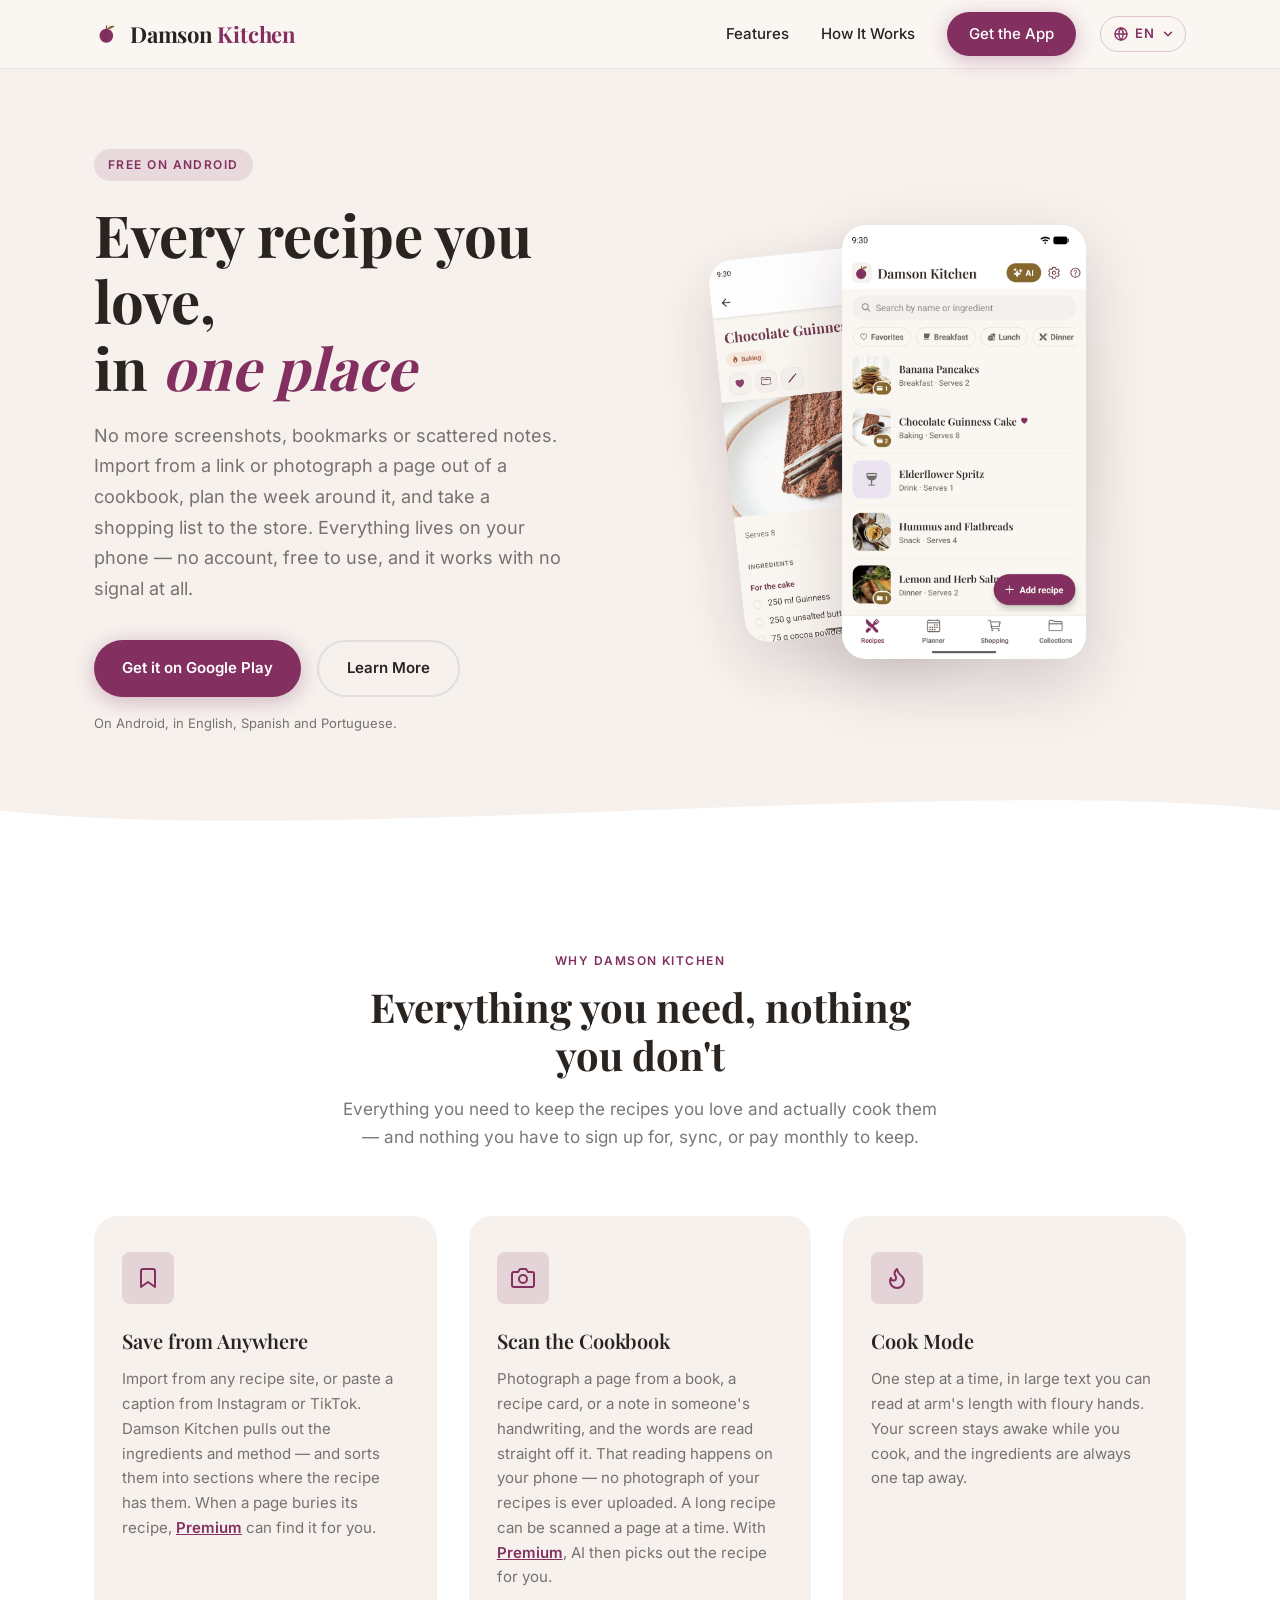
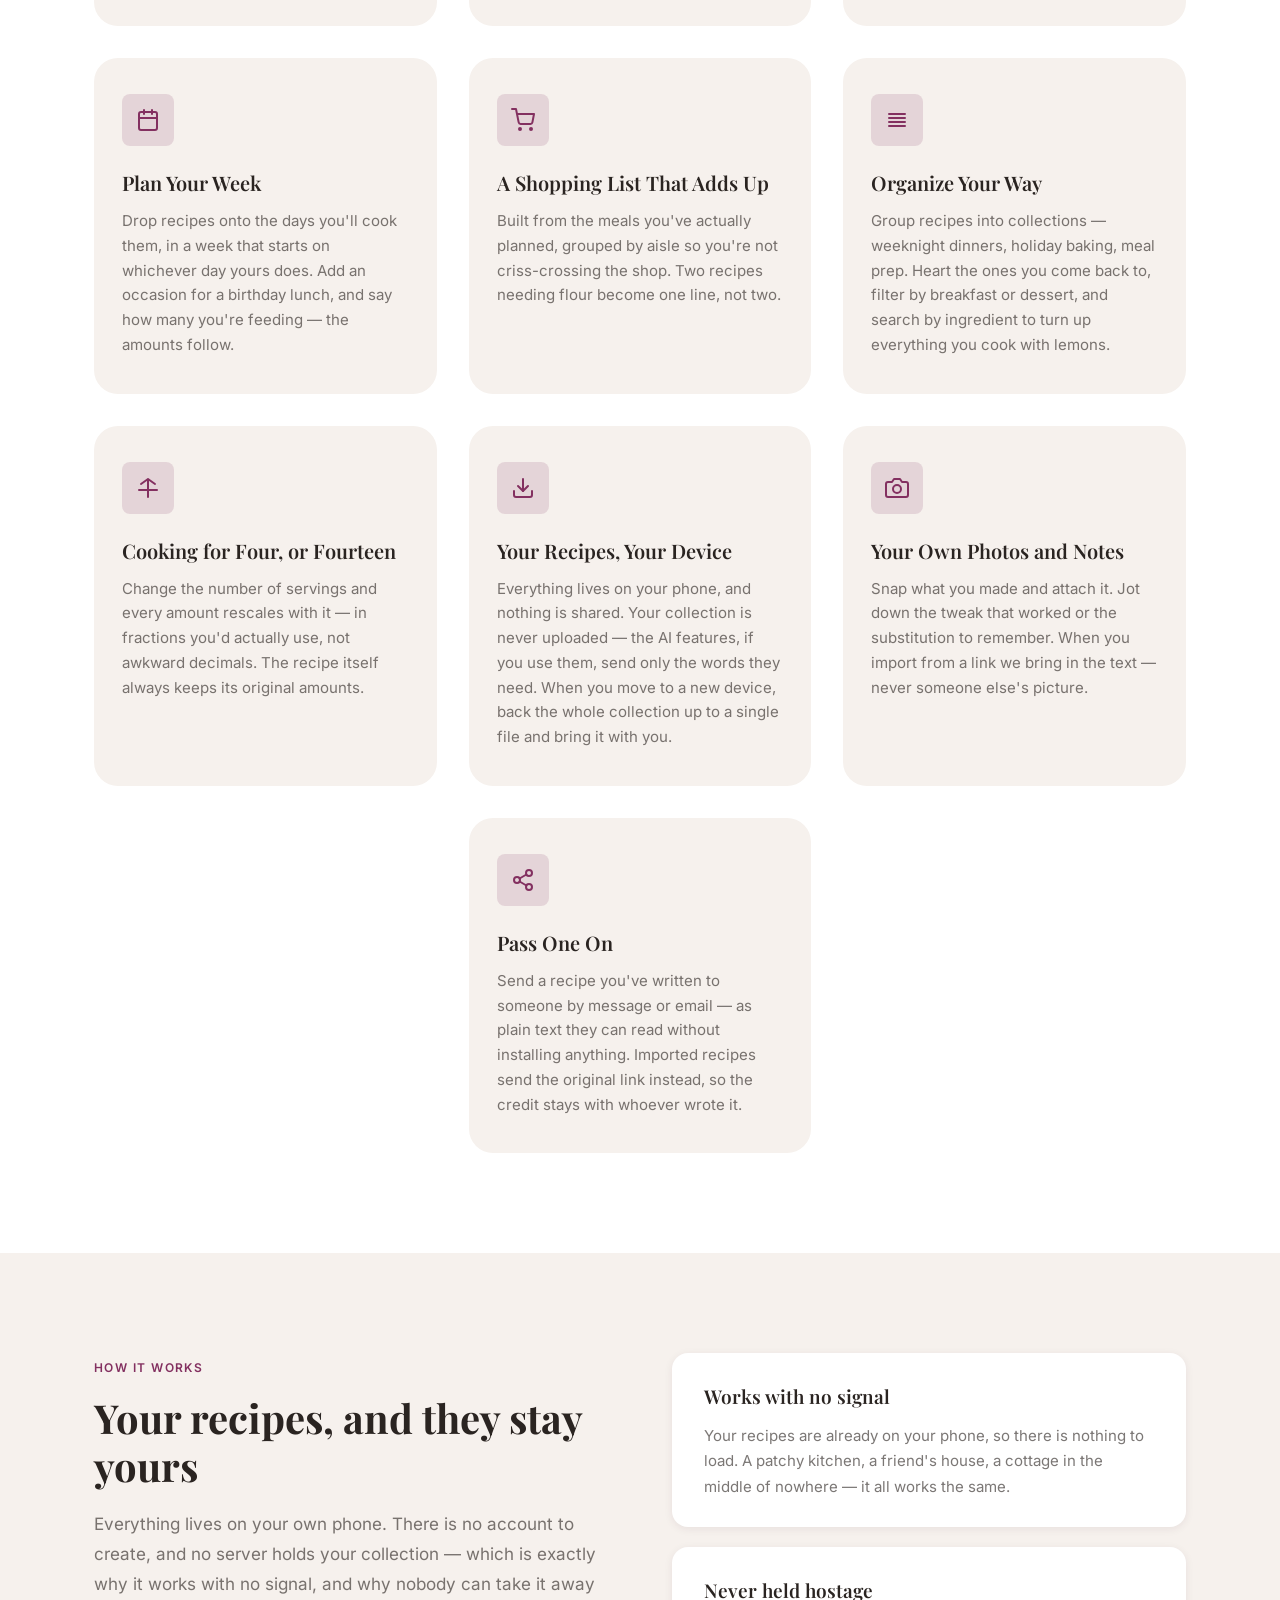
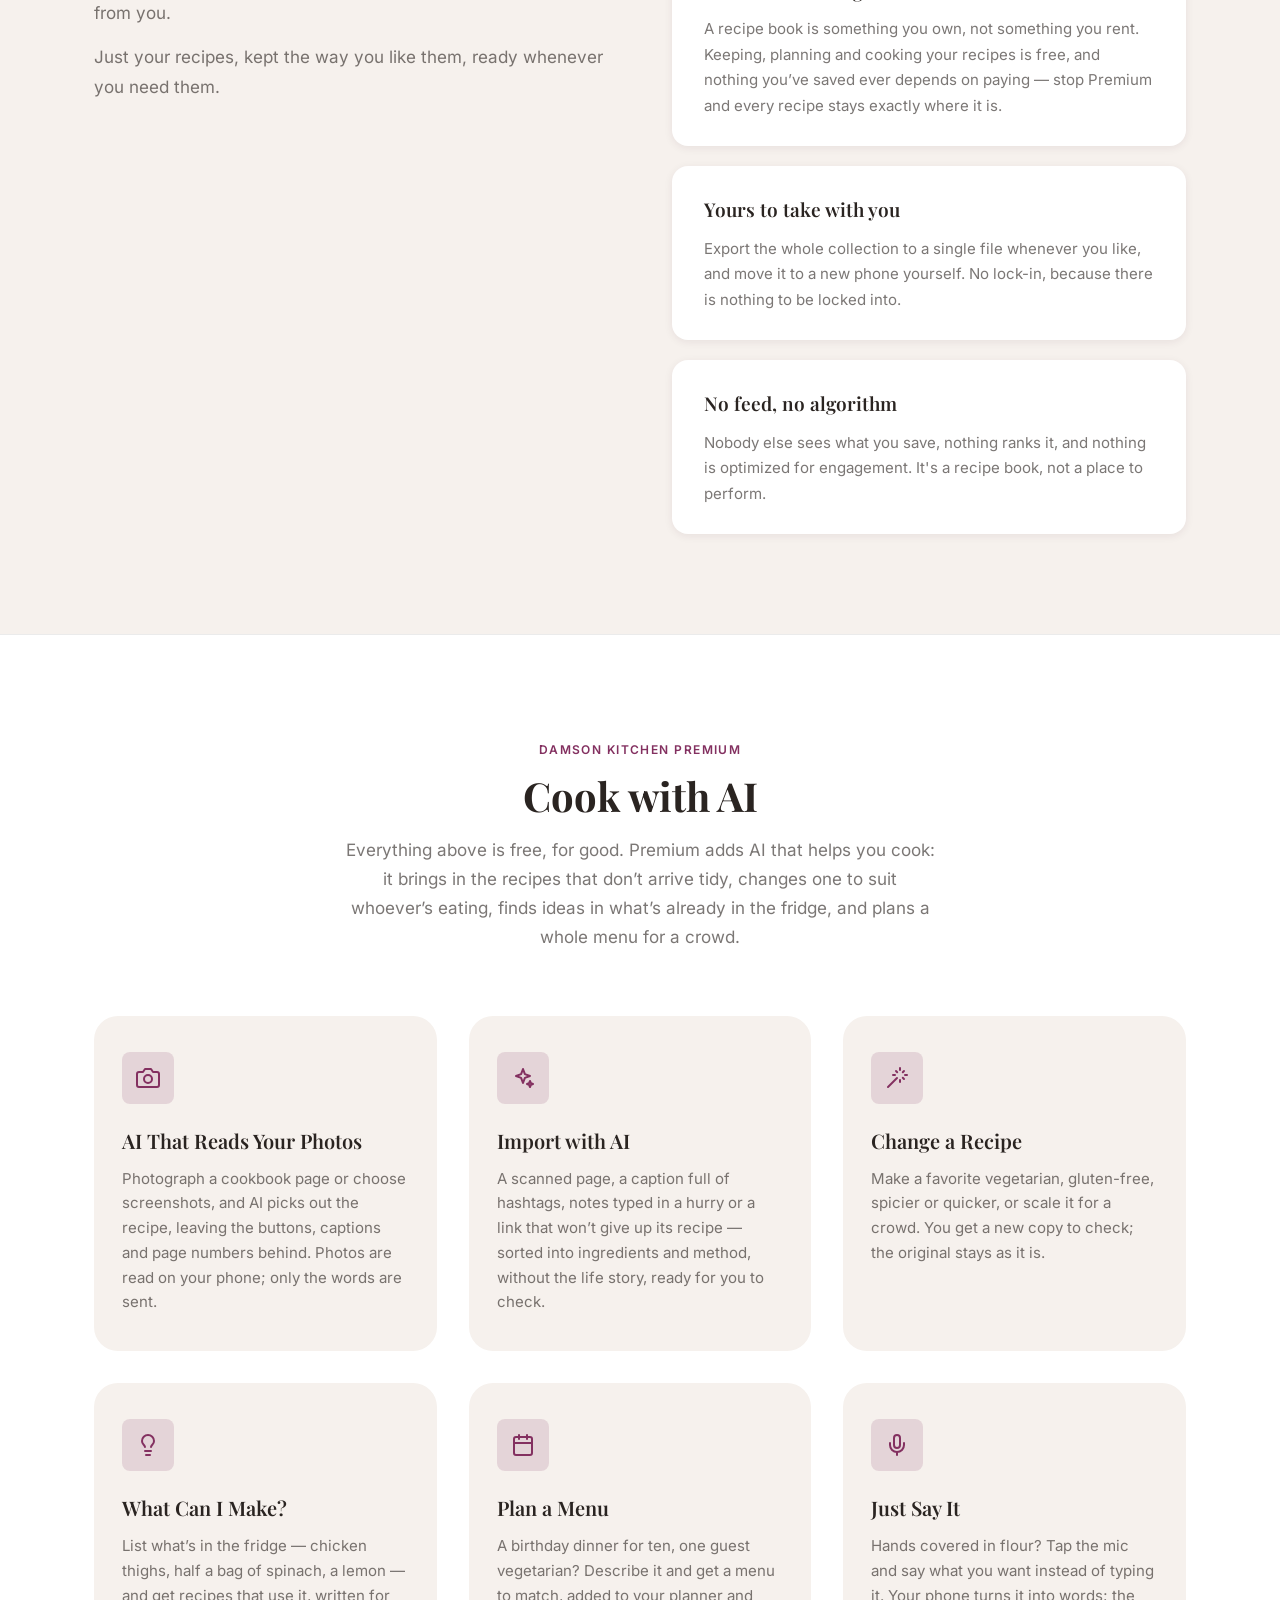
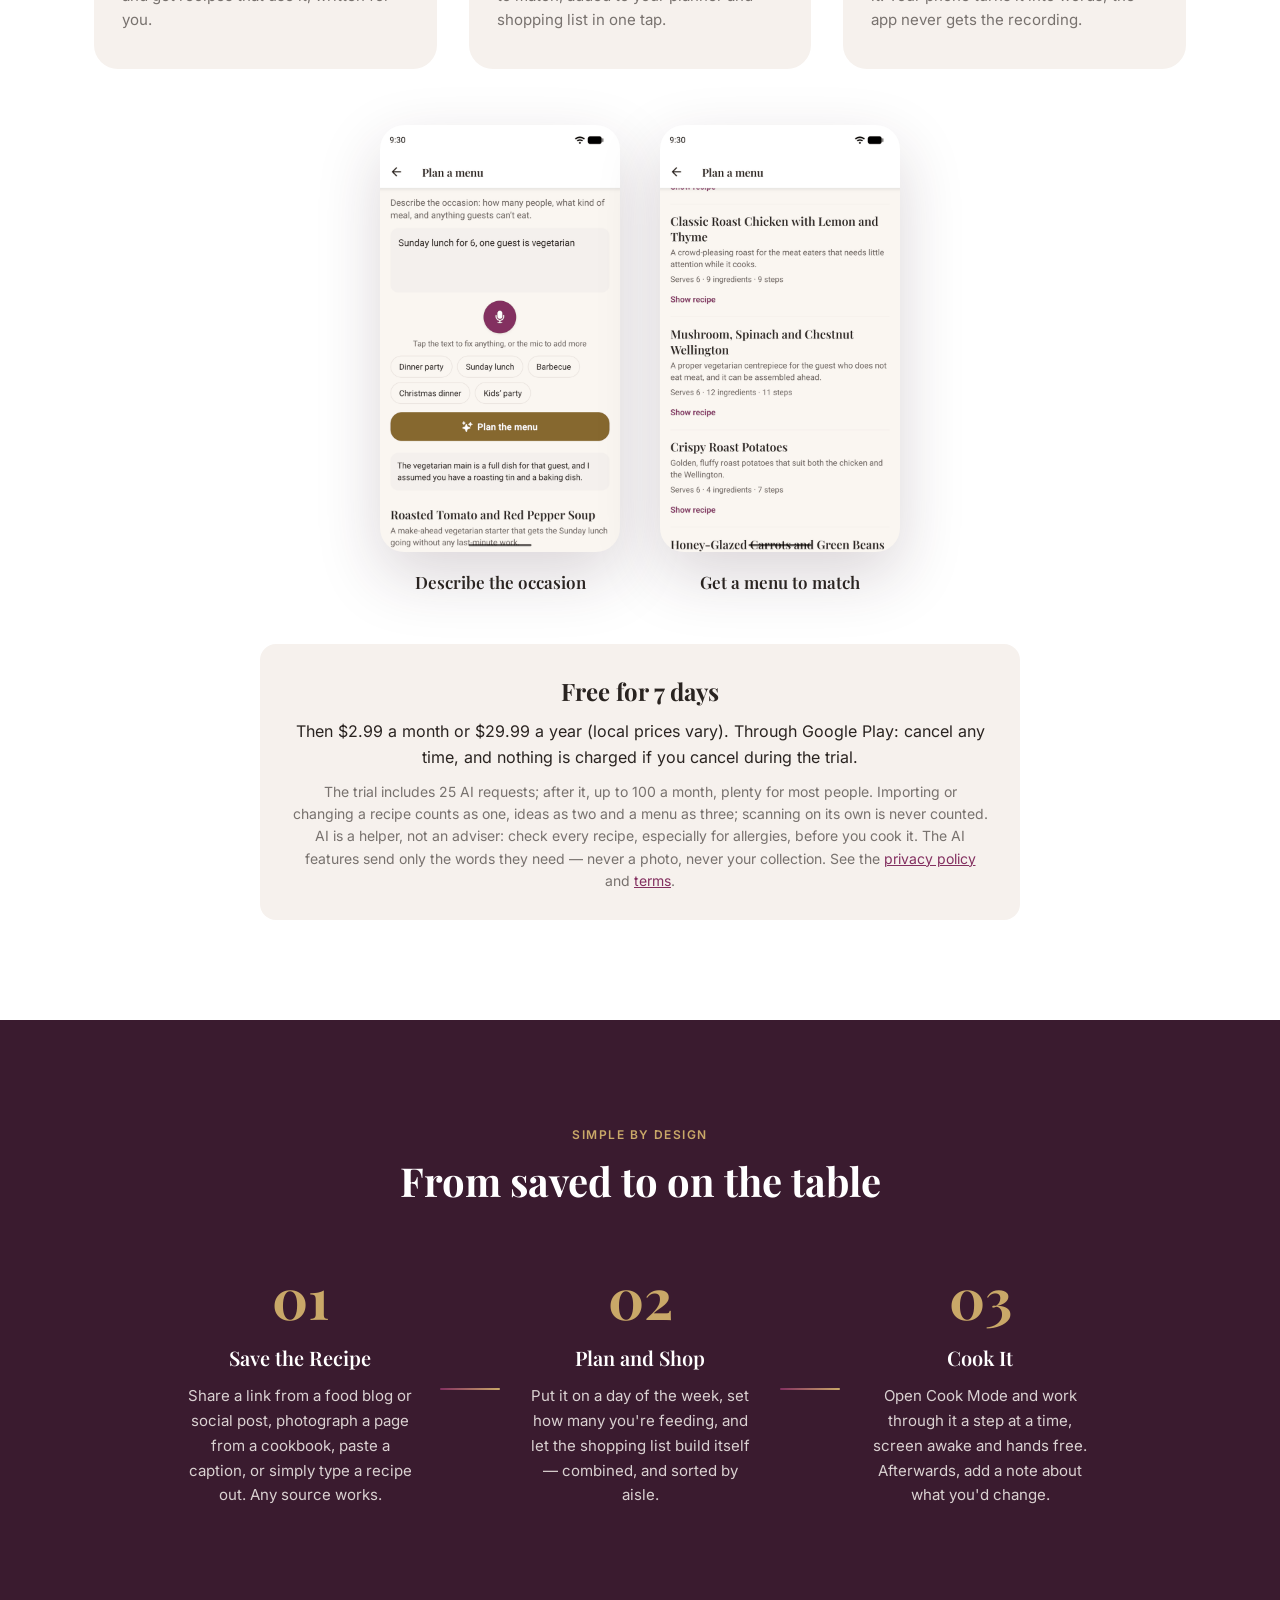
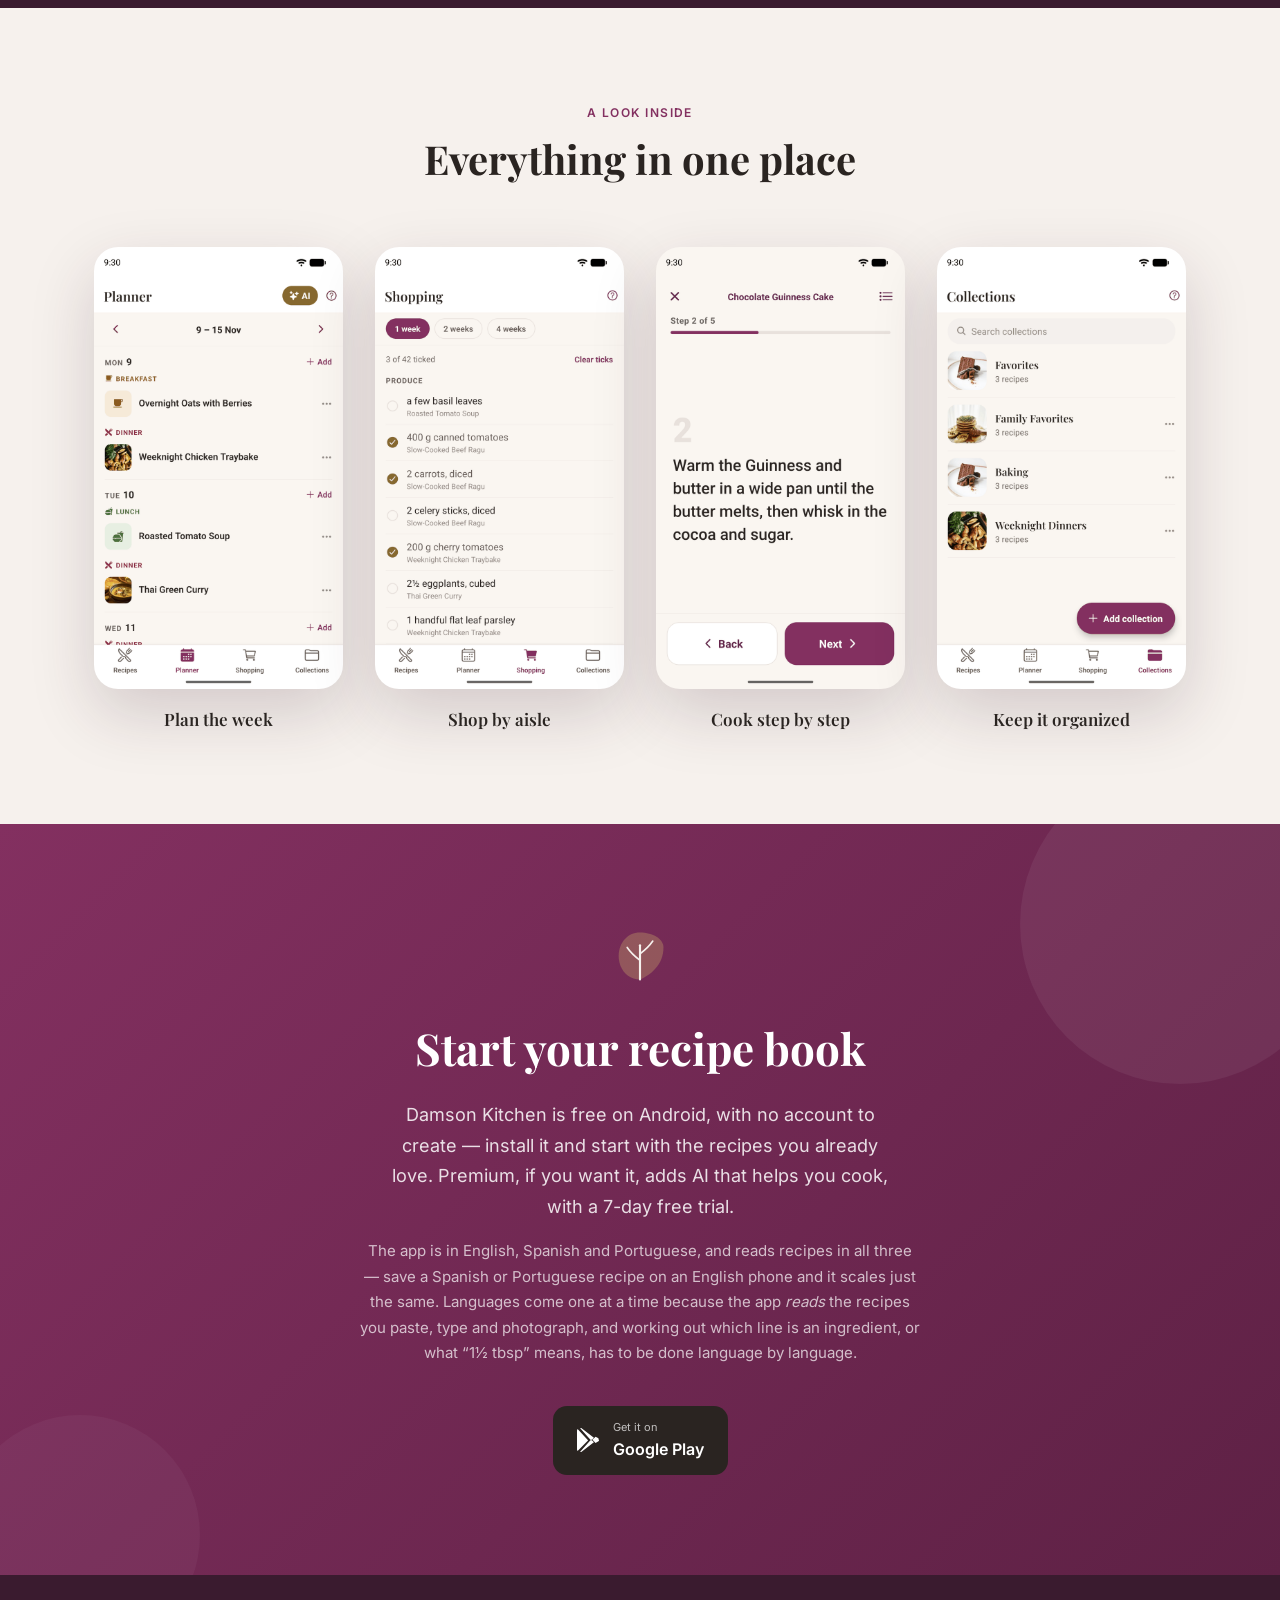
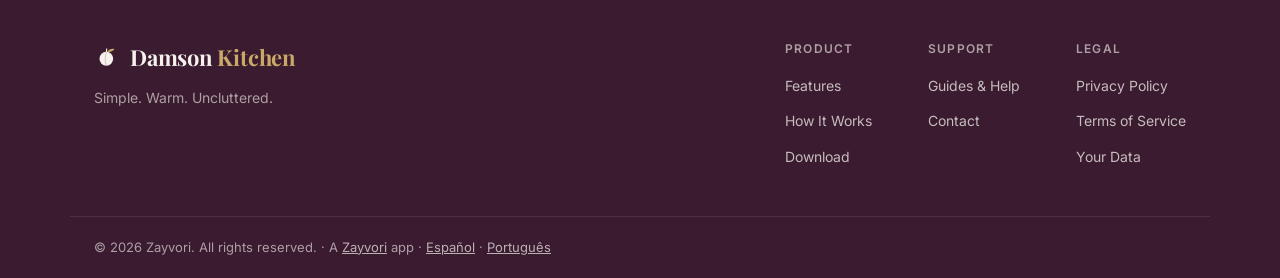
<file: index.html>
<!DOCTYPE html>
<html lang="en">
<head>
  <meta charset="UTF-8" />
  <meta name="viewport" content="width=device-width, initial-scale=1.0" />
  <!-- Send a Spanish- or Portuguese-speaking visitor to their page, but only on arrival from
       outside the site: moving around it (including choosing English from the language
       menu) is always respected, and ?lang=en forces English. Nothing is stored. -->
  <script>
    (function () {
      try {
        if (document.referrer.indexOf(location.origin) === 0) return;
        if (/[?&]lang=en(&|$)/.test(location.search)) return;
        var first = ((navigator.languages && navigator.languages[0]) || navigator.language || '').toLowerCase();
        var lang = first.slice(0, 2);
        if (lang !== 'es' && lang !== 'pt') return;
        var path = location.pathname === '/' || location.pathname === '/index.html' ? '/' : location.pathname;
        location.replace('/' + lang + path + location.hash);
      } catch (e) {}
    })();
  </script>
  <meta name="description" content="Damson Kitchen — your own private recipe book. Import recipes, plan the week, and build a shopping list. Everything stays on your phone." />
  <link rel="canonical" href="https://damsonkitchen.com/" />
  <link rel="alternate" hreflang="en" href="https://damsonkitchen.com/" />
  <link rel="alternate" hreflang="es" href="https://damsonkitchen.com/es/" />
  <link rel="alternate" hreflang="x-default" href="https://damsonkitchen.com/" />
  <meta property="og:type" content="website" />
  <meta property="og:site_name" content="Damson Kitchen" />
  <meta property="og:title" content="Damson Kitchen — Your Own Private Recipe Book" />
  <meta property="og:description" content="Import recipes, plan the week, and build a shopping list. Everything stays on your phone." />
  <meta property="og:image" content="https://damsonkitchen.com/assets/og-image.png" />
  <meta property="og:url" content="https://damsonkitchen.com/" />
  <meta name="twitter:card" content="summary_large_image" />
  <meta name="twitter:title" content="Damson Kitchen — Your Own Private Recipe Book" />
  <meta name="twitter:description" content="Import recipes, plan the week, and build a shopping list. Everything stays on your phone." />
  <meta name="twitter:image" content="https://damsonkitchen.com/assets/og-image.png" />
  <title>Damson Kitchen — Your Own Private Recipe Book</title>
  <script type="application/ld+json">
  {
    "@context": "https://schema.org",
    "@type": "SoftwareApplication",
    "name": "Damson Kitchen",
    "description": "Your own private recipe book. Import recipes from any website or social post, scan them from a cookbook page, plan your week, build a shopping list, and cook step by step — all stored only on your device.",
    "url": "https://damsonkitchen.com/",
    "installUrl": "https://play.google.com/store/apps/details?id=com.damsonkitchen.app",
    "downloadUrl": "https://play.google.com/store/apps/details?id=com.damsonkitchen.app",
    "applicationCategory": "LifestyleApplication",
    "operatingSystem": "Android",
    "offers": {
      "@type": "Offer",
      "price": "0",
      "priceCurrency": "GBP"
    },
    "screenshot": "https://damsonkitchen.com/assets/og-image.png",
    "image": "https://damsonkitchen.com/assets/favicon.svg"
  }
  </script>
  <link rel="icon" type="image/svg+xml" href="assets/favicon.svg" />
  <link rel="apple-touch-icon" href="assets/favicon.svg" />
  <link rel="stylesheet" href="styles.css" />
</head>
<body>

  <!-- NAV -->
  <header class="nav">
    <div class="nav__inner container">
      <a href="#" class="nav__logo" aria-label="Damson Kitchen — home">
        <svg class="brandmark" viewBox="0 0 32 32" xmlns="http://www.w3.org/2000/svg" aria-hidden="true" focusable="false"><g transform="translate(16,16) scale(0.28) translate(-53,-51)"><path d="M50 30C50.5 24 51 20 52 15" stroke="#833060" stroke-width="4.5" stroke-linecap="round" fill="none"/><ellipse cx="50" cy="59" rx="30" ry="31" fill="#833060"/><path d="M50 31C43.5 45 43.5 73 49 86" stroke="#5E2145" stroke-width="3.5" stroke-linecap="round" fill="none" opacity=".55"/><path d="M53 28C62 16 78 12 86 17 79 26 64 31 53 28Z" fill="#86682F"/></g></svg>
        <span class="nav__logo-text">Damson <em>Kitchen</em></span>
      </a>
      <nav class="nav__links">
        <a href="#features">Features</a>
        <a href="#how-it-works">How It Works</a>
        <a href="https://play.google.com/store/apps/details?id=com.damsonkitchen.app" class="btn btn--primary btn--sm" target="_blank" rel="noopener">Get the App</a>
      </nav>
      <details class="nav__lang">
        <summary aria-label="Language / Idioma" title="Language / Idioma"><svg viewBox="0 0 24 24" fill="none" stroke="currentColor" stroke-width="2" stroke-linecap="round" stroke-linejoin="round" aria-hidden="true" focusable="false"><circle cx="12" cy="12" r="9"/><path d="M3 12h18M12 3a14 14 0 0 1 0 18M12 3a14 14 0 0 0 0 18"/></svg><span>EN</span><svg class="nav__lang-caret" viewBox="0 0 24 24" fill="none" stroke="currentColor" stroke-width="2.5" stroke-linecap="round" stroke-linejoin="round" aria-hidden="true" focusable="false"><path d="M6 9l6 6 6-6"/></svg></summary>
        <ul class="nav__lang-menu">
          <li><a href="/" lang="en" hreflang="en" aria-current="true">English</a></li>
          <li><a href="/es/" lang="es" hreflang="es">Español</a></li>
          <li><a href="/pt/" lang="pt" hreflang="pt">Português</a></li>
        </ul>
      </details>
      <button class="nav__hamburger" aria-label="Open menu">
        <span></span><span></span><span></span>
      </button>
    </div>
  </header>

  <!-- HERO -->
  <section class="hero">
    <div class="container hero__inner">
      <div class="hero__text">
        <span class="hero__eyebrow">Free on Android</span>
        <h1 class="hero__headline">Every recipe you love,<br/>in <em>one place</em></h1>
        <p class="hero__sub">No more screenshots, bookmarks or scattered notes. Import from a link or photograph a page out of a cookbook, plan the week around it, and take a shopping list to the store. Everything lives on your phone — no account, free to use, and it works with no signal at all.</p>
        <div class="hero__ctas">
          <a href="https://play.google.com/store/apps/details?id=com.damsonkitchen.app" class="btn btn--primary" target="_blank" rel="noopener">Get it on Google Play</a>
          <a href="#features" class="btn btn--ghost">Learn More</a>
        </div>
        <p class="hero__note">On Android, in English, Spanish and Portuguese.</p>
      </div>
      <div class="hero__phone">
        <div class="shot-stack">
          <img src="assets/shots/detail.png" alt="" class="shot shot--back" width="1080" height="1920">
          <img src="assets/shots/recipes.png" alt="The Damson Kitchen recipe list, showing saved recipes with photos, meal types and serving sizes" class="shot shot--front" width="1080" height="1920">
        </div>
        <div class="hero__blob" aria-hidden="true"></div>
      </div>
    </div>
    <div class="hero__wave">
      <svg viewBox="0 0 1440 80" preserveAspectRatio="none" xmlns="http://www.w3.org/2000/svg">
        <path d="M0,40 C360,80 1080,0 1440,40 L1440,80 L0,80 Z" fill="#ffffff"/>
      </svg>
    </div>
  </section>

  <!-- FEATURES -->
  <section class="features" id="features">
    <div class="container">
      <div class="section-header">
        <span class="section-eyebrow">Why Damson Kitchen</span>
        <h2>Everything you need, nothing you don't</h2>
        <p>Everything you need to keep the recipes you love and actually cook them — and nothing you have to sign up for, sync, or pay monthly to keep.</p>
      </div>
      <div class="features__grid">
        <div class="feature-card">
          <div class="feature-card__icon">
            <svg viewBox="0 0 24 24" fill="none" stroke="currentColor" stroke-width="2" stroke-linecap="round" stroke-linejoin="round">
              <path d="M19 21l-7-5-7 5V5a2 2 0 0 1 2-2h10a2 2 0 0 1 2 2z"/>
            </svg>
          </div>
          <h3>Save from Anywhere</h3>
          <p>Import from any recipe site, or paste a caption from Instagram or TikTok. Damson Kitchen pulls out the ingredients and method — and sorts them into sections where the recipe has them. When a page buries its recipe, <a href="#premium">Premium</a> can find it for you.</p>
        </div>
        <div class="feature-card">
          <div class="feature-card__icon">
            <svg viewBox="0 0 24 24" fill="none" stroke="currentColor" stroke-width="2" stroke-linecap="round" stroke-linejoin="round">
              <path d="M23 19a2 2 0 0 1-2 2H3a2 2 0 0 1-2-2V8a2 2 0 0 1 2-2h4l2-3h6l2 3h4a2 2 0 0 1 2 2z"/>
              <circle cx="12" cy="13" r="4"/>
            </svg>
          </div>
          <h3>Scan the Cookbook</h3>
          <p>Photograph a page from a book, a recipe card, or a note in someone's handwriting, and the words are read straight off it. That reading happens on your phone — no photograph of your recipes is ever uploaded. A long recipe can be scanned a page at a time. With <a href="#premium">Premium</a>, AI then picks out the recipe for you.</p>
        </div>
        <div class="feature-card">
          <div class="feature-card__icon">
            <svg viewBox="0 0 24 24" fill="none" stroke="currentColor" stroke-width="2" stroke-linecap="round" stroke-linejoin="round">
              <path d="M8.5 14.5A2.5 2.5 0 0 0 11 12c0-1.38-.5-2-1-3-1.072-2.143-.224-4.054 2-6 .5 2.5 2 4.9 4 6.5 2 1.6 3 3.5 3 5.5a7 7 0 1 1-14 0c0-1.153.433-2.294 1-3a2.5 2.5 0 0 0 2.5 2.5z"/>
            </svg>
          </div>
          <h3>Cook Mode</h3>
          <p>One step at a time, in large text you can read at arm's length with floury hands. Your screen stays awake while you cook, and the ingredients are always one tap away.</p>
        </div>
        <div class="feature-card">
          <div class="feature-card__icon">
            <svg viewBox="0 0 24 24" fill="none" stroke="currentColor" stroke-width="2" stroke-linecap="round" stroke-linejoin="round">
              <rect x="3" y="4" width="18" height="18" rx="2"/><path d="M16 2v4M8 2v4M3 10h18"/>
            </svg>
          </div>
          <h3>Plan Your Week</h3>
          <p>Drop recipes onto the days you'll cook them, in a week that starts on whichever day yours does. Add an occasion for a birthday lunch, and say how many you're feeding — the amounts follow.</p>
        </div>
        <div class="feature-card">
          <div class="feature-card__icon">
            <svg viewBox="0 0 24 24" fill="none" stroke="currentColor" stroke-width="2" stroke-linecap="round" stroke-linejoin="round">
              <circle cx="9" cy="21" r="1"/><circle cx="20" cy="21" r="1"/><path d="M1 1h4l2.68 13.39a2 2 0 0 0 2 1.61h9.72a2 2 0 0 0 2-1.61L23 6H6"/>
            </svg>
          </div>
          <h3>A Shopping List That Adds Up</h3>
          <p>Built from the meals you've actually planned, grouped by aisle so you're not criss-crossing the shop. Two recipes needing flour become one line, not two.</p>
        </div>
        <div class="feature-card">
          <div class="feature-card__icon">
            <svg viewBox="0 0 24 24" fill="none" stroke="currentColor" stroke-width="2" stroke-linecap="round" stroke-linejoin="round">
              <path d="M4 6h16M4 10h16M4 14h16M4 18h16"/>
            </svg>
          </div>
          <h3>Organize Your Way</h3>
          <p>Group recipes into collections — weeknight dinners, holiday baking, meal prep. Heart the ones you come back to, filter by breakfast or dessert, and search by ingredient to turn up everything you cook with lemons.</p>
        </div>
        <div class="feature-card">
          <div class="feature-card__icon">
            <svg viewBox="0 0 24 24" fill="none" stroke="currentColor" stroke-width="2" stroke-linecap="round" stroke-linejoin="round">
              <path d="M12 3v18M5 8l7-5 7 5"/><path d="M3 14h18"/>
            </svg>
          </div>
          <h3>Cooking for Four, or Fourteen</h3>
          <p>Change the number of servings and every amount rescales with it — in fractions you'd actually use, not awkward decimals. The recipe itself always keeps its original amounts.</p>
        </div>
        <div class="feature-card">
          <div class="feature-card__icon">
            <svg viewBox="0 0 24 24" fill="none" stroke="currentColor" stroke-width="2" stroke-linecap="round" stroke-linejoin="round">
              <path d="M21 15v4a2 2 0 0 1-2 2H5a2 2 0 0 1-2-2v-4"/><path d="M7 10l5 5 5-5"/><path d="M12 15V3"/>
            </svg>
          </div>
          <h3>Your Recipes, Your Device</h3>
          <p>Everything lives on your phone, and nothing is shared. Your collection is never uploaded — the AI features, if you use them, send only the words they need. When you move to a new device, back the whole collection up to a single file and bring it with you.</p>
        </div>
        <div class="feature-card">
          <div class="feature-card__icon">
            <svg viewBox="0 0 24 24" fill="none" stroke="currentColor" stroke-width="2" stroke-linecap="round" stroke-linejoin="round">
              <path d="M23 19a2 2 0 0 1-2 2H3a2 2 0 0 1-2-2V8a2 2 0 0 1 2-2h4l2-3h6l2 3h4a2 2 0 0 1 2 2z"/><circle cx="12" cy="13" r="4"/>
            </svg>
          </div>
          <h3>Your Own Photos and Notes</h3>
          <p>Snap what you made and attach it. Jot down the tweak that worked or the substitution to remember. When you import from a link we bring in the text — never someone else's picture.</p>
        </div>
        <div class="feature-card">
          <div class="feature-card__icon">
            <svg viewBox="0 0 24 24" fill="none" stroke="currentColor" stroke-width="2" stroke-linecap="round" stroke-linejoin="round">
              <circle cx="18" cy="5" r="3"/><circle cx="6" cy="12" r="3"/><circle cx="18" cy="19" r="3"/><path d="M8.59 13.51l6.83 3.98M15.41 6.51L8.59 10.49"/>
            </svg>
          </div>
          <h3>Pass One On</h3>
          <p>Send a recipe you've written to someone by message or email — as plain text they can read without installing anything. Imported recipes send the original link instead, so the credit stays with whoever wrote it.</p>
        </div>
      </div>
    </div>
  </section>

  <!-- PHILOSOPHY -->
  <section class="philosophy">
    <div class="container">
      <div class="philosophy__inner">
        <div class="philosophy__story">
          <span class="section-eyebrow">How It Works</span>
          <h2>Your recipes, and they stay yours</h2>
          <p>Everything lives on your own phone. There is no account to create, and no server holds your collection — which is exactly why it works with no signal, and why nobody can take it away from you.</p>
          <p>Just your recipes, kept the way you like them, ready whenever you need them.</p>
        </div>
        <div class="philosophy__values">
          <div class="philosophy__value">
            <h3>Works with no signal</h3>
            <p>Your recipes are already on your phone, so there is nothing to load. A patchy kitchen, a friend's house, a cottage in the middle of nowhere — it all works the same.</p>
          </div>
          <div class="philosophy__value">
            <h3>Never held hostage</h3>
            <p>A recipe book is something you own, not something you rent. Keeping, planning and cooking your recipes is free, and nothing you’ve saved ever depends on paying — stop Premium and every recipe stays exactly where it is.</p>
          </div>
          <div class="philosophy__value">
            <h3>Yours to take with you</h3>
            <p>Export the whole collection to a single file whenever you like, and move it to a new phone yourself. No lock-in, because there is nothing to be locked into.</p>
          </div>
          <div class="philosophy__value">
            <h3>No feed, no algorithm</h3>
            <p>Nobody else sees what you save, nothing ranks it, and nothing is optimized for engagement. It's a recipe book, not a place to perform.</p>
          </div>
        </div>
      </div>
    </div>
  </section>

  <!-- PREMIUM -->
  <section class="features premium" id="premium">
    <div class="container">
      <div class="section-header">
        <span class="section-eyebrow">Damson Kitchen Premium</span>
        <h2>Cook with AI</h2>
        <p>Everything above is free, for good. Premium adds AI that helps you cook: it brings in the recipes that don’t arrive tidy, changes one to suit whoever’s eating, finds ideas in what’s already in the fridge, and plans a whole menu for a crowd.</p>
      </div>
      <div class="features__grid">
        <div class="feature-card">
          <div class="feature-card__icon">
            <svg viewBox="0 0 24 24" fill="none" stroke="currentColor" stroke-width="2" stroke-linecap="round" stroke-linejoin="round">
              <path d="M23 19a2 2 0 0 1-2 2H3a2 2 0 0 1-2-2V8a2 2 0 0 1 2-2h4l2-3h6l2 3h4a2 2 0 0 1 2 2z"/><circle cx="12" cy="13" r="4"/>
            </svg>
          </div>
          <h3>AI That Reads Your Photos</h3>
          <p>Photograph a cookbook page or choose screenshots, and AI picks out the recipe, leaving the buttons, captions and page numbers behind. Photos are read on your phone; only the words are sent.</p>
        </div>
        <div class="feature-card">
          <div class="feature-card__icon">
            <svg viewBox="0 0 24 24" fill="none" stroke="currentColor" stroke-width="2" stroke-linecap="round" stroke-linejoin="round">
              <path d="M12 3l1.9 5.1L19 10l-5.1 1.9L12 17l-1.9-5.1L5 10l5.1-1.9z"/><path d="M19 15l.9 2.1L22 18l-2.1.9L19 21l-.9-2.1L16 18l2.1-.9z"/>
            </svg>
          </div>
          <h3>Import with AI</h3>
          <p>A scanned page, a caption full of hashtags, notes typed in a hurry or a link that won’t give up its recipe — sorted into ingredients and method, without the life story, ready for you to check.</p>
        </div>
        <div class="feature-card">
          <div class="feature-card__icon">
            <svg viewBox="0 0 24 24" fill="none" stroke="currentColor" stroke-width="2" stroke-linecap="round" stroke-linejoin="round">
              <path d="m3 21 9-9"/><path d="M15 4V2"/><path d="M15 16v-2"/><path d="M8 9h2"/><path d="M20 9h2"/><path d="M17.8 11.8 19 13"/><path d="M17.8 6.2 19 5"/><path d="M12.2 6.2 11 5"/>
            </svg>
          </div>
          <h3>Change a Recipe</h3>
          <p>Make a favorite vegetarian, gluten-free, spicier or quicker, or scale it for a crowd. You get a new copy to check; the original stays as it is.</p>
        </div>
        <div class="feature-card">
          <div class="feature-card__icon">
            <svg viewBox="0 0 24 24" fill="none" stroke="currentColor" stroke-width="2" stroke-linecap="round" stroke-linejoin="round">
              <path d="M15 14c.2-1 .7-1.7 1.5-2.5 1-.9 1.5-2.2 1.5-3.5A6 6 0 0 0 6 8c0 1 .2 2.2 1.5 3.5.7.7 1.3 1.5 1.5 2.5"/><path d="M9 18h6"/><path d="M10 22h4"/>
            </svg>
          </div>
          <h3>What Can I Make?</h3>
          <p>List what’s in the fridge — chicken thighs, half a bag of spinach, a lemon — and get recipes that use it, written for you.</p>
        </div>
        <div class="feature-card">
          <div class="feature-card__icon">
            <svg viewBox="0 0 24 24" fill="none" stroke="currentColor" stroke-width="2" stroke-linecap="round" stroke-linejoin="round">
              <rect x="3" y="4" width="18" height="18" rx="2"/><path d="M16 2v4"/><path d="M8 2v4"/><path d="M3 10h18"/>
            </svg>
          </div>
          <h3>Plan a Menu</h3>
          <p>A birthday dinner for ten, one guest vegetarian? Describe it and get a menu to match, added to your planner and shopping list in one tap.</p>
        </div>
        <div class="feature-card">
          <div class="feature-card__icon">
            <svg viewBox="0 0 24 24" fill="none" stroke="currentColor" stroke-width="2" stroke-linecap="round" stroke-linejoin="round">
              <path d="M12 2a3 3 0 0 0-3 3v7a3 3 0 0 0 6 0V5a3 3 0 0 0-3-3z"/><path d="M19 10v2a7 7 0 0 1-14 0v-2"/><path d="M12 19v3"/>
            </svg>
          </div>
          <h3>Just Say It</h3>
          <p>Hands covered in flour? Tap the mic and say what you want instead of typing it. Your phone turns it into words; the app never gets the recording.</p>
        </div>
      </div>
      <div class="premium__shots">
        <figure class="gallery__item">
          <img src="assets/shots/menu.png" alt="Plan a menu, with the request “Sunday lunch for 6, one guest is vegetarian” typed in and a note about the vegetarian main" class="shot" width="1080" height="1920" loading="lazy">
          <figcaption>Describe the occasion</figcaption>
        </figure>
        <figure class="gallery__item">
          <img src="assets/shots/menu-dishes.png" alt="The dishes of the planned menu, a roast chicken and a vegetarian Wellington among them, each serving 6" class="shot" width="1080" height="1920" loading="lazy">
          <figcaption>Get a menu to match</figcaption>
        </figure>
      </div>
      <div class="premium__terms">
        <h3>Free for 7 days</h3>
        <p>Then $2.99 a month or $29.99 a year (local prices vary). Through Google Play: cancel any time, and nothing is charged if you cancel during the trial.</p>
        <p class="premium__small">The trial includes 25 AI requests; after it, up to 100 a month, plenty for most people. Importing or changing a recipe counts as one, ideas as two and a menu as three; scanning on its own is never counted. AI is a helper, not an adviser: check every recipe, especially for allergies, before you cook it. The AI features send only the words they need — never a photo, never your collection. See the <a href="privacy.html#ai-import">privacy policy</a> and <a href="terms.html#ai">terms</a>.</p>
      </div>
    </div>
  </section>

  <!-- HOW IT WORKS -->
  <section class="how-it-works" id="how-it-works">
    <div class="container">
      <div class="section-header section-header--light">
        <span class="section-eyebrow section-eyebrow--light">Simple by Design</span>
        <h2>From saved to on the table</h2>
      </div>
      <div class="steps">
        <div class="step">
          <div class="step__number">01</div>
          <div class="step__content">
            <h3>Save the Recipe</h3>
            <p>Share a link from a food blog or social post, photograph a page from a cookbook, paste a caption, or simply type a recipe out. Any source works.</p>
          </div>
        </div>
        <div class="step__connector" aria-hidden="true"></div>
        <div class="step">
          <div class="step__number">02</div>
          <div class="step__content">
            <h3>Plan and Shop</h3>
            <p>Put it on a day of the week, set how many you're feeding, and let the shopping list build itself — combined, and sorted by aisle.</p>
          </div>
        </div>
        <div class="step__connector" aria-hidden="true"></div>
        <div class="step">
          <div class="step__number">03</div>
          <div class="step__content">
            <h3>Cook It</h3>
            <p>Open Cook Mode and work through it a step at a time, screen awake and hands free. Afterwards, add a note about what you'd change.</p>
          </div>
        </div>
      </div>
    </div>
  </section>

  <!-- SCREENSHOTS -->
  <section class="gallery">
    <div class="container">
      <div class="section-header">
        <span class="section-eyebrow">A Look Inside</span>
        <h2>Everything in one place</h2>
      </div>
      <div class="gallery__strip">
        <figure class="gallery__item">
          <img src="assets/shots/planner.png" alt="The meal planner, showing recipes placed on days of the week under breakfast, lunch and dinner headings" class="shot" width="1080" height="1920" loading="lazy">
          <figcaption>Plan the week</figcaption>
        </figure>
        <figure class="gallery__item">
          <img src="assets/shots/shopping.png" alt="The shopping list, grouped by supermarket aisle with items ticked off" class="shot" width="1080" height="1920" loading="lazy">
          <figcaption>Shop by aisle</figcaption>
        </figure>
        <figure class="gallery__item">
          <img src="assets/shots/cookmode.png" alt="Cook Mode, showing a single recipe step in large text with a progress bar" class="shot" width="1080" height="1920" loading="lazy">
          <figcaption>Cook step by step</figcaption>
        </figure>
        <figure class="gallery__item">
          <img src="assets/shots/collections.png" alt="Collections, showing Favorites alongside named groups of recipes" class="shot" width="1080" height="1920" loading="lazy">
          <figcaption>Keep it organized</figcaption>
        </figure>
      </div>
    </div>
  </section>

  <!-- DOWNLOAD CTA -->
  <section class="download" id="download">
    <div class="container download__inner">
      <div class="download__leaf-icon" aria-hidden="true">
        <svg viewBox="0 0 60 60" fill="none" xmlns="http://www.w3.org/2000/svg">
          <path d="M30 8C18 8 10 18 10 30C10 42 18 52 30 52C30 52 52 44 52 22C52 14 42 8 30 8Z" fill="#C9A868" opacity="0.35"/>
          <path d="M30 52C30 52 30 30 30 20" stroke="#F6F1ED" stroke-width="2" stroke-linecap="round"/>
          <path d="M30 34C30 34 22 28 18 22" stroke="#F6F1ED" stroke-width="1.5" stroke-linecap="round"/>
          <path d="M30 28C30 28 38 22 42 16" stroke="#F6F1ED" stroke-width="1.5" stroke-linecap="round"/>
        </svg>
      </div>
      <h2>Start your recipe book</h2>
      <p>Damson Kitchen is free on Android, with no account to create — install it and start with the recipes you already love. Premium, if you want it, adds AI that helps you cook, with a 7-day free trial.</p>
      <p class="download__note">The app is in English, Spanish and Portuguese, and reads recipes in all three — save a Spanish or Portuguese recipe on an English phone and it scales just the same. Languages come one at a time because the app <em>reads</em> the recipes you paste, type and photograph, and working out which line is an ingredient, or what &ldquo;1&frac12; tbsp&rdquo; means, has to be done language by language.</p>
      <div class="download__badges">
        <a href="https://play.google.com/store/apps/details?id=com.damsonkitchen.app" class="store-badge" target="_blank" rel="noopener" aria-label="Get Damson Kitchen on Google Play">
          <svg viewBox="0 0 24 24" fill="currentColor" aria-hidden="true">
            <path d="M3.18 23.76c.33.19.71.24 1.08.14l12.64-9.73-2.79-2.79L3.18 23.76zM.49 1.17C.18 1.52 0 2.04 0 2.7v18.6c0 .66.18 1.18.49 1.52l.08.08L11 12.49v-.24L.57 1.09l-.08.08zM21.46 10.35l-2.9-1.67-3.12 3.12 3.12 3.13 2.92-1.68c.83-.48.83-1.25-.02-1.9zM4.26.09L16.9 9.83l-2.79 2.79L3.18.24C3.51.06 3.93.1 4.26.09z"/>
          </svg>
          <div>
            <small>Get it on</small>
            <strong>Google Play</strong>
          </div>
        </a>
      </div>
    </div>
  </section>

  <!-- FOOTER -->
  <footer class="footer">
    <div class="container footer__inner">
      <div class="footer__brand">
        <a href="#" class="nav__logo" aria-label="Damson Kitchen — home">
          <svg class="brandmark" viewBox="0 0 32 32" xmlns="http://www.w3.org/2000/svg" aria-hidden="true" focusable="false"><g transform="translate(16,16) scale(0.28) translate(-53,-51)"><path d="M50 30C50.5 24 51 20 52 15" stroke="#F6F1ED" stroke-width="4.5" stroke-linecap="round" fill="none"/><ellipse cx="50" cy="59" rx="30" ry="31" fill="#F6F1ED"/><path d="M50 31C43.5 45 43.5 73 49 86" stroke="#833060" stroke-width="3.5" stroke-linecap="round" fill="none" opacity=".34"/><path d="M53 28C62 16 78 12 86 17 79 26 64 31 53 28Z" fill="#C9A868"/></g></svg>
          <span class="nav__logo-text">Damson <em>Kitchen</em></span>
        </a>
        <p>Simple. Warm. Uncluttered.</p>
      </div>
      <div class="footer__links">
        <div class="footer__col">
          <h4>Product</h4>
          <a href="#features">Features</a>
          <a href="#how-it-works">How It Works</a>
          <a href="#download">Download</a>
        </div>
        <div class="footer__col">
          <h4>Support</h4>
          <a href="help.html">Guides &amp; Help</a>
          <a href="mailto:support@zayvori.com">Contact</a>
        </div>
        <div class="footer__col">
          <h4>Legal</h4>
          <a href="privacy.html">Privacy Policy</a>
          <a href="terms.html">Terms of Service</a>
          <a href="delete-account.html">Your Data</a>
        </div>
      </div>
    </div>
    <div class="footer__bottom container">
      <p>&copy; 2026 Zayvori. All rights reserved. · A <a href="https://zayvori.com" target="_blank" rel="noopener">Zayvori</a> app · <a href="/es/" lang="es" hreflang="es">Español</a> · <a href="/pt/" lang="pt" hreflang="pt">Português</a></p>
    </div>
  </footer>

  <script src="script.js"></script>
</body>
</html>
</file>
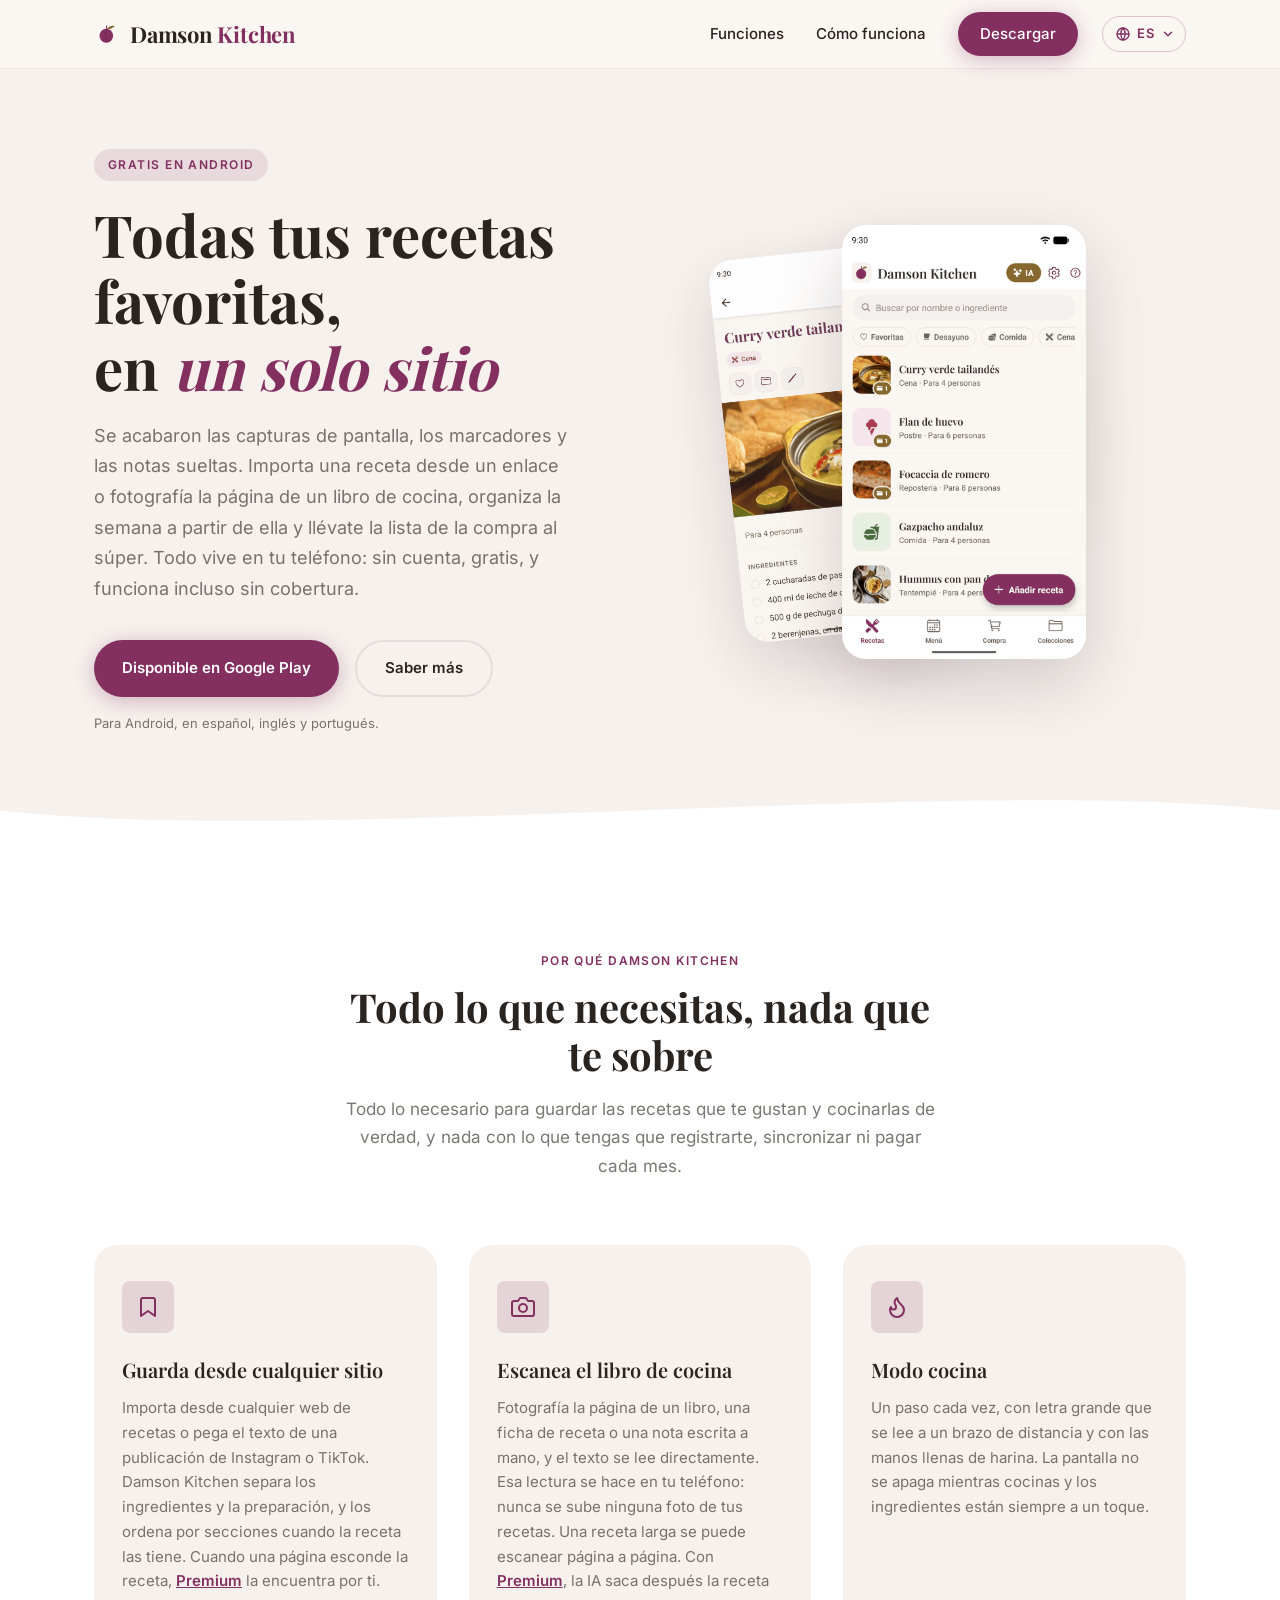
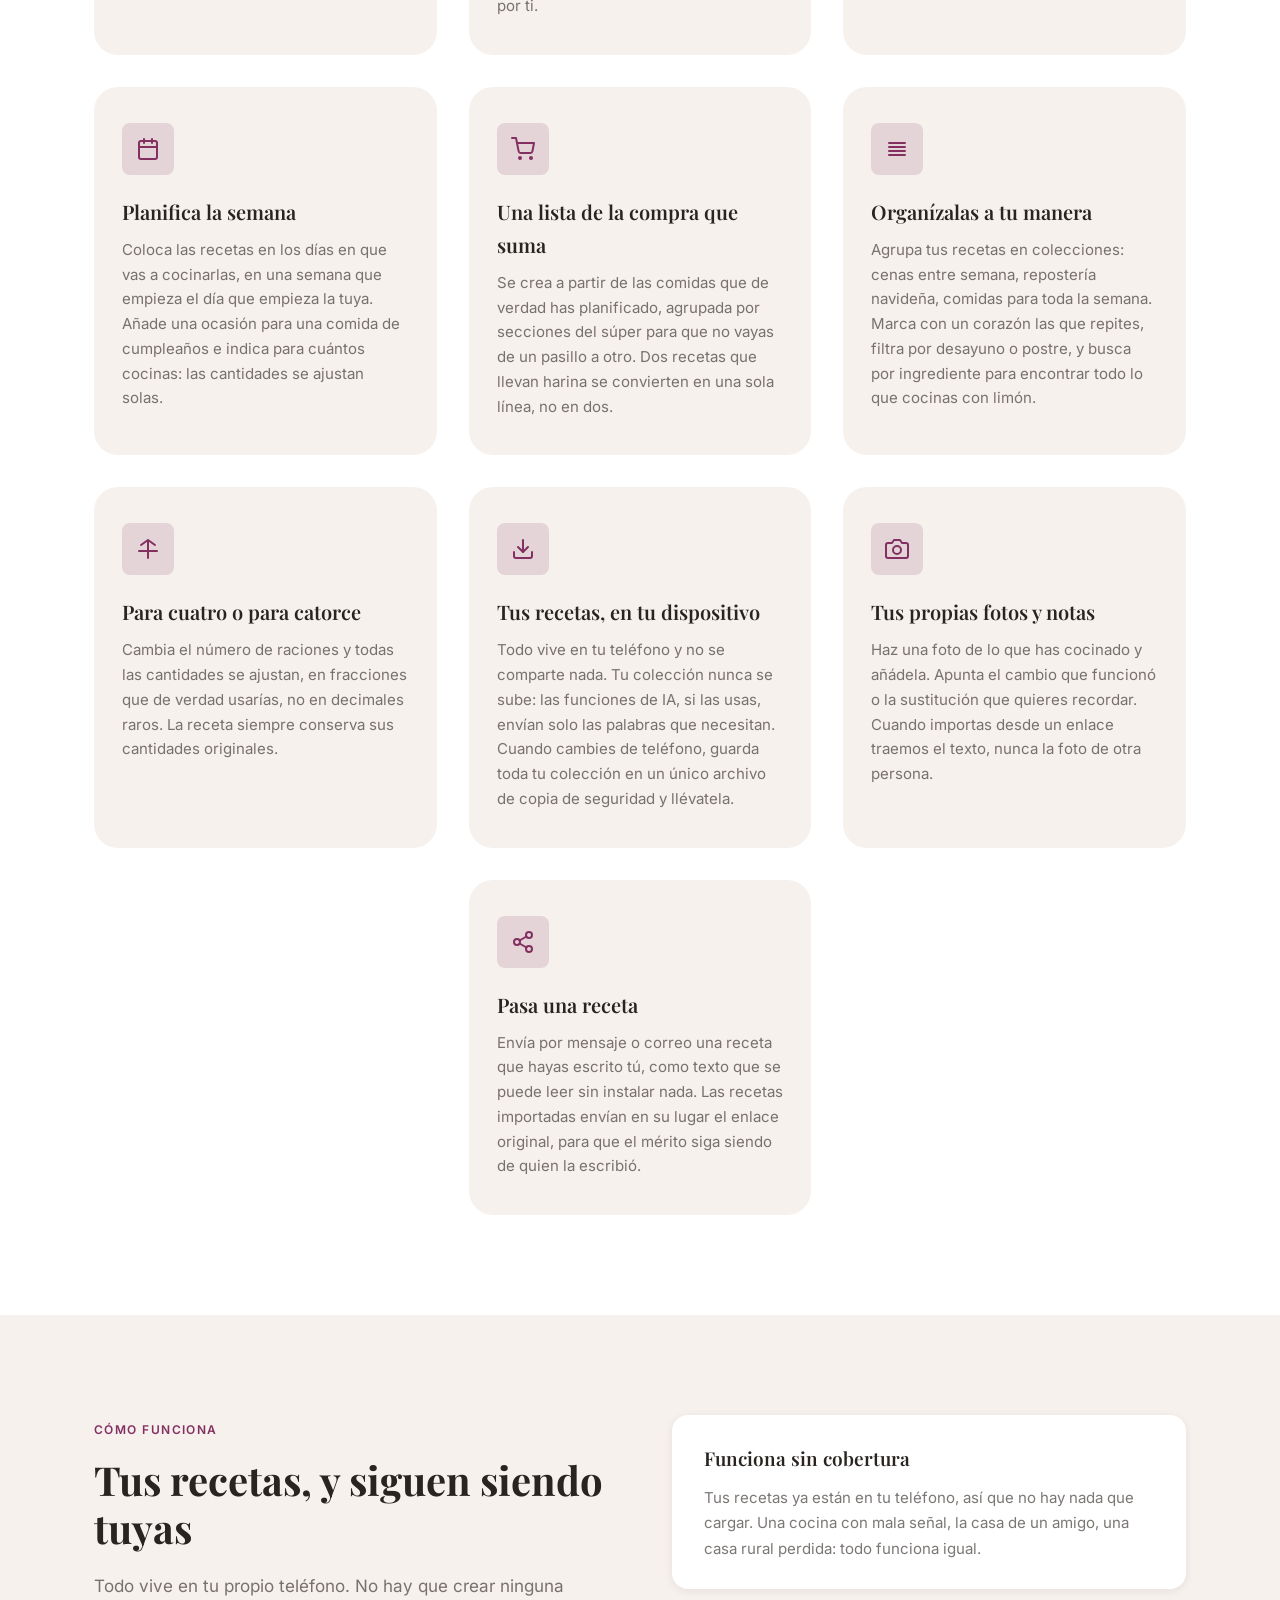
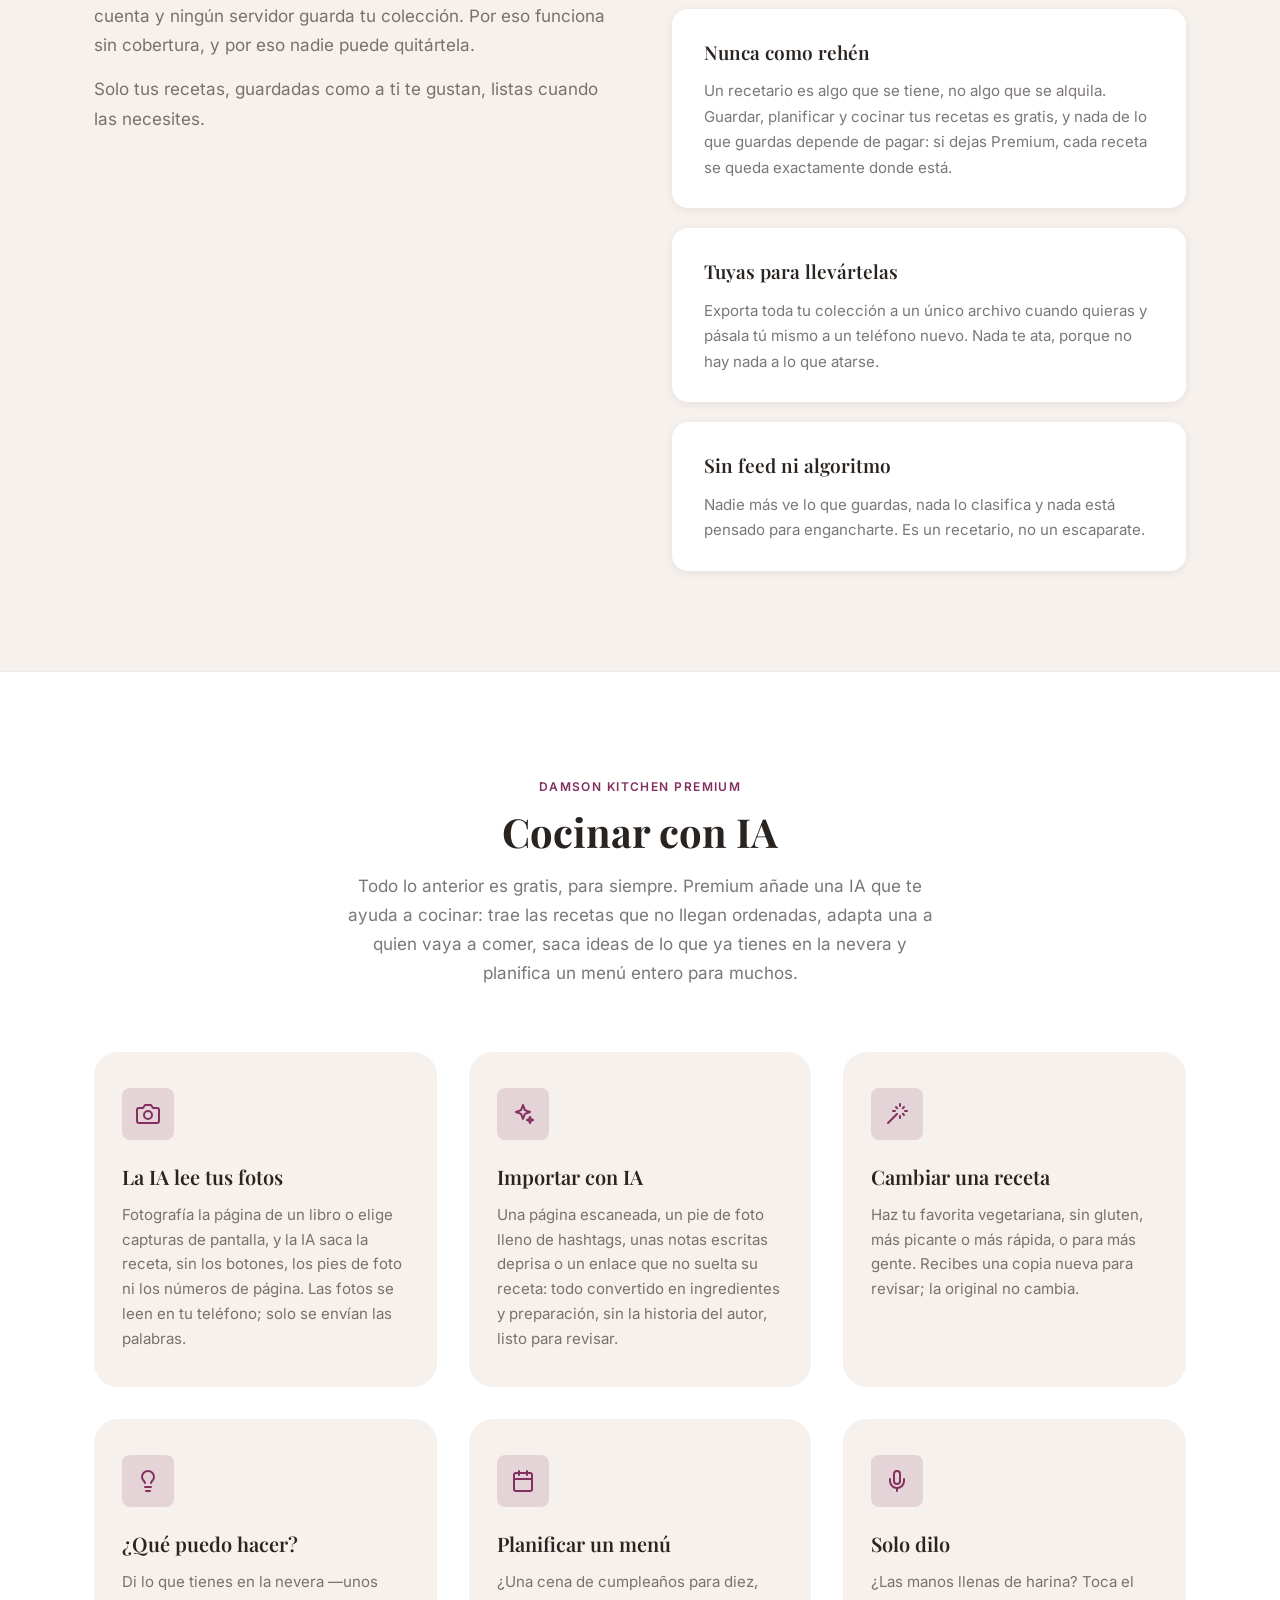
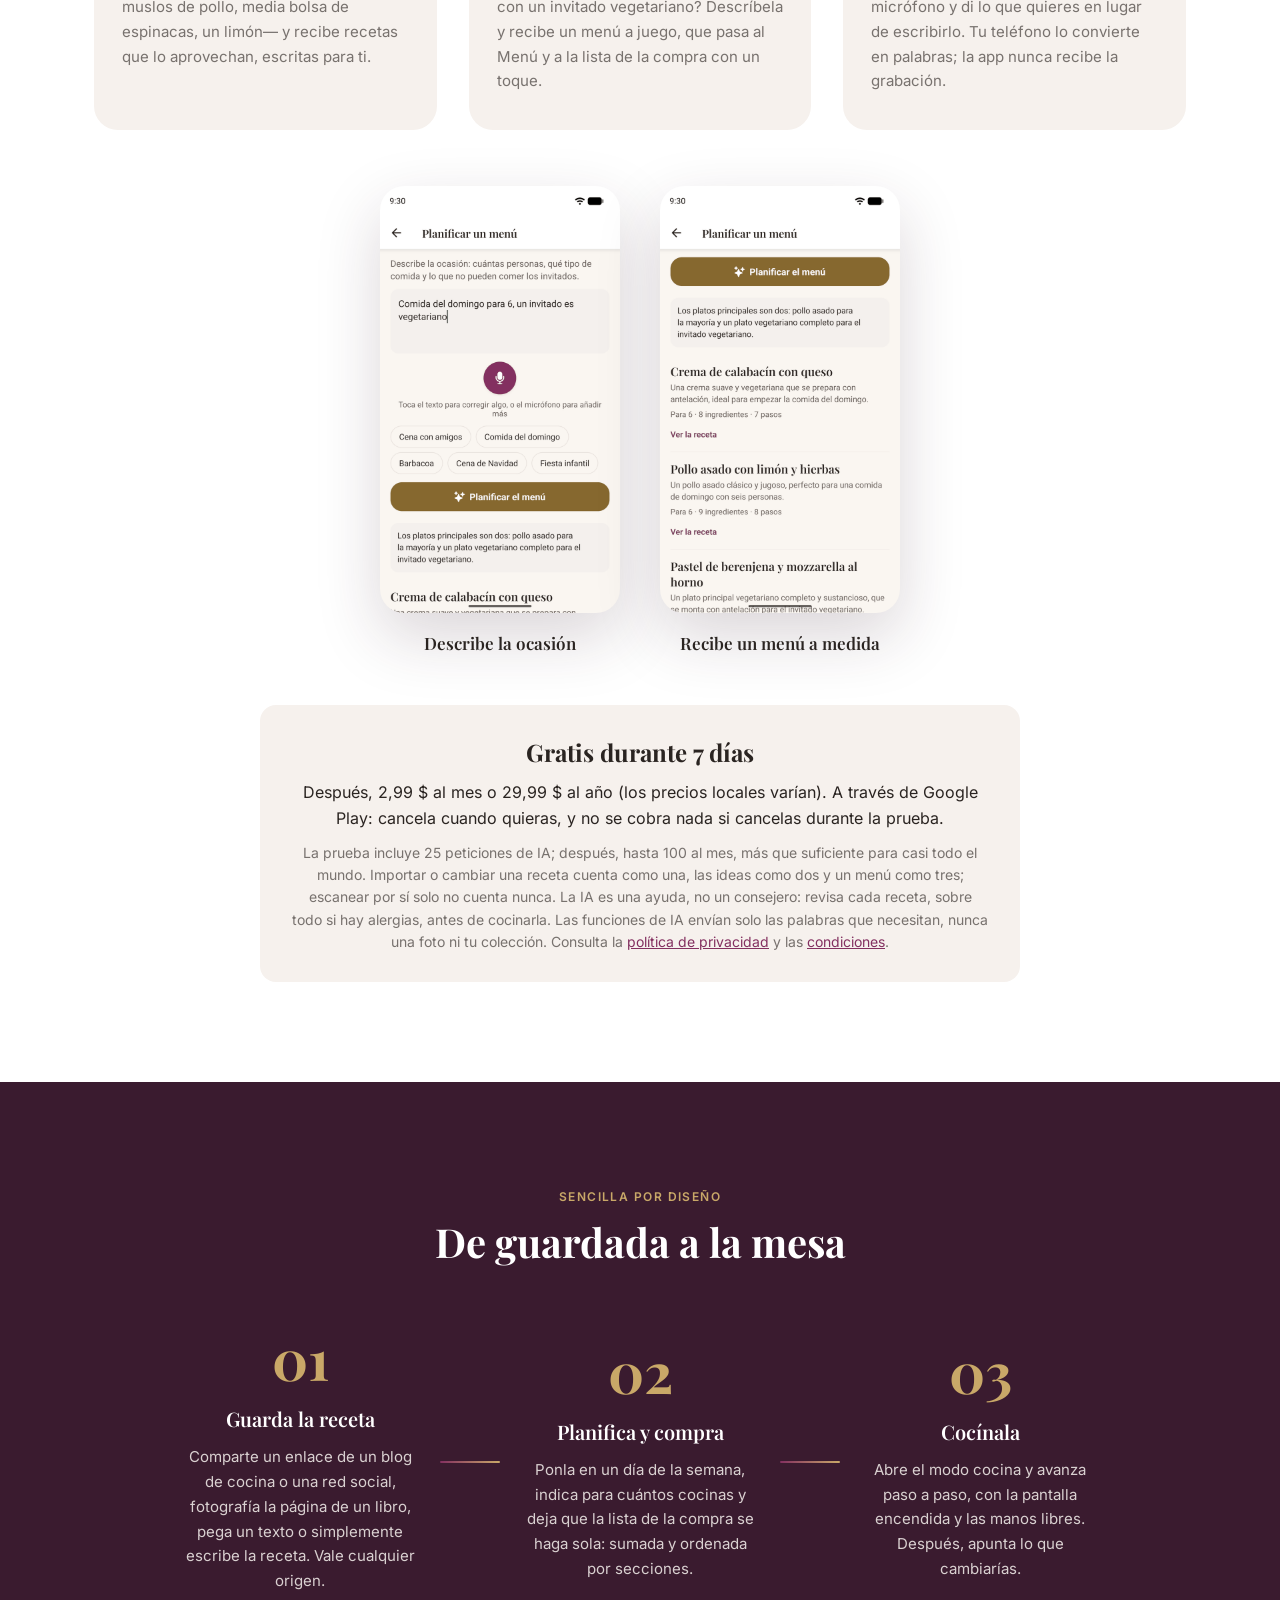
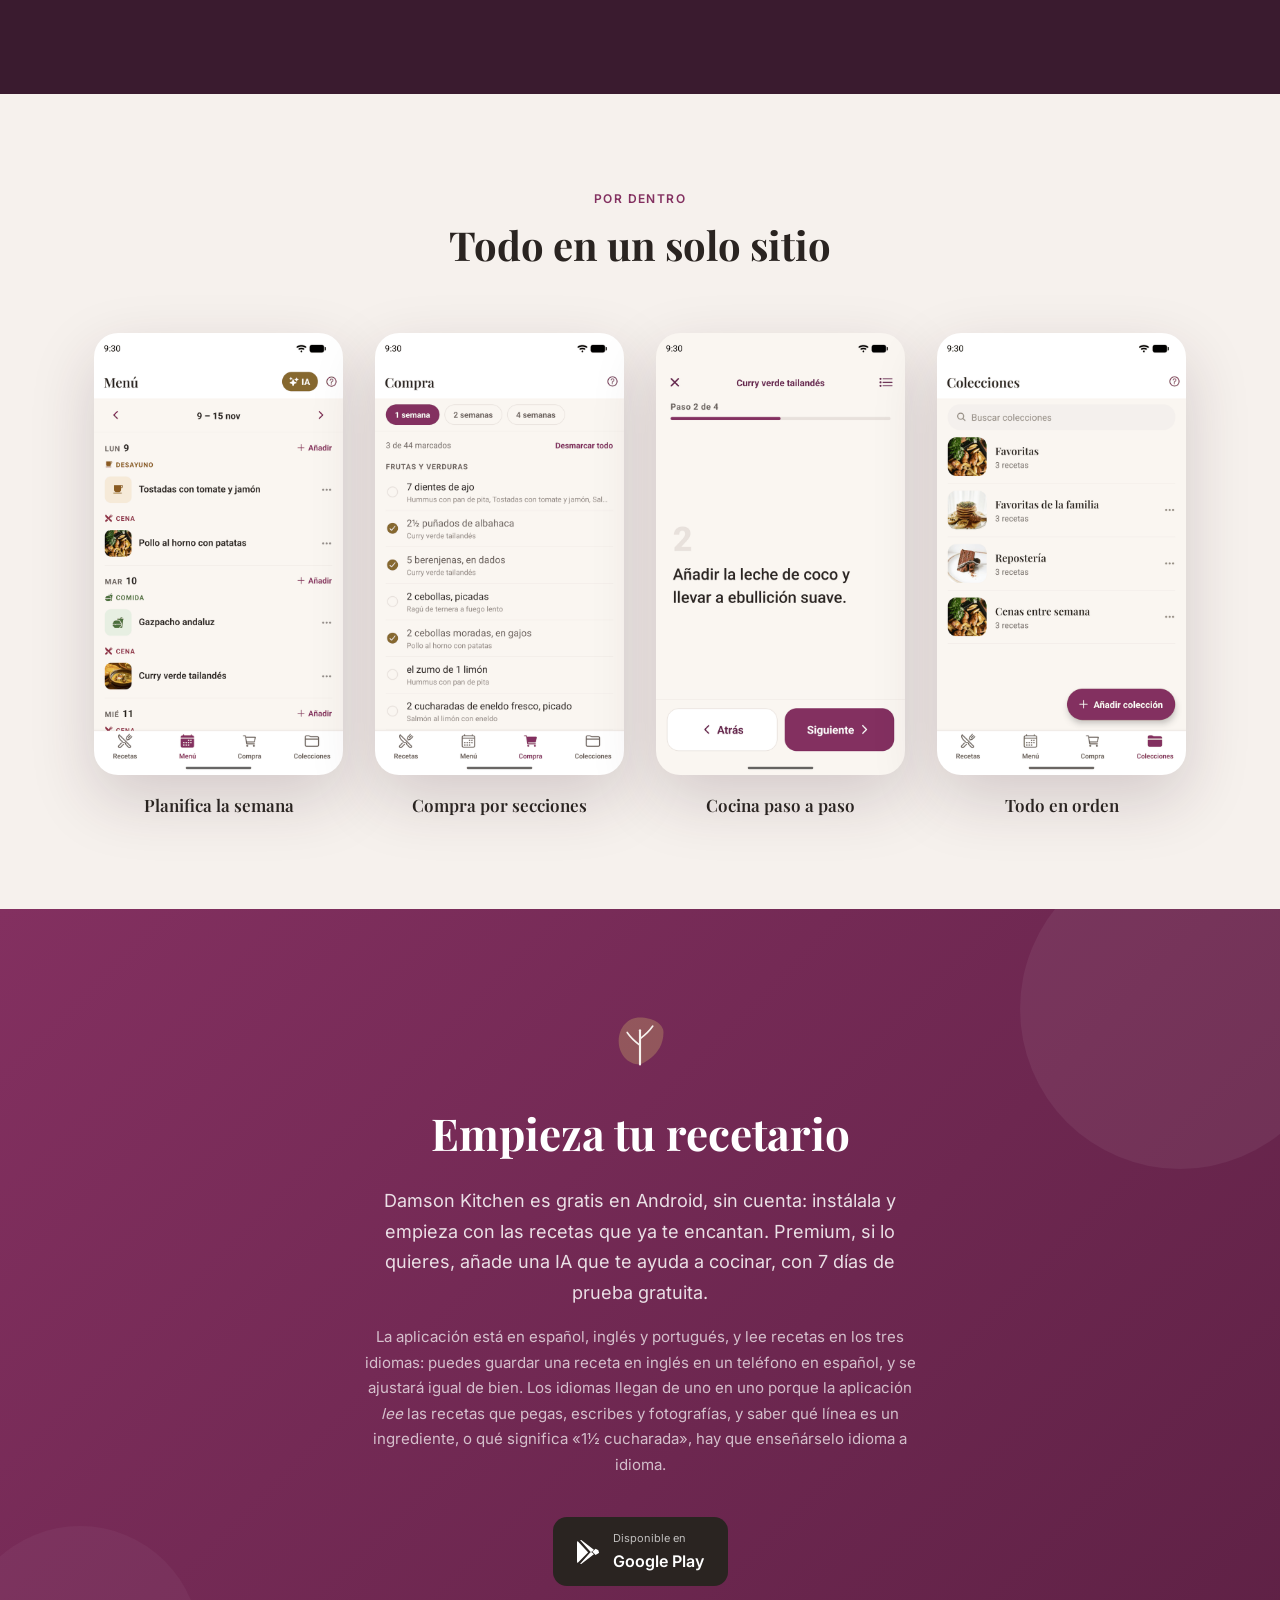
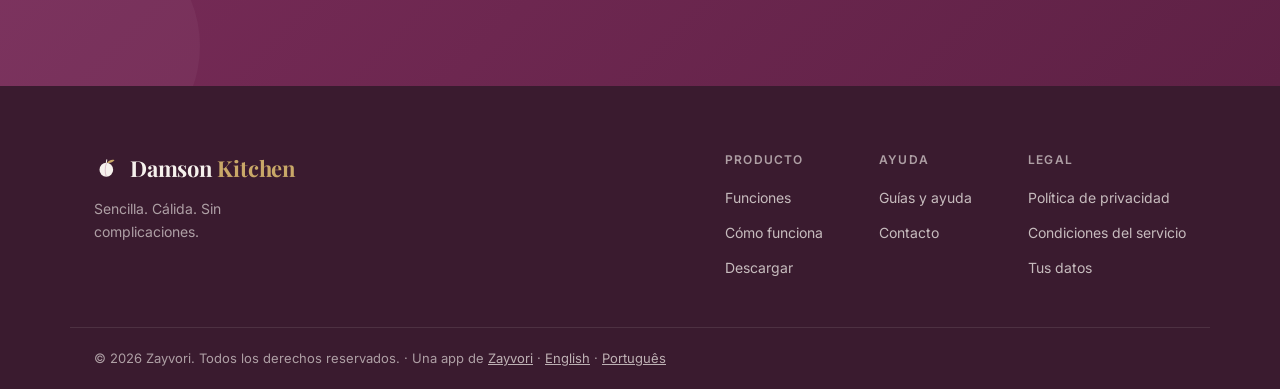
<file: es/index.html>
<!DOCTYPE html>
<html lang="es">
<head>
  <meta charset="UTF-8" />
  <meta name="viewport" content="width=device-width, initial-scale=1.0" />
  <meta name="description" content="Damson Kitchen: tu recetario privado. Importa recetas, planifica la semana y crea la lista de la compra. Todo se queda en tu teléfono." />
  <link rel="canonical" href="https://damsonkitchen.com/es/" />
  <link rel="alternate" hreflang="en" href="https://damsonkitchen.com/" />
  <link rel="alternate" hreflang="es" href="https://damsonkitchen.com/es/" />
  <link rel="alternate" hreflang="x-default" href="https://damsonkitchen.com/" />
  <meta property="og:type" content="website" />
  <meta property="og:site_name" content="Damson Kitchen" />
  <meta property="og:locale" content="es_ES" />
  <meta property="og:title" content="Damson Kitchen: tu recetario privado" />
  <meta property="og:description" content="Importa recetas, planifica la semana y crea la lista de la compra. Todo se queda en tu teléfono." />
  <meta property="og:image" content="https://damsonkitchen.com/assets/og-image.png" />
  <meta property="og:url" content="https://damsonkitchen.com/es/" />
  <meta name="twitter:card" content="summary_large_image" />
  <meta name="twitter:title" content="Damson Kitchen: tu recetario privado" />
  <meta name="twitter:description" content="Importa recetas, planifica la semana y crea la lista de la compra. Todo se queda en tu teléfono." />
  <meta name="twitter:image" content="https://damsonkitchen.com/assets/og-image.png" />
  <title>Damson Kitchen: tu recetario privado</title>
  <script type="application/ld+json">
  {
    "@context": "https://schema.org",
    "@type": "SoftwareApplication",
    "name": "Damson Kitchen",
    "inLanguage": "es",
    "description": "Tu recetario privado. Importa recetas de cualquier web o publicación, escanéalas de la página de un libro de cocina, planifica la semana, crea la lista de la compra y cocina paso a paso. Todo se guarda solo en tu dispositivo.",
    "url": "https://damsonkitchen.com/es/",
    "installUrl": "https://play.google.com/store/apps/details?id=com.damsonkitchen.app&hl=es",
    "downloadUrl": "https://play.google.com/store/apps/details?id=com.damsonkitchen.app&hl=es",
    "applicationCategory": "LifestyleApplication",
    "operatingSystem": "Android",
    "offers": {
      "@type": "Offer",
      "price": "0",
      "priceCurrency": "EUR"
    },
    "screenshot": "https://damsonkitchen.com/assets/og-image.png",
    "image": "https://damsonkitchen.com/assets/favicon.svg"
  }
  </script>
  <link rel="icon" type="image/svg+xml" href="../assets/favicon.svg" />
  <link rel="apple-touch-icon" href="../assets/favicon.svg" />
  <link rel="stylesheet" href="../styles.css" />
</head>
<body>

  <!-- NAV -->
  <header class="nav">
    <div class="nav__inner container">
      <a href="#" class="nav__logo" aria-label="Damson Kitchen: inicio">
        <svg class="brandmark" viewBox="0 0 32 32" xmlns="http://www.w3.org/2000/svg" aria-hidden="true" focusable="false"><g transform="translate(16,16) scale(0.28) translate(-53,-51)"><path d="M50 30C50.5 24 51 20 52 15" stroke="#833060" stroke-width="4.5" stroke-linecap="round" fill="none"/><ellipse cx="50" cy="59" rx="30" ry="31" fill="#833060"/><path d="M50 31C43.5 45 43.5 73 49 86" stroke="#5E2145" stroke-width="3.5" stroke-linecap="round" fill="none" opacity=".55"/><path d="M53 28C62 16 78 12 86 17 79 26 64 31 53 28Z" fill="#86682F"/></g></svg>
        <span class="nav__logo-text">Damson <em>Kitchen</em></span>
      </a>
      <nav class="nav__links">
        <a href="#features">Funciones</a>
        <a href="#how-it-works">Cómo funciona</a>
        <a href="https://play.google.com/store/apps/details?id=com.damsonkitchen.app&amp;hl=es" class="btn btn--primary btn--sm" target="_blank" rel="noopener">Descargar</a>
      </nav>
      <details class="nav__lang">
        <summary aria-label="Language / Idioma" title="Language / Idioma"><svg viewBox="0 0 24 24" fill="none" stroke="currentColor" stroke-width="2" stroke-linecap="round" stroke-linejoin="round" aria-hidden="true" focusable="false"><circle cx="12" cy="12" r="9"/><path d="M3 12h18M12 3a14 14 0 0 1 0 18M12 3a14 14 0 0 0 0 18"/></svg><span>ES</span><svg class="nav__lang-caret" viewBox="0 0 24 24" fill="none" stroke="currentColor" stroke-width="2.5" stroke-linecap="round" stroke-linejoin="round" aria-hidden="true" focusable="false"><path d="M6 9l6 6 6-6"/></svg></summary>
        <ul class="nav__lang-menu">
          <li><a href="/" lang="en" hreflang="en">English</a></li>
          <li><a href="/es/" lang="es" hreflang="es" aria-current="true">Español</a></li>
          <li><a href="/pt/" lang="pt" hreflang="pt">Português</a></li>
        </ul>
      </details>
      <button class="nav__hamburger" aria-label="Abrir menú">
        <span></span><span></span><span></span>
      </button>
    </div>
  </header>

  <!-- HERO -->
  <section class="hero">
    <div class="container hero__inner">
      <div class="hero__text">
        <span class="hero__eyebrow">Gratis en Android</span>
        <h1 class="hero__headline">Todas tus recetas favoritas,<br/>en <em>un solo sitio</em></h1>
        <p class="hero__sub">Se acabaron las capturas de pantalla, los marcadores y las notas sueltas. Importa una receta desde un enlace o fotografía la página de un libro de cocina, organiza la semana a partir de ella y llévate la lista de la compra al súper. Todo vive en tu teléfono: sin cuenta, gratis, y funciona incluso sin cobertura.</p>
        <div class="hero__ctas">
          <a href="https://play.google.com/store/apps/details?id=com.damsonkitchen.app&amp;hl=es" class="btn btn--primary" target="_blank" rel="noopener">Disponible en Google Play</a>
          <a href="#features" class="btn btn--ghost">Saber más</a>
        </div>
        <p class="hero__note">Para Android, en español, inglés y portugués.</p>
      </div>
      <div class="hero__phone">
        <div class="shot-stack">
          <img src="../assets/shots-es/detail.png" alt="" class="shot shot--back" width="1080" height="1920">
          <img src="../assets/shots-es/recipes.png" alt="La lista de recetas de Damson Kitchen, con fotos, tipos de comida y raciones" class="shot shot--front" width="1080" height="1920">
        </div>
        <div class="hero__blob" aria-hidden="true"></div>
      </div>
    </div>
    <div class="hero__wave">
      <svg viewBox="0 0 1440 80" preserveAspectRatio="none" xmlns="http://www.w3.org/2000/svg">
        <path d="M0,40 C360,80 1080,0 1440,40 L1440,80 L0,80 Z" fill="#ffffff"/>
      </svg>
    </div>
  </section>

  <!-- FEATURES -->
  <section class="features" id="features">
    <div class="container">
      <div class="section-header">
        <span class="section-eyebrow">Por qué Damson Kitchen</span>
        <h2>Todo lo que necesitas, nada que te sobre</h2>
        <p>Todo lo necesario para guardar las recetas que te gustan y cocinarlas de verdad, y nada con lo que tengas que registrarte, sincronizar ni pagar cada mes.</p>
      </div>
      <div class="features__grid">
        <div class="feature-card">
          <div class="feature-card__icon">
            <svg viewBox="0 0 24 24" fill="none" stroke="currentColor" stroke-width="2" stroke-linecap="round" stroke-linejoin="round">
              <path d="M19 21l-7-5-7 5V5a2 2 0 0 1 2-2h10a2 2 0 0 1 2 2z"/>
            </svg>
          </div>
          <h3>Guarda desde cualquier sitio</h3>
          <p>Importa desde cualquier web de recetas o pega el texto de una publicación de Instagram o TikTok. Damson Kitchen separa los ingredientes y la preparación, y los ordena por secciones cuando la receta las tiene. Cuando una página esconde la receta, <a href="#premium">Premium</a> la encuentra por ti.</p>
        </div>
        <div class="feature-card">
          <div class="feature-card__icon">
            <svg viewBox="0 0 24 24" fill="none" stroke="currentColor" stroke-width="2" stroke-linecap="round" stroke-linejoin="round">
              <path d="M23 19a2 2 0 0 1-2 2H3a2 2 0 0 1-2-2V8a2 2 0 0 1 2-2h4l2-3h6l2 3h4a2 2 0 0 1 2 2z"/>
              <circle cx="12" cy="13" r="4"/>
            </svg>
          </div>
          <h3>Escanea el libro de cocina</h3>
          <p>Fotografía la página de un libro, una ficha de receta o una nota escrita a mano, y el texto se lee directamente. Esa lectura se hace en tu teléfono: nunca se sube ninguna foto de tus recetas. Una receta larga se puede escanear página a página. Con <a href="#premium">Premium</a>, la IA saca después la receta por ti.</p>
        </div>
        <div class="feature-card">
          <div class="feature-card__icon">
            <svg viewBox="0 0 24 24" fill="none" stroke="currentColor" stroke-width="2" stroke-linecap="round" stroke-linejoin="round">
              <path d="M8.5 14.5A2.5 2.5 0 0 0 11 12c0-1.38-.5-2-1-3-1.072-2.143-.224-4.054 2-6 .5 2.5 2 4.9 4 6.5 2 1.6 3 3.5 3 5.5a7 7 0 1 1-14 0c0-1.153.433-2.294 1-3a2.5 2.5 0 0 0 2.5 2.5z"/>
            </svg>
          </div>
          <h3>Modo cocina</h3>
          <p>Un paso cada vez, con letra grande que se lee a un brazo de distancia y con las manos llenas de harina. La pantalla no se apaga mientras cocinas y los ingredientes están siempre a un toque.</p>
        </div>
        <div class="feature-card">
          <div class="feature-card__icon">
            <svg viewBox="0 0 24 24" fill="none" stroke="currentColor" stroke-width="2" stroke-linecap="round" stroke-linejoin="round">
              <rect x="3" y="4" width="18" height="18" rx="2"/><path d="M16 2v4M8 2v4M3 10h18"/>
            </svg>
          </div>
          <h3>Planifica la semana</h3>
          <p>Coloca las recetas en los días en que vas a cocinarlas, en una semana que empieza el día que empieza la tuya. Añade una ocasión para una comida de cumpleaños e indica para cuántos cocinas: las cantidades se ajustan solas.</p>
        </div>
        <div class="feature-card">
          <div class="feature-card__icon">
            <svg viewBox="0 0 24 24" fill="none" stroke="currentColor" stroke-width="2" stroke-linecap="round" stroke-linejoin="round">
              <circle cx="9" cy="21" r="1"/><circle cx="20" cy="21" r="1"/><path d="M1 1h4l2.68 13.39a2 2 0 0 0 2 1.61h9.72a2 2 0 0 0 2-1.61L23 6H6"/>
            </svg>
          </div>
          <h3>Una lista de la compra que suma</h3>
          <p>Se crea a partir de las comidas que de verdad has planificado, agrupada por secciones del súper para que no vayas de un pasillo a otro. Dos recetas que llevan harina se convierten en una sola línea, no en dos.</p>
        </div>
        <div class="feature-card">
          <div class="feature-card__icon">
            <svg viewBox="0 0 24 24" fill="none" stroke="currentColor" stroke-width="2" stroke-linecap="round" stroke-linejoin="round">
              <path d="M4 6h16M4 10h16M4 14h16M4 18h16"/>
            </svg>
          </div>
          <h3>Organízalas a tu manera</h3>
          <p>Agrupa tus recetas en colecciones: cenas entre semana, repostería navideña, comidas para toda la semana. Marca con un corazón las que repites, filtra por desayuno o postre, y busca por ingrediente para encontrar todo lo que cocinas con limón.</p>
        </div>
        <div class="feature-card">
          <div class="feature-card__icon">
            <svg viewBox="0 0 24 24" fill="none" stroke="currentColor" stroke-width="2" stroke-linecap="round" stroke-linejoin="round">
              <path d="M12 3v18M5 8l7-5 7 5"/><path d="M3 14h18"/>
            </svg>
          </div>
          <h3>Para cuatro o para catorce</h3>
          <p>Cambia el número de raciones y todas las cantidades se ajustan, en fracciones que de verdad usarías, no en decimales raros. La receta siempre conserva sus cantidades originales.</p>
        </div>
        <div class="feature-card">
          <div class="feature-card__icon">
            <svg viewBox="0 0 24 24" fill="none" stroke="currentColor" stroke-width="2" stroke-linecap="round" stroke-linejoin="round">
              <path d="M21 15v4a2 2 0 0 1-2 2H5a2 2 0 0 1-2-2v-4"/><path d="M7 10l5 5 5-5"/><path d="M12 15V3"/>
            </svg>
          </div>
          <h3>Tus recetas, en tu dispositivo</h3>
          <p>Todo vive en tu teléfono y no se comparte nada. Tu colección nunca se sube: las funciones de IA, si las usas, envían solo las palabras que necesitan. Cuando cambies de teléfono, guarda toda tu colección en un único archivo de copia de seguridad y llévatela.</p>
        </div>
        <div class="feature-card">
          <div class="feature-card__icon">
            <svg viewBox="0 0 24 24" fill="none" stroke="currentColor" stroke-width="2" stroke-linecap="round" stroke-linejoin="round">
              <path d="M23 19a2 2 0 0 1-2 2H3a2 2 0 0 1-2-2V8a2 2 0 0 1 2-2h4l2-3h6l2 3h4a2 2 0 0 1 2 2z"/><circle cx="12" cy="13" r="4"/>
            </svg>
          </div>
          <h3>Tus propias fotos y notas</h3>
          <p>Haz una foto de lo que has cocinado y añádela. Apunta el cambio que funcionó o la sustitución que quieres recordar. Cuando importas desde un enlace traemos el texto, nunca la foto de otra persona.</p>
        </div>
        <div class="feature-card">
          <div class="feature-card__icon">
            <svg viewBox="0 0 24 24" fill="none" stroke="currentColor" stroke-width="2" stroke-linecap="round" stroke-linejoin="round">
              <circle cx="18" cy="5" r="3"/><circle cx="6" cy="12" r="3"/><circle cx="18" cy="19" r="3"/><path d="M8.59 13.51l6.83 3.98M15.41 6.51L8.59 10.49"/>
            </svg>
          </div>
          <h3>Pasa una receta</h3>
          <p>Envía por mensaje o correo una receta que hayas escrito tú, como texto que se puede leer sin instalar nada. Las recetas importadas envían en su lugar el enlace original, para que el mérito siga siendo de quien la escribió.</p>
        </div>
      </div>
    </div>
  </section>

  <!-- PHILOSOPHY -->
  <section class="philosophy">
    <div class="container">
      <div class="philosophy__inner">
        <div class="philosophy__story">
          <span class="section-eyebrow">Cómo funciona</span>
          <h2>Tus recetas, y siguen siendo tuyas</h2>
          <p>Todo vive en tu propio teléfono. No hay que crear ninguna cuenta y ningún servidor guarda tu colección. Por eso funciona sin cobertura, y por eso nadie puede quitártela.</p>
          <p>Solo tus recetas, guardadas como a ti te gustan, listas cuando las necesites.</p>
        </div>
        <div class="philosophy__values">
          <div class="philosophy__value">
            <h3>Funciona sin cobertura</h3>
            <p>Tus recetas ya están en tu teléfono, así que no hay nada que cargar. Una cocina con mala señal, la casa de un amigo, una casa rural perdida: todo funciona igual.</p>
          </div>
          <div class="philosophy__value">
            <h3>Nunca como rehén</h3>
            <p>Un recetario es algo que se tiene, no algo que se alquila. Guardar, planificar y cocinar tus recetas es gratis, y nada de lo que guardas depende de pagar: si dejas Premium, cada receta se queda exactamente donde está.</p>
          </div>
          <div class="philosophy__value">
            <h3>Tuyas para llevártelas</h3>
            <p>Exporta toda tu colección a un único archivo cuando quieras y pásala tú mismo a un teléfono nuevo. Nada te ata, porque no hay nada a lo que atarse.</p>
          </div>
          <div class="philosophy__value">
            <h3>Sin feed ni algoritmo</h3>
            <p>Nadie más ve lo que guardas, nada lo clasifica y nada está pensado para engancharte. Es un recetario, no un escaparate.</p>
          </div>
        </div>
      </div>
    </div>
  </section>

  <!-- PREMIUM -->
  <section class="features premium" id="premium">
    <div class="container">
      <div class="section-header">
        <span class="section-eyebrow">Damson Kitchen Premium</span>
        <h2>Cocinar con IA</h2>
        <p>Todo lo anterior es gratis, para siempre. Premium añade una IA que te ayuda a cocinar: trae las recetas que no llegan ordenadas, adapta una a quien vaya a comer, saca ideas de lo que ya tienes en la nevera y planifica un menú entero para muchos.</p>
      </div>
      <div class="features__grid">
        <div class="feature-card">
          <div class="feature-card__icon">
            <svg viewBox="0 0 24 24" fill="none" stroke="currentColor" stroke-width="2" stroke-linecap="round" stroke-linejoin="round">
              <path d="M23 19a2 2 0 0 1-2 2H3a2 2 0 0 1-2-2V8a2 2 0 0 1 2-2h4l2-3h6l2 3h4a2 2 0 0 1 2 2z"/><circle cx="12" cy="13" r="4"/>
            </svg>
          </div>
          <h3>La IA lee tus fotos</h3>
          <p>Fotografía la página de un libro o elige capturas de pantalla, y la IA saca la receta, sin los botones, los pies de foto ni los números de página. Las fotos se leen en tu teléfono; solo se envían las palabras.</p>
        </div>
        <div class="feature-card">
          <div class="feature-card__icon">
            <svg viewBox="0 0 24 24" fill="none" stroke="currentColor" stroke-width="2" stroke-linecap="round" stroke-linejoin="round">
              <path d="M12 3l1.9 5.1L19 10l-5.1 1.9L12 17l-1.9-5.1L5 10l5.1-1.9z"/><path d="M19 15l.9 2.1L22 18l-2.1.9L19 21l-.9-2.1L16 18l2.1-.9z"/>
            </svg>
          </div>
          <h3>Importar con IA</h3>
          <p>Una página escaneada, un pie de foto lleno de hashtags, unas notas escritas deprisa o un enlace que no suelta su receta: todo convertido en ingredientes y preparación, sin la historia del autor, listo para revisar.</p>
        </div>
        <div class="feature-card">
          <div class="feature-card__icon">
            <svg viewBox="0 0 24 24" fill="none" stroke="currentColor" stroke-width="2" stroke-linecap="round" stroke-linejoin="round">
              <path d="m3 21 9-9"/><path d="M15 4V2"/><path d="M15 16v-2"/><path d="M8 9h2"/><path d="M20 9h2"/><path d="M17.8 11.8 19 13"/><path d="M17.8 6.2 19 5"/><path d="M12.2 6.2 11 5"/>
            </svg>
          </div>
          <h3>Cambiar una receta</h3>
          <p>Haz tu favorita vegetariana, sin gluten, más picante o más rápida, o para más gente. Recibes una copia nueva para revisar; la original no cambia.</p>
        </div>
        <div class="feature-card">
          <div class="feature-card__icon">
            <svg viewBox="0 0 24 24" fill="none" stroke="currentColor" stroke-width="2" stroke-linecap="round" stroke-linejoin="round">
              <path d="M15 14c.2-1 .7-1.7 1.5-2.5 1-.9 1.5-2.2 1.5-3.5A6 6 0 0 0 6 8c0 1 .2 2.2 1.5 3.5.7.7 1.3 1.5 1.5 2.5"/><path d="M9 18h6"/><path d="M10 22h4"/>
            </svg>
          </div>
          <h3>¿Qué puedo hacer?</h3>
          <p>Di lo que tienes en la nevera —unos muslos de pollo, media bolsa de espinacas, un limón— y recibe recetas que lo aprovechan, escritas para ti.</p>
        </div>
        <div class="feature-card">
          <div class="feature-card__icon">
            <svg viewBox="0 0 24 24" fill="none" stroke="currentColor" stroke-width="2" stroke-linecap="round" stroke-linejoin="round">
              <rect x="3" y="4" width="18" height="18" rx="2"/><path d="M16 2v4"/><path d="M8 2v4"/><path d="M3 10h18"/>
            </svg>
          </div>
          <h3>Planificar un menú</h3>
          <p>¿Una cena de cumpleaños para diez, con un invitado vegetariano? Descríbela y recibe un menú a juego, que pasa al Menú y a la lista de la compra con un toque.</p>
        </div>
        <div class="feature-card">
          <div class="feature-card__icon">
            <svg viewBox="0 0 24 24" fill="none" stroke="currentColor" stroke-width="2" stroke-linecap="round" stroke-linejoin="round">
              <path d="M12 2a3 3 0 0 0-3 3v7a3 3 0 0 0 6 0V5a3 3 0 0 0-3-3z"/><path d="M19 10v2a7 7 0 0 1-14 0v-2"/><path d="M12 19v3"/>
            </svg>
          </div>
          <h3>Solo dilo</h3>
          <p>¿Las manos llenas de harina? Toca el micrófono y di lo que quieres en lugar de escribirlo. Tu teléfono lo convierte en palabras; la app nunca recibe la grabación.</p>
        </div>
      </div>
      <div class="premium__shots">
        <figure class="gallery__item">
          <img src="../assets/shots-es/menu.png" alt="Planificar un menú, con la petición “Comida del domingo para 6, un invitado es vegetariano” escrita y una nota sobre el plato vegetariano" class="shot" width="1080" height="1920" loading="lazy">
          <figcaption>Describe la ocasión</figcaption>
        </figure>
        <figure class="gallery__item">
          <img src="../assets/shots-es/menu-dishes.png" alt="Los platos del menú planificado, cada uno para 6 personas" class="shot" width="1080" height="1920" loading="lazy">
          <figcaption>Recibe un menú a medida</figcaption>
        </figure>
      </div>
      <div class="premium__terms">
        <h3>Gratis durante 7 días</h3>
        <p>Después, 2,99 $ al mes o 29,99 $ al año (los precios locales varían). A través de Google Play: cancela cuando quieras, y no se cobra nada si cancelas durante la prueba.</p>
        <p class="premium__small">La prueba incluye 25 peticiones de IA; después, hasta 100 al mes, más que suficiente para casi todo el mundo. Importar o cambiar una receta cuenta como una, las ideas como dos y un menú como tres; escanear por sí solo no cuenta nunca. La IA es una ayuda, no un consejero: revisa cada receta, sobre todo si hay alergias, antes de cocinarla. Las funciones de IA envían solo las palabras que necesitan, nunca una foto ni tu colección. Consulta la <a href="privacy.html#ai-import">política de privacidad</a> y las <a href="terms.html#ai">condiciones</a>.</p>
      </div>
    </div>
  </section>

  <!-- HOW IT WORKS -->
  <section class="how-it-works" id="how-it-works">
    <div class="container">
      <div class="section-header section-header--light">
        <span class="section-eyebrow section-eyebrow--light">Sencilla por diseño</span>
        <h2>De guardada a la mesa</h2>
      </div>
      <div class="steps">
        <div class="step">
          <div class="step__number">01</div>
          <div class="step__content">
            <h3>Guarda la receta</h3>
            <p>Comparte un enlace de un blog de cocina o una red social, fotografía la página de un libro, pega un texto o simplemente escribe la receta. Vale cualquier origen.</p>
          </div>
        </div>
        <div class="step__connector" aria-hidden="true"></div>
        <div class="step">
          <div class="step__number">02</div>
          <div class="step__content">
            <h3>Planifica y compra</h3>
            <p>Ponla en un día de la semana, indica para cuántos cocinas y deja que la lista de la compra se haga sola: sumada y ordenada por secciones.</p>
          </div>
        </div>
        <div class="step__connector" aria-hidden="true"></div>
        <div class="step">
          <div class="step__number">03</div>
          <div class="step__content">
            <h3>Cocínala</h3>
            <p>Abre el modo cocina y avanza paso a paso, con la pantalla encendida y las manos libres. Después, apunta lo que cambiarías.</p>
          </div>
        </div>
      </div>
    </div>
  </section>

  <!-- SCREENSHOTS -->
  <section class="gallery">
    <div class="container">
      <div class="section-header">
        <span class="section-eyebrow">Por dentro</span>
        <h2>Todo en un solo sitio</h2>
      </div>
      <div class="gallery__strip">
        <figure class="gallery__item">
          <img src="../assets/shots-es/planner.png" alt="El menú semanal, con recetas colocadas en los días de la semana bajo desayuno, comida y cena" class="shot" width="1080" height="1920" loading="lazy">
          <figcaption>Planifica la semana</figcaption>
        </figure>
        <figure class="gallery__item">
          <img src="../assets/shots-es/shopping.png" alt="La lista de la compra, agrupada por secciones del súper con productos marcados" class="shot" width="1080" height="1920" loading="lazy">
          <figcaption>Compra por secciones</figcaption>
        </figure>
        <figure class="gallery__item">
          <img src="../assets/shots-es/cookmode.png" alt="El modo cocina, con un único paso de la receta en letra grande y una barra de progreso" class="shot" width="1080" height="1920" loading="lazy">
          <figcaption>Cocina paso a paso</figcaption>
        </figure>
        <figure class="gallery__item">
          <img src="../assets/shots-es/collections.png" alt="Las colecciones, con Favoritas junto a grupos de recetas con nombre" class="shot" width="1080" height="1920" loading="lazy">
          <figcaption>Todo en orden</figcaption>
        </figure>
      </div>
    </div>
  </section>

  <!-- DOWNLOAD CTA -->
  <section class="download" id="download">
    <div class="container download__inner">
      <div class="download__leaf-icon" aria-hidden="true">
        <svg viewBox="0 0 60 60" fill="none" xmlns="http://www.w3.org/2000/svg">
          <path d="M30 8C18 8 10 18 10 30C10 42 18 52 30 52C30 52 52 44 52 22C52 14 42 8 30 8Z" fill="#C9A868" opacity="0.35"/>
          <path d="M30 52C30 52 30 30 30 20" stroke="#F6F1ED" stroke-width="2" stroke-linecap="round"/>
          <path d="M30 34C30 34 22 28 18 22" stroke="#F6F1ED" stroke-width="1.5" stroke-linecap="round"/>
          <path d="M30 28C30 28 38 22 42 16" stroke="#F6F1ED" stroke-width="1.5" stroke-linecap="round"/>
        </svg>
      </div>
      <h2>Empieza tu recetario</h2>
      <p>Damson Kitchen es gratis en Android, sin cuenta: instálala y empieza con las recetas que ya te encantan. Premium, si lo quieres, añade una IA que te ayuda a cocinar, con 7 días de prueba gratuita.</p>
      <p class="download__note">La aplicación está en español, inglés y portugués, y lee recetas en los tres idiomas: puedes guardar una receta en inglés en un teléfono en español, y se ajustará igual de bien. Los idiomas llegan de uno en uno porque la aplicación <em>lee</em> las recetas que pegas, escribes y fotografías, y saber qué línea es un ingrediente, o qué significa &laquo;1&frac12; cucharada&raquo;, hay que enseñárselo idioma a idioma.</p>
      <div class="download__badges">
        <a href="https://play.google.com/store/apps/details?id=com.damsonkitchen.app&amp;hl=es" class="store-badge" target="_blank" rel="noopener" aria-label="Descarga Damson Kitchen en Google Play">
          <svg viewBox="0 0 24 24" fill="currentColor" aria-hidden="true">
            <path d="M3.18 23.76c.33.19.71.24 1.08.14l12.64-9.73-2.79-2.79L3.18 23.76zM.49 1.17C.18 1.52 0 2.04 0 2.7v18.6c0 .66.18 1.18.49 1.52l.08.08L11 12.49v-.24L.57 1.09l-.08.08zM21.46 10.35l-2.9-1.67-3.12 3.12 3.12 3.13 2.92-1.68c.83-.48.83-1.25-.02-1.9zM4.26.09L16.9 9.83l-2.79 2.79L3.18.24C3.51.06 3.93.1 4.26.09z"/>
          </svg>
          <div>
            <small>Disponible en</small>
            <strong>Google Play</strong>
          </div>
        </a>
      </div>
    </div>
  </section>

  <!-- FOOTER -->
  <footer class="footer">
    <div class="container footer__inner">
      <div class="footer__brand">
        <a href="#" class="nav__logo" aria-label="Damson Kitchen: inicio">
          <svg class="brandmark" viewBox="0 0 32 32" xmlns="http://www.w3.org/2000/svg" aria-hidden="true" focusable="false"><g transform="translate(16,16) scale(0.28) translate(-53,-51)"><path d="M50 30C50.5 24 51 20 52 15" stroke="#F6F1ED" stroke-width="4.5" stroke-linecap="round" fill="none"/><ellipse cx="50" cy="59" rx="30" ry="31" fill="#F6F1ED"/><path d="M50 31C43.5 45 43.5 73 49 86" stroke="#833060" stroke-width="3.5" stroke-linecap="round" fill="none" opacity=".34"/><path d="M53 28C62 16 78 12 86 17 79 26 64 31 53 28Z" fill="#C9A868"/></g></svg>
          <span class="nav__logo-text">Damson <em>Kitchen</em></span>
        </a>
        <p>Sencilla. Cálida. Sin complicaciones.</p>
      </div>
      <div class="footer__links">
        <div class="footer__col">
          <h4>Producto</h4>
          <a href="#features">Funciones</a>
          <a href="#how-it-works">Cómo funciona</a>
          <a href="#download">Descargar</a>
        </div>
        <div class="footer__col">
          <h4>Ayuda</h4>
          <a href="help.html">Guías y ayuda</a>
          <a href="mailto:support@zayvori.com">Contacto</a>
        </div>
        <div class="footer__col">
          <h4>Legal</h4>
          <a href="privacy.html">Política de privacidad</a>
          <a href="terms.html">Condiciones del servicio</a>
          <a href="delete-account.html">Tus datos</a>
        </div>
      </div>
    </div>
    <div class="footer__bottom container">
      <p>&copy; 2026 Zayvori. Todos los derechos reservados. · Una app de <a href="https://zayvori.com" target="_blank" rel="noopener">Zayvori</a> · <a href="/" lang="en" hreflang="en">English</a> · <a href="/pt/" lang="pt" hreflang="pt">Português</a></p>
    </div>
  </footer>

  <script src="../script.js"></script>
</body>
</html>
</file>
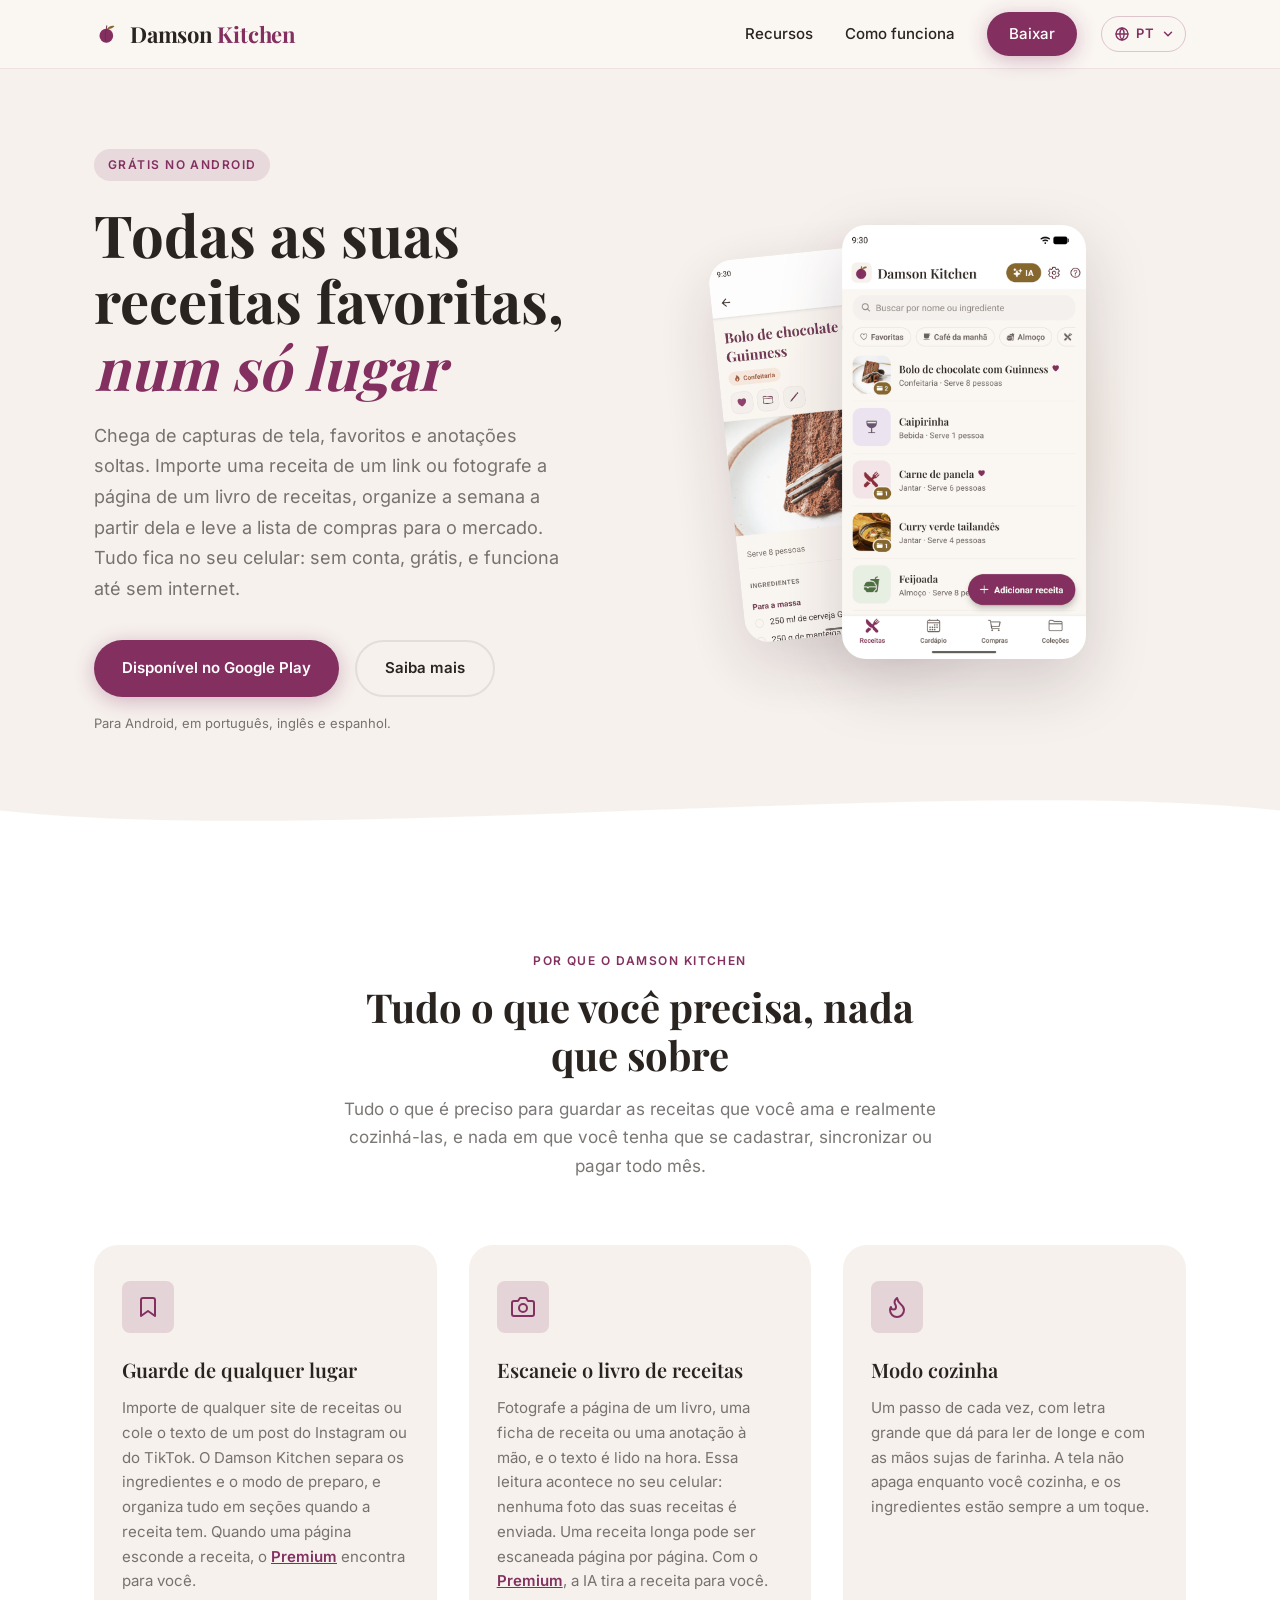
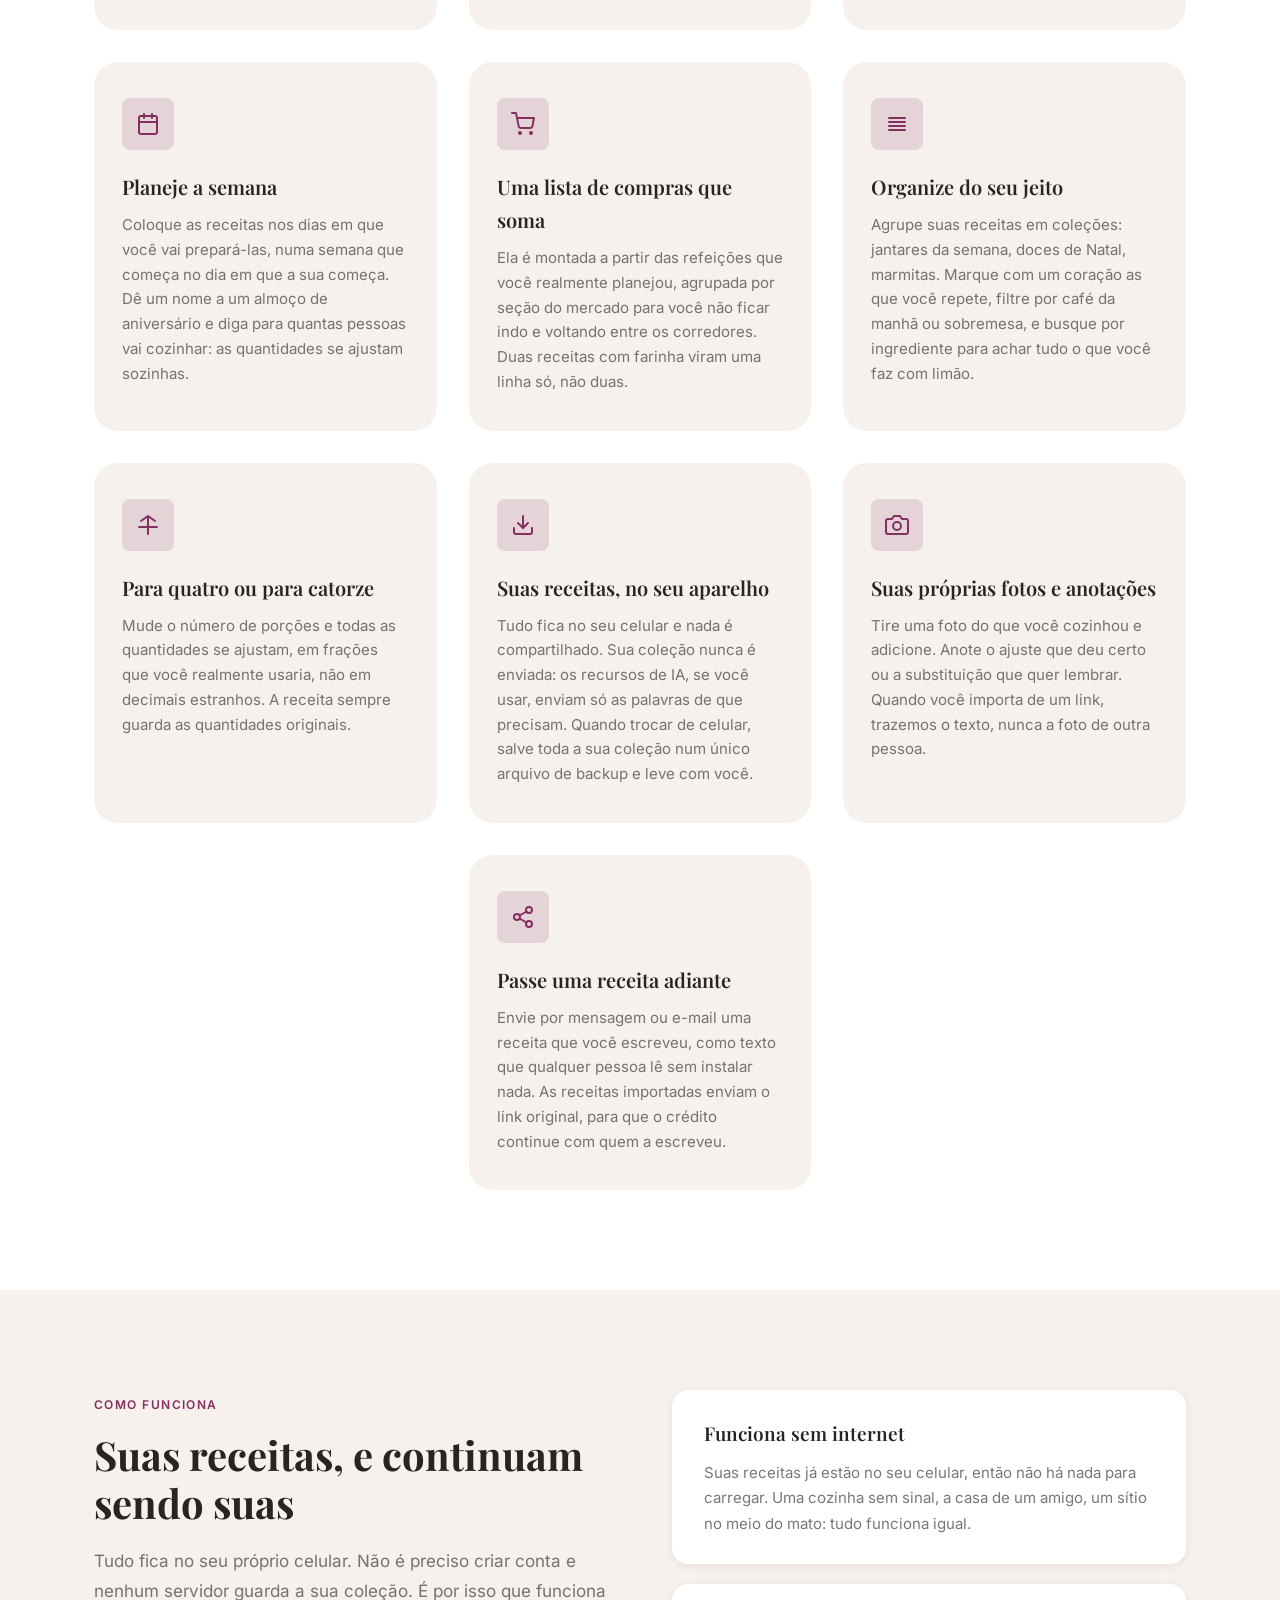
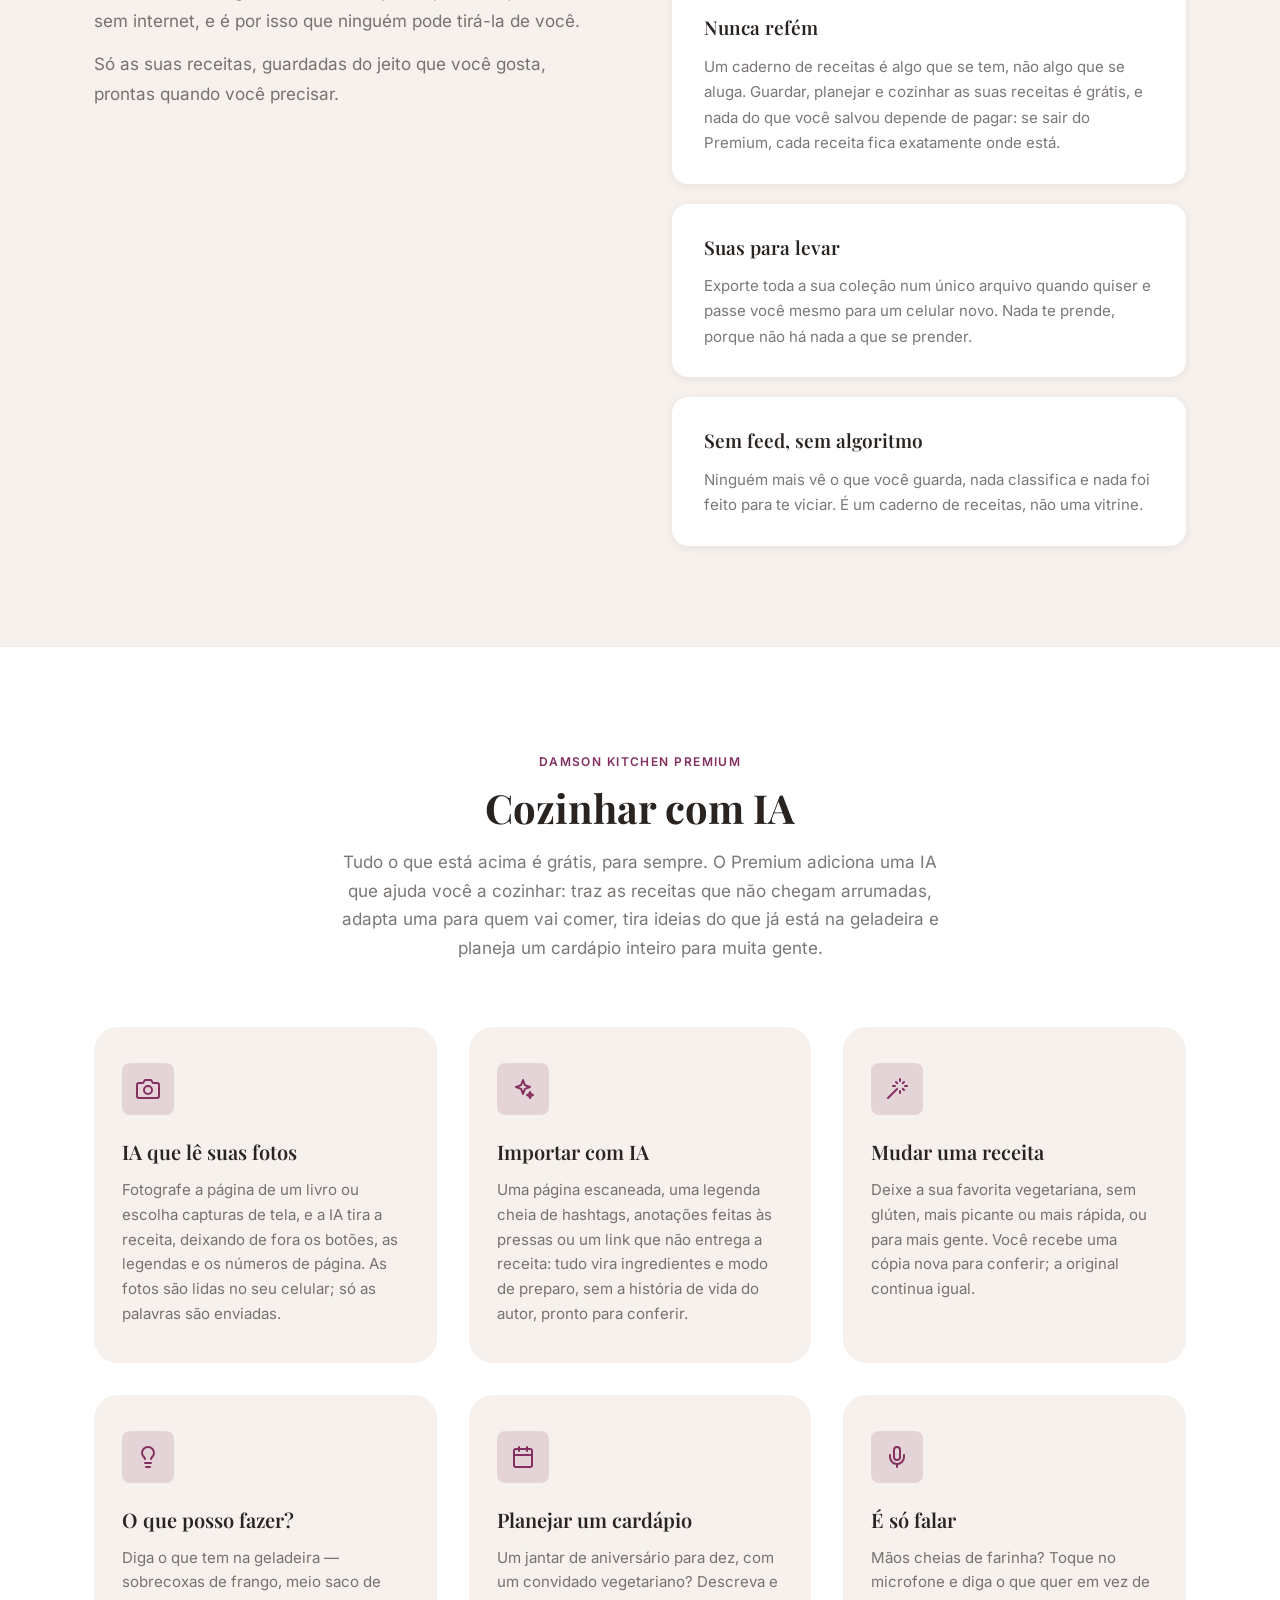
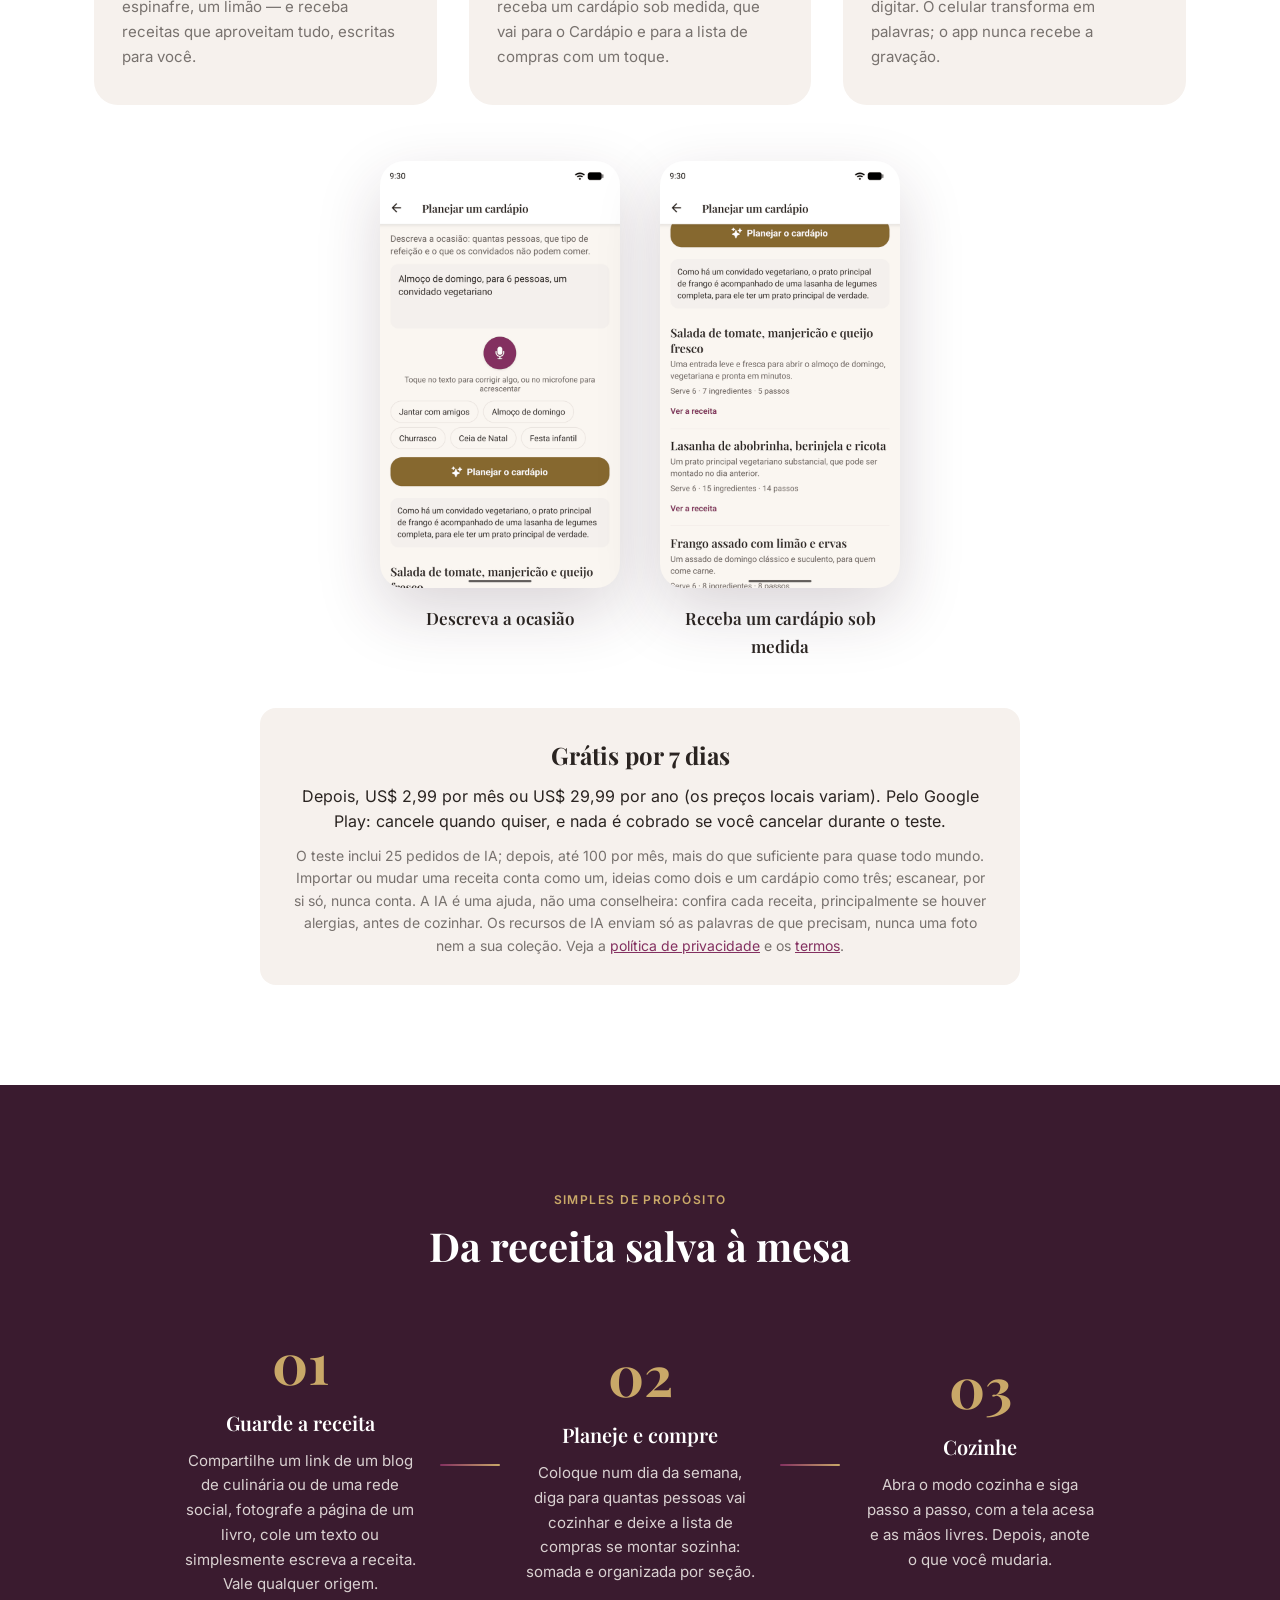
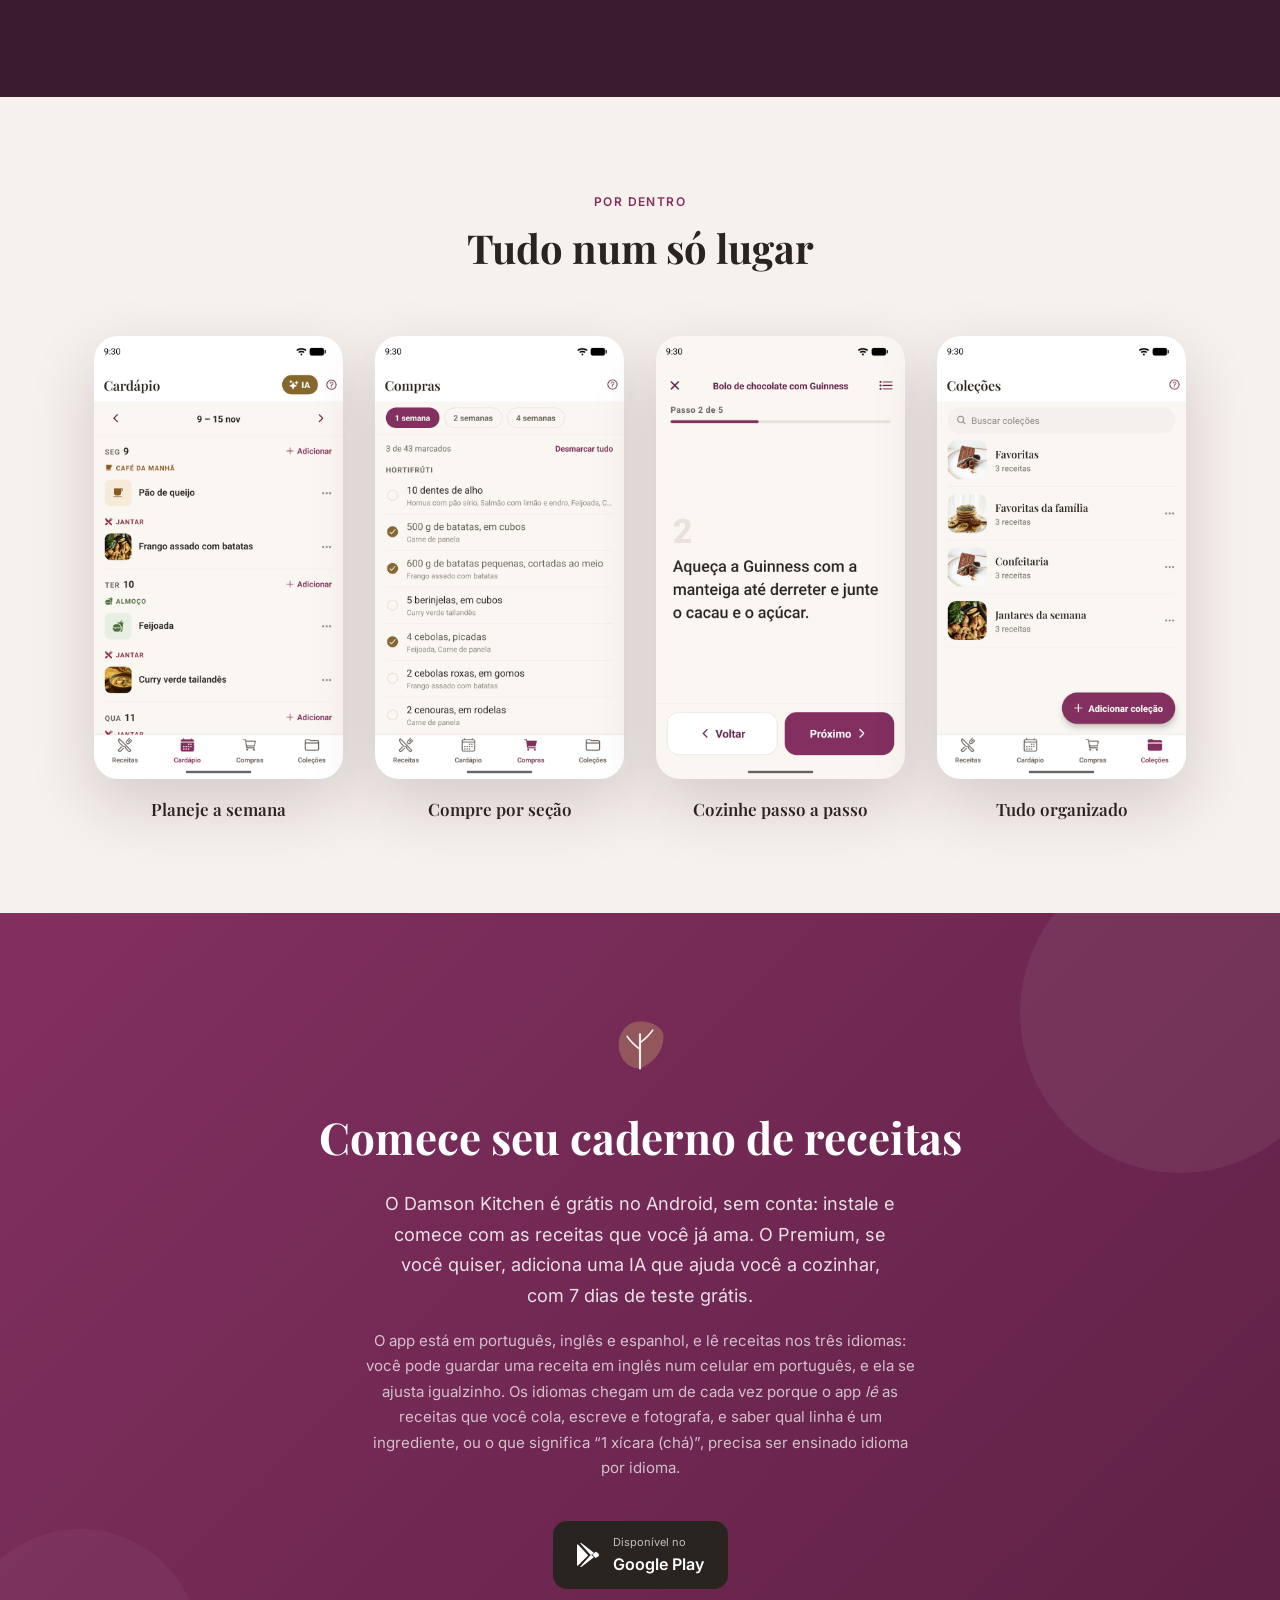
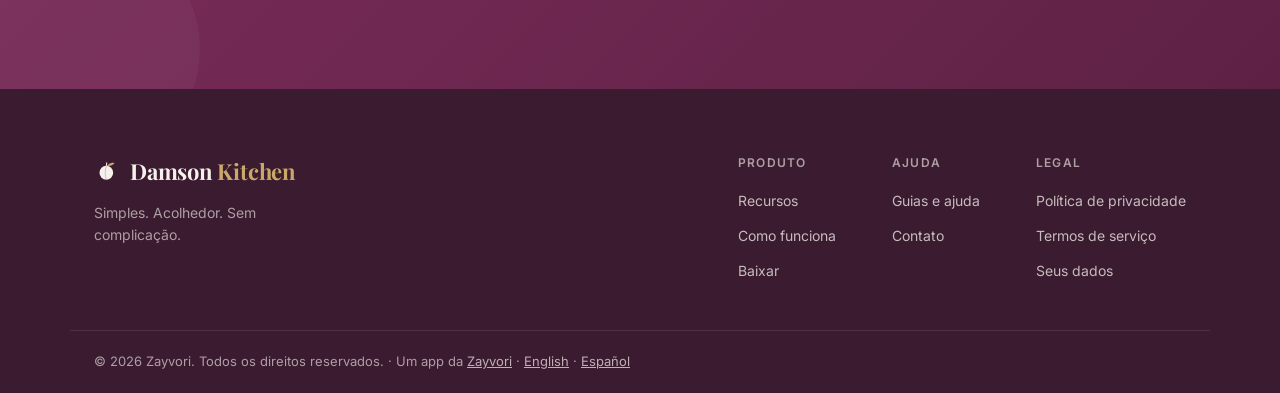
<file: pt/index.html>
<!DOCTYPE html>
<html lang="pt-BR">
<head>
  <meta charset="UTF-8" />
  <meta name="viewport" content="width=device-width, initial-scale=1.0" />
  <meta name="description" content="Damson Kitchen: seu caderno de receitas particular. Importe receitas, planeje a semana e monte a lista de compras. Tudo fica no seu celular." />
  <link rel="canonical" href="https://damsonkitchen.com/pt/" />
  <link rel="alternate" hreflang="en" href="https://damsonkitchen.com/" />
  <link rel="alternate" hreflang="es" href="https://damsonkitchen.com/es/" />
  <link rel="alternate" hreflang="pt" href="https://damsonkitchen.com/pt/" />
  <link rel="alternate" hreflang="x-default" href="https://damsonkitchen.com/" />
  <meta property="og:type" content="website" />
  <meta property="og:site_name" content="Damson Kitchen" />
  <meta property="og:locale" content="pt_BR" />
  <meta property="og:title" content="Damson Kitchen: seu caderno de receitas particular" />
  <meta property="og:description" content="Importe receitas, planeje a semana e monte a lista de compras. Tudo fica no seu celular." />
  <meta property="og:image" content="https://damsonkitchen.com/assets/og-image.png" />
  <meta property="og:url" content="https://damsonkitchen.com/pt/" />
  <meta name="twitter:card" content="summary_large_image" />
  <meta name="twitter:title" content="Damson Kitchen: seu caderno de receitas particular" />
  <meta name="twitter:description" content="Importe receitas, planeje a semana e monte a lista de compras. Tudo fica no seu celular." />
  <meta name="twitter:image" content="https://damsonkitchen.com/assets/og-image.png" />
  <title>Damson Kitchen: seu caderno de receitas particular</title>
  <script type="application/ld+json">
  {
    "@context": "https://schema.org",
    "@type": "SoftwareApplication",
    "name": "Damson Kitchen",
    "inLanguage": "pt-BR",
    "description": "Seu caderno de receitas particular. Importe receitas de qualquer site ou post, escaneie da página de um livro de receitas, planeje a semana, monte a lista de compras e cozinhe passo a passo. Tudo fica guardado só no seu aparelho.",
    "url": "https://damsonkitchen.com/pt/",
    "installUrl": "https://play.google.com/store/apps/details?id=com.damsonkitchen.app&hl=pt-BR",
    "downloadUrl": "https://play.google.com/store/apps/details?id=com.damsonkitchen.app&hl=pt-BR",
    "applicationCategory": "LifestyleApplication",
    "operatingSystem": "Android",
    "offers": {
      "@type": "Offer",
      "price": "0",
      "priceCurrency": "BRL"
    },
    "screenshot": "https://damsonkitchen.com/assets/og-image.png",
    "image": "https://damsonkitchen.com/assets/favicon.svg"
  }
  </script>
  <link rel="icon" type="image/svg+xml" href="../assets/favicon.svg" />
  <link rel="apple-touch-icon" href="../assets/favicon.svg" />
  <link rel="stylesheet" href="../styles.css" />
</head>
<body>

  <!-- NAV -->
  <header class="nav">
    <div class="nav__inner container">
      <a href="#" class="nav__logo" aria-label="Damson Kitchen: início">
        <svg class="brandmark" viewBox="0 0 32 32" xmlns="http://www.w3.org/2000/svg" aria-hidden="true" focusable="false"><g transform="translate(16,16) scale(0.28) translate(-53,-51)"><path d="M50 30C50.5 24 51 20 52 15" stroke="#833060" stroke-width="4.5" stroke-linecap="round" fill="none"/><ellipse cx="50" cy="59" rx="30" ry="31" fill="#833060"/><path d="M50 31C43.5 45 43.5 73 49 86" stroke="#5E2145" stroke-width="3.5" stroke-linecap="round" fill="none" opacity=".55"/><path d="M53 28C62 16 78 12 86 17 79 26 64 31 53 28Z" fill="#86682F"/></g></svg>
        <span class="nav__logo-text">Damson <em>Kitchen</em></span>
      </a>
      <nav class="nav__links">
        <a href="#features">Recursos</a>
        <a href="#how-it-works">Como funciona</a>
        <a href="https://play.google.com/store/apps/details?id=com.damsonkitchen.app&amp;hl=pt-BR" class="btn btn--primary btn--sm" target="_blank" rel="noopener">Baixar</a>
      </nav>
      <details class="nav__lang">
        <summary aria-label="Language / Idioma" title="Language / Idioma"><svg viewBox="0 0 24 24" fill="none" stroke="currentColor" stroke-width="2" stroke-linecap="round" stroke-linejoin="round" aria-hidden="true" focusable="false"><circle cx="12" cy="12" r="9"/><path d="M3 12h18M12 3a14 14 0 0 1 0 18M12 3a14 14 0 0 0 0 18"/></svg><span>PT</span><svg class="nav__lang-caret" viewBox="0 0 24 24" fill="none" stroke="currentColor" stroke-width="2.5" stroke-linecap="round" stroke-linejoin="round" aria-hidden="true" focusable="false"><path d="M6 9l6 6 6-6"/></svg></summary>
        <ul class="nav__lang-menu">
          <li><a href="/" lang="en" hreflang="en">English</a></li>
          <li><a href="/es/" lang="es" hreflang="es">Español</a></li>
          <li><a href="/pt/" lang="pt" hreflang="pt" aria-current="true">Português</a></li>
        </ul>
      </details>
      <button class="nav__hamburger" aria-label="Abrir menu">
        <span></span><span></span><span></span>
      </button>
    </div>
  </header>

  <!-- HERO -->
  <section class="hero">
    <div class="container hero__inner">
      <div class="hero__text">
        <span class="hero__eyebrow">Grátis no Android</span>
        <h1 class="hero__headline">Todas as suas receitas favoritas,<br/><em>num só lugar</em></h1>
        <p class="hero__sub">Chega de capturas de tela, favoritos e anotações soltas. Importe uma receita de um link ou fotografe a página de um livro de receitas, organize a semana a partir dela e leve a lista de compras para o mercado. Tudo fica no seu celular: sem conta, grátis, e funciona até sem internet.</p>
        <div class="hero__ctas">
          <a href="https://play.google.com/store/apps/details?id=com.damsonkitchen.app&amp;hl=pt-BR" class="btn btn--primary" target="_blank" rel="noopener">Disponível no Google Play</a>
          <a href="#features" class="btn btn--ghost">Saiba mais</a>
        </div>
        <p class="hero__note">Para Android, em português, inglês e espanhol.</p>
      </div>
      <div class="hero__phone">
        <div class="shot-stack">
          <img src="../assets/shots-pt/detail.png" alt="" class="shot shot--back" width="1080" height="1920">
          <img src="../assets/shots-pt/recipes.png" alt="A lista de receitas do Damson Kitchen, com fotos, tipos de refeição e porções" class="shot shot--front" width="1080" height="1920">
        </div>
        <div class="hero__blob" aria-hidden="true"></div>
      </div>
    </div>
    <div class="hero__wave">
      <svg viewBox="0 0 1440 80" preserveAspectRatio="none" xmlns="http://www.w3.org/2000/svg">
        <path d="M0,40 C360,80 1080,0 1440,40 L1440,80 L0,80 Z" fill="#ffffff"/>
      </svg>
    </div>
  </section>

  <!-- FEATURES -->
  <section class="features" id="features">
    <div class="container">
      <div class="section-header">
        <span class="section-eyebrow">Por que o Damson Kitchen</span>
        <h2>Tudo o que você precisa, nada que sobre</h2>
        <p>Tudo o que é preciso para guardar as receitas que você ama e realmente cozinhá-las, e nada em que você tenha que se cadastrar, sincronizar ou pagar todo mês.</p>
      </div>
      <div class="features__grid">
        <div class="feature-card">
          <div class="feature-card__icon">
            <svg viewBox="0 0 24 24" fill="none" stroke="currentColor" stroke-width="2" stroke-linecap="round" stroke-linejoin="round">
              <path d="M19 21l-7-5-7 5V5a2 2 0 0 1 2-2h10a2 2 0 0 1 2 2z"/>
            </svg>
          </div>
          <h3>Guarde de qualquer lugar</h3>
          <p>Importe de qualquer site de receitas ou cole o texto de um post do Instagram ou do TikTok. O Damson Kitchen separa os ingredientes e o modo de preparo, e organiza tudo em seções quando a receita tem. Quando uma página esconde a receita, o <a href="#premium">Premium</a> encontra para você.</p>
        </div>
        <div class="feature-card">
          <div class="feature-card__icon">
            <svg viewBox="0 0 24 24" fill="none" stroke="currentColor" stroke-width="2" stroke-linecap="round" stroke-linejoin="round">
              <path d="M23 19a2 2 0 0 1-2 2H3a2 2 0 0 1-2-2V8a2 2 0 0 1 2-2h4l2-3h6l2 3h4a2 2 0 0 1 2 2z"/>
              <circle cx="12" cy="13" r="4"/>
            </svg>
          </div>
          <h3>Escaneie o livro de receitas</h3>
          <p>Fotografe a página de um livro, uma ficha de receita ou uma anotação à mão, e o texto é lido na hora. Essa leitura acontece no seu celular: nenhuma foto das suas receitas é enviada. Uma receita longa pode ser escaneada página por página. Com o <a href="#premium">Premium</a>, a IA tira a receita para você.</p>
        </div>
        <div class="feature-card">
          <div class="feature-card__icon">
            <svg viewBox="0 0 24 24" fill="none" stroke="currentColor" stroke-width="2" stroke-linecap="round" stroke-linejoin="round">
              <path d="M8.5 14.5A2.5 2.5 0 0 0 11 12c0-1.38-.5-2-1-3-1.072-2.143-.224-4.054 2-6 .5 2.5 2 4.9 4 6.5 2 1.6 3 3.5 3 5.5a7 7 0 1 1-14 0c0-1.153.433-2.294 1-3a2.5 2.5 0 0 0 2.5 2.5z"/>
            </svg>
          </div>
          <h3>Modo cozinha</h3>
          <p>Um passo de cada vez, com letra grande que dá para ler de longe e com as mãos sujas de farinha. A tela não apaga enquanto você cozinha, e os ingredientes estão sempre a um toque.</p>
        </div>
        <div class="feature-card">
          <div class="feature-card__icon">
            <svg viewBox="0 0 24 24" fill="none" stroke="currentColor" stroke-width="2" stroke-linecap="round" stroke-linejoin="round">
              <rect x="3" y="4" width="18" height="18" rx="2"/><path d="M16 2v4M8 2v4M3 10h18"/>
            </svg>
          </div>
          <h3>Planeje a semana</h3>
          <p>Coloque as receitas nos dias em que você vai prepará-las, numa semana que começa no dia em que a sua começa. Dê um nome a um almoço de aniversário e diga para quantas pessoas vai cozinhar: as quantidades se ajustam sozinhas.</p>
        </div>
        <div class="feature-card">
          <div class="feature-card__icon">
            <svg viewBox="0 0 24 24" fill="none" stroke="currentColor" stroke-width="2" stroke-linecap="round" stroke-linejoin="round">
              <circle cx="9" cy="21" r="1"/><circle cx="20" cy="21" r="1"/><path d="M1 1h4l2.68 13.39a2 2 0 0 0 2 1.61h9.72a2 2 0 0 0 2-1.61L23 6H6"/>
            </svg>
          </div>
          <h3>Uma lista de compras que soma</h3>
          <p>Ela é montada a partir das refeições que você realmente planejou, agrupada por seção do mercado para você não ficar indo e voltando entre os corredores. Duas receitas com farinha viram uma linha só, não duas.</p>
        </div>
        <div class="feature-card">
          <div class="feature-card__icon">
            <svg viewBox="0 0 24 24" fill="none" stroke="currentColor" stroke-width="2" stroke-linecap="round" stroke-linejoin="round">
              <path d="M4 6h16M4 10h16M4 14h16M4 18h16"/>
            </svg>
          </div>
          <h3>Organize do seu jeito</h3>
          <p>Agrupe suas receitas em coleções: jantares da semana, doces de Natal, marmitas. Marque com um coração as que você repete, filtre por café da manhã ou sobremesa, e busque por ingrediente para achar tudo o que você faz com limão.</p>
        </div>
        <div class="feature-card">
          <div class="feature-card__icon">
            <svg viewBox="0 0 24 24" fill="none" stroke="currentColor" stroke-width="2" stroke-linecap="round" stroke-linejoin="round">
              <path d="M12 3v18M5 8l7-5 7 5"/><path d="M3 14h18"/>
            </svg>
          </div>
          <h3>Para quatro ou para catorze</h3>
          <p>Mude o número de porções e todas as quantidades se ajustam, em frações que você realmente usaria, não em decimais estranhos. A receita sempre guarda as quantidades originais.</p>
        </div>
        <div class="feature-card">
          <div class="feature-card__icon">
            <svg viewBox="0 0 24 24" fill="none" stroke="currentColor" stroke-width="2" stroke-linecap="round" stroke-linejoin="round">
              <path d="M21 15v4a2 2 0 0 1-2 2H5a2 2 0 0 1-2-2v-4"/><path d="M7 10l5 5 5-5"/><path d="M12 15V3"/>
            </svg>
          </div>
          <h3>Suas receitas, no seu aparelho</h3>
          <p>Tudo fica no seu celular e nada é compartilhado. Sua coleção nunca é enviada: os recursos de IA, se você usar, enviam só as palavras de que precisam. Quando trocar de celular, salve toda a sua coleção num único arquivo de backup e leve com você.</p>
        </div>
        <div class="feature-card">
          <div class="feature-card__icon">
            <svg viewBox="0 0 24 24" fill="none" stroke="currentColor" stroke-width="2" stroke-linecap="round" stroke-linejoin="round">
              <path d="M23 19a2 2 0 0 1-2 2H3a2 2 0 0 1-2-2V8a2 2 0 0 1 2-2h4l2-3h6l2 3h4a2 2 0 0 1 2 2z"/><circle cx="12" cy="13" r="4"/>
            </svg>
          </div>
          <h3>Suas próprias fotos e anotações</h3>
          <p>Tire uma foto do que você cozinhou e adicione. Anote o ajuste que deu certo ou a substituição que quer lembrar. Quando você importa de um link, trazemos o texto, nunca a foto de outra pessoa.</p>
        </div>
        <div class="feature-card">
          <div class="feature-card__icon">
            <svg viewBox="0 0 24 24" fill="none" stroke="currentColor" stroke-width="2" stroke-linecap="round" stroke-linejoin="round">
              <circle cx="18" cy="5" r="3"/><circle cx="6" cy="12" r="3"/><circle cx="18" cy="19" r="3"/><path d="M8.59 13.51l6.83 3.98M15.41 6.51L8.59 10.49"/>
            </svg>
          </div>
          <h3>Passe uma receita adiante</h3>
          <p>Envie por mensagem ou e-mail uma receita que você escreveu, como texto que qualquer pessoa lê sem instalar nada. As receitas importadas enviam o link original, para que o crédito continue com quem a escreveu.</p>
        </div>
      </div>
    </div>
  </section>

  <!-- PHILOSOPHY -->
  <section class="philosophy">
    <div class="container">
      <div class="philosophy__inner">
        <div class="philosophy__story">
          <span class="section-eyebrow">Como funciona</span>
          <h2>Suas receitas, e continuam sendo suas</h2>
          <p>Tudo fica no seu próprio celular. Não é preciso criar conta e nenhum servidor guarda a sua coleção. É por isso que funciona sem internet, e é por isso que ninguém pode tirá-la de você.</p>
          <p>Só as suas receitas, guardadas do jeito que você gosta, prontas quando você precisar.</p>
        </div>
        <div class="philosophy__values">
          <div class="philosophy__value">
            <h3>Funciona sem internet</h3>
            <p>Suas receitas já estão no seu celular, então não há nada para carregar. Uma cozinha sem sinal, a casa de um amigo, um sítio no meio do mato: tudo funciona igual.</p>
          </div>
          <div class="philosophy__value">
            <h3>Nunca refém</h3>
            <p>Um caderno de receitas é algo que se tem, não algo que se aluga. Guardar, planejar e cozinhar as suas receitas é grátis, e nada do que você salvou depende de pagar: se sair do Premium, cada receita fica exatamente onde está.</p>
          </div>
          <div class="philosophy__value">
            <h3>Suas para levar</h3>
            <p>Exporte toda a sua coleção num único arquivo quando quiser e passe você mesmo para um celular novo. Nada te prende, porque não há nada a que se prender.</p>
          </div>
          <div class="philosophy__value">
            <h3>Sem feed, sem algoritmo</h3>
            <p>Ninguém mais vê o que você guarda, nada classifica e nada foi feito para te viciar. É um caderno de receitas, não uma vitrine.</p>
          </div>
        </div>
      </div>
    </div>
  </section>

  <!-- PREMIUM -->
  <section class="features premium" id="premium">
    <div class="container">
      <div class="section-header">
        <span class="section-eyebrow">Damson Kitchen Premium</span>
        <h2>Cozinhar com IA</h2>
        <p>Tudo o que está acima é grátis, para sempre. O Premium adiciona uma IA que ajuda você a cozinhar: traz as receitas que não chegam arrumadas, adapta uma para quem vai comer, tira ideias do que já está na geladeira e planeja um cardápio inteiro para muita gente.</p>
      </div>
      <div class="features__grid">
        <div class="feature-card">
          <div class="feature-card__icon">
            <svg viewBox="0 0 24 24" fill="none" stroke="currentColor" stroke-width="2" stroke-linecap="round" stroke-linejoin="round">
              <path d="M23 19a2 2 0 0 1-2 2H3a2 2 0 0 1-2-2V8a2 2 0 0 1 2-2h4l2-3h6l2 3h4a2 2 0 0 1 2 2z"/><circle cx="12" cy="13" r="4"/>
            </svg>
          </div>
          <h3>IA que lê suas fotos</h3>
          <p>Fotografe a página de um livro ou escolha capturas de tela, e a IA tira a receita, deixando de fora os botões, as legendas e os números de página. As fotos são lidas no seu celular; só as palavras são enviadas.</p>
        </div>
        <div class="feature-card">
          <div class="feature-card__icon">
            <svg viewBox="0 0 24 24" fill="none" stroke="currentColor" stroke-width="2" stroke-linecap="round" stroke-linejoin="round">
              <path d="M12 3l1.9 5.1L19 10l-5.1 1.9L12 17l-1.9-5.1L5 10l5.1-1.9z"/><path d="M19 15l.9 2.1L22 18l-2.1.9L19 21l-.9-2.1L16 18l2.1-.9z"/>
            </svg>
          </div>
          <h3>Importar com IA</h3>
          <p>Uma página escaneada, uma legenda cheia de hashtags, anotações feitas às pressas ou um link que não entrega a receita: tudo vira ingredientes e modo de preparo, sem a história de vida do autor, pronto para conferir.</p>
        </div>
        <div class="feature-card">
          <div class="feature-card__icon">
            <svg viewBox="0 0 24 24" fill="none" stroke="currentColor" stroke-width="2" stroke-linecap="round" stroke-linejoin="round">
              <path d="m3 21 9-9"/><path d="M15 4V2"/><path d="M15 16v-2"/><path d="M8 9h2"/><path d="M20 9h2"/><path d="M17.8 11.8 19 13"/><path d="M17.8 6.2 19 5"/><path d="M12.2 6.2 11 5"/>
            </svg>
          </div>
          <h3>Mudar uma receita</h3>
          <p>Deixe a sua favorita vegetariana, sem glúten, mais picante ou mais rápida, ou para mais gente. Você recebe uma cópia nova para conferir; a original continua igual.</p>
        </div>
        <div class="feature-card">
          <div class="feature-card__icon">
            <svg viewBox="0 0 24 24" fill="none" stroke="currentColor" stroke-width="2" stroke-linecap="round" stroke-linejoin="round">
              <path d="M15 14c.2-1 .7-1.7 1.5-2.5 1-.9 1.5-2.2 1.5-3.5A6 6 0 0 0 6 8c0 1 .2 2.2 1.5 3.5.7.7 1.3 1.5 1.5 2.5"/><path d="M9 18h6"/><path d="M10 22h4"/>
            </svg>
          </div>
          <h3>O que posso fazer?</h3>
          <p>Diga o que tem na geladeira — sobrecoxas de frango, meio saco de espinafre, um limão — e receba receitas que aproveitam tudo, escritas para você.</p>
        </div>
        <div class="feature-card">
          <div class="feature-card__icon">
            <svg viewBox="0 0 24 24" fill="none" stroke="currentColor" stroke-width="2" stroke-linecap="round" stroke-linejoin="round">
              <rect x="3" y="4" width="18" height="18" rx="2"/><path d="M16 2v4"/><path d="M8 2v4"/><path d="M3 10h18"/>
            </svg>
          </div>
          <h3>Planejar um cardápio</h3>
          <p>Um jantar de aniversário para dez, com um convidado vegetariano? Descreva e receba um cardápio sob medida, que vai para o Cardápio e para a lista de compras com um toque.</p>
        </div>
        <div class="feature-card">
          <div class="feature-card__icon">
            <svg viewBox="0 0 24 24" fill="none" stroke="currentColor" stroke-width="2" stroke-linecap="round" stroke-linejoin="round">
              <path d="M12 2a3 3 0 0 0-3 3v7a3 3 0 0 0 6 0V5a3 3 0 0 0-3-3z"/><path d="M19 10v2a7 7 0 0 1-14 0v-2"/><path d="M12 19v3"/>
            </svg>
          </div>
          <h3>É só falar</h3>
          <p>Mãos cheias de farinha? Toque no microfone e diga o que quer em vez de digitar. O celular transforma em palavras; o app nunca recebe a gravação.</p>
        </div>
      </div>
      <div class="premium__shots">
        <figure class="gallery__item">
          <img src="../assets/shots-pt/menu.png" alt="Planejar um cardápio, com o pedido “Almoço de domingo, para 6 pessoas, um convidado vegetariano” digitado e uma nota sobre o prato vegetariano" class="shot" width="1080" height="1920" loading="lazy">
          <figcaption>Descreva a ocasião</figcaption>
        </figure>
        <figure class="gallery__item">
          <img src="../assets/shots-pt/menu-dishes.png" alt="Os pratos do cardápio planejado, cada um para 6 pessoas" class="shot" width="1080" height="1920" loading="lazy">
          <figcaption>Receba um cardápio sob medida</figcaption>
        </figure>
      </div>
      <div class="premium__terms">
        <h3>Grátis por 7 dias</h3>
        <p>Depois, US$ 2,99 por mês ou US$ 29,99 por ano (os preços locais variam). Pelo Google Play: cancele quando quiser, e nada é cobrado se você cancelar durante o teste.</p>
        <p class="premium__small">O teste inclui 25 pedidos de IA; depois, até 100 por mês, mais do que suficiente para quase todo mundo. Importar ou mudar uma receita conta como um, ideias como dois e um cardápio como três; escanear, por si só, nunca conta. A IA é uma ajuda, não uma conselheira: confira cada receita, principalmente se houver alergias, antes de cozinhar. Os recursos de IA enviam só as palavras de que precisam, nunca uma foto nem a sua coleção. Veja a <a href="privacy.html#ai-import">política de privacidade</a> e os <a href="terms.html#ai">termos</a>.</p>
      </div>
    </div>
  </section>

  <!-- HOW IT WORKS -->
  <section class="how-it-works" id="how-it-works">
    <div class="container">
      <div class="section-header section-header--light">
        <span class="section-eyebrow section-eyebrow--light">Simples de propósito</span>
        <h2>Da receita salva à mesa</h2>
      </div>
      <div class="steps">
        <div class="step">
          <div class="step__number">01</div>
          <div class="step__content">
            <h3>Guarde a receita</h3>
            <p>Compartilhe um link de um blog de culinária ou de uma rede social, fotografe a página de um livro, cole um texto ou simplesmente escreva a receita. Vale qualquer origem.</p>
          </div>
        </div>
        <div class="step__connector" aria-hidden="true"></div>
        <div class="step">
          <div class="step__number">02</div>
          <div class="step__content">
            <h3>Planeje e compre</h3>
            <p>Coloque num dia da semana, diga para quantas pessoas vai cozinhar e deixe a lista de compras se montar sozinha: somada e organizada por seção.</p>
          </div>
        </div>
        <div class="step__connector" aria-hidden="true"></div>
        <div class="step">
          <div class="step__number">03</div>
          <div class="step__content">
            <h3>Cozinhe</h3>
            <p>Abra o modo cozinha e siga passo a passo, com a tela acesa e as mãos livres. Depois, anote o que você mudaria.</p>
          </div>
        </div>
      </div>
    </div>
  </section>

  <!-- SCREENSHOTS -->
  <section class="gallery">
    <div class="container">
      <div class="section-header">
        <span class="section-eyebrow">Por dentro</span>
        <h2>Tudo num só lugar</h2>
      </div>
      <div class="gallery__strip">
        <figure class="gallery__item">
          <img src="../assets/shots-pt/planner.png" alt="O cardápio da semana, com receitas nos dias da semana em café da manhã, almoço e jantar" class="shot" width="1080" height="1920" loading="lazy">
          <figcaption>Planeje a semana</figcaption>
        </figure>
        <figure class="gallery__item">
          <img src="../assets/shots-pt/shopping.png" alt="A lista de compras, agrupada por seção do mercado" class="shot" width="1080" height="1920" loading="lazy">
          <figcaption>Compre por seção</figcaption>
        </figure>
        <figure class="gallery__item">
          <img src="../assets/shots-pt/cookmode.png" alt="O modo cozinha, com um único passo da receita em letra grande e uma barra de progresso" class="shot" width="1080" height="1920" loading="lazy">
          <figcaption>Cozinhe passo a passo</figcaption>
        </figure>
        <figure class="gallery__item">
          <img src="../assets/shots-pt/collections.png" alt="As coleções, com Favoritas ao lado de grupos de receitas com nome" class="shot" width="1080" height="1920" loading="lazy">
          <figcaption>Tudo organizado</figcaption>
        </figure>
      </div>
    </div>
  </section>

  <!-- DOWNLOAD CTA -->
  <section class="download" id="download">
    <div class="container download__inner">
      <div class="download__leaf-icon" aria-hidden="true">
        <svg viewBox="0 0 60 60" fill="none" xmlns="http://www.w3.org/2000/svg">
          <path d="M30 8C18 8 10 18 10 30C10 42 18 52 30 52C30 52 52 44 52 22C52 14 42 8 30 8Z" fill="#C9A868" opacity="0.35"/>
          <path d="M30 52C30 52 30 30 30 20" stroke="#F6F1ED" stroke-width="2" stroke-linecap="round"/>
          <path d="M30 34C30 34 22 28 18 22" stroke="#F6F1ED" stroke-width="1.5" stroke-linecap="round"/>
          <path d="M30 28C30 28 38 22 42 16" stroke="#F6F1ED" stroke-width="1.5" stroke-linecap="round"/>
        </svg>
      </div>
      <h2>Comece seu caderno de receitas</h2>
      <p>O Damson Kitchen é grátis no Android, sem conta: instale e comece com as receitas que você já ama. O Premium, se você quiser, adiciona uma IA que ajuda você a cozinhar, com 7 dias de teste grátis.</p>
      <p class="download__note">O app está em português, inglês e espanhol, e lê receitas nos três idiomas: você pode guardar uma receita em inglês num celular em português, e ela se ajusta igualzinho. Os idiomas chegam um de cada vez porque o app <em>lê</em> as receitas que você cola, escreve e fotografa, e saber qual linha é um ingrediente, ou o que significa &ldquo;1 xícara (chá)&rdquo;, precisa ser ensinado idioma por idioma.</p>
      <div class="download__badges">
        <a href="https://play.google.com/store/apps/details?id=com.damsonkitchen.app&amp;hl=pt-BR" class="store-badge" target="_blank" rel="noopener" aria-label="Baixe o Damson Kitchen no Google Play">
          <svg viewBox="0 0 24 24" fill="currentColor" aria-hidden="true">
            <path d="M3.18 23.76c.33.19.71.24 1.08.14l12.64-9.73-2.79-2.79L3.18 23.76zM.49 1.17C.18 1.52 0 2.04 0 2.7v18.6c0 .66.18 1.18.49 1.52l.08.08L11 12.49v-.24L.57 1.09l-.08.08zM21.46 10.35l-2.9-1.67-3.12 3.12 3.12 3.13 2.92-1.68c.83-.48.83-1.25-.02-1.9zM4.26.09L16.9 9.83l-2.79 2.79L3.18.24C3.51.06 3.93.1 4.26.09z"/>
          </svg>
          <div>
            <small>Disponível no</small>
            <strong>Google Play</strong>
          </div>
        </a>
      </div>
    </div>
  </section>

  <!-- FOOTER -->
  <footer class="footer">
    <div class="container footer__inner">
      <div class="footer__brand">
        <a href="#" class="nav__logo" aria-label="Damson Kitchen: início">
          <svg class="brandmark" viewBox="0 0 32 32" xmlns="http://www.w3.org/2000/svg" aria-hidden="true" focusable="false"><g transform="translate(16,16) scale(0.28) translate(-53,-51)"><path d="M50 30C50.5 24 51 20 52 15" stroke="#F6F1ED" stroke-width="4.5" stroke-linecap="round" fill="none"/><ellipse cx="50" cy="59" rx="30" ry="31" fill="#F6F1ED"/><path d="M50 31C43.5 45 43.5 73 49 86" stroke="#833060" stroke-width="3.5" stroke-linecap="round" fill="none" opacity=".34"/><path d="M53 28C62 16 78 12 86 17 79 26 64 31 53 28Z" fill="#C9A868"/></g></svg>
          <span class="nav__logo-text">Damson <em>Kitchen</em></span>
        </a>
        <p>Simples. Acolhedor. Sem complicação.</p>
      </div>
      <div class="footer__links">
        <div class="footer__col">
          <h4>Produto</h4>
          <a href="#features">Recursos</a>
          <a href="#how-it-works">Como funciona</a>
          <a href="#download">Baixar</a>
        </div>
        <div class="footer__col">
          <h4>Ajuda</h4>
          <a href="help.html">Guias e ajuda</a>
          <a href="mailto:support@zayvori.com">Contato</a>
        </div>
        <div class="footer__col">
          <h4>Legal</h4>
          <a href="privacy.html">Política de privacidade</a>
          <a href="terms.html">Termos de serviço</a>
          <a href="delete-account.html">Seus dados</a>
        </div>
      </div>
    </div>
    <div class="footer__bottom container">
      <p>&copy; 2026 Zayvori. Todos os direitos reservados. · Um app da <a href="https://zayvori.com" target="_blank" rel="noopener">Zayvori</a> · <a href="/" lang="en" hreflang="en">English</a> · <a href="/es/" lang="es" hreflang="es">Español</a></p>
    </div>
  </footer>

  <script src="../script.js"></script>
</body>
</html>
</file>
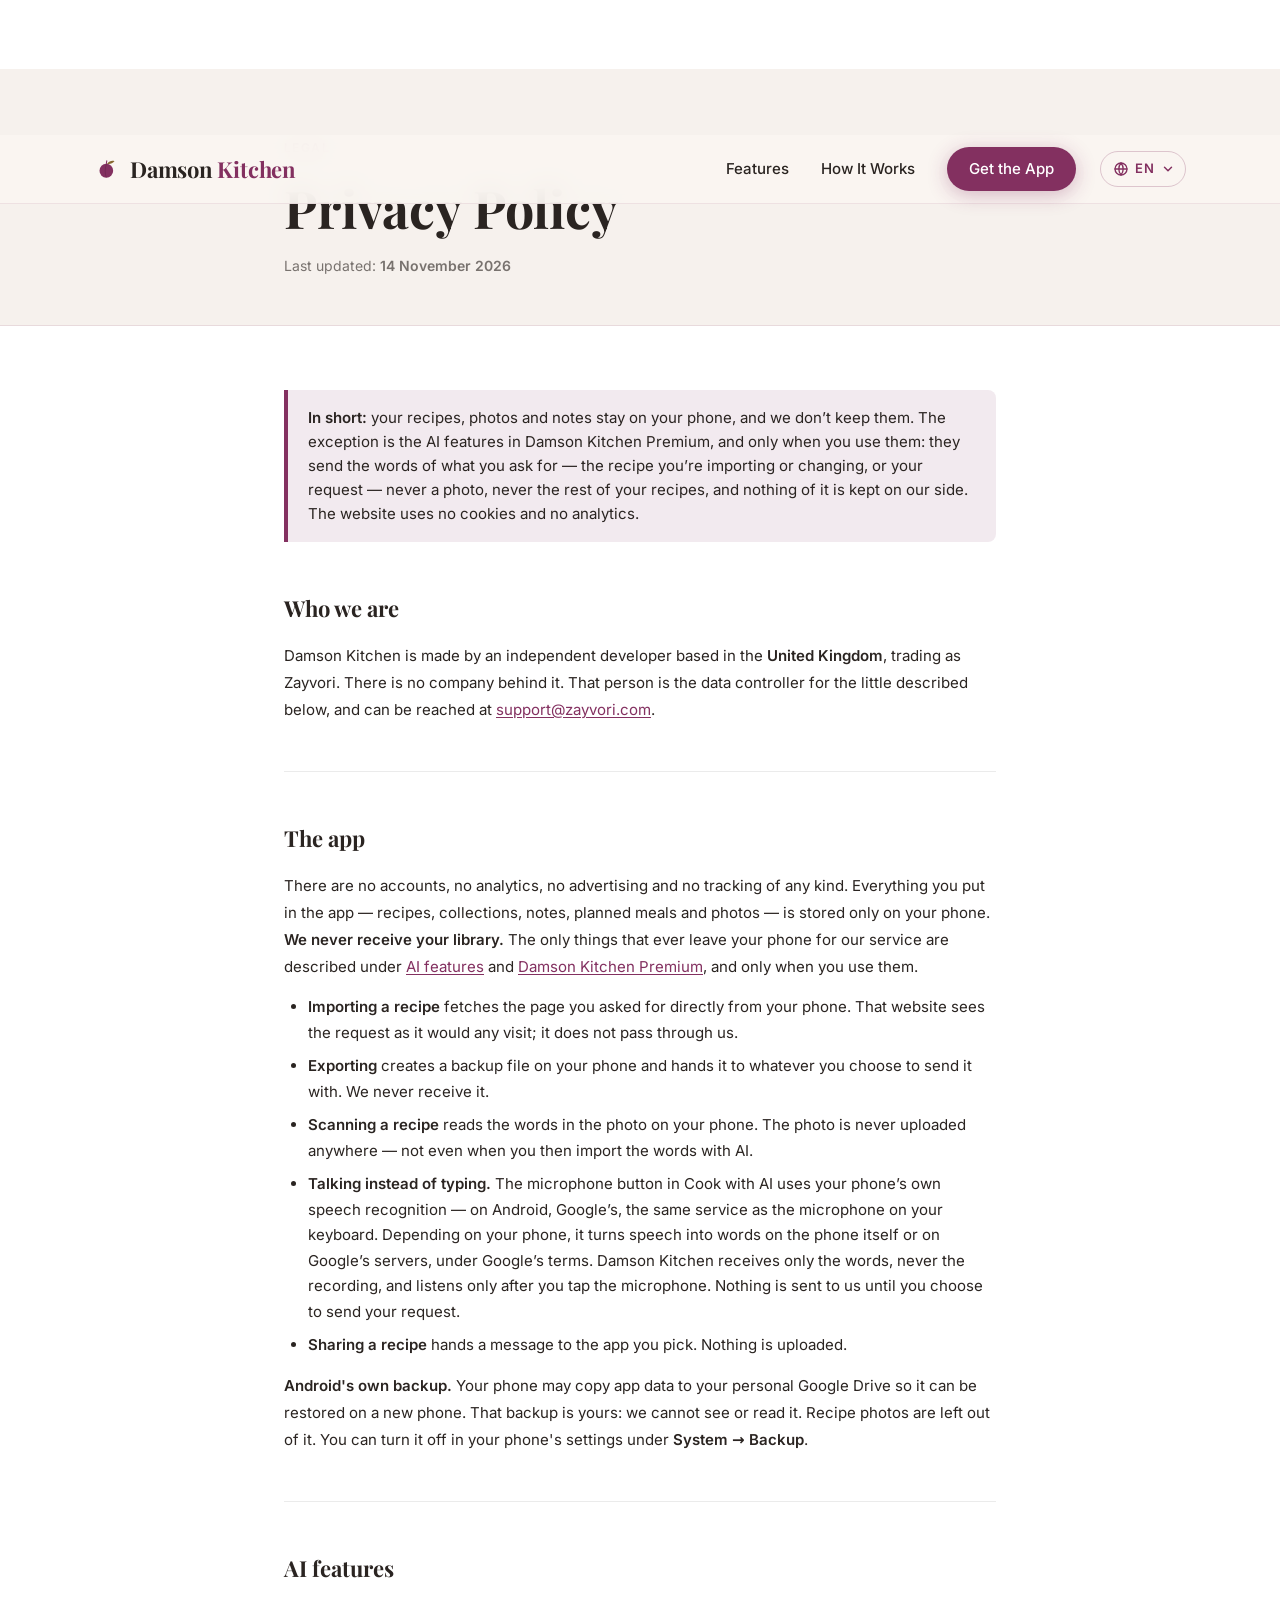
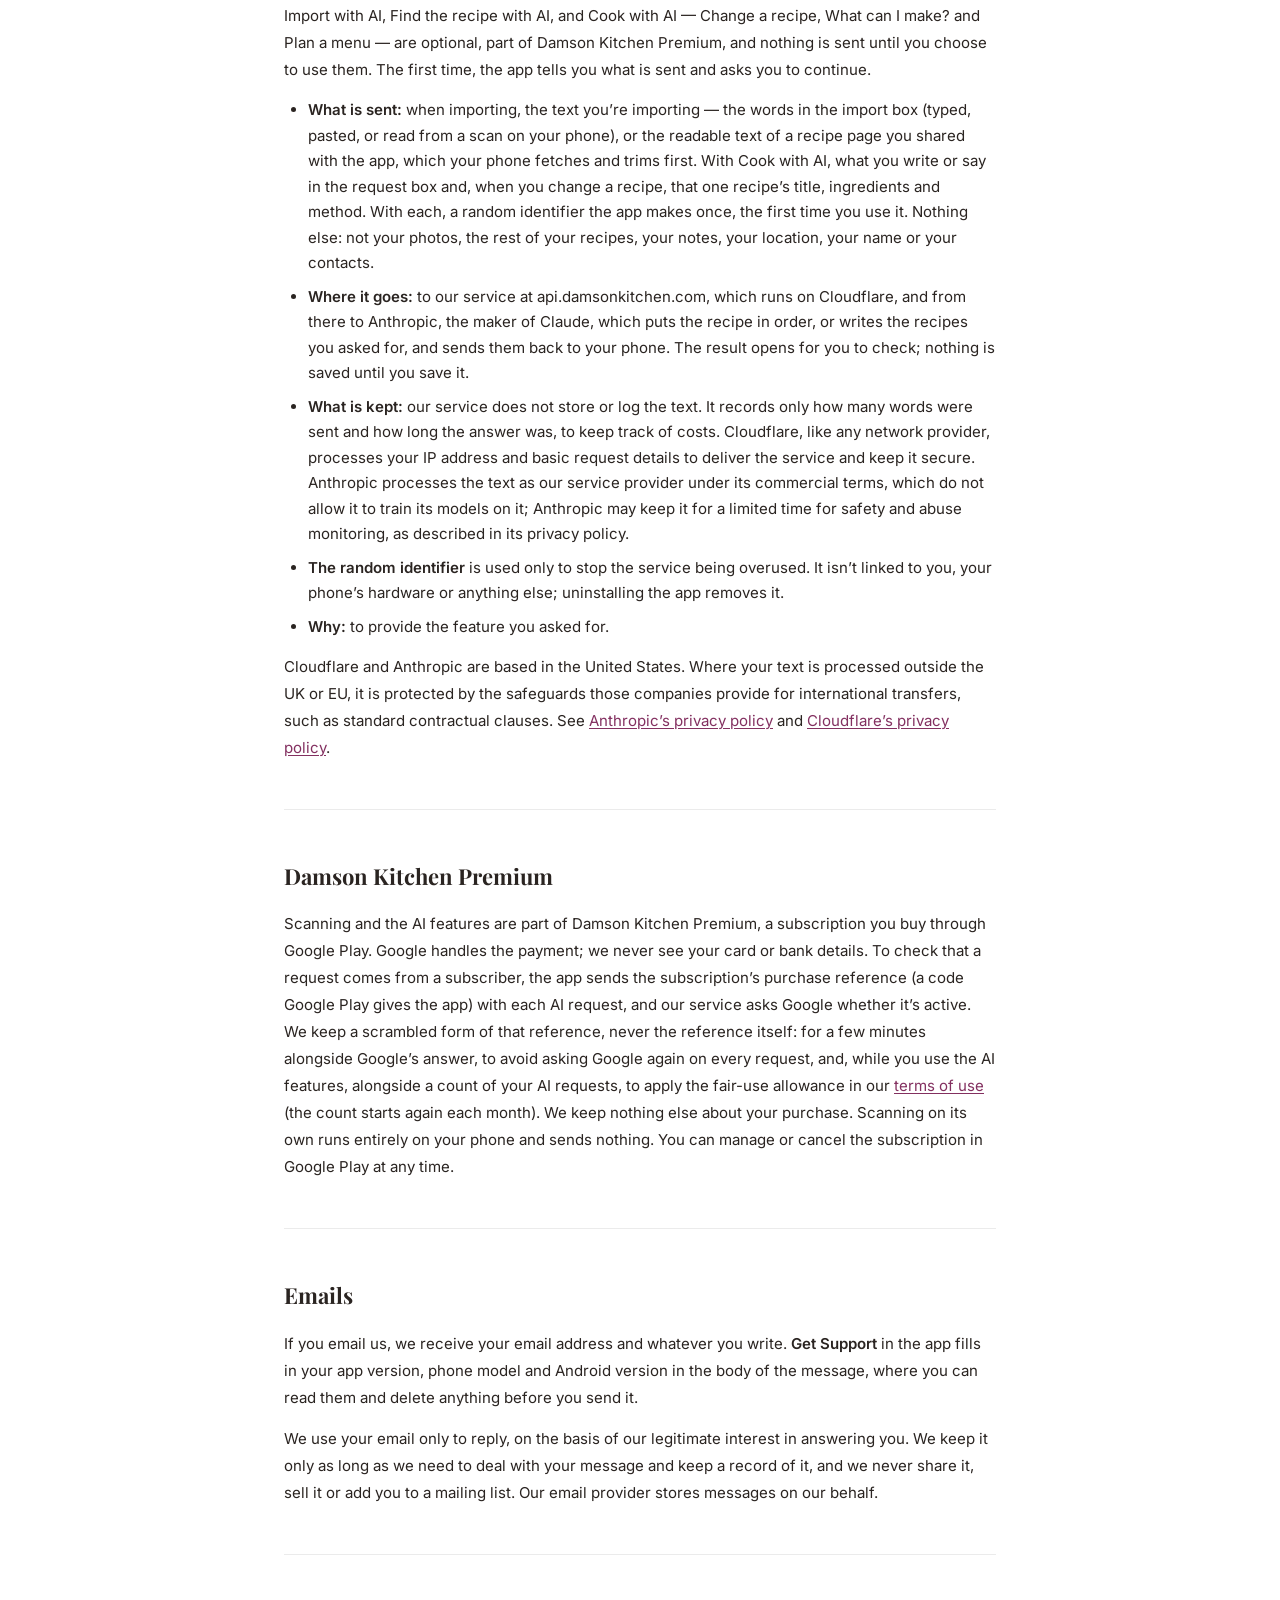
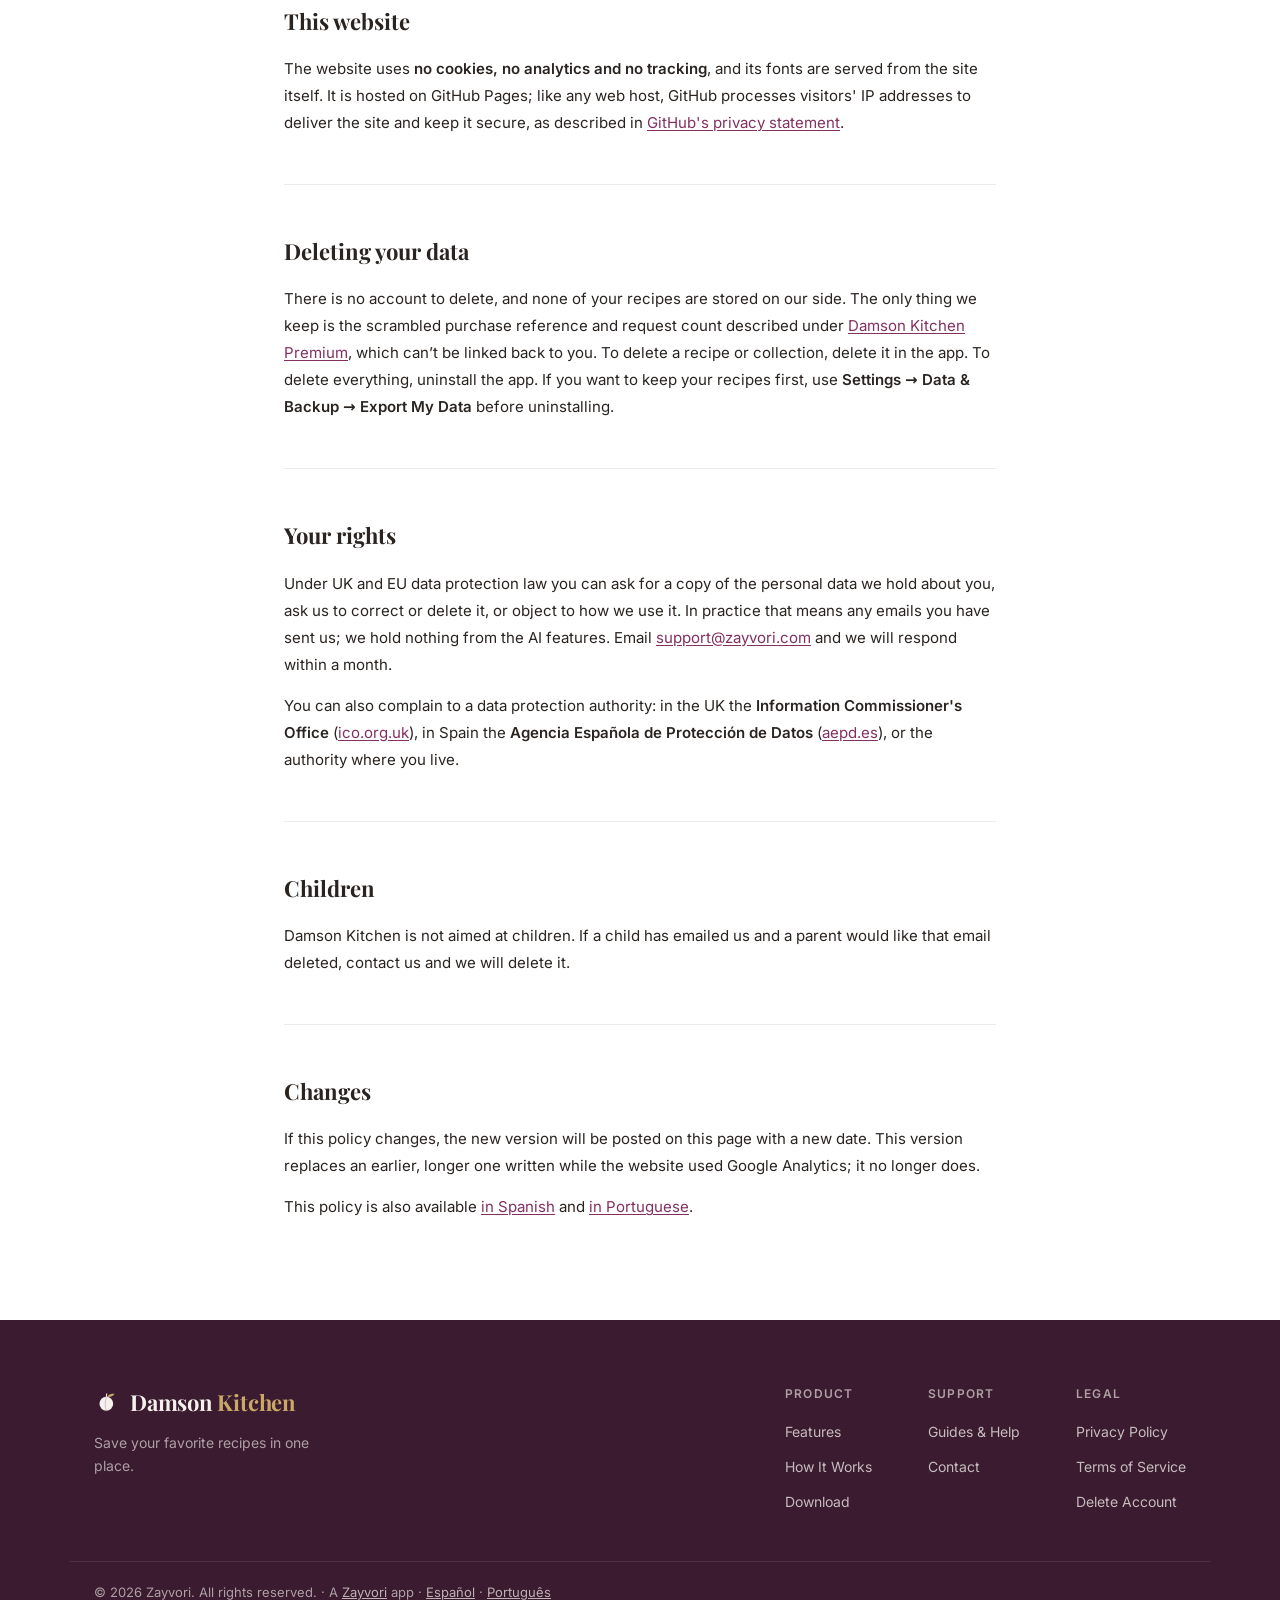
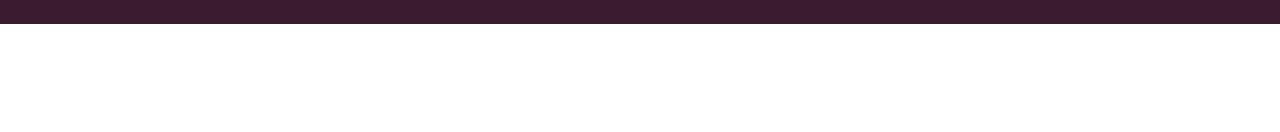
<file: delete-account.html>
<!DOCTYPE html>
<html lang="en">
<head>
  <meta charset="UTF-8" />
  <meta name="viewport" content="width=device-width, initial-scale=1.0" />
  <!-- Kept only so existing links keep working: there are no accounts, so this is now
       a section of the privacy policy. -->
  <meta http-equiv="refresh" content="0; url=/privacy.html#your-data" />
  <link rel="canonical" href="https://damsonkitchen.com/privacy.html" />
  <meta name="robots" content="noindex" />
  <title>Deleting your data — Damson Kitchen</title>
</head>
<body>
  <p>Damson Kitchen has no accounts and keeps nothing of yours. See <a href="/privacy.html#your-data">Deleting your data</a> in the Privacy Policy.</p>
</body>
</html>
</file>
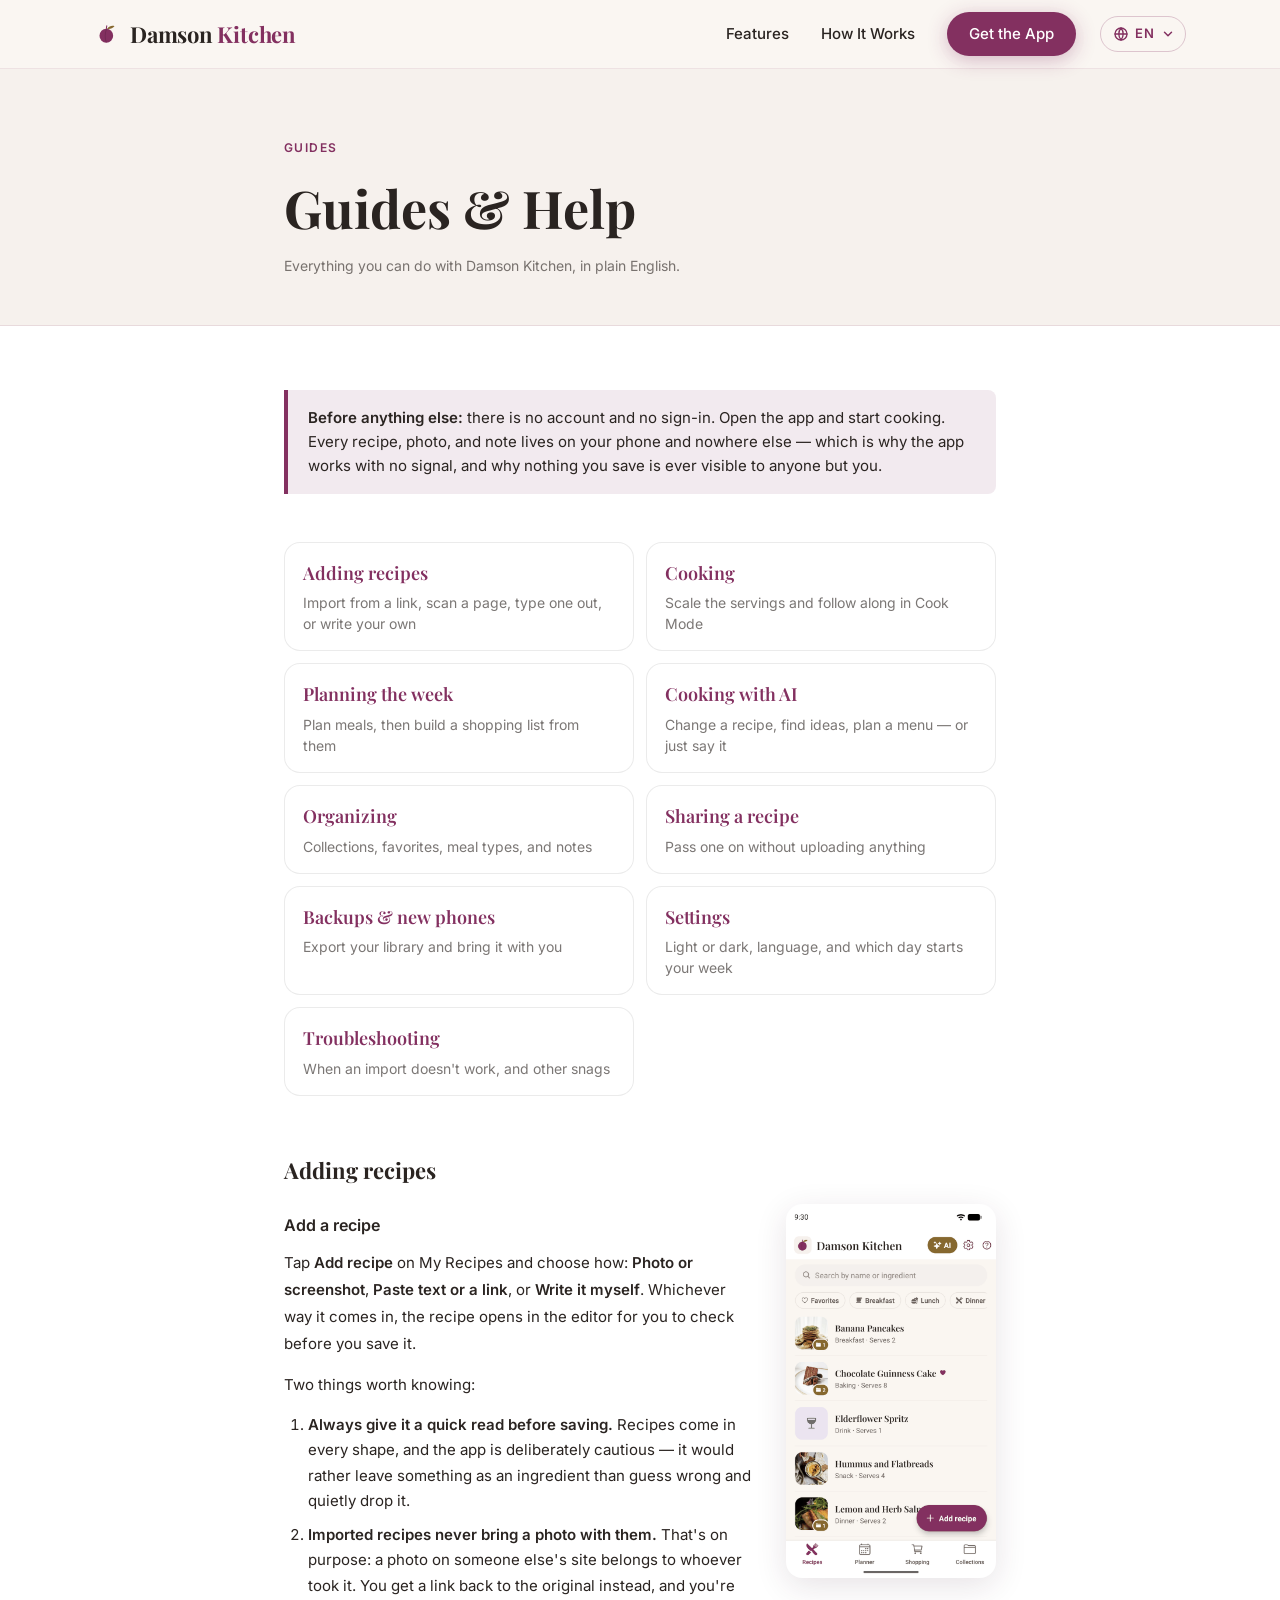
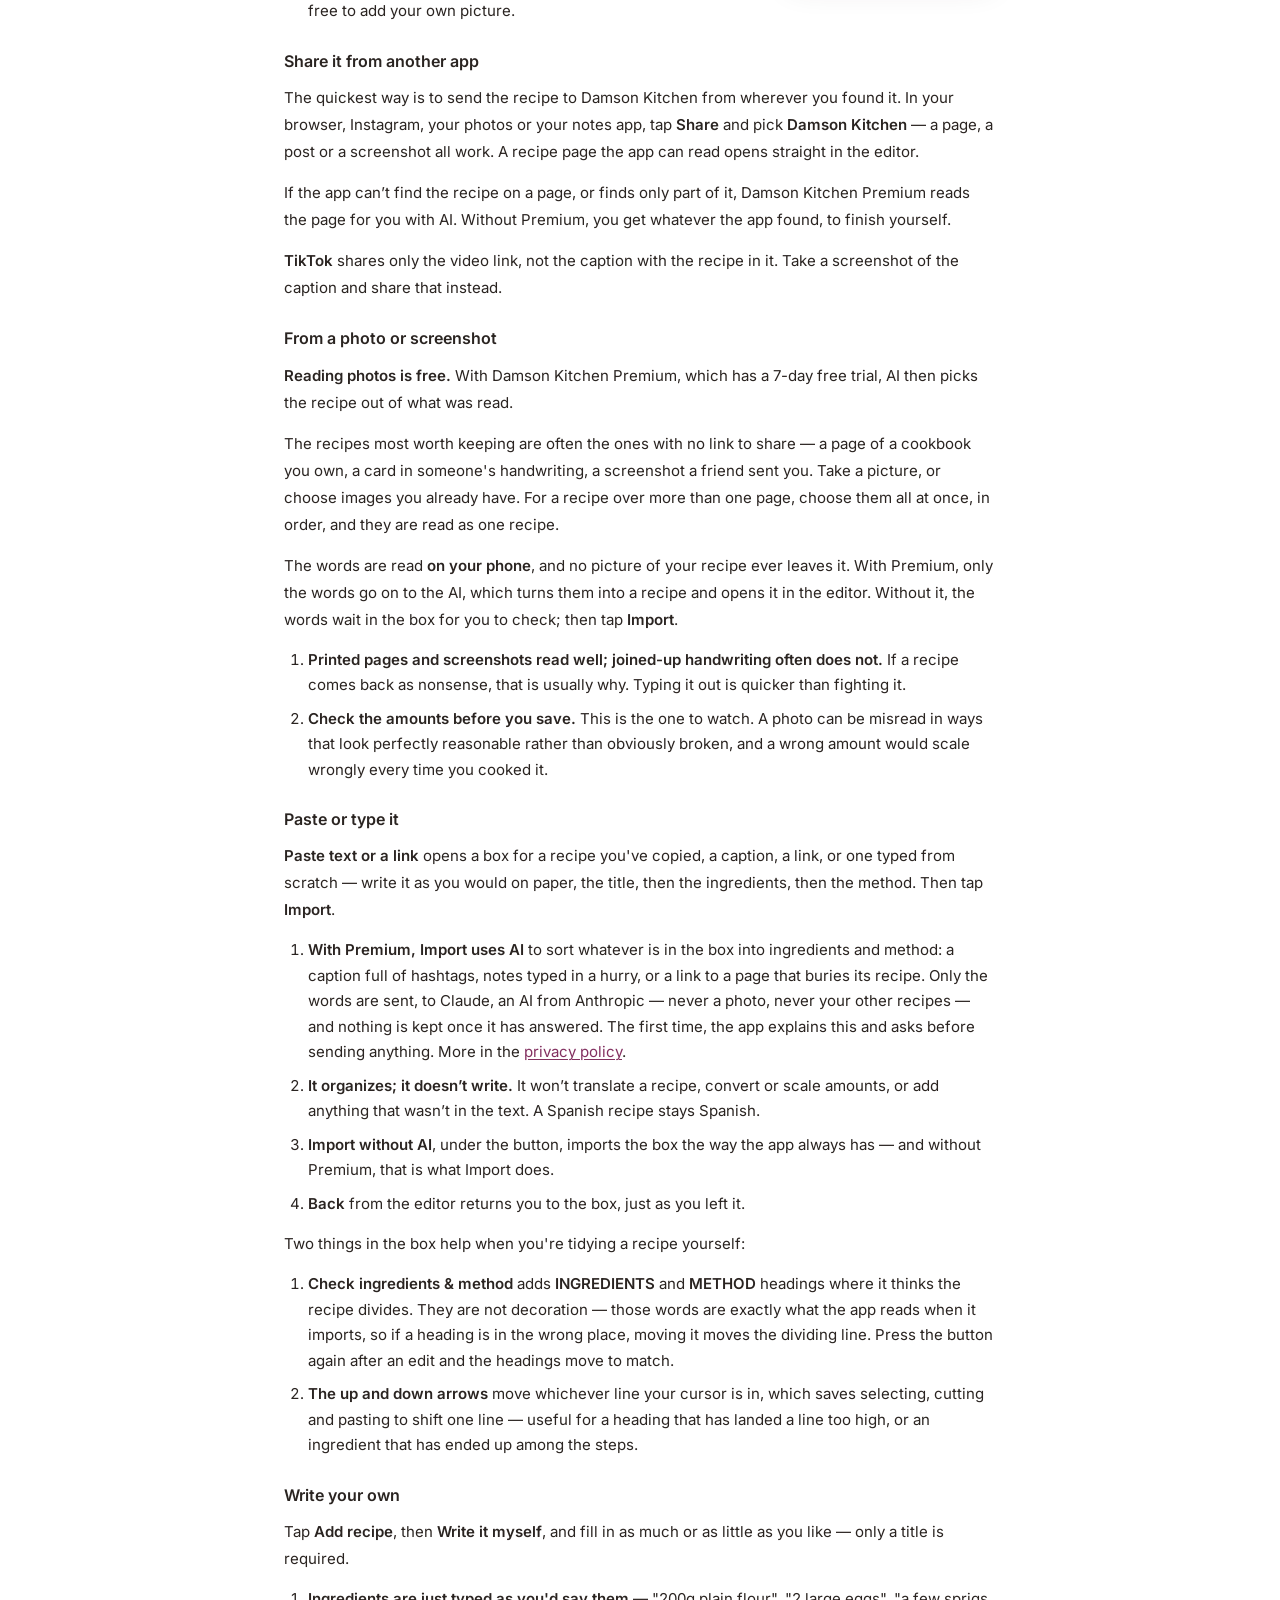
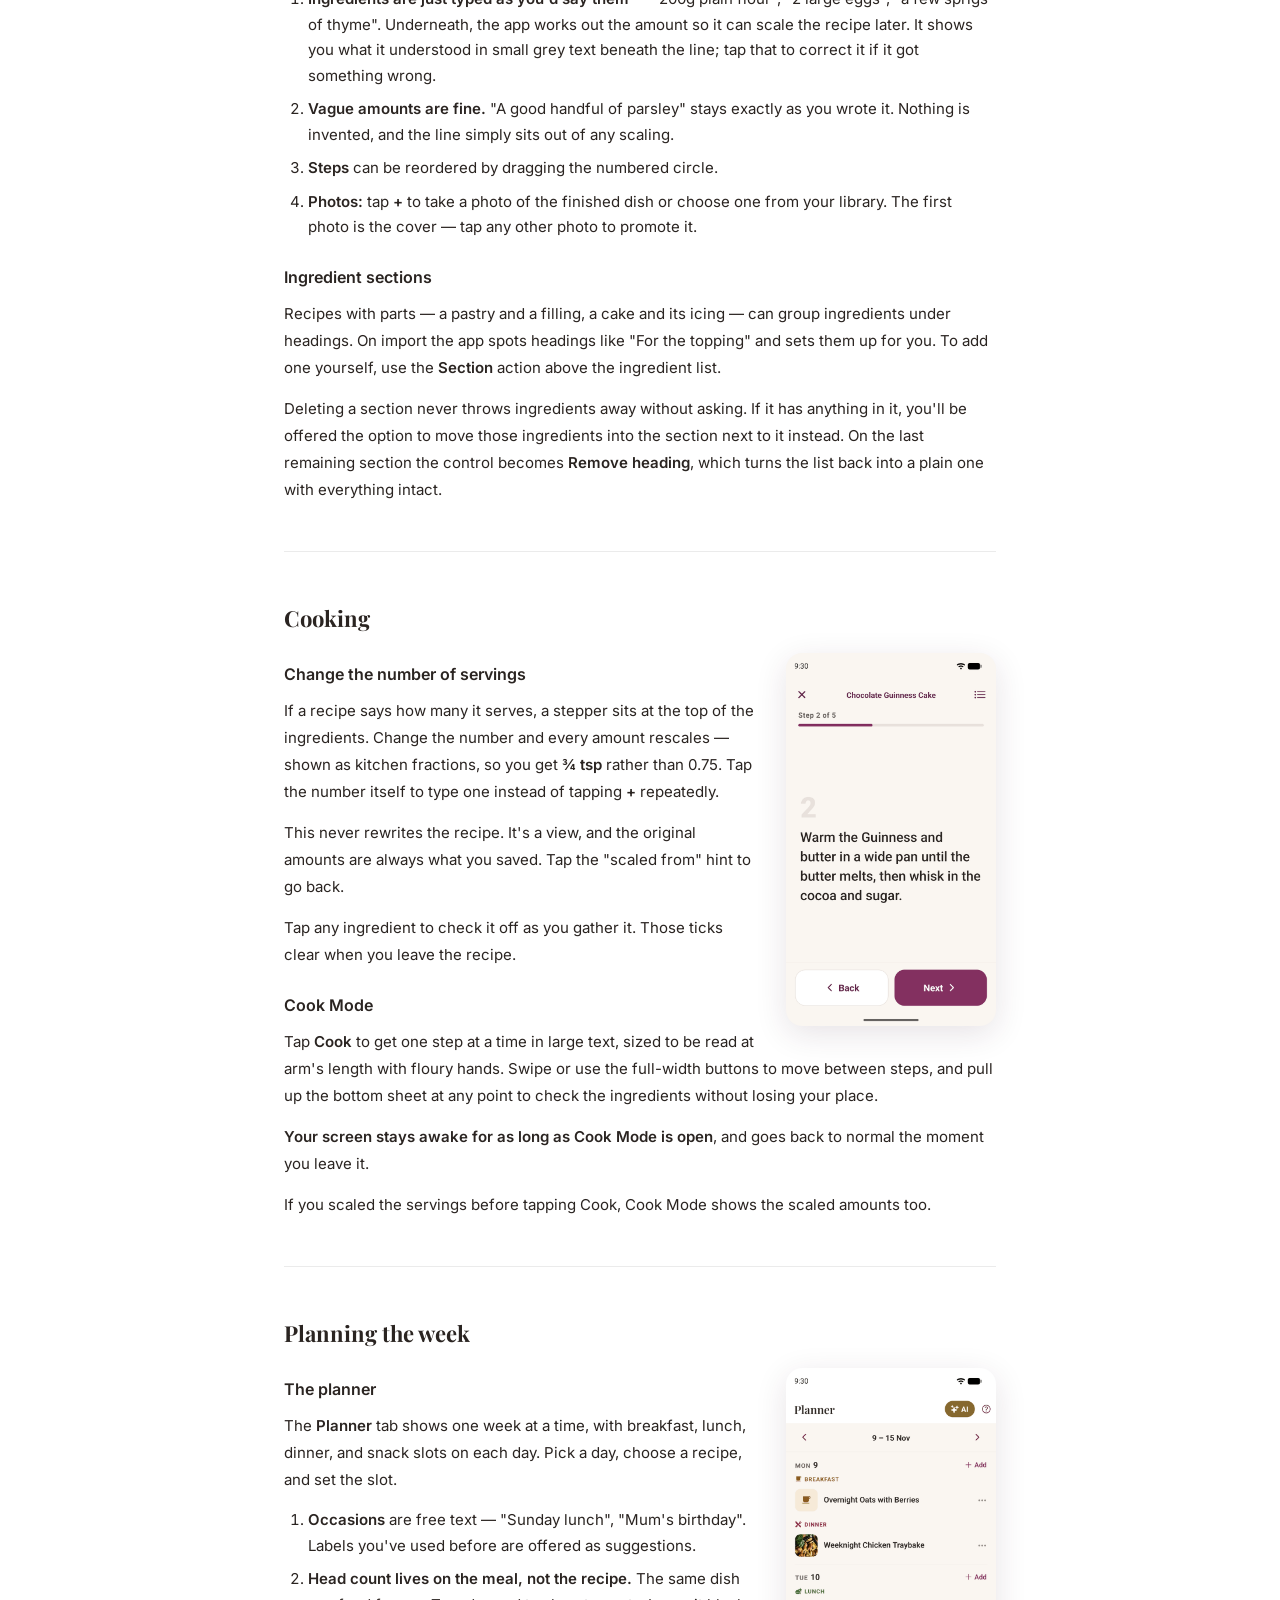
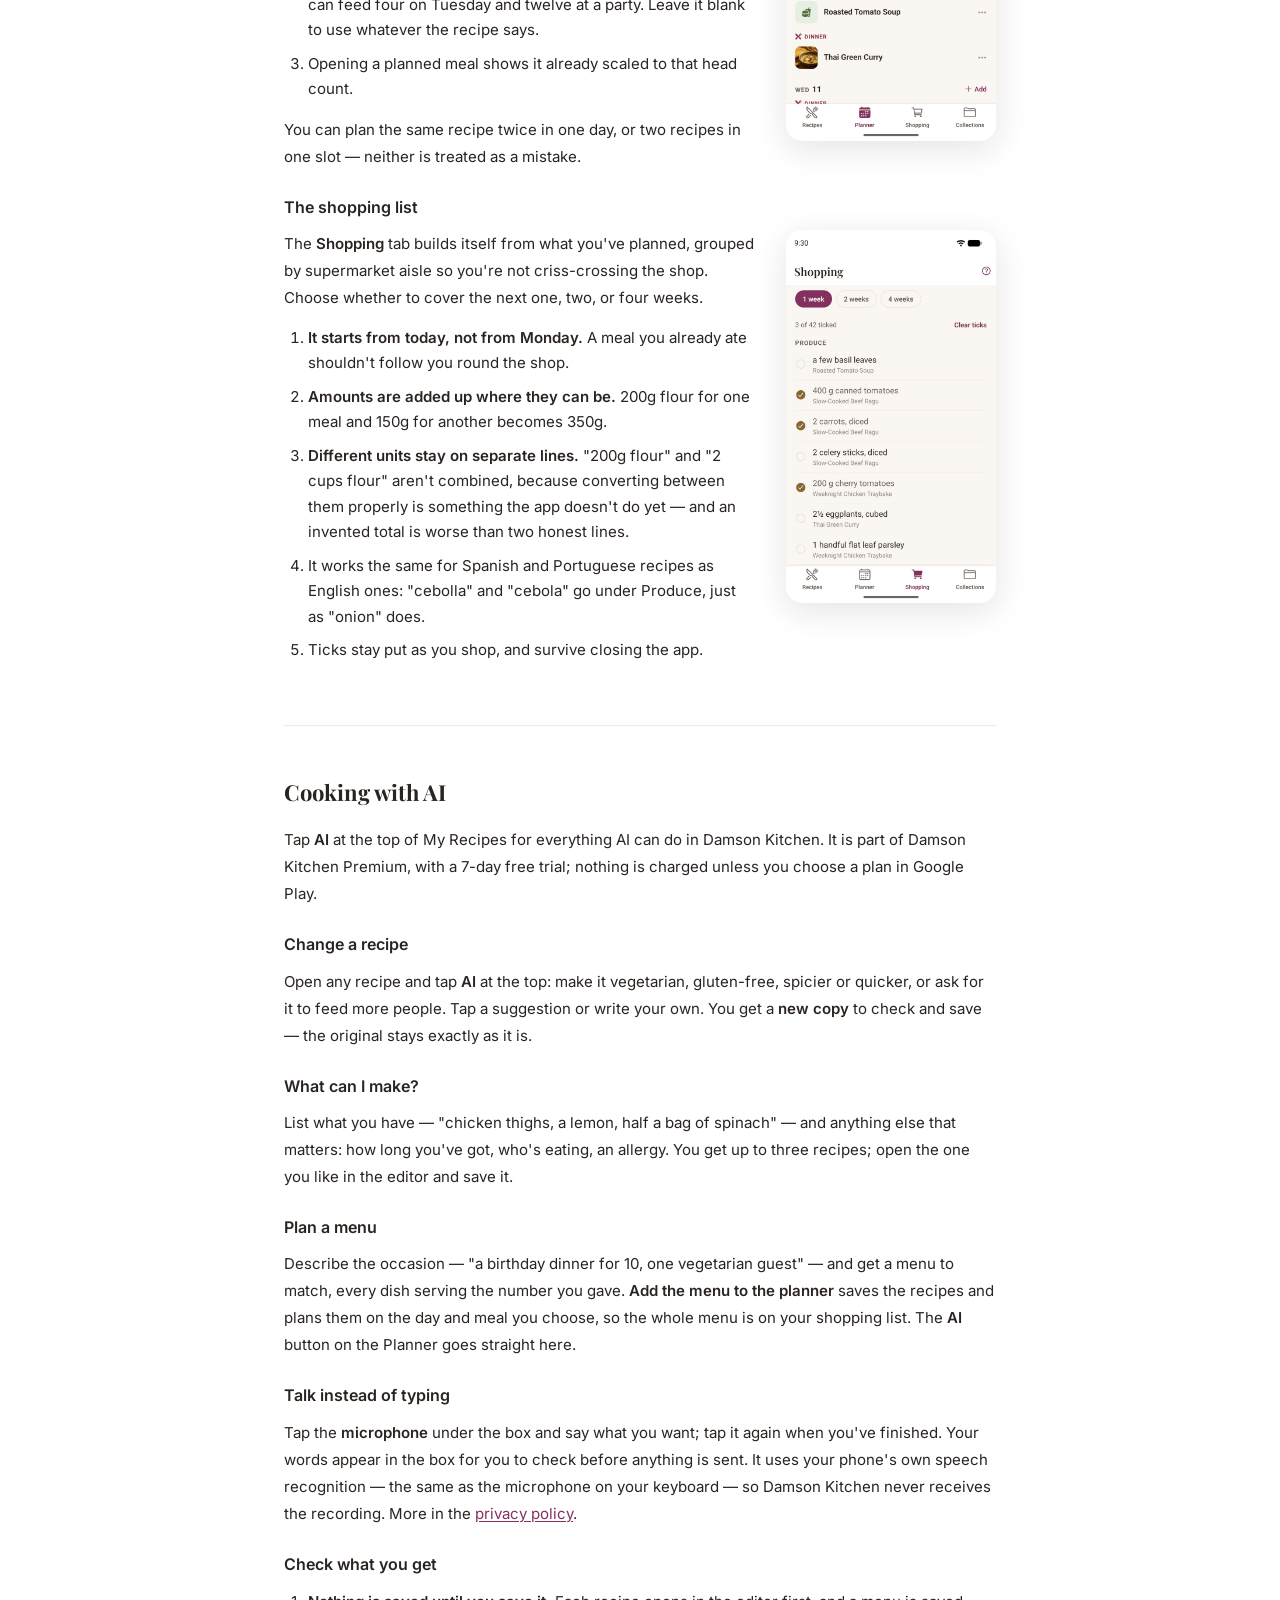
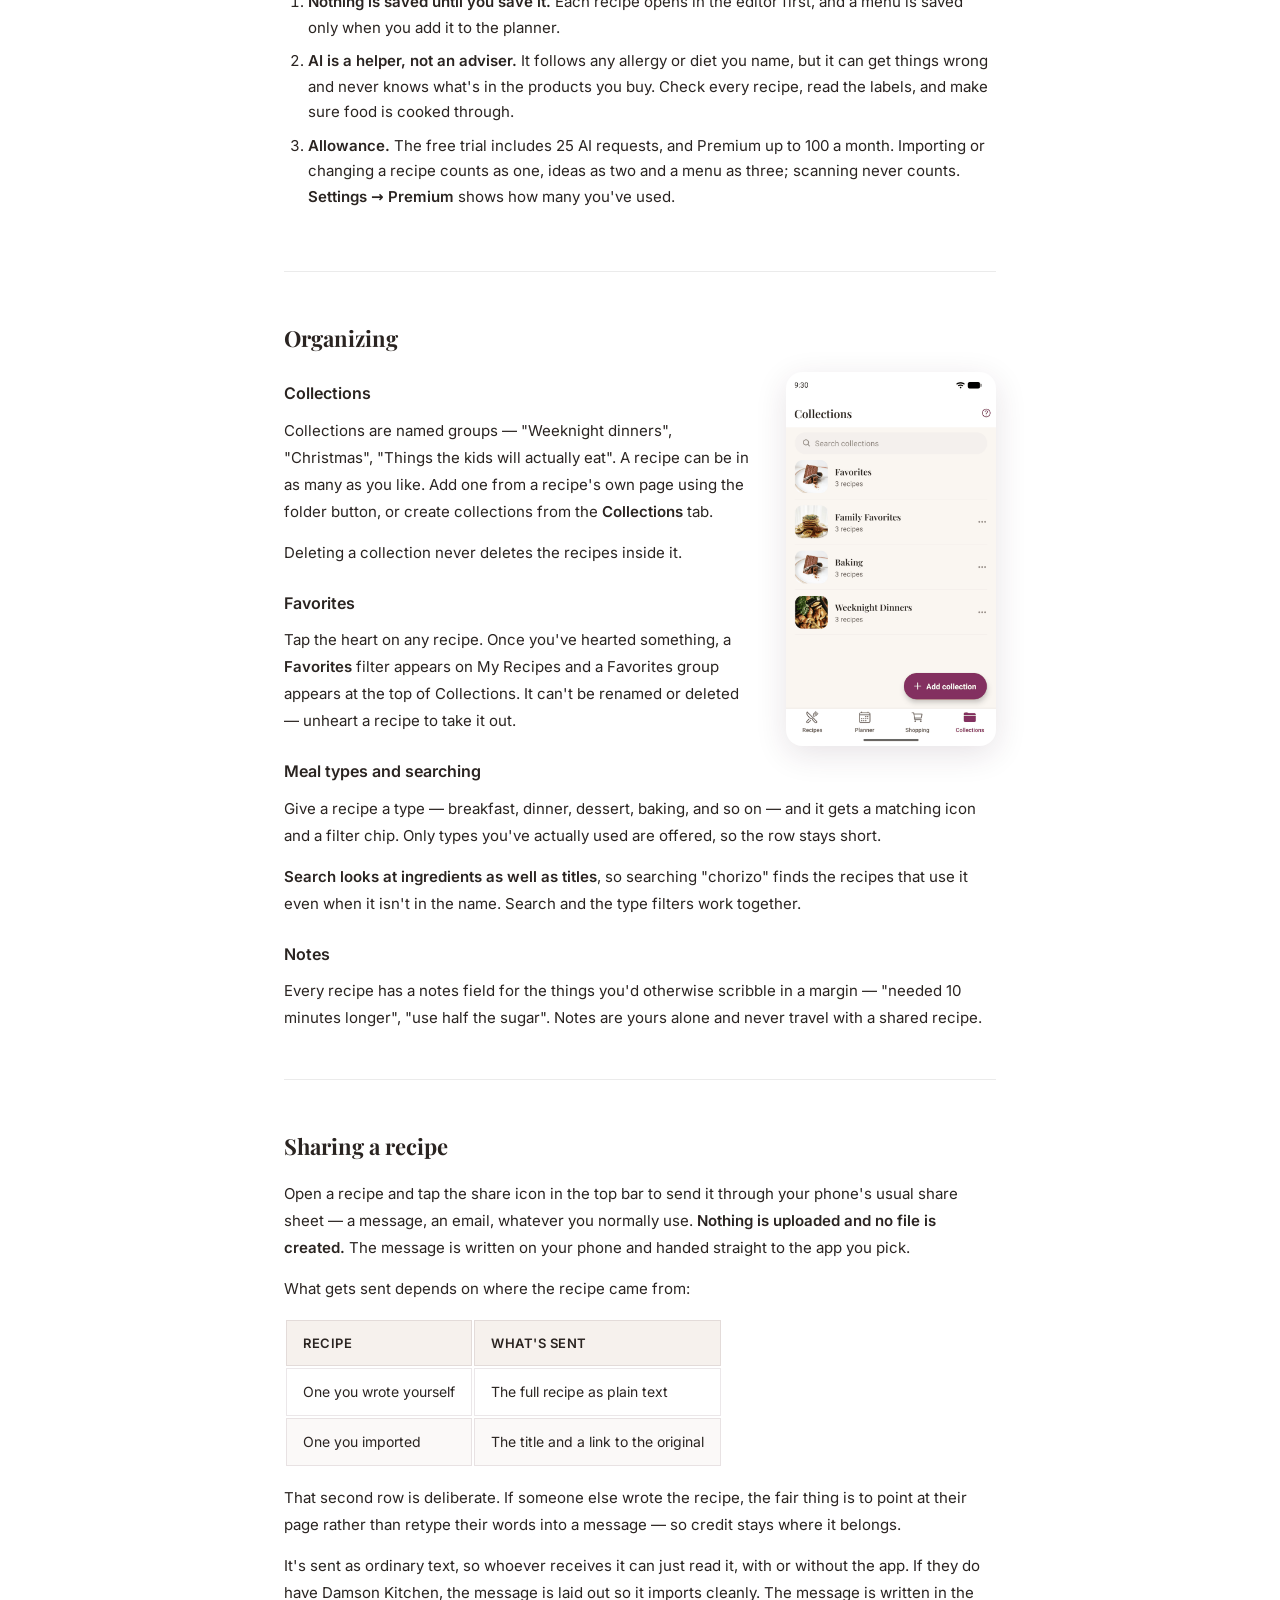
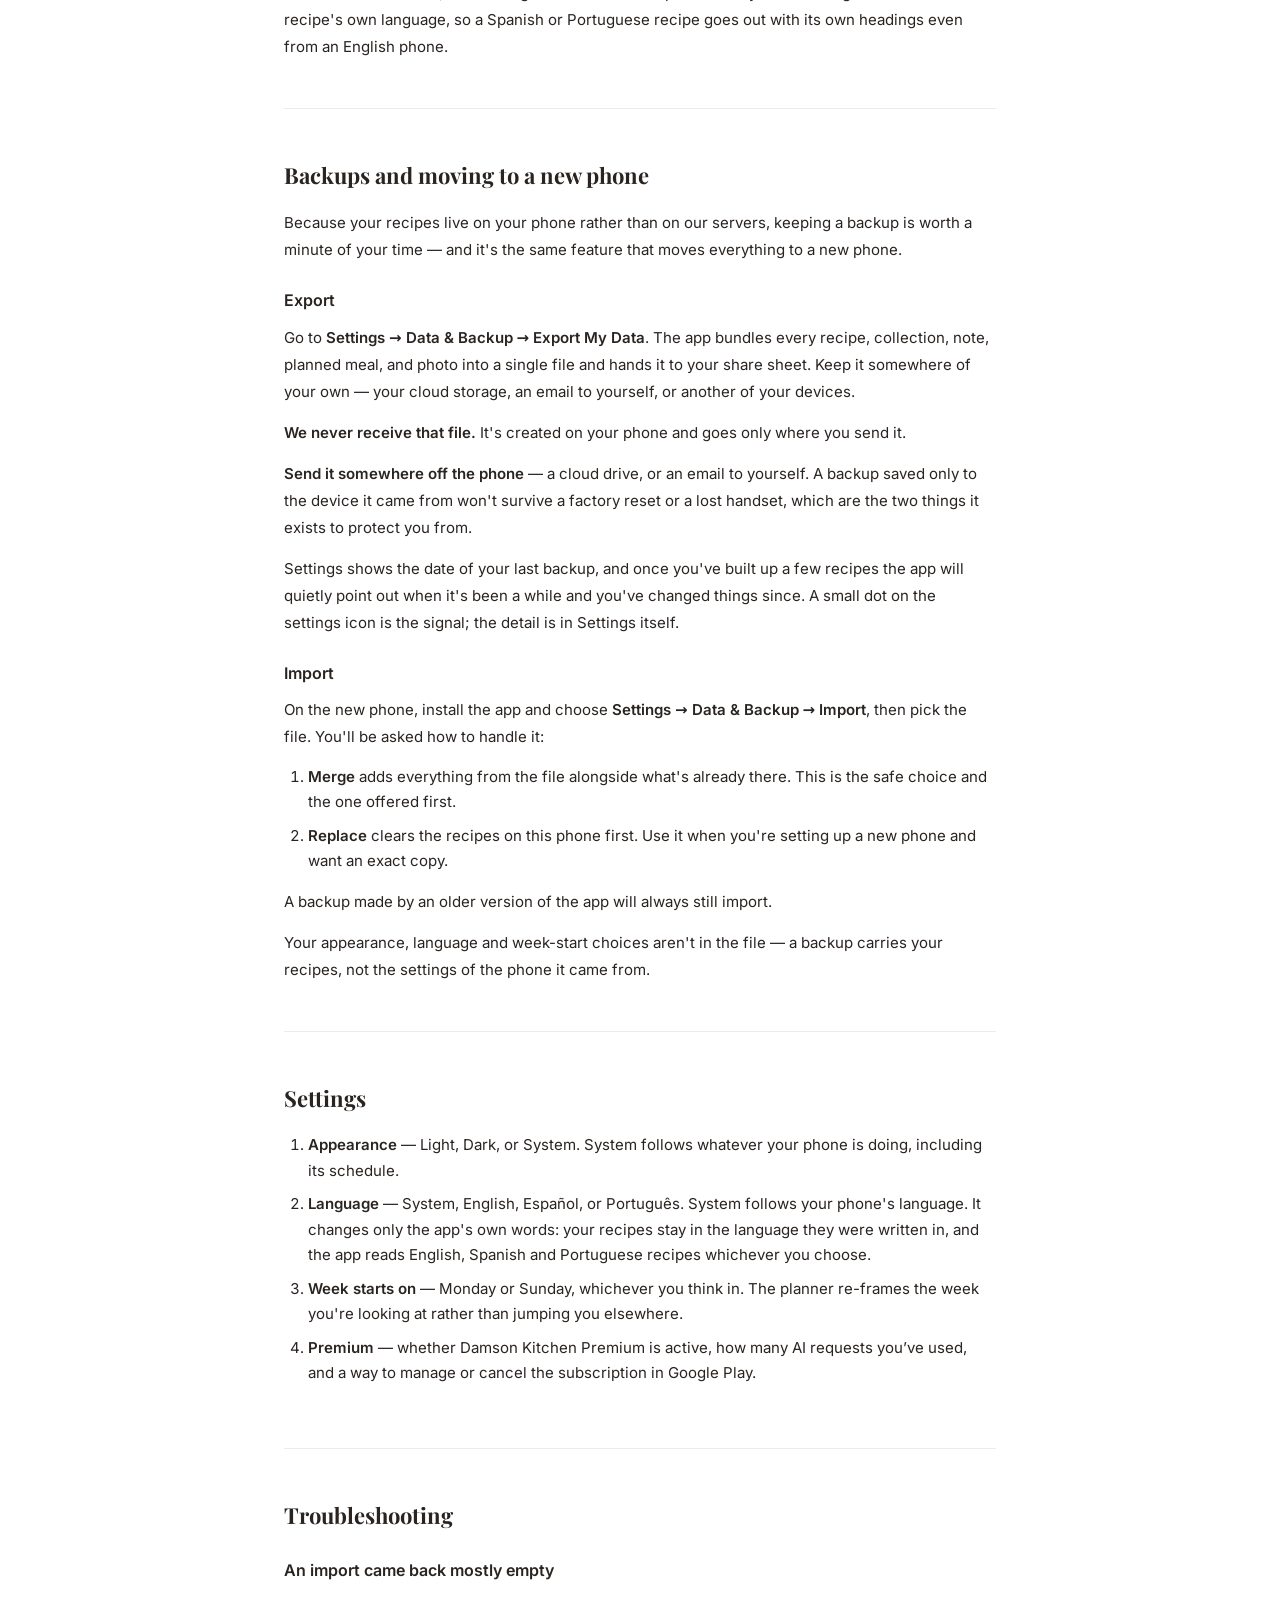
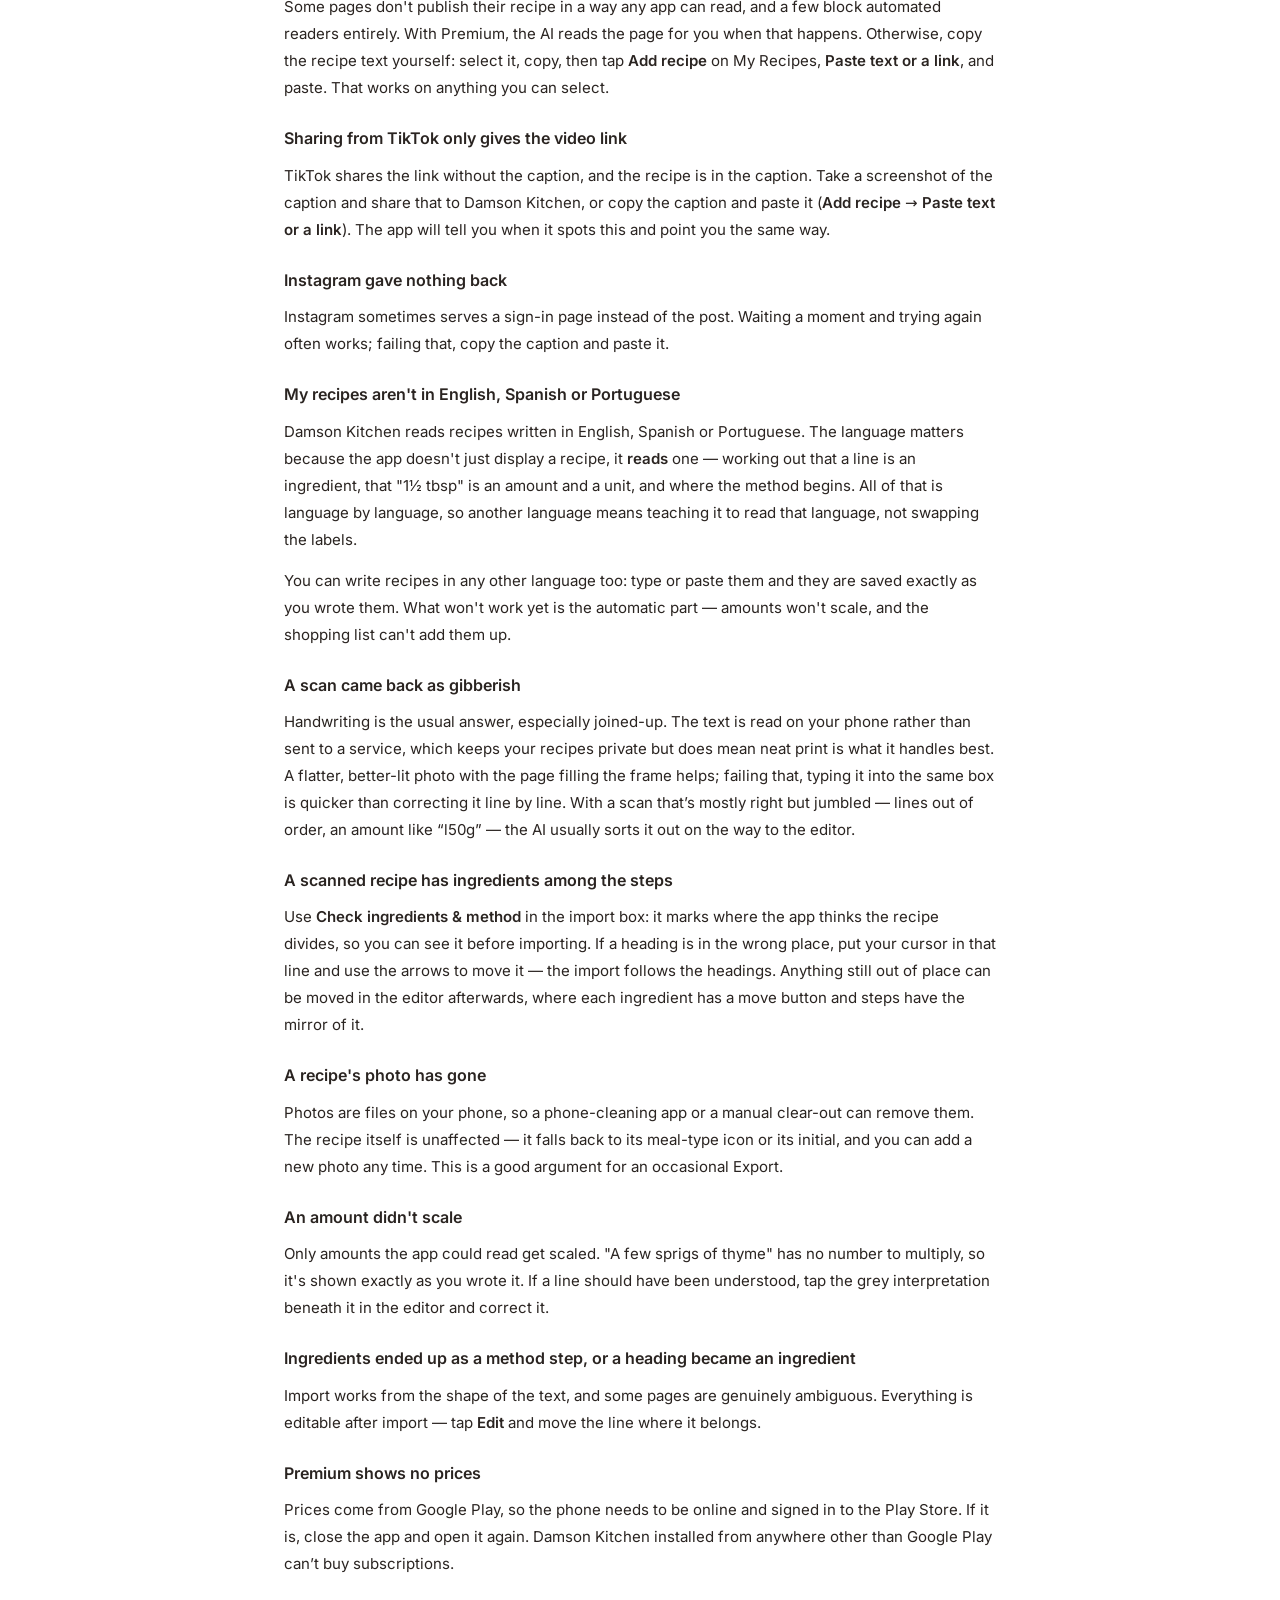
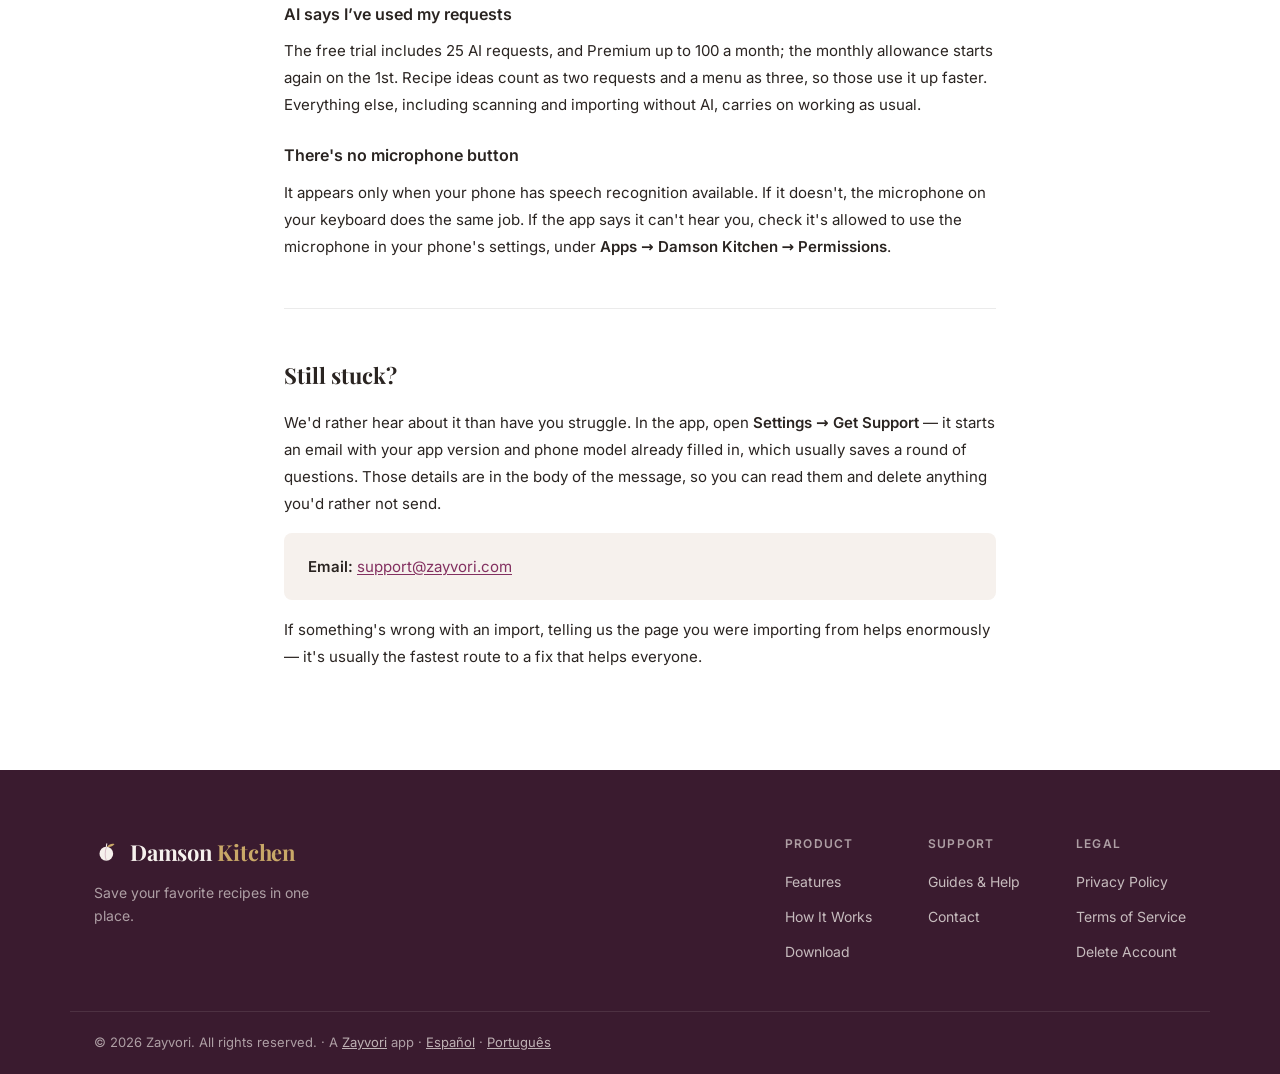
<file: help.html>
<!DOCTYPE html>
<html lang="en">
<head>
  <meta charset="UTF-8" />
  <meta name="viewport" content="width=device-width, initial-scale=1.0" />
  <!-- Send a Spanish- or Portuguese-speaking visitor to their page, but only on arrival from
       outside the site: moving around it (including choosing English from the language
       menu) is always respected, and ?lang=en forces English. Nothing is stored. -->
  <script>
    (function () {
      try {
        if (document.referrer.indexOf(location.origin) === 0) return;
        if (/[?&]lang=en(&|$)/.test(location.search)) return;
        var first = ((navigator.languages && navigator.languages[0]) || navigator.language || '').toLowerCase();
        var lang = first.slice(0, 2);
        if (lang !== 'es' && lang !== 'pt') return;
        var path = location.pathname === '/' || location.pathname === '/index.html' ? '/' : location.pathname;
        location.replace('/' + lang + path + location.hash);
      } catch (e) {}
    })();
  </script>
  <meta name="description" content="How to use Damson Kitchen — importing recipes, writing your own, scaling servings, Cook Mode, the meal planner, shopping lists, and moving your recipes to a new phone." />
  <link rel="canonical" href="https://damsonkitchen.com/help.html" />
  <link rel="alternate" hreflang="en" href="https://damsonkitchen.com/help.html" />
  <link rel="alternate" hreflang="es" href="https://damsonkitchen.com/es/help.html" />
  <link rel="alternate" hreflang="x-default" href="https://damsonkitchen.com/help.html" />
  <title>Guides &amp; Help — Damson Kitchen</title>
  <link rel="icon" type="image/svg+xml" href="assets/favicon.svg" />
  <link rel="apple-touch-icon" href="assets/favicon.svg" />
  <link rel="stylesheet" href="styles.css" />
</head>
<body>

  <!-- NAV -->
  <header class="nav">
    <div class="nav__inner container">
      <a href="/" class="nav__logo">
        <svg class="brandmark" viewBox="0 0 32 32" xmlns="http://www.w3.org/2000/svg" aria-hidden="true" focusable="false"><g transform="translate(16,16) scale(0.28) translate(-53,-51)"><path d="M50 30C50.5 24 51 20 52 15" stroke="#833060" stroke-width="4.5" stroke-linecap="round" fill="none"/><ellipse cx="50" cy="59" rx="30" ry="31" fill="#833060"/><path d="M50 31C43.5 45 43.5 73 49 86" stroke="#5E2145" stroke-width="3.5" stroke-linecap="round" fill="none" opacity=".55"/><path d="M53 28C62 16 78 12 86 17 79 26 64 31 53 28Z" fill="#86682F"/></g></svg><span class="nav__logo-text">Damson <em>Kitchen</em></span>
      </a>
      <nav class="nav__links">
        <a href="/#features">Features</a>
        <a href="/#how-it-works">How It Works</a>
        <a href="https://play.google.com/store/apps/details?id=com.damsonkitchen.app" class="btn btn--primary btn--sm" target="_blank" rel="noopener">Get the App</a>
      </nav>
      <details class="nav__lang">
        <summary aria-label="Language / Idioma" title="Language / Idioma"><svg viewBox="0 0 24 24" fill="none" stroke="currentColor" stroke-width="2" stroke-linecap="round" stroke-linejoin="round" aria-hidden="true" focusable="false"><circle cx="12" cy="12" r="9"/><path d="M3 12h18M12 3a14 14 0 0 1 0 18M12 3a14 14 0 0 0 0 18"/></svg><span>EN</span><svg class="nav__lang-caret" viewBox="0 0 24 24" fill="none" stroke="currentColor" stroke-width="2.5" stroke-linecap="round" stroke-linejoin="round" aria-hidden="true" focusable="false"><path d="M6 9l6 6 6-6"/></svg></summary>
        <ul class="nav__lang-menu">
          <li><a href="/help.html" lang="en" hreflang="en" aria-current="true">English</a></li>
          <li><a href="/es/help.html" lang="es" hreflang="es">Español</a></li>
          <li><a href="/pt/help.html" lang="pt" hreflang="pt">Português</a></li>
        </ul>
      </details>
      <button class="nav__hamburger" aria-label="Open menu">
        <span></span><span></span><span></span>
      </button>
    </div>
  </header>

  <!-- HERO -->
  <section class="legal-hero">
    <div class="container legal-hero__inner">
      <span class="section-eyebrow">Guides</span>
      <h1>Guides &amp; Help</h1>
      <p class="legal-hero__meta">Everything you can do with Damson Kitchen, in plain English.</p>
    </div>
  </section>

  <!-- CONTENT -->
  <main class="legal-content">
    <div class="container legal-container">

      <div class="legal-notice">
        <strong>Before anything else:</strong> there is no account and no sign-in. Open the app and start cooking. Every recipe, photo, and note lives on your phone and nowhere else — which is why the app works with no signal, and why nothing you save is ever visible to anyone but you.
      </div>

      <!-- INDEX -->
      <nav class="guide-index" aria-label="Guides">
        <a class="guide-card" href="#adding">
          <span class="guide-card__title">Adding recipes</span>
          <span class="guide-card__desc">Import from a link, scan a page, type one out, or write your own</span>
        </a>
        <a class="guide-card" href="#cooking">
          <span class="guide-card__title">Cooking</span>
          <span class="guide-card__desc">Scale the servings and follow along in Cook Mode</span>
        </a>
        <a class="guide-card" href="#planning">
          <span class="guide-card__title">Planning the week</span>
          <span class="guide-card__desc">Plan meals, then build a shopping list from them</span>
        </a>
        <a class="guide-card" href="#ai">
          <span class="guide-card__title">Cooking with AI</span>
          <span class="guide-card__desc">Change a recipe, find ideas, plan a menu — or just say it</span>
        </a>
        <a class="guide-card" href="#organizing">
          <span class="guide-card__title">Organizing</span>
          <span class="guide-card__desc">Collections, favorites, meal types, and notes</span>
        </a>
        <a class="guide-card" href="#sharing">
          <span class="guide-card__title">Sharing a recipe</span>
          <span class="guide-card__desc">Pass one on without uploading anything</span>
        </a>
        <a class="guide-card" href="#backup">
          <span class="guide-card__title">Backups &amp; new phones</span>
          <span class="guide-card__desc">Export your library and bring it with you</span>
        </a>
        <a class="guide-card" href="#settings">
          <span class="guide-card__title">Settings</span>
          <span class="guide-card__desc">Light or dark, language, and which day starts your week</span>
        </a>
        <a class="guide-card" href="#trouble">
          <span class="guide-card__title">Troubleshooting</span>
          <span class="guide-card__desc">When an import doesn't work, and other snags</span>
        </a>
      </nav>

      <!-- ADDING -->
      <section class="legal-section" id="adding">
        <h2>Adding recipes</h2>

        <figure class="guide-figure guide-figure--right">
          <img class="shot" src="assets/shots/recipes.png" alt="The My Recipes list in Damson Kitchen" loading="lazy" />
        </figure>

        <h3>Add a recipe</h3>
        <p>Tap <strong>Add recipe</strong> on My Recipes and choose how: <strong>Photo or screenshot</strong>, <strong>Paste text or a link</strong>, or <strong>Write it myself</strong>. Whichever way it comes in, the recipe opens in the editor for you to check before you save it.</p>
        <p>Two things worth knowing:</p>
        <ul class="legal-steps">
          <li><strong>Always give it a quick read before saving.</strong> Recipes come in every shape, and the app is deliberately cautious — it would rather leave something as an ingredient than guess wrong and quietly drop it.</li>
          <li><strong>Imported recipes never bring a photo with them.</strong> That's on purpose: a photo on someone else's site belongs to whoever took it. You get a link back to the original instead, and you're free to add your own picture.</li>
        </ul>

        <h3>Share it from another app</h3>
        <p>The quickest way is to send the recipe to Damson Kitchen from wherever you found it. In your browser, Instagram, your photos or your notes app, tap <strong>Share</strong> and pick <strong>Damson Kitchen</strong> — a page, a post or a screenshot all work. A recipe page the app can read opens straight in the editor.</p>
        <p>If the app can’t find the recipe on a page, or finds only part of it, Damson Kitchen Premium reads the page for you with AI. Without Premium, you get whatever the app found, to finish yourself.</p>
        <p><strong>TikTok</strong> shares only the video link, not the caption with the recipe in it. Take a screenshot of the caption and share that instead.</p>

        <h3>From a photo or screenshot</h3>
        <p><strong>Reading photos is free.</strong> With Damson Kitchen Premium, which has a 7-day free trial, AI then picks the recipe out of what was read.</p>
        <p>The recipes most worth keeping are often the ones with no link to share — a page of a cookbook you own, a card in someone's handwriting, a screenshot a friend sent you. Take a picture, or choose images you already have. For a recipe over more than one page, choose them all at once, in order, and they are read as one recipe.</p>
        <p>The words are read <strong>on your phone</strong>, and no picture of your recipe ever leaves it. With Premium, only the words go on to the AI, which turns them into a recipe and opens it in the editor. Without it, the words wait in the box for you to check; then tap <strong>Import</strong>.</p>
        <ul class="legal-steps">
          <li><strong>Printed pages and screenshots read well; joined-up handwriting often does not.</strong> If a recipe comes back as nonsense, that is usually why. Typing it out is quicker than fighting it.</li>
          <li><strong>Check the amounts before you save.</strong> This is the one to watch. A photo can be misread in ways that look perfectly reasonable rather than obviously broken, and a wrong amount would scale wrongly every time you cooked it.</li>
        </ul>

        <h3>Paste or type it <span id="tidy"></span></h3>
        <p><strong>Paste text or a link</strong> opens a box for a recipe you've copied, a caption, a link, or one typed from scratch — write it as you would on paper, the title, then the ingredients, then the method. Then tap <strong>Import</strong>.</p>
        <ul class="legal-steps">
          <li><strong>With Premium, Import uses AI</strong> to sort whatever is in the box into ingredients and method: a caption full of hashtags, notes typed in a hurry, or a link to a page that buries its recipe. Only the words are sent, to Claude, an AI from Anthropic — never a photo, never your other recipes — and nothing is kept once it has answered. The first time, the app explains this and asks before sending anything. More in the <a href="privacy.html#ai-import">privacy policy</a>.</li>
          <li><strong>It organizes; it doesn’t write.</strong> It won’t translate a recipe, convert or scale amounts, or add anything that wasn’t in the text. A Spanish recipe stays Spanish.</li>
          <li><strong>Import without AI</strong>, under the button, imports the box the way the app always has — and without Premium, that is what Import does.</li>
          <li><strong>Back</strong> from the editor returns you to the box, just as you left it.</li>
        </ul>
        <p>Two things in the box help when you're tidying a recipe yourself:</p>
        <ul class="legal-steps">
          <li><strong>Check ingredients &amp; method</strong> adds <strong>INGREDIENTS</strong> and <strong>METHOD</strong> headings where it thinks the recipe divides. They are not decoration — those words are exactly what the app reads when it imports, so if a heading is in the wrong place, moving it moves the dividing line. Press the button again after an edit and the headings move to match.</li>
          <li><strong>The up and down arrows</strong> move whichever line your cursor is in, which saves selecting, cutting and pasting to shift one line — useful for a heading that has landed a line too high, or an ingredient that has ended up among the steps.</li>
        </ul>

        <h3>Write your own</h3>
        <p>Tap <strong>Add recipe</strong>, then <strong>Write it myself</strong>, and fill in as much or as little as you like — only a title is required.</p>
        <ul class="legal-steps">
          <li><strong>Ingredients are just typed as you'd say them</strong> — "200g plain flour", "2 large eggs", "a few sprigs of thyme". Underneath, the app works out the amount so it can scale the recipe later. It shows you what it understood in small grey text beneath the line; tap that to correct it if it got something wrong.</li>
          <li><strong>Vague amounts are fine.</strong> "A good handful of parsley" stays exactly as you wrote it. Nothing is invented, and the line simply sits out of any scaling.</li>
          <li><strong>Steps</strong> can be reordered by dragging the numbered circle.</li>
          <li><strong>Photos:</strong> tap <strong>+</strong> to take a photo of the finished dish or choose one from your library. The first photo is the cover — tap any other photo to promote it.</li>
        </ul>

        <h3>Ingredient sections</h3>
        <p>Recipes with parts — a pastry and a filling, a cake and its icing — can group ingredients under headings. On import the app spots headings like "For the topping" and sets them up for you. To add one yourself, use the <strong>Section</strong> action above the ingredient list.</p>
        <p>Deleting a section never throws ingredients away without asking. If it has anything in it, you'll be offered the option to move those ingredients into the section next to it instead. On the last remaining section the control becomes <strong>Remove heading</strong>, which turns the list back into a plain one with everything intact.</p>
      </section>

      <!-- COOKING -->
      <section class="legal-section" id="cooking">
        <h2>Cooking</h2>

        <figure class="guide-figure guide-figure--right">
          <img class="shot" src="assets/shots/cookmode.png" alt="Cook Mode showing one step at a time in large text" loading="lazy" />
        </figure>

        <h3>Change the number of servings</h3>
        <p>If a recipe says how many it serves, a stepper sits at the top of the ingredients. Change the number and every amount rescales — shown as kitchen fractions, so you get <strong>¾ tsp</strong> rather than 0.75. Tap the number itself to type one instead of tapping <strong>+</strong> repeatedly.</p>
        <p>This never rewrites the recipe. It's a view, and the original amounts are always what you saved. Tap the "scaled from" hint to go back.</p>
        <p>Tap any ingredient to check it off as you gather it. Those ticks clear when you leave the recipe.</p>

        <h3>Cook Mode</h3>
        <p>Tap <strong>Cook</strong> to get one step at a time in large text, sized to be read at arm's length with floury hands. Swipe or use the full-width buttons to move between steps, and pull up the bottom sheet at any point to check the ingredients without losing your place.</p>
        <p><strong>Your screen stays awake for as long as Cook Mode is open</strong>, and goes back to normal the moment you leave it.</p>
        <p>If you scaled the servings before tapping Cook, Cook Mode shows the scaled amounts too.</p>
      </section>

      <!-- PLANNING -->
      <section class="legal-section" id="planning">
        <h2>Planning the week</h2>

        <figure class="guide-figure guide-figure--right">
          <img class="shot" src="assets/shots/planner.png" alt="The weekly meal planner" loading="lazy" />
        </figure>

        <h3>The planner</h3>
        <p>The <strong>Planner</strong> tab shows one week at a time, with breakfast, lunch, dinner, and snack slots on each day. Pick a day, choose a recipe, and set the slot.</p>
        <ul class="legal-steps">
          <li><strong>Occasions</strong> are free text — "Sunday lunch", "Mum's birthday". Labels you've used before are offered as suggestions.</li>
          <li><strong>Head count lives on the meal, not the recipe.</strong> The same dish can feed four on Tuesday and twelve at a party. Leave it blank to use whatever the recipe says.</li>
          <li>Opening a planned meal shows it already scaled to that head count.</li>
        </ul>
        <p>You can plan the same recipe twice in one day, or two recipes in one slot — neither is treated as a mistake.</p>

        <h3>The shopping list</h3>
        <figure class="guide-figure guide-figure--right">
          <img class="shot" src="assets/shots/shopping.png" alt="The shopping list grouped by supermarket aisle" loading="lazy" />
        </figure>
        <p>The <strong>Shopping</strong> tab builds itself from what you've planned, grouped by supermarket aisle so you're not criss-crossing the shop. Choose whether to cover the next one, two, or four weeks.</p>
        <ul class="legal-steps">
          <li><strong>It starts from today, not from Monday.</strong> A meal you already ate shouldn't follow you round the shop.</li>
          <li><strong>Amounts are added up where they can be.</strong> 200g flour for one meal and 150g for another becomes 350g.</li>
          <li><strong>Different units stay on separate lines.</strong> "200g flour" and "2 cups flour" aren't combined, because converting between them properly is something the app doesn't do yet — and an invented total is worse than two honest lines.</li>
          <li>It works the same for Spanish and Portuguese recipes as English ones: "cebolla" and "cebola" go under Produce, just as "onion" does.</li>
          <li>Ticks stay put as you shop, and survive closing the app.</li>
        </ul>
      </section>

      <!-- AI -->
      <section class="legal-section" id="ai">
        <h2>Cooking with AI</h2>
        <p>Tap <strong>AI</strong> at the top of My Recipes for everything AI can do in Damson Kitchen. It is part of Damson Kitchen Premium, with a 7-day free trial; nothing is charged unless you choose a plan in Google Play.</p>

        <h3>Change a recipe</h3>
        <p>Open any recipe and tap <strong>AI</strong> at the top: make it vegetarian, gluten-free, spicier or quicker, or ask for it to feed more people. Tap a suggestion or write your own. You get a <strong>new copy</strong> to check and save — the original stays exactly as it is.</p>

        <h3>What can I make?</h3>
        <p>List what you have — "chicken thighs, a lemon, half a bag of spinach" — and anything else that matters: how long you've got, who's eating, an allergy. You get up to three recipes; open the one you like in the editor and save it.</p>

        <h3>Plan a menu</h3>
        <p>Describe the occasion — "a birthday dinner for 10, one vegetarian guest" — and get a menu to match, every dish serving the number you gave. <strong>Add the menu to the planner</strong> saves the recipes and plans them on the day and meal you choose, so the whole menu is on your shopping list. The <strong>AI</strong> button on the Planner goes straight here.</p>

        <h3>Talk instead of typing</h3>
        <p>Tap the <strong>microphone</strong> under the box and say what you want; tap it again when you've finished. Your words appear in the box for you to check before anything is sent. It uses your phone's own speech recognition — the same as the microphone on your keyboard — so Damson Kitchen never receives the recording. More in the <a href="privacy.html#microphone">privacy policy</a>.</p>

        <h3>Check what you get</h3>
        <ul class="legal-steps">
          <li><strong>Nothing is saved until you save it.</strong> Each recipe opens in the editor first, and a menu is saved only when you add it to the planner.</li>
          <li><strong>AI is a helper, not an adviser.</strong> It follows any allergy or diet you name, but it can get things wrong and never knows what's in the products you buy. Check every recipe, read the labels, and make sure food is cooked through.</li>
          <li><strong>Allowance.</strong> The free trial includes 25 AI requests, and Premium up to 100 a month. Importing or changing a recipe counts as one, ideas as two and a menu as three; scanning never counts. <strong>Settings &rarr; Premium</strong> shows how many you've used.</li>
        </ul>
      </section>

      <!-- ORGANIZING -->
      <section class="legal-section" id="organizing">
        <h2>Organizing</h2>

        <figure class="guide-figure guide-figure--right">
          <img class="shot" src="assets/shots/collections.png" alt="Collections of recipes" loading="lazy" />
        </figure>

        <h3>Collections</h3>
        <p>Collections are named groups — "Weeknight dinners", "Christmas", "Things the kids will actually eat". A recipe can be in as many as you like. Add one from a recipe's own page using the folder button, or create collections from the <strong>Collections</strong> tab.</p>
        <p>Deleting a collection never deletes the recipes inside it.</p>

        <h3>Favorites</h3>
        <p>Tap the heart on any recipe. Once you've hearted something, a <strong>Favorites</strong> filter appears on My Recipes and a Favorites group appears at the top of Collections. It can't be renamed or deleted — unheart a recipe to take it out.</p>

        <h3>Meal types and searching</h3>
        <p>Give a recipe a type — breakfast, dinner, dessert, baking, and so on — and it gets a matching icon and a filter chip. Only types you've actually used are offered, so the row stays short.</p>
        <p><strong>Search looks at ingredients as well as titles</strong>, so searching "chorizo" finds the recipes that use it even when it isn't in the name. Search and the type filters work together.</p>

        <h3>Notes</h3>
        <p>Every recipe has a notes field for the things you'd otherwise scribble in a margin — "needed 10 minutes longer", "use half the sugar". Notes are yours alone and never travel with a shared recipe.</p>
      </section>

      <!-- SHARING -->
      <section class="legal-section" id="sharing">
        <h2>Sharing a recipe</h2>
        <p>Open a recipe and tap the share icon in the top bar to send it through your phone's usual share sheet — a message, an email, whatever you normally use. <strong>Nothing is uploaded and no file is created.</strong> The message is written on your phone and handed straight to the app you pick.</p>
        <p>What gets sent depends on where the recipe came from:</p>
        <div class="legal-table">
          <table>
            <thead>
              <tr><th>Recipe</th><th>What's sent</th></tr>
            </thead>
            <tbody>
              <tr><td>One you wrote yourself</td><td>The full recipe as plain text</td></tr>
              <tr><td>One you imported</td><td>The title and a link to the original</td></tr>
            </tbody>
          </table>
        </div>
        <p>That second row is deliberate. If someone else wrote the recipe, the fair thing is to point at their page rather than retype their words into a message — so credit stays where it belongs.</p>
        <p>It's sent as ordinary text, so whoever receives it can just read it, with or without the app. If they do have Damson Kitchen, the message is laid out so it imports cleanly. The message is written in the recipe's own language, so a Spanish or Portuguese recipe goes out with its own headings even from an English phone.</p>
      </section>

      <!-- BACKUP -->
      <section class="legal-section" id="backup">
        <h2>Backups and moving to a new phone</h2>
        <p>Because your recipes live on your phone rather than on our servers, keeping a backup is worth a minute of your time — and it's the same feature that moves everything to a new phone.</p>

        <h3>Export</h3>
        <p>Go to <strong>Settings &rarr; Data &amp; Backup &rarr; Export My Data</strong>. The app bundles every recipe, collection, note, planned meal, and photo into a single file and hands it to your share sheet. Keep it somewhere of your own — your cloud storage, an email to yourself, or another of your devices.</p>
        <p><strong>We never receive that file.</strong> It's created on your phone and goes only where you send it.</p>
        <p><strong>Send it somewhere off the phone</strong> — a cloud drive, or an email to yourself. A backup saved only to the device it came from won't survive a factory reset or a lost handset, which are the two things it exists to protect you from.</p>
        <p>Settings shows the date of your last backup, and once you've built up a few recipes the app will quietly point out when it's been a while and you've changed things since. A small dot on the settings icon is the signal; the detail is in Settings itself.</p>

        <h3>Import</h3>
        <p>On the new phone, install the app and choose <strong>Settings &rarr; Data &amp; Backup &rarr; Import</strong>, then pick the file. You'll be asked how to handle it:</p>
        <ul class="legal-steps">
          <li><strong>Merge</strong> adds everything from the file alongside what's already there. This is the safe choice and the one offered first.</li>
          <li><strong>Replace</strong> clears the recipes on this phone first. Use it when you're setting up a new phone and want an exact copy.</li>
        </ul>
        <p>A backup made by an older version of the app will always still import.</p>
        <p>Your appearance, language and week-start choices aren't in the file — a backup carries your recipes, not the settings of the phone it came from.</p>
      </section>

      <!-- SETTINGS -->
      <section class="legal-section" id="settings">
        <h2>Settings</h2>
        <ul class="legal-steps">
          <li><strong>Appearance</strong> — Light, Dark, or System. System follows whatever your phone is doing, including its schedule.</li>
          <li><strong>Language</strong> — System, English, Español, or Português. System follows your phone's language. It changes only the app's own words: your recipes stay in the language they were written in, and the app reads English, Spanish and Portuguese recipes whichever you choose.</li>
          <li><strong>Week starts on</strong> — Monday or Sunday, whichever you think in. The planner re-frames the week you're looking at rather than jumping you elsewhere.</li>
          <li><strong>Premium</strong> — whether Damson Kitchen Premium is active, how many AI requests you’ve used, and a way to manage or cancel the subscription in Google Play.</li>
        </ul>
      </section>

      <!-- TROUBLESHOOTING -->
      <section class="legal-section" id="trouble">
        <h2>Troubleshooting</h2>

        <h3>An import came back mostly empty</h3>
        <p>Some pages don't publish their recipe in a way any app can read, and a few block automated readers entirely. With Premium, the AI reads the page for you when that happens. Otherwise, copy the recipe text yourself: select it, copy, then tap <strong>Add recipe</strong> on My Recipes, <strong>Paste text or a link</strong>, and paste. That works on anything you can select.</p>

        <h3>Sharing from TikTok only gives the video link</h3>
        <p>TikTok shares the link without the caption, and the recipe is in the caption. Take a screenshot of the caption and share that to Damson Kitchen, or copy the caption and paste it (<strong>Add recipe</strong> &rarr; <strong>Paste text or a link</strong>). The app will tell you when it spots this and point you the same way.</p>

        <h3>Instagram gave nothing back</h3>
        <p>Instagram sometimes serves a sign-in page instead of the post. Waiting a moment and trying again often works; failing that, copy the caption and paste it.</p>

        <h3>My recipes aren't in English, Spanish or Portuguese</h3>
        <p>Damson Kitchen reads recipes written in English, Spanish or Portuguese. The language matters because the app doesn't just display a recipe, it <strong>reads</strong> one — working out that a line is an ingredient, that "1&frac12; tbsp" is an amount and a unit, and where the method begins. All of that is language by language, so another language means teaching it to read that language, not swapping the labels.</p>
        <p>You can write recipes in any other language too: type or paste them and they are saved exactly as you wrote them. What won't work yet is the automatic part — amounts won't scale, and the shopping list can't add them up.</p>

        <h3>A scan came back as gibberish</h3>
        <p>Handwriting is the usual answer, especially joined-up. The text is read on your phone rather than sent to a service, which keeps your recipes private but does mean neat print is what it handles best. A flatter, better-lit photo with the page filling the frame helps; failing that, typing it into the same box is quicker than correcting it line by line. With a scan that’s mostly right but jumbled — lines out of order, an amount like “l50g” — the AI usually sorts it out on the way to the editor.</p>

        <h3>A scanned recipe has ingredients among the steps</h3>
        <p>Use <strong>Check ingredients &amp; method</strong> in the import box: it marks where the app thinks the recipe divides, so you can see it before importing. If a heading is in the wrong place, put your cursor in that line and use the arrows to move it — the import follows the headings. Anything still out of place can be moved in the editor afterwards, where each ingredient has a move button and steps have the mirror of it.</p>

        <h3>A recipe's photo has gone</h3>
        <p>Photos are files on your phone, so a phone-cleaning app or a manual clear-out can remove them. The recipe itself is unaffected — it falls back to its meal-type icon or its initial, and you can add a new photo any time. This is a good argument for an occasional Export.</p>

        <h3>An amount didn't scale</h3>
        <p>Only amounts the app could read get scaled. "A few sprigs of thyme" has no number to multiply, so it's shown exactly as you wrote it. If a line should have been understood, tap the grey interpretation beneath it in the editor and correct it.</p>

        <h3>Ingredients ended up as a method step, or a heading became an ingredient</h3>
        <p>Import works from the shape of the text, and some pages are genuinely ambiguous. Everything is editable after import — tap <strong>Edit</strong> and move the line where it belongs.</p>
        <h3>Premium shows no prices</h3>
        <p>Prices come from Google Play, so the phone needs to be online and signed in to the Play Store. If it is, close the app and open it again. Damson Kitchen installed from anywhere other than Google Play can’t buy subscriptions.</p>

        <h3>AI says I’ve used my requests</h3>
        <p>The free trial includes 25 AI requests, and Premium up to 100 a month; the monthly allowance starts again on the 1st. Recipe ideas count as two requests and a menu as three, so those use it up faster. Everything else, including scanning and importing without AI, carries on working as usual.</p>

        <h3>There's no microphone button</h3>
        <p>It appears only when your phone has speech recognition available. If it doesn't, the microphone on your keyboard does the same job. If the app says it can't hear you, check it's allowed to use the microphone in your phone's settings, under <strong>Apps &rarr; Damson Kitchen &rarr; Permissions</strong>.</p>
      </section>

      <!-- CONTACT -->
      <section class="legal-section" id="contact">
        <h2>Still stuck?</h2>
        <p>We'd rather hear about it than have you struggle. In the app, open <strong>Settings &rarr; Get Support</strong> — it starts an email with your app version and phone model already filled in, which usually saves a round of questions. Those details are in the body of the message, so you can read them and delete anything you'd rather not send.</p>
        <div class="legal-contact">
          <p><strong>Email:</strong> <a href="mailto:support@zayvori.com">support@zayvori.com</a></p>
        </div>
        <p>If something's wrong with an import, telling us the page you were importing from helps enormously — it's usually the fastest route to a fix that helps everyone.</p>
      </section>

    </div>
  </main>

  <!-- FOOTER -->
  <footer class="footer">
    <div class="container footer__inner">
      <div class="footer__brand">
        <a href="/" class="nav__logo">
          <svg class="brandmark" viewBox="0 0 32 32" xmlns="http://www.w3.org/2000/svg" aria-hidden="true" focusable="false"><g transform="translate(16,16) scale(0.28) translate(-53,-51)"><path d="M50 30C50.5 24 51 20 52 15" stroke="#F6F1ED" stroke-width="4.5" stroke-linecap="round" fill="none"/><ellipse cx="50" cy="59" rx="30" ry="31" fill="#F6F1ED"/><path d="M50 31C43.5 45 43.5 73 49 86" stroke="#833060" stroke-width="3.5" stroke-linecap="round" fill="none" opacity=".34"/><path d="M53 28C62 16 78 12 86 17 79 26 64 31 53 28Z" fill="#C9A868"/></g></svg>
          <span class="nav__logo-text">Damson <em>Kitchen</em></span>
        </a>
        <p>Save your favorite recipes in one place.</p>
      </div>
      <div class="footer__links">
        <div class="footer__col">
          <h4>Product</h4>
          <a href="/#features">Features</a>
          <a href="/#how-it-works">How It Works</a>
          <a href="/#download">Download</a>
        </div>
        <div class="footer__col">
          <h4>Support</h4>
          <a href="help.html" aria-current="page">Guides &amp; Help</a>
          <a href="mailto:support@zayvori.com">Contact</a>
        </div>
        <div class="footer__col">
          <h4>Legal</h4>
          <a href="privacy.html">Privacy Policy</a>
          <a href="terms.html">Terms of Service</a>
          <a href="delete-account.html">Delete Account</a>
        </div>
      </div>
    </div>
    <div class="footer__bottom container">
      <p>&copy; 2026 Zayvori. All rights reserved. · A <a href="https://zayvori.com" target="_blank" rel="noopener">Zayvori</a> app · <a href="/es/help.html" lang="es" hreflang="es">Español</a> · <a href="/pt/help.html" lang="pt" hreflang="pt">Português</a></p>
    </div>
  </footer>

  <script src="script.js"></script>
</body>
</html>
</file>
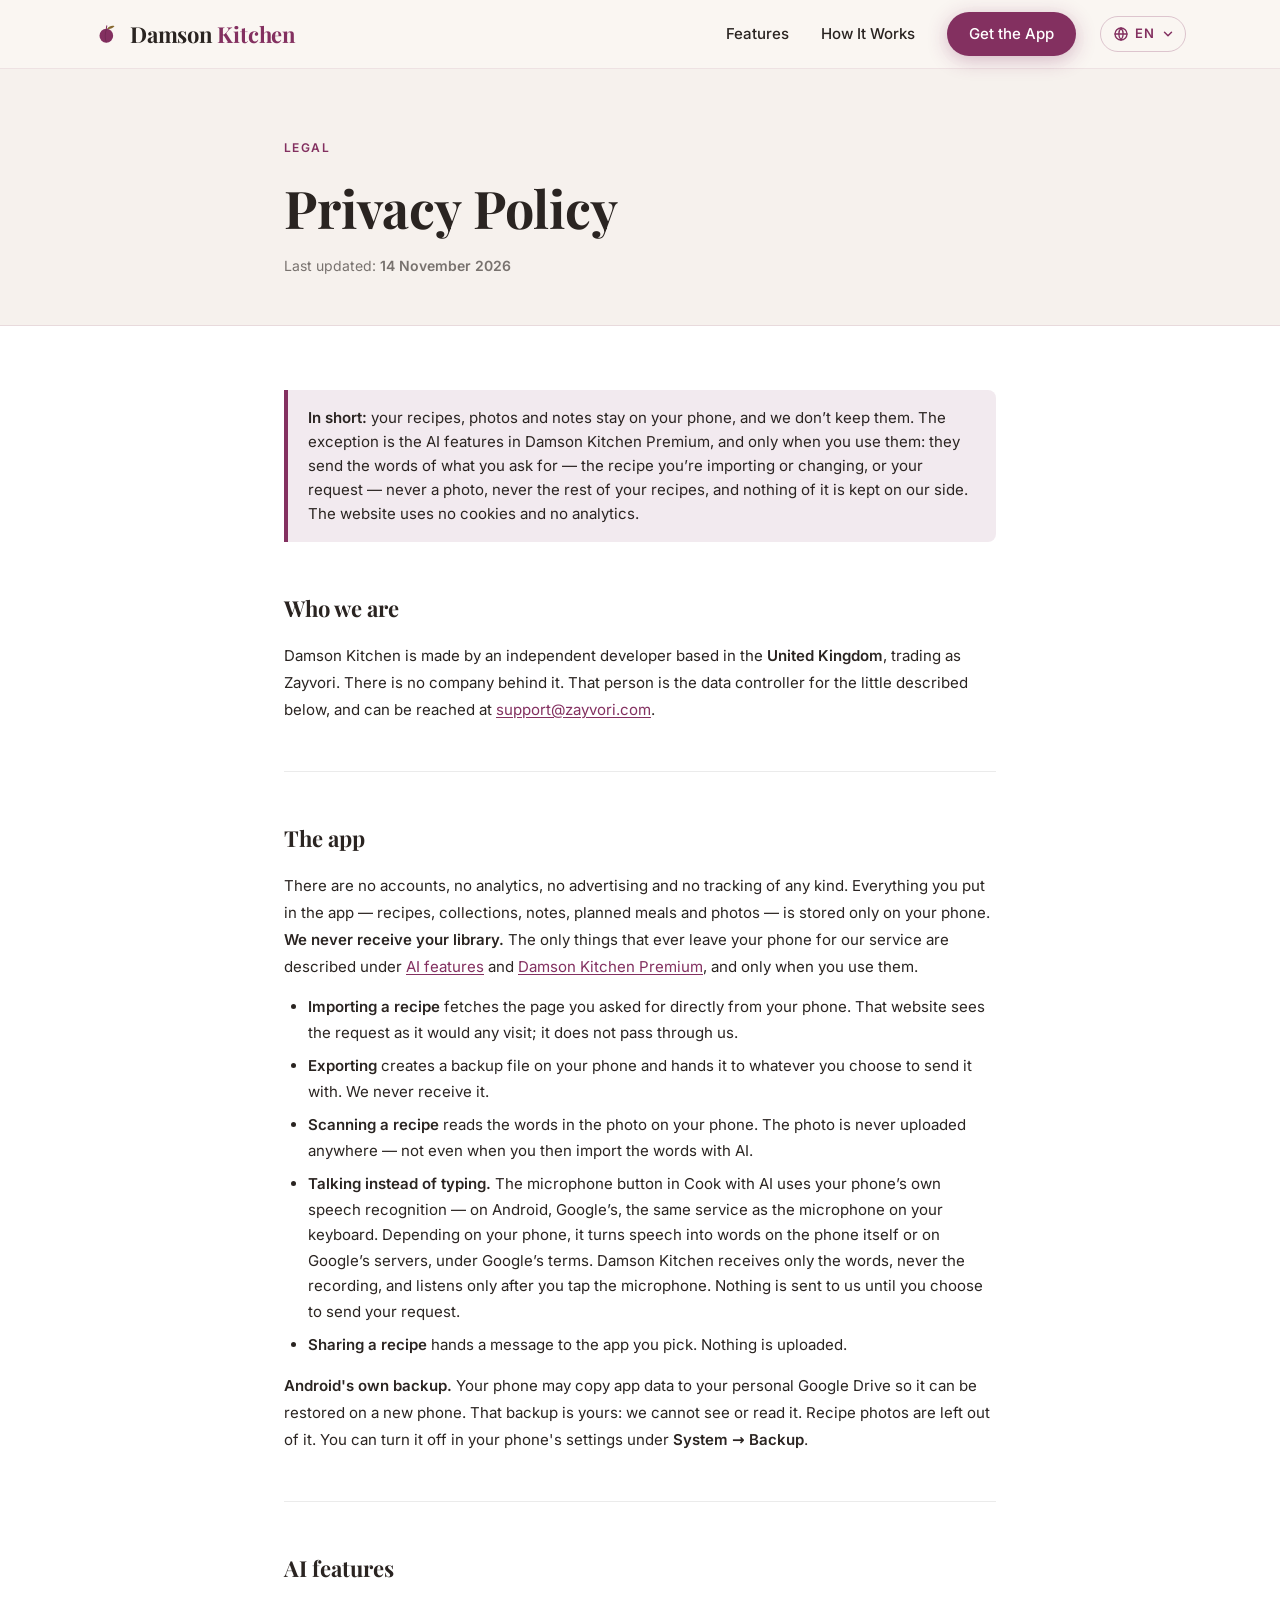
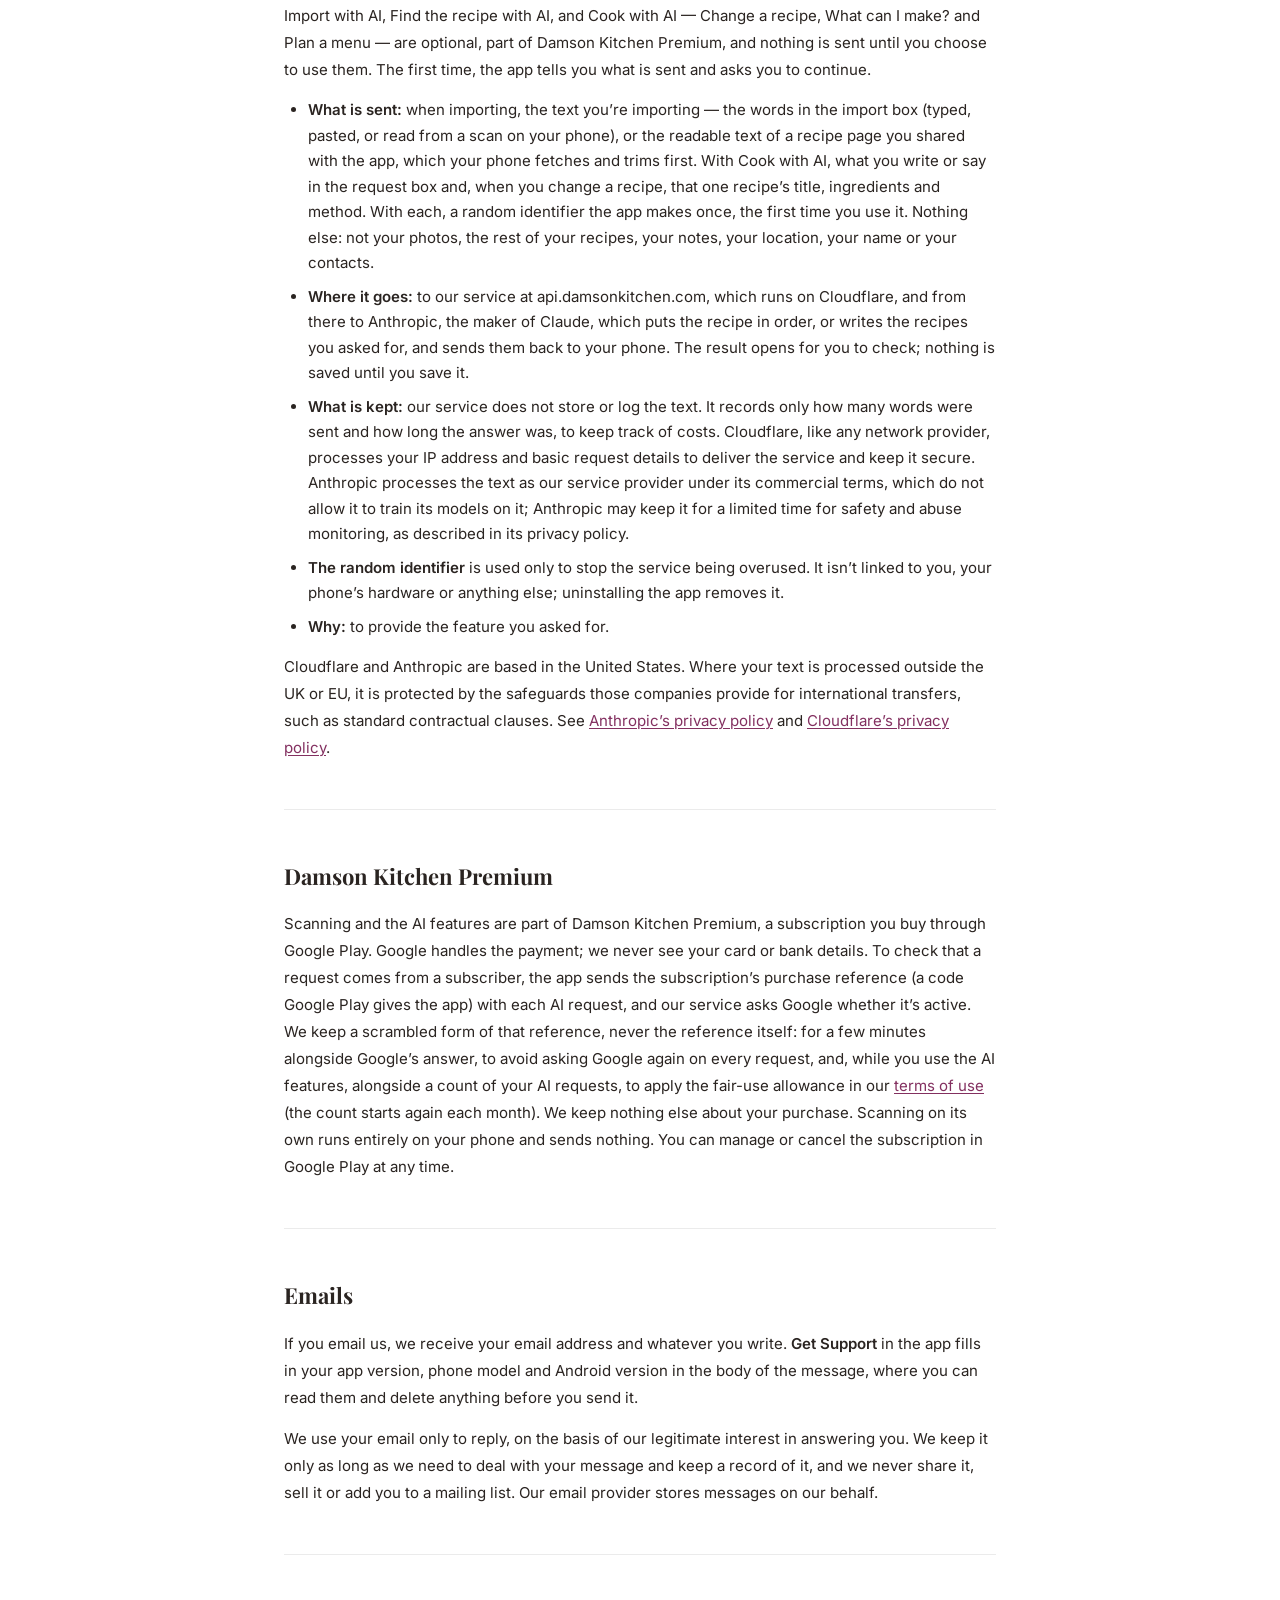
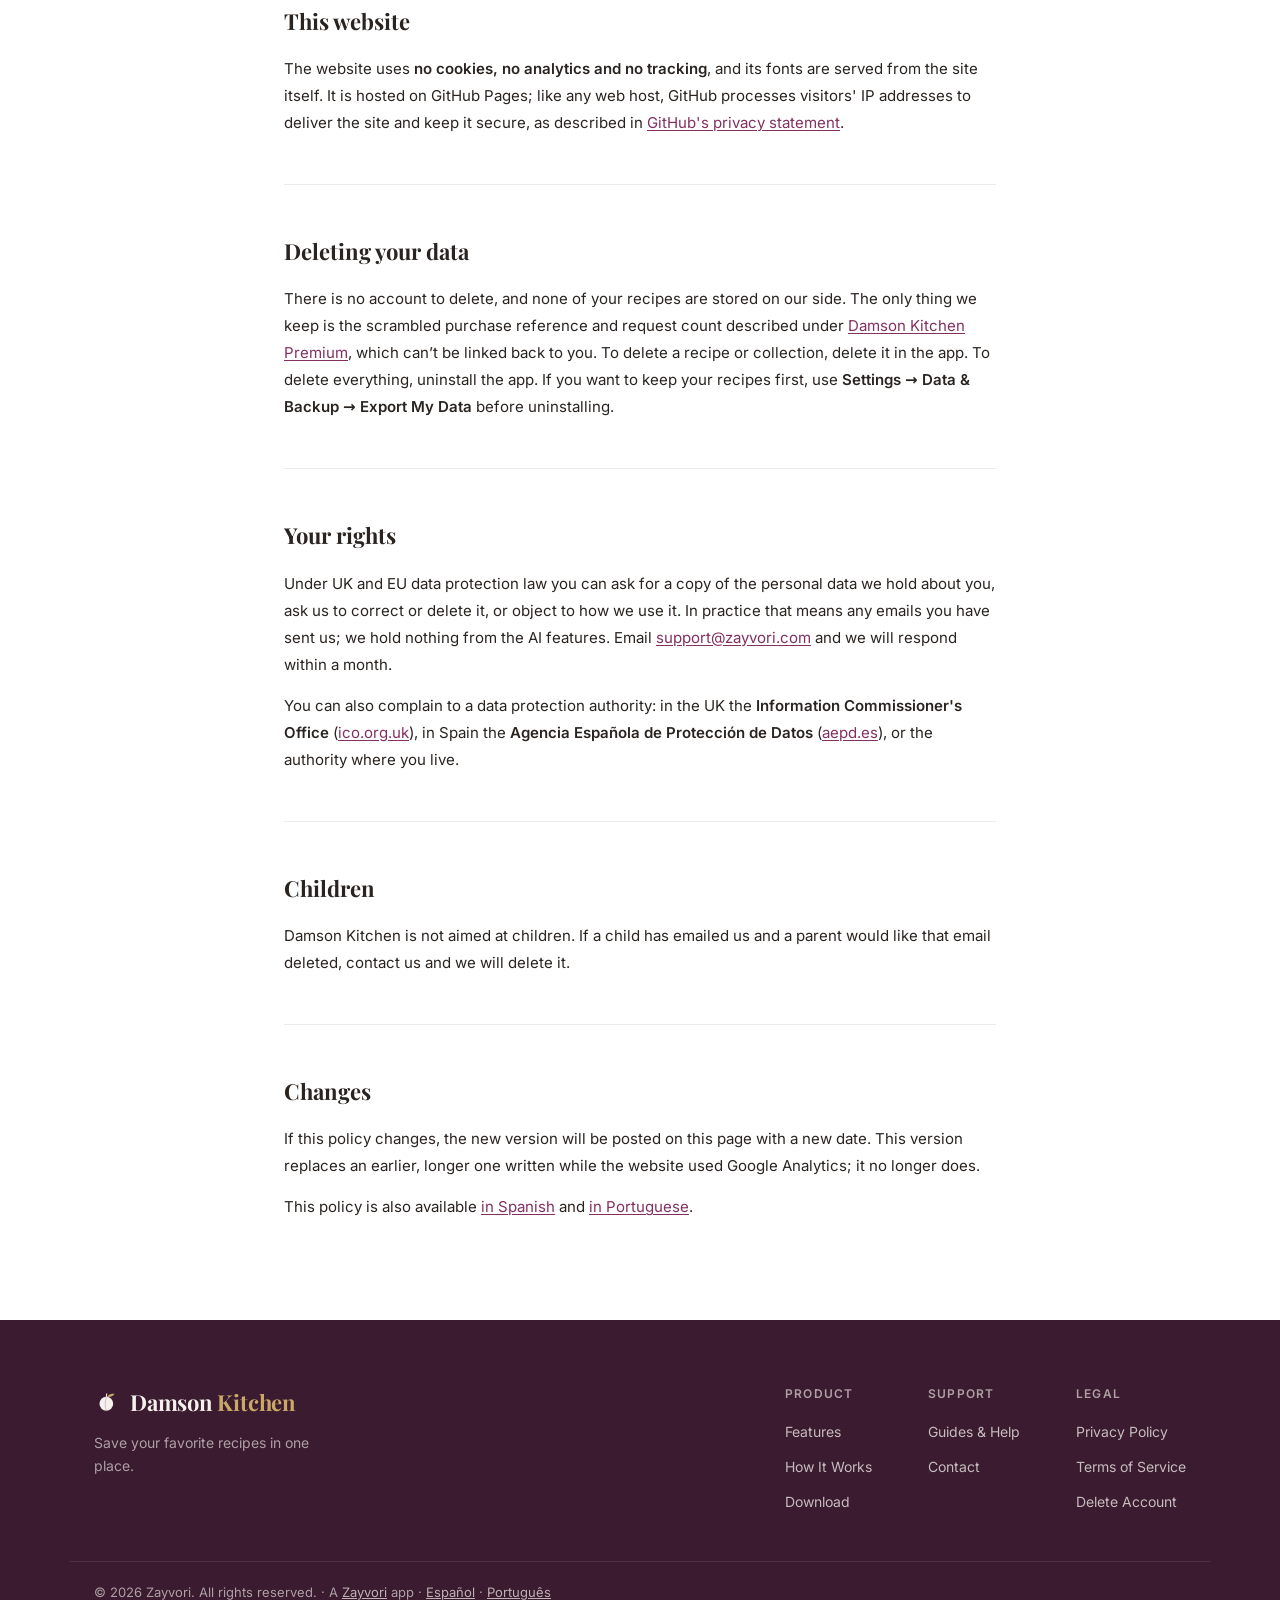
<file: privacy.html>
<!DOCTYPE html>
<html lang="en">
<head>
  <meta charset="UTF-8" />
  <meta name="viewport" content="width=device-width, initial-scale=1.0" />
  <!-- Send a Spanish- or Portuguese-speaking visitor to their page, but only on arrival from
       outside the site: moving around it (including choosing English from the language
       menu) is always respected, and ?lang=en forces English. Nothing is stored. -->
  <script>
    (function () {
      try {
        if (document.referrer.indexOf(location.origin) === 0) return;
        if (/[?&]lang=en(&|$)/.test(location.search)) return;
        var first = ((navigator.languages && navigator.languages[0]) || navigator.language || '').toLowerCase();
        var lang = first.slice(0, 2);
        if (lang !== 'es' && lang !== 'pt') return;
        var path = location.pathname === '/' || location.pathname === '/index.html' ? '/' : location.pathname;
        location.replace('/' + lang + path + location.hash);
      } catch (e) {}
    })();
  </script>
  <meta name="description" content="Damson Kitchen Privacy Policy — how we collect, use, and protect your personal data." />
  <link rel="canonical" href="https://damsonkitchen.com/privacy.html" />
  <link rel="alternate" hreflang="en" href="https://damsonkitchen.com/privacy.html" />
  <link rel="alternate" hreflang="es" href="https://damsonkitchen.com/es/privacy.html" />
  <link rel="alternate" hreflang="x-default" href="https://damsonkitchen.com/privacy.html" />
  <title>Privacy Policy — Damson Kitchen</title>
  <link rel="icon" type="image/svg+xml" href="assets/favicon.svg" />
  <link rel="apple-touch-icon" href="assets/favicon.svg" />
  <link rel="stylesheet" href="styles.css" />
</head>
<body>

  <!-- NAV -->
  <header class="nav">
    <div class="nav__inner container">
      <a href="/" class="nav__logo">
        <svg class="brandmark" viewBox="0 0 32 32" xmlns="http://www.w3.org/2000/svg" aria-hidden="true" focusable="false"><g transform="translate(16,16) scale(0.28) translate(-53,-51)"><path d="M50 30C50.5 24 51 20 52 15" stroke="#833060" stroke-width="4.5" stroke-linecap="round" fill="none"/><ellipse cx="50" cy="59" rx="30" ry="31" fill="#833060"/><path d="M50 31C43.5 45 43.5 73 49 86" stroke="#5E2145" stroke-width="3.5" stroke-linecap="round" fill="none" opacity=".55"/><path d="M53 28C62 16 78 12 86 17 79 26 64 31 53 28Z" fill="#86682F"/></g></svg><span class="nav__logo-text">Damson <em>Kitchen</em></span>
      </a>
      <nav class="nav__links">
        <a href="/#features">Features</a>
        <a href="/#how-it-works">How It Works</a>
        <a href="https://play.google.com/store/apps/details?id=com.damsonkitchen.app" class="btn btn--primary btn--sm" target="_blank" rel="noopener">Get the App</a>
      </nav>
      <details class="nav__lang">
        <summary aria-label="Language / Idioma" title="Language / Idioma"><svg viewBox="0 0 24 24" fill="none" stroke="currentColor" stroke-width="2" stroke-linecap="round" stroke-linejoin="round" aria-hidden="true" focusable="false"><circle cx="12" cy="12" r="9"/><path d="M3 12h18M12 3a14 14 0 0 1 0 18M12 3a14 14 0 0 0 0 18"/></svg><span>EN</span><svg class="nav__lang-caret" viewBox="0 0 24 24" fill="none" stroke="currentColor" stroke-width="2.5" stroke-linecap="round" stroke-linejoin="round" aria-hidden="true" focusable="false"><path d="M6 9l6 6 6-6"/></svg></summary>
        <ul class="nav__lang-menu">
          <li><a href="/privacy.html" lang="en" hreflang="en" aria-current="true">English</a></li>
          <li><a href="/es/privacy.html" lang="es" hreflang="es">Español</a></li>
          <li><a href="/pt/privacy.html" lang="pt" hreflang="pt">Português</a></li>
        </ul>
      </details>
      <button class="nav__hamburger" aria-label="Open menu">
        <span></span><span></span><span></span>
      </button>
    </div>
  </header>

  <!-- LEGAL HERO -->
  <section class="legal-hero">
    <div class="container legal-hero__inner">
      <span class="section-eyebrow">Legal</span>
      <h1>Privacy Policy</h1>
      <p class="legal-hero__meta">Last updated: <strong>14 November 2026</strong></p>
    </div>
  </section>

  <!-- CONTENT -->
  <main class="legal-content">
    <div class="container legal-container">

      <div class="legal-notice">
        <strong>In short:</strong> your recipes, photos and notes stay on your phone, and we don’t keep them. The exception is the AI features in Damson Kitchen Premium, and only when you use them: they send the words of what you ask for — the recipe you’re importing or changing, or your request — never a photo, never the rest of your recipes, and nothing of it is kept on our side. The website uses no cookies and no analytics.
      </div>

      <section class="legal-section">
        <h2>Who we are</h2>
        <p>Damson Kitchen is made by an independent developer based in the <strong>United Kingdom</strong>, trading as Zayvori. There is no company behind it. That person is the data controller for the little described below, and can be reached at <a href="mailto:support@zayvori.com">support@zayvori.com</a>.</p>
      </section>

      <section class="legal-section">
        <h2>The app</h2>
        <p>There are no accounts, no analytics, no advertising and no tracking of any kind. Everything you put in the app — recipes, collections, notes, planned meals and photos — is stored only on your phone. <strong>We never receive your library.</strong> The only things that ever leave your phone for our service are described under <a href="#ai-import">AI features</a> and <a href="#premium">Damson Kitchen Premium</a>, and only when you use them.</p>
        <ul>
          <li><strong>Importing a recipe</strong> fetches the page you asked for directly from your phone. That website sees the request as it would any visit; it does not pass through us.</li>
          <li><strong>Exporting</strong> creates a backup file on your phone and hands it to whatever you choose to send it with. We never receive it.</li>
          <li><strong>Scanning a recipe</strong> reads the words in the photo on your phone. The photo is never uploaded anywhere — not even when you then import the words with AI.</li>
          <li id="microphone"><strong>Talking instead of typing.</strong> The microphone button in Cook with AI uses your phone’s own speech recognition — on Android, Google’s, the same service as the microphone on your keyboard. Depending on your phone, it turns speech into words on the phone itself or on Google’s servers, under Google’s terms. Damson Kitchen receives only the words, never the recording, and listens only after you tap the microphone. Nothing is sent to us until you choose to send your request.</li>
          <li><strong>Sharing a recipe</strong> hands a message to the app you pick. Nothing is uploaded.</li>
        </ul>
        <p><strong>Android's own backup.</strong> Your phone may copy app data to your personal Google Drive so it can be restored on a new phone. That backup is yours: we cannot see or read it. Recipe photos are left out of it. You can turn it off in your phone's settings under <strong>System &rarr; Backup</strong>.</p>
      </section>

      <section class="legal-section" id="ai-import">
        <h2>AI features</h2>
        <p>Import with AI, Find the recipe with AI, and Cook with AI — Change a recipe, What can I make? and Plan a menu — are optional, part of Damson Kitchen Premium, and nothing is sent until you choose to use them. The first time, the app tells you what is sent and asks you to continue.</p>
        <ul>
          <li><strong>What is sent:</strong> when importing, the text you’re importing — the words in the import box (typed, pasted, or read from a scan on your phone), or the readable text of a recipe page you shared with the app, which your phone fetches and trims first. With Cook with AI, what you write or say in the request box and, when you change a recipe, that one recipe’s title, ingredients and method. With each, a random identifier the app makes once, the first time you use it. Nothing else: not your photos, the rest of your recipes, your notes, your location, your name or your contacts.</li>
          <li><strong>Where it goes:</strong> to our service at api.damsonkitchen.com, which runs on Cloudflare, and from there to Anthropic, the maker of Claude, which puts the recipe in order, or writes the recipes you asked for, and sends them back to your phone. The result opens for you to check; nothing is saved until you save it.</li>
          <li><strong>What is kept:</strong> our service does not store or log the text. It records only how many words were sent and how long the answer was, to keep track of costs. Cloudflare, like any network provider, processes your IP address and basic request details to deliver the service and keep it secure. Anthropic processes the text as our service provider under its commercial terms, which do not allow it to train its models on it; Anthropic may keep it for a limited time for safety and abuse monitoring, as described in its privacy policy.</li>
          <li><strong>The random identifier</strong> is used only to stop the service being overused. It isn’t linked to you, your phone’s hardware or anything else; uninstalling the app removes it.</li>
          <li><strong>Why:</strong> to provide the feature you asked for.</li>
        </ul>
        <p>Cloudflare and Anthropic are based in the United States. Where your text is processed outside the UK or EU, it is protected by the safeguards those companies provide for international transfers, such as standard contractual clauses. See <a href="https://www.anthropic.com/legal/privacy" target="_blank" rel="noopener">Anthropic’s privacy policy</a> and <a href="https://www.cloudflare.com/privacypolicy/" target="_blank" rel="noopener">Cloudflare’s privacy policy</a>.</p>
      </section>

      <section class="legal-section" id="premium">
        <h2>Damson Kitchen Premium</h2>
        <p>Scanning and the AI features are part of Damson Kitchen Premium, a subscription you buy through Google Play. Google handles the payment; we never see your card or bank details. To check that a request comes from a subscriber, the app sends the subscription’s purchase reference (a code Google Play gives the app) with each AI request, and our service asks Google whether it’s active. We keep a scrambled form of that reference, never the reference itself: for a few minutes alongside Google’s answer, to avoid asking Google again on every request, and, while you use the AI features, alongside a count of your AI requests, to apply the fair-use allowance in our <a href="/terms.html">terms of use</a> (the count starts again each month). We keep nothing else about your purchase. Scanning on its own runs entirely on your phone and sends nothing. You can manage or cancel the subscription in Google Play at any time.</p>
      </section>

      <section class="legal-section">
        <h2>Emails</h2>
        <p>If you email us, we receive your email address and whatever you write. <strong>Get Support</strong> in the app fills in your app version, phone model and Android version in the body of the message, where you can read them and delete anything before you send it.</p>
        <p>We use your email only to reply, on the basis of our legitimate interest in answering you. We keep it only as long as we need to deal with your message and keep a record of it, and we never share it, sell it or add you to a mailing list. Our email provider stores messages on our behalf.</p>
      </section>

      <section class="legal-section">
        <h2>This website</h2>
        <p>The website uses <strong>no cookies, no analytics and no tracking</strong>, and its fonts are served from the site itself. It is hosted on GitHub Pages; like any web host, GitHub processes visitors' IP addresses to deliver the site and keep it secure, as described in <a href="https://docs.github.com/en/site-policy/privacy-policies/github-general-privacy-statement" target="_blank" rel="noopener">GitHub's privacy statement</a>.</p>
      </section>

      <section class="legal-section" id="your-data">
        <h2>Deleting your data</h2>
        <p>There is no account to delete, and none of your recipes are stored on our side. The only thing we keep is the scrambled purchase reference and request count described under <a href="#premium">Damson Kitchen Premium</a>, which can’t be linked back to you. To delete a recipe or collection, delete it in the app. To delete everything, uninstall the app. If you want to keep your recipes first, use <strong>Settings &rarr; Data &amp; Backup &rarr; Export My Data</strong> before uninstalling.</p>
      </section>

      <section class="legal-section">
        <h2>Your rights</h2>
        <p>Under UK and EU data protection law you can ask for a copy of the personal data we hold about you, ask us to correct or delete it, or object to how we use it. In practice that means any emails you have sent us; we hold nothing from the AI features. Email <a href="mailto:support@zayvori.com">support@zayvori.com</a> and we will respond within a month.</p>
        <p>You can also complain to a data protection authority: in the UK the <strong>Information Commissioner's Office</strong> (<a href="https://ico.org.uk" target="_blank" rel="noopener">ico.org.uk</a>), in Spain the <strong>Agencia Española de Protección de Datos</strong> (<a href="https://www.aepd.es" target="_blank" rel="noopener">aepd.es</a>), or the authority where you live.</p>
      </section>

      <section class="legal-section">
        <h2>Children</h2>
        <p>Damson Kitchen is not aimed at children. If a child has emailed us and a parent would like that email deleted, contact us and we will delete it.</p>
      </section>

      <section class="legal-section">
        <h2>Changes</h2>
        <p>If this policy changes, the new version will be posted on this page with a new date. This version replaces an earlier, longer one written while the website used Google Analytics; it no longer does.</p>
        <p>This policy is also available <a href="/es/privacy.html" lang="es" hreflang="es">in Spanish</a> and <a href="/pt/privacy.html" lang="pt-BR" hreflang="pt-BR">in Portuguese</a>.</p>
      </section>

    </div>
  </main>

  <!-- FOOTER -->
  <footer class="footer">
    <div class="container footer__inner">
      <div class="footer__brand">
        <a href="/" class="nav__logo">
          <svg class="brandmark" viewBox="0 0 32 32" xmlns="http://www.w3.org/2000/svg" aria-hidden="true" focusable="false"><g transform="translate(16,16) scale(0.28) translate(-53,-51)"><path d="M50 30C50.5 24 51 20 52 15" stroke="#F6F1ED" stroke-width="4.5" stroke-linecap="round" fill="none"/><ellipse cx="50" cy="59" rx="30" ry="31" fill="#F6F1ED"/><path d="M50 31C43.5 45 43.5 73 49 86" stroke="#833060" stroke-width="3.5" stroke-linecap="round" fill="none" opacity=".34"/><path d="M53 28C62 16 78 12 86 17 79 26 64 31 53 28Z" fill="#C9A868"/></g></svg>
          <span class="nav__logo-text">Damson <em>Kitchen</em></span>
        </a>
        <p>Save your favorite recipes in one place.</p>
      </div>
      <div class="footer__links">
        <div class="footer__col">
          <h4>Product</h4>
          <a href="/#features">Features</a>
          <a href="/#how-it-works">How It Works</a>
          <a href="/#download">Download</a>
        </div>
        <div class="footer__col">
          <h4>Support</h4>
          <a href="help.html">Guides &amp; Help</a>
          <a href="mailto:support@zayvori.com">Contact</a>
        </div>
        <div class="footer__col">
          <h4>Legal</h4>
          <a href="privacy.html" aria-current="page">Privacy Policy</a>
          <a href="terms.html">Terms of Service</a>
          <a href="delete-account.html">Delete Account</a>
        </div>
      </div>
    </div>
    <div class="footer__bottom container">
      <p>&copy; 2026 Zayvori. All rights reserved. · A <a href="https://zayvori.com" target="_blank" rel="noopener">Zayvori</a> app · <a href="/es/privacy.html" lang="es" hreflang="es">Español</a> · <a href="/pt/privacy.html" lang="pt" hreflang="pt">Português</a></p>
    </div>
  </footer>

  <script src="script.js"></script>
</body>
</html>
</file>
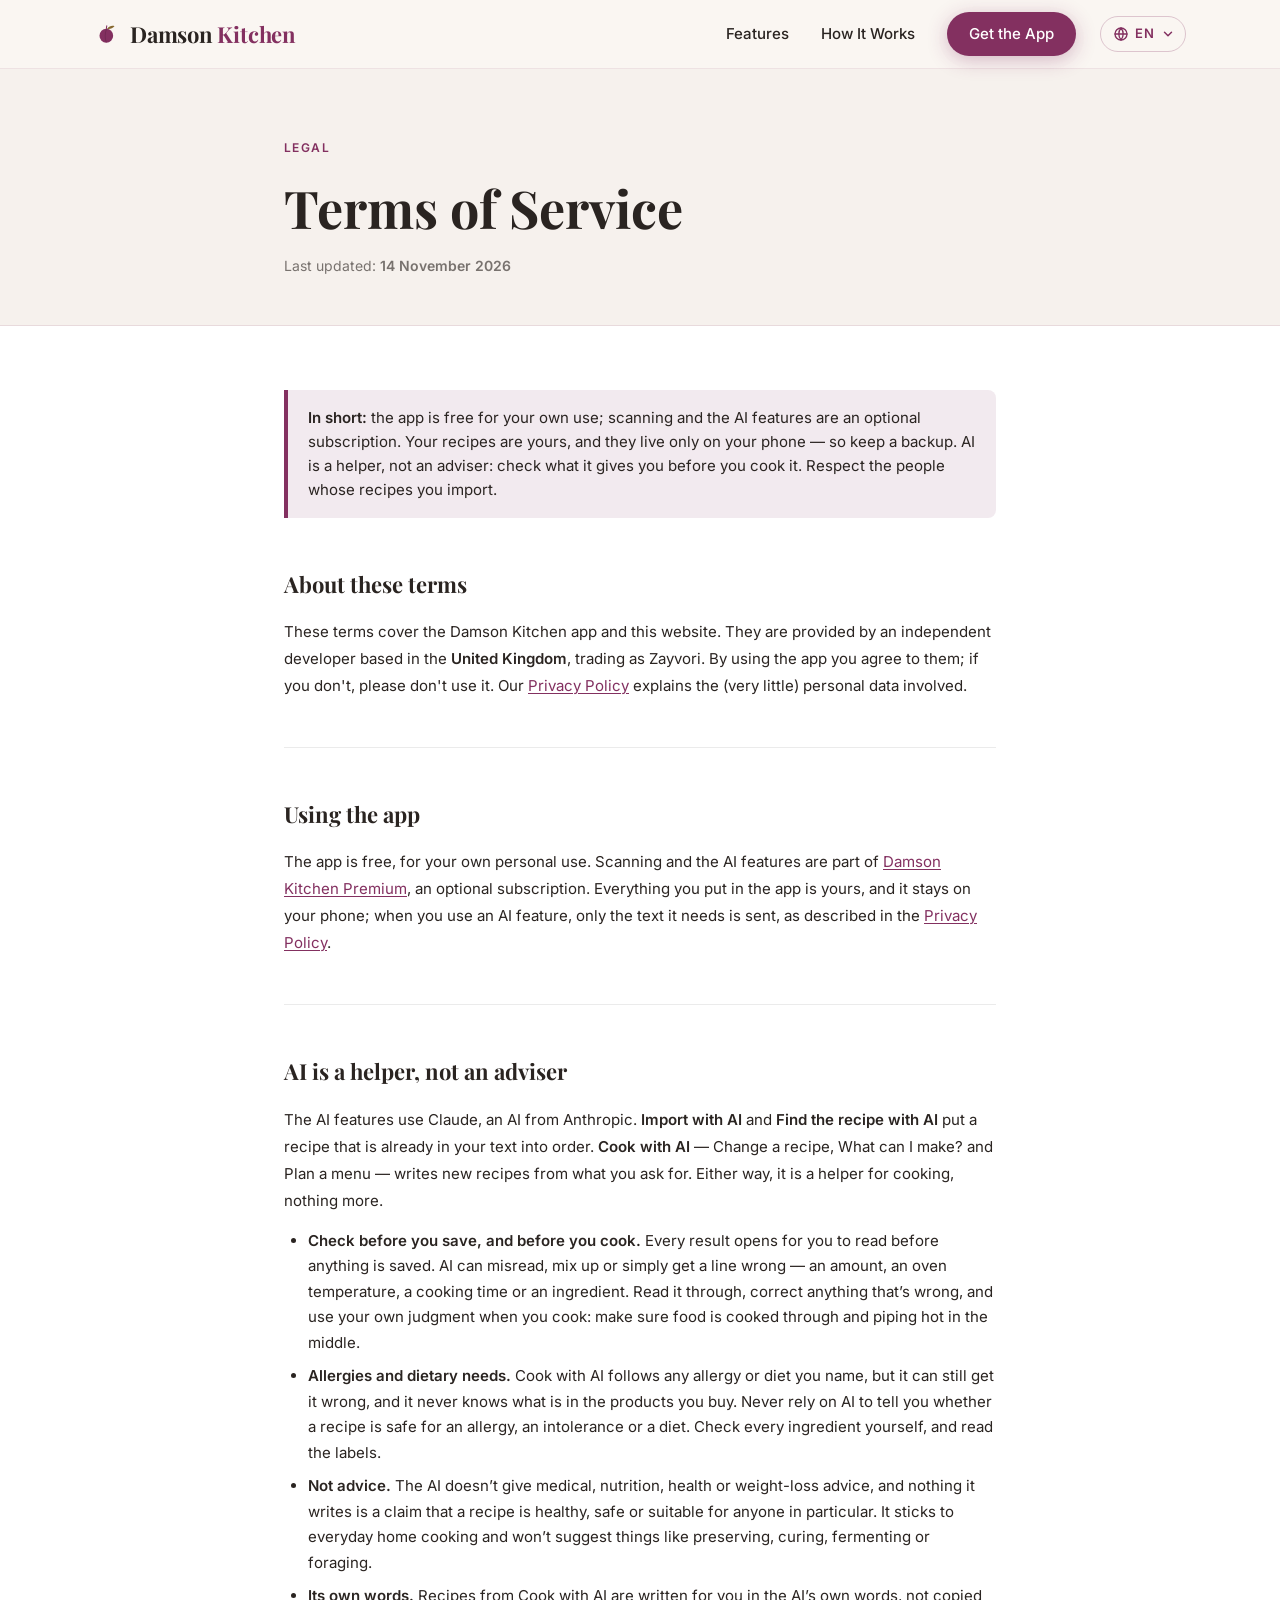
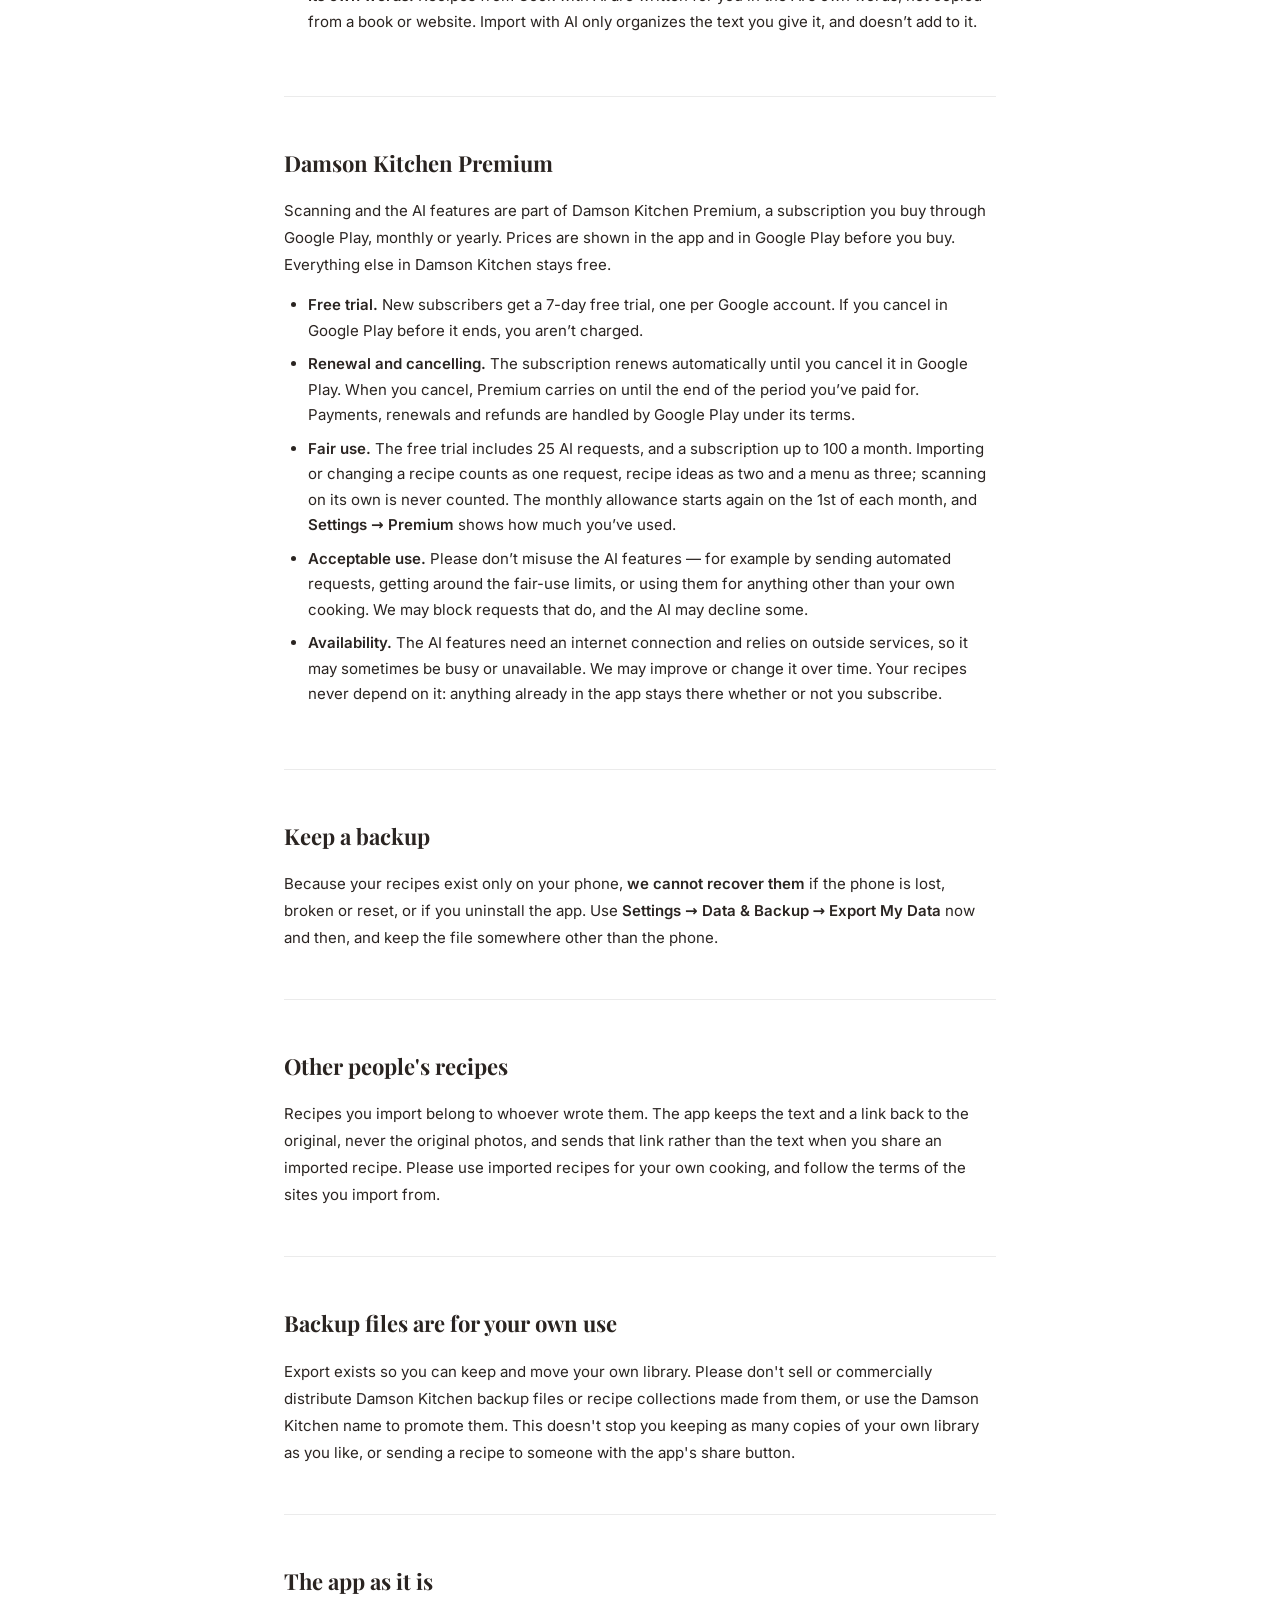
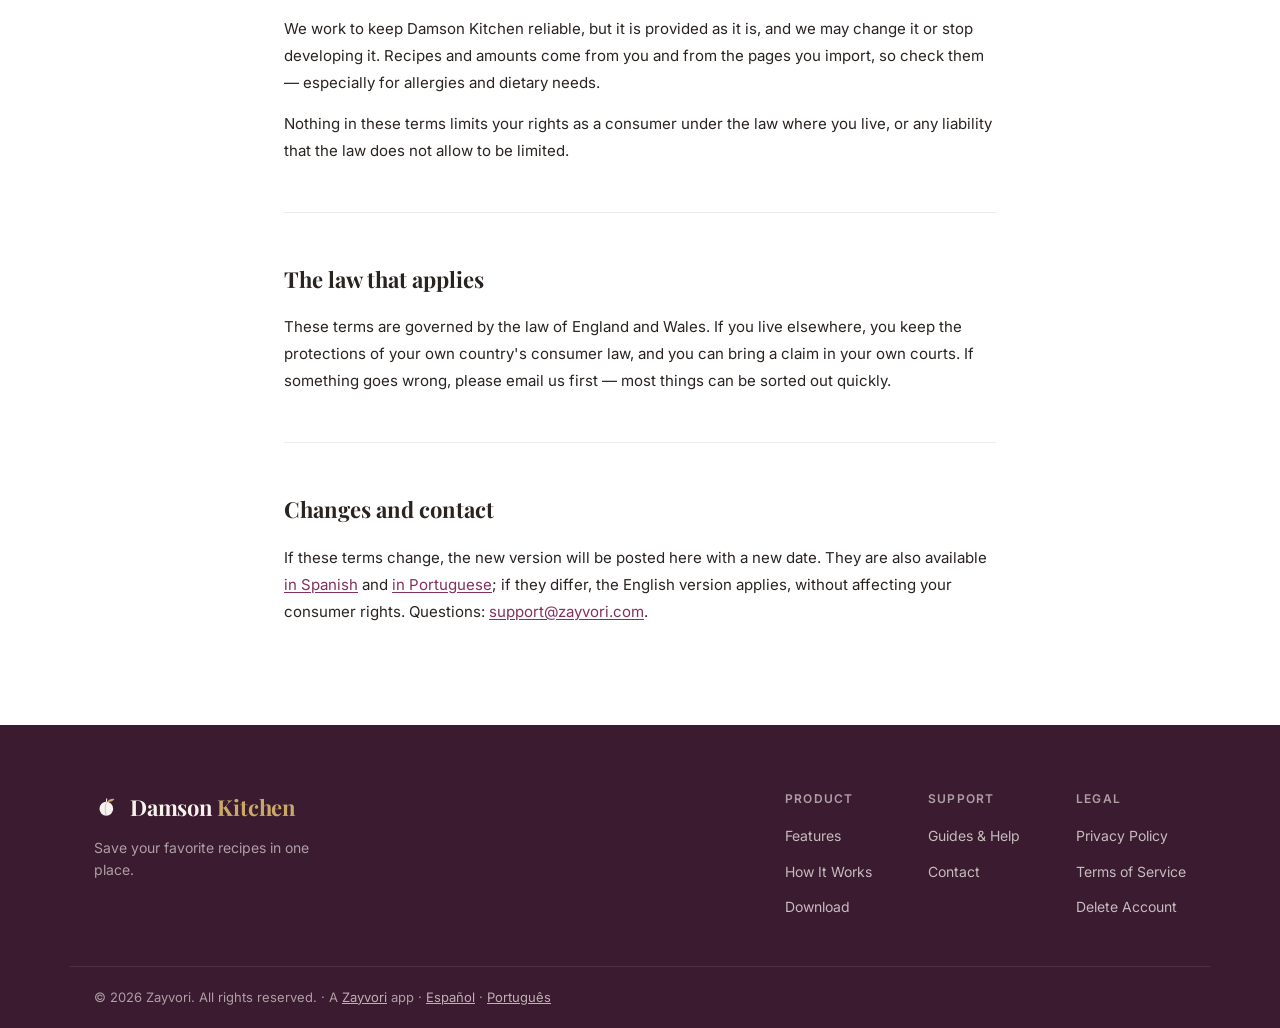
<file: terms.html>
<!DOCTYPE html>
<html lang="en">
<head>
  <meta charset="UTF-8" />
  <meta name="viewport" content="width=device-width, initial-scale=1.0" />
  <!-- Send a Spanish- or Portuguese-speaking visitor to their page, but only on arrival from
       outside the site: moving around it (including choosing English from the language
       menu) is always respected, and ?lang=en forces English. Nothing is stored. -->
  <script>
    (function () {
      try {
        if (document.referrer.indexOf(location.origin) === 0) return;
        if (/[?&]lang=en(&|$)/.test(location.search)) return;
        var first = ((navigator.languages && navigator.languages[0]) || navigator.language || '').toLowerCase();
        var lang = first.slice(0, 2);
        if (lang !== 'es' && lang !== 'pt') return;
        var path = location.pathname === '/' || location.pathname === '/index.html' ? '/' : location.pathname;
        location.replace('/' + lang + path + location.hash);
      } catch (e) {}
    })();
  </script>
  <meta name="description" content="Damson Kitchen Terms of Service — the rules for using the Damson Kitchen app and website." />
  <link rel="canonical" href="https://damsonkitchen.com/terms.html" />
  <link rel="alternate" hreflang="en" href="https://damsonkitchen.com/terms.html" />
  <link rel="alternate" hreflang="es" href="https://damsonkitchen.com/es/terms.html" />
  <link rel="alternate" hreflang="x-default" href="https://damsonkitchen.com/terms.html" />
  <title>Terms of Service — Damson Kitchen</title>
  <link rel="icon" type="image/svg+xml" href="assets/favicon.svg" />
  <link rel="apple-touch-icon" href="assets/favicon.svg" />
  <link rel="stylesheet" href="styles.css" />
</head>
<body>

  <!-- NAV -->
  <header class="nav">
    <div class="nav__inner container">
      <a href="/" class="nav__logo">
        <svg class="brandmark" viewBox="0 0 32 32" xmlns="http://www.w3.org/2000/svg" aria-hidden="true" focusable="false"><g transform="translate(16,16) scale(0.28) translate(-53,-51)"><path d="M50 30C50.5 24 51 20 52 15" stroke="#833060" stroke-width="4.5" stroke-linecap="round" fill="none"/><ellipse cx="50" cy="59" rx="30" ry="31" fill="#833060"/><path d="M50 31C43.5 45 43.5 73 49 86" stroke="#5E2145" stroke-width="3.5" stroke-linecap="round" fill="none" opacity=".55"/><path d="M53 28C62 16 78 12 86 17 79 26 64 31 53 28Z" fill="#86682F"/></g></svg><span class="nav__logo-text">Damson <em>Kitchen</em></span>
      </a>
      <nav class="nav__links">
        <a href="/#features">Features</a>
        <a href="/#how-it-works">How It Works</a>
        <a href="https://play.google.com/store/apps/details?id=com.damsonkitchen.app" class="btn btn--primary btn--sm" target="_blank" rel="noopener">Get the App</a>
      </nav>
      <details class="nav__lang">
        <summary aria-label="Language / Idioma" title="Language / Idioma"><svg viewBox="0 0 24 24" fill="none" stroke="currentColor" stroke-width="2" stroke-linecap="round" stroke-linejoin="round" aria-hidden="true" focusable="false"><circle cx="12" cy="12" r="9"/><path d="M3 12h18M12 3a14 14 0 0 1 0 18M12 3a14 14 0 0 0 0 18"/></svg><span>EN</span><svg class="nav__lang-caret" viewBox="0 0 24 24" fill="none" stroke="currentColor" stroke-width="2.5" stroke-linecap="round" stroke-linejoin="round" aria-hidden="true" focusable="false"><path d="M6 9l6 6 6-6"/></svg></summary>
        <ul class="nav__lang-menu">
          <li><a href="/terms.html" lang="en" hreflang="en" aria-current="true">English</a></li>
          <li><a href="/es/terms.html" lang="es" hreflang="es">Español</a></li>
          <li><a href="/pt/terms.html" lang="pt" hreflang="pt">Português</a></li>
        </ul>
      </details>
      <button class="nav__hamburger" aria-label="Open menu">
        <span></span><span></span><span></span>
      </button>
    </div>
  </header>

  <!-- LEGAL HERO -->
  <section class="legal-hero">
    <div class="container legal-hero__inner">
      <span class="section-eyebrow">Legal</span>
      <h1>Terms of Service</h1>
      <p class="legal-hero__meta">Last updated: <strong>14 November 2026</strong></p>
    </div>
  </section>

  <!-- CONTENT -->
  <main class="legal-content">
    <div class="container legal-container">

      <div class="legal-notice">
        <strong>In short:</strong> the app is free for your own use; scanning and the AI features are an optional subscription. Your recipes are yours, and they live only on your phone — so keep a backup. AI is a helper, not an adviser: check what it gives you before you cook it. Respect the people whose recipes you import.
      </div>

      <section class="legal-section">
        <h2>About these terms</h2>
        <p>These terms cover the Damson Kitchen app and this website. They are provided by an independent developer based in the <strong>United Kingdom</strong>, trading as Zayvori. By using the app you agree to them; if you don't, please don't use it. Our <a href="privacy.html">Privacy Policy</a> explains the (very little) personal data involved.</p>
      </section>

      <section class="legal-section">
        <h2>Using the app</h2>
        <p>The app is free, for your own personal use. Scanning and the AI features are part of <a href="#premium">Damson Kitchen Premium</a>, an optional subscription. Everything you put in the app is yours, and it stays on your phone; when you use an AI feature, only the text it needs is sent, as described in the <a href="privacy.html#ai-import">Privacy Policy</a>.</p>
      </section>

      <section class="legal-section" id="ai">
        <h2>AI is a helper, not an adviser</h2>
        <p>The AI features use Claude, an AI from Anthropic. <strong>Import with AI</strong> and <strong>Find the recipe with AI</strong> put a recipe that is already in your text into order. <strong>Cook with AI</strong> — Change a recipe, What can I make? and Plan a menu — writes new recipes from what you ask for. Either way, it is a helper for cooking, nothing more.</p>
        <ul>
          <li><strong>Check before you save, and before you cook.</strong> Every result opens for you to read before anything is saved. AI can misread, mix up or simply get a line wrong — an amount, an oven temperature, a cooking time or an ingredient. Read it through, correct anything that’s wrong, and use your own judgment when you cook: make sure food is cooked through and piping hot in the middle.</li>
          <li><strong>Allergies and dietary needs.</strong> Cook with AI follows any allergy or diet you name, but it can still get it wrong, and it never knows what is in the products you buy. Never rely on AI to tell you whether a recipe is safe for an allergy, an intolerance or a diet. Check every ingredient yourself, and read the labels.</li>
          <li><strong>Not advice.</strong> The AI doesn’t give medical, nutrition, health or weight-loss advice, and nothing it writes is a claim that a recipe is healthy, safe or suitable for anyone in particular. It sticks to everyday home cooking and won’t suggest things like preserving, curing, fermenting or foraging.</li>
          <li><strong>Its own words.</strong> Recipes from Cook with AI are written for you in the AI’s own words, not copied from a book or website. Import with AI only organizes the text you give it, and doesn’t add to it.</li>
        </ul>
      </section>

      <section class="legal-section" id="premium">
        <h2>Damson Kitchen Premium</h2>
        <p>Scanning and the AI features are part of Damson Kitchen Premium, a subscription you buy through Google Play, monthly or yearly. Prices are shown in the app and in Google Play before you buy. Everything else in Damson Kitchen stays free.</p>
        <ul>
          <li><strong>Free trial.</strong> New subscribers get a 7-day free trial, one per Google account. If you cancel in Google Play before it ends, you aren’t charged.</li>
          <li><strong>Renewal and cancelling.</strong> The subscription renews automatically until you cancel it in Google Play. When you cancel, Premium carries on until the end of the period you’ve paid for. Payments, renewals and refunds are handled by Google Play under its terms.</li>
          <li><strong>Fair use.</strong> The free trial includes 25 AI requests, and a subscription up to 100 a month. Importing or changing a recipe counts as one request, recipe ideas as two and a menu as three; scanning on its own is never counted. The monthly allowance starts again on the 1st of each month, and <strong>Settings &rarr; Premium</strong> shows how much you’ve used.</li>
          <li><strong>Acceptable use.</strong> Please don’t misuse the AI features — for example by sending automated requests, getting around the fair-use limits, or using them for anything other than your own cooking. We may block requests that do, and the AI may decline some.</li>
          <li><strong>Availability.</strong> The AI features need an internet connection and relies on outside services, so it may sometimes be busy or unavailable. We may improve or change it over time. Your recipes never depend on it: anything already in the app stays there whether or not you subscribe.</li>
        </ul>
      </section>

      <section class="legal-section">
        <h2>Keep a backup</h2>
        <p>Because your recipes exist only on your phone, <strong>we cannot recover them</strong> if the phone is lost, broken or reset, or if you uninstall the app. Use <strong>Settings &rarr; Data &amp; Backup &rarr; Export My Data</strong> now and then, and keep the file somewhere other than the phone.</p>
      </section>

      <section class="legal-section">
        <h2>Other people's recipes</h2>
        <p>Recipes you import belong to whoever wrote them. The app keeps the text and a link back to the original, never the original photos, and sends that link rather than the text when you share an imported recipe. Please use imported recipes for your own cooking, and follow the terms of the sites you import from.</p>
      </section>

      <section class="legal-section">
        <h2>Backup files are for your own use</h2>
        <p>Export exists so you can keep and move your own library. Please don't sell or commercially distribute Damson Kitchen backup files or recipe collections made from them, or use the Damson Kitchen name to promote them. This doesn't stop you keeping as many copies of your own library as you like, or sending a recipe to someone with the app's share button.</p>
      </section>

      <section class="legal-section">
        <h2>The app as it is</h2>
        <p>We work to keep Damson Kitchen reliable, but it is provided as it is, and we may change it or stop developing it. Recipes and amounts come from you and from the pages you import, so check them — especially for allergies and dietary needs.</p>
        <p>Nothing in these terms limits your rights as a consumer under the law where you live, or any liability that the law does not allow to be limited.</p>
      </section>

      <section class="legal-section">
        <h2>The law that applies</h2>
        <p>These terms are governed by the law of England and Wales. If you live elsewhere, you keep the protections of your own country's consumer law, and you can bring a claim in your own courts. If something goes wrong, please email us first — most things can be sorted out quickly.</p>
      </section>

      <section class="legal-section">
        <h2>Changes and contact</h2>
        <p>If these terms change, the new version will be posted here with a new date. They are also available <a href="/es/terms.html" lang="es" hreflang="es">in Spanish</a> and <a href="/pt/terms.html" lang="pt-BR" hreflang="pt-BR">in Portuguese</a>; if they differ, the English version applies, without affecting your consumer rights. Questions: <a href="mailto:support@zayvori.com">support@zayvori.com</a>.</p>
      </section>

    </div>
  </main>

  <!-- FOOTER -->
  <footer class="footer">
    <div class="container footer__inner">
      <div class="footer__brand">
        <a href="/" class="nav__logo">
          <svg class="brandmark" viewBox="0 0 32 32" xmlns="http://www.w3.org/2000/svg" aria-hidden="true" focusable="false"><g transform="translate(16,16) scale(0.28) translate(-53,-51)"><path d="M50 30C50.5 24 51 20 52 15" stroke="#F6F1ED" stroke-width="4.5" stroke-linecap="round" fill="none"/><ellipse cx="50" cy="59" rx="30" ry="31" fill="#F6F1ED"/><path d="M50 31C43.5 45 43.5 73 49 86" stroke="#833060" stroke-width="3.5" stroke-linecap="round" fill="none" opacity=".34"/><path d="M53 28C62 16 78 12 86 17 79 26 64 31 53 28Z" fill="#C9A868"/></g></svg>
          <span class="nav__logo-text">Damson <em>Kitchen</em></span>
        </a>
        <p>Save your favorite recipes in one place.</p>
      </div>
      <div class="footer__links">
        <div class="footer__col">
          <h4>Product</h4>
          <a href="/#features">Features</a>
          <a href="/#how-it-works">How It Works</a>
          <a href="/#download">Download</a>
        </div>
        <div class="footer__col">
          <h4>Support</h4>
          <a href="help.html">Guides &amp; Help</a>
          <a href="mailto:support@zayvori.com">Contact</a>
        </div>
        <div class="footer__col">
          <h4>Legal</h4>
          <a href="privacy.html">Privacy Policy</a>
          <a href="terms.html" aria-current="page">Terms of Service</a>
          <a href="delete-account.html">Delete Account</a>
        </div>
      </div>
    </div>
    <div class="footer__bottom container">
      <p>&copy; 2026 Zayvori. All rights reserved. · A <a href="https://zayvori.com" target="_blank" rel="noopener">Zayvori</a> app · <a href="/es/terms.html" lang="es" hreflang="es">Español</a> · <a href="/pt/terms.html" lang="pt" hreflang="pt">Português</a></p>
    </div>
  </footer>

  <script src="script.js"></script>
</body>
</html>
</file>
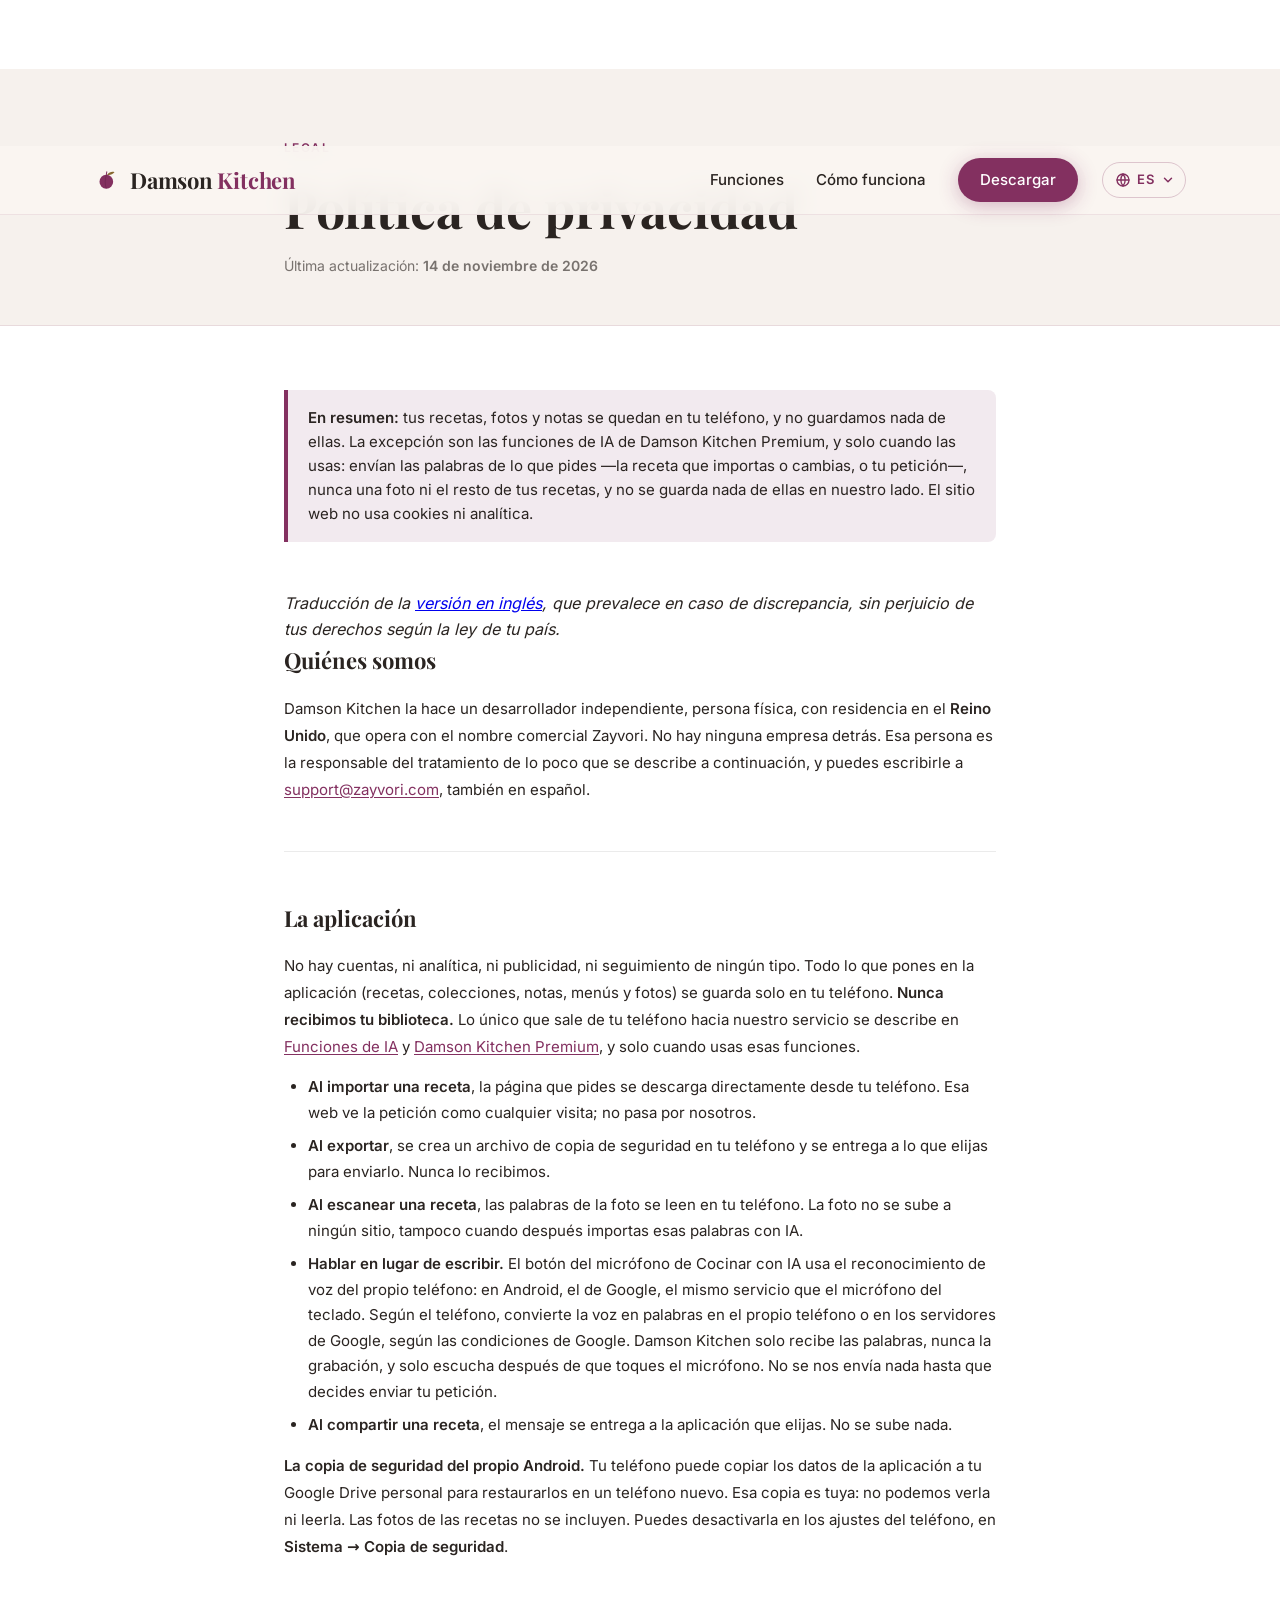
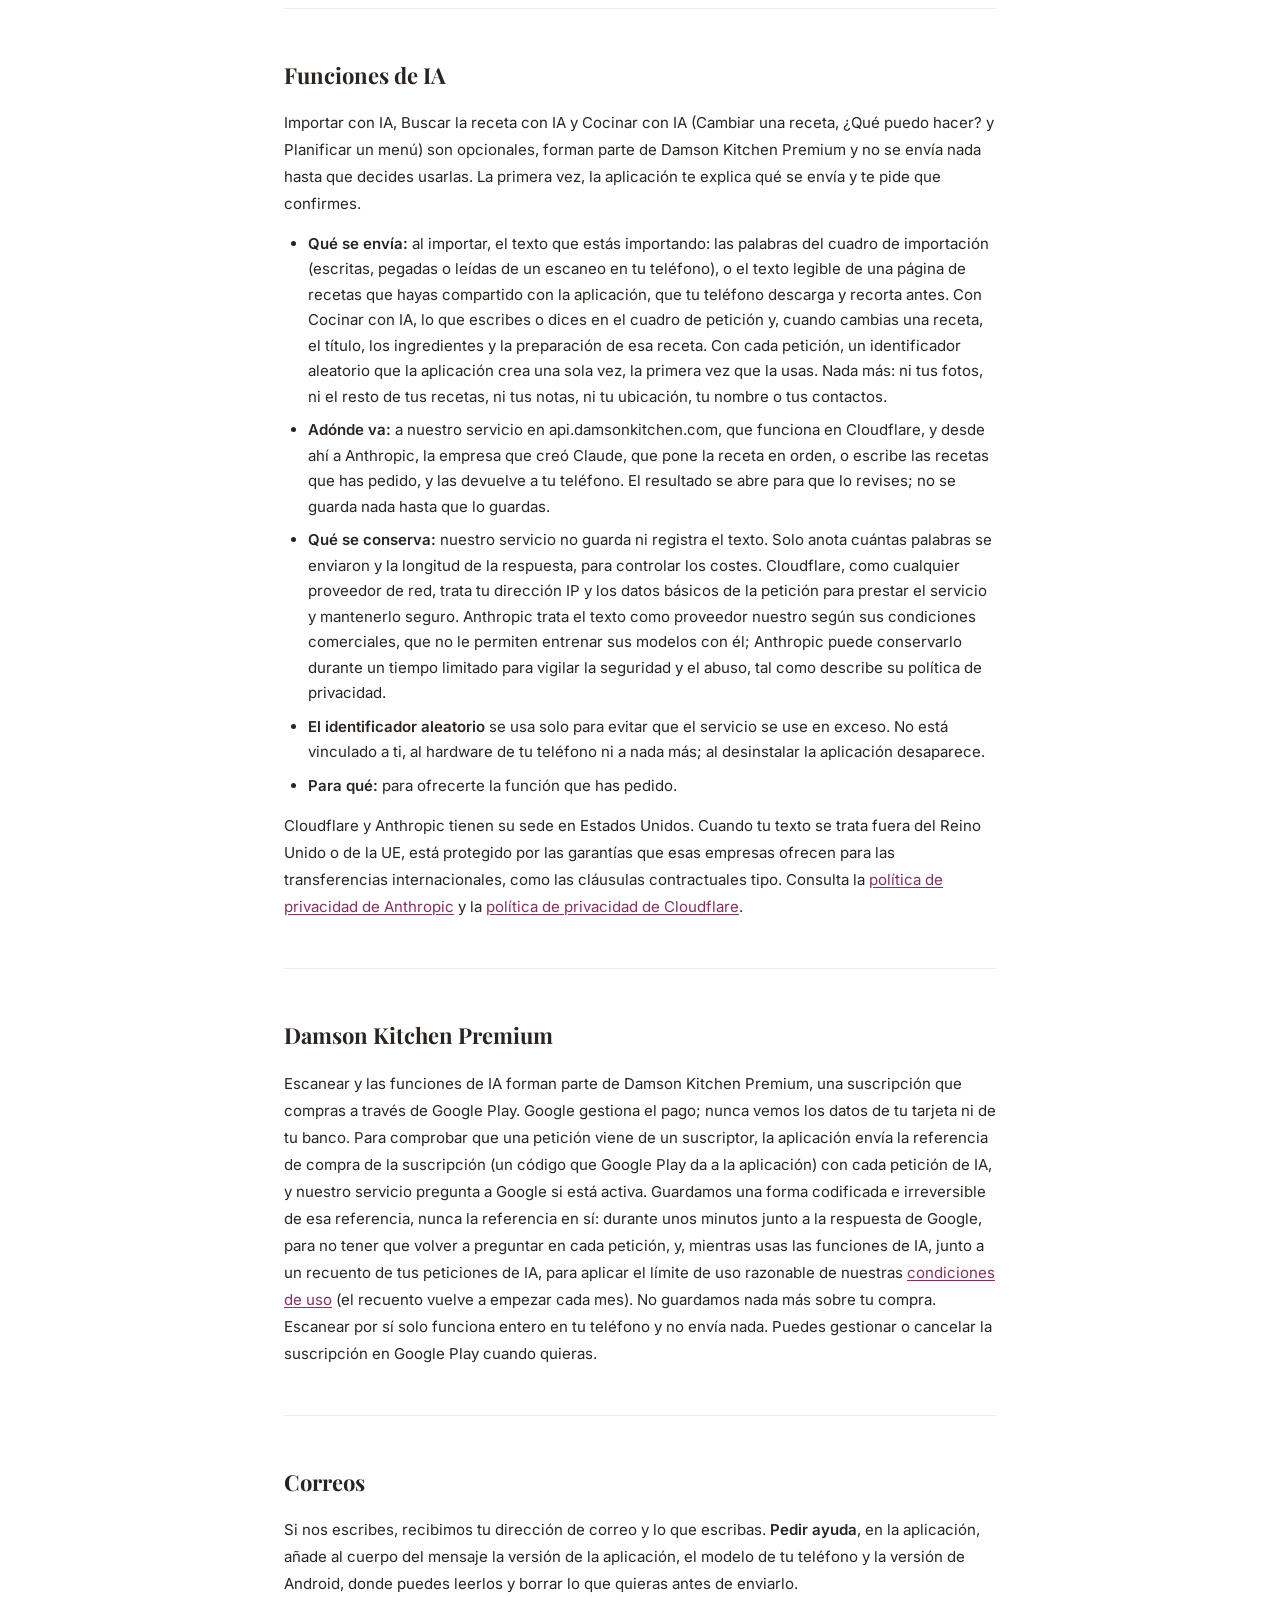
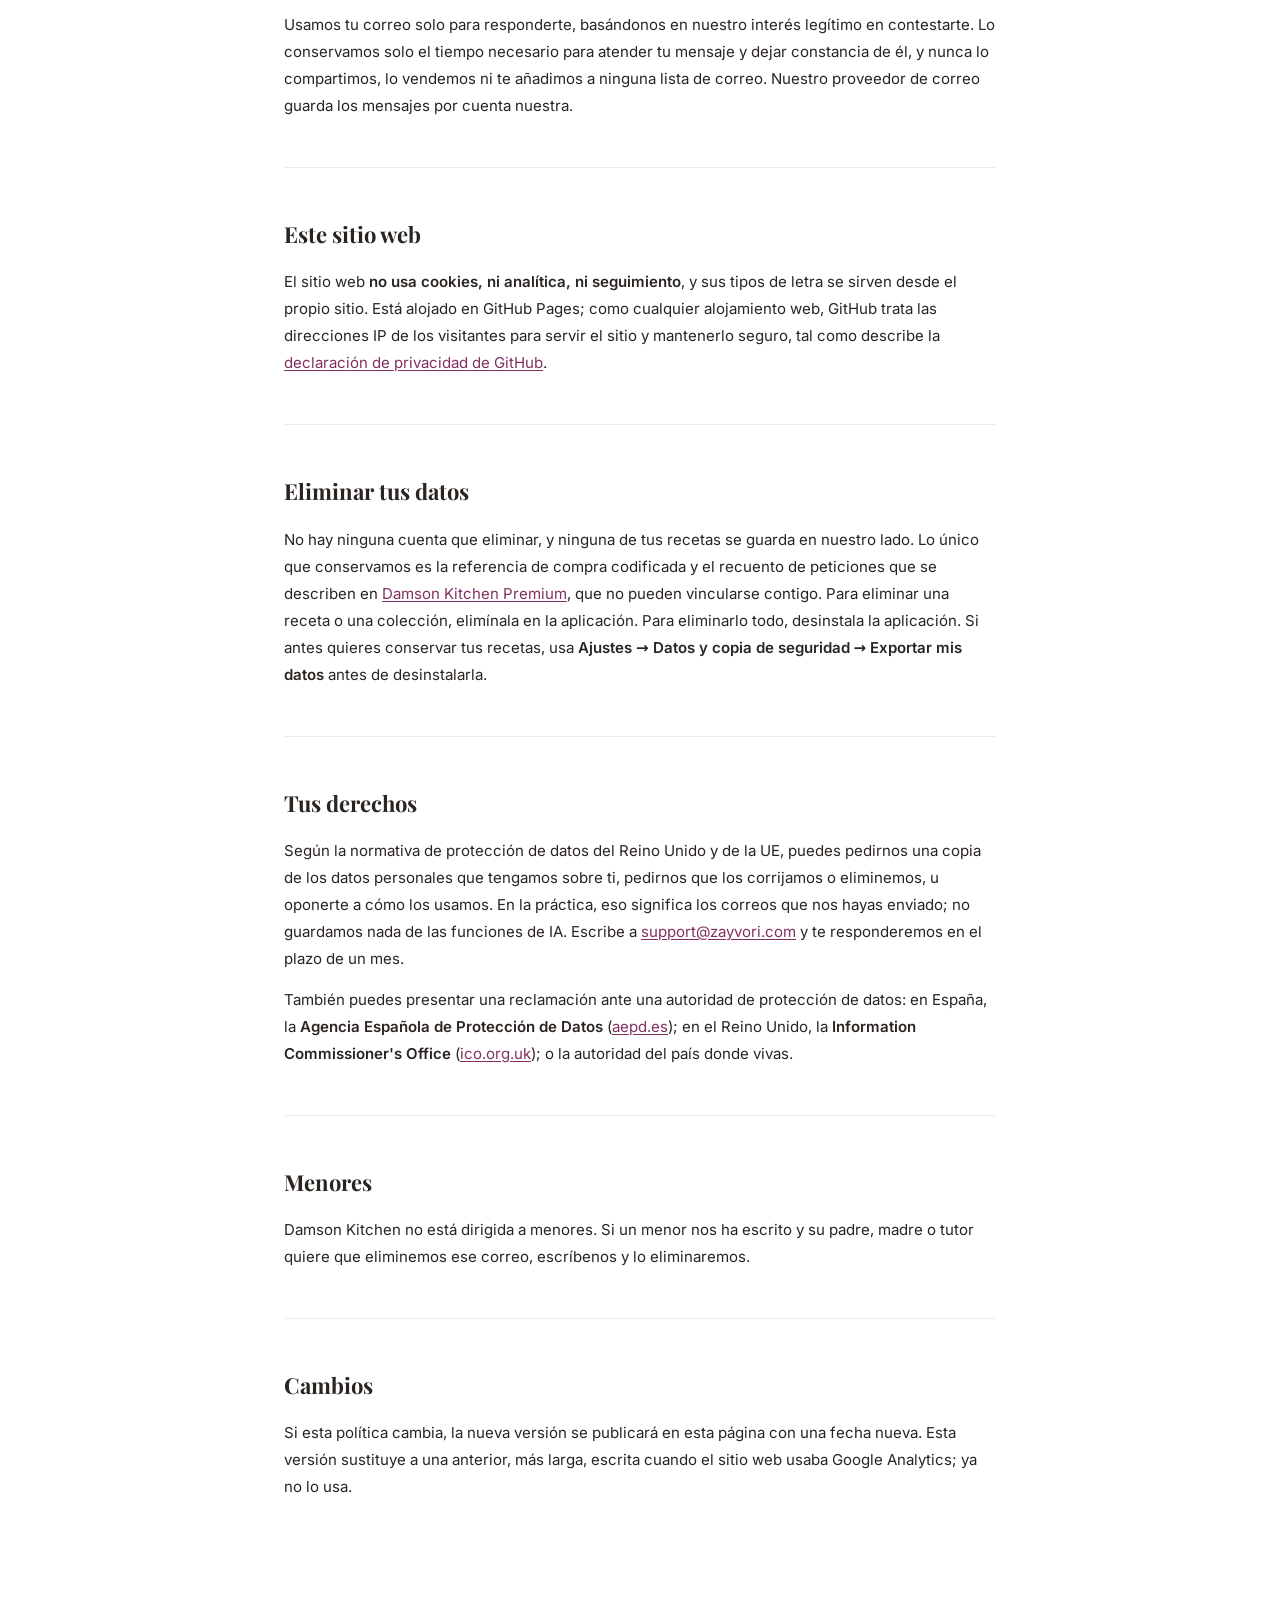
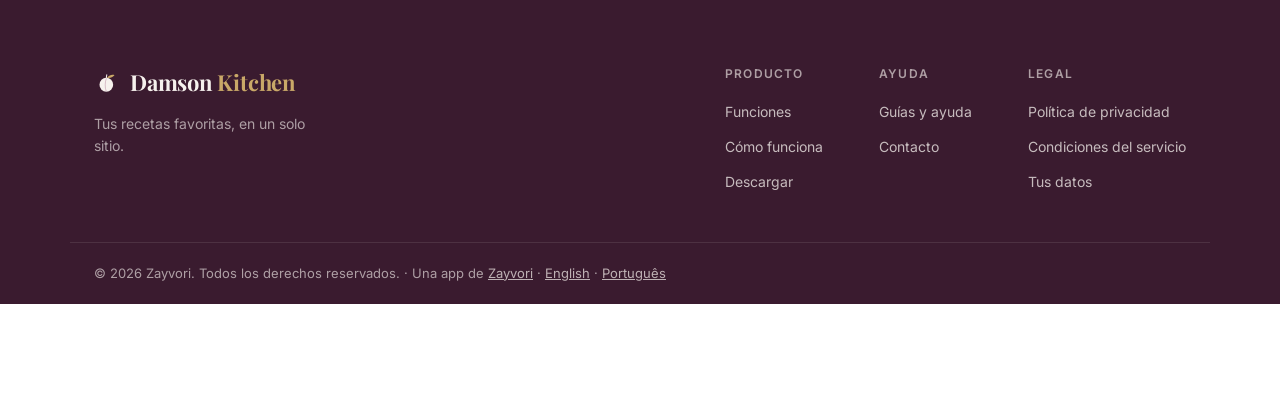
<file: es/delete-account.html>
<!DOCTYPE html>
<html lang="es">
<head>
  <meta charset="UTF-8" />
  <meta name="viewport" content="width=device-width, initial-scale=1.0" />
  <!-- Kept only so existing links keep working: there are no accounts, so this is now
       a section of the privacy policy. -->
  <meta http-equiv="refresh" content="0; url=/es/privacy.html#your-data" />
  <link rel="canonical" href="https://damsonkitchen.com/es/privacy.html" />
  <meta name="robots" content="noindex" />
  <title>Eliminar tus datos · Damson Kitchen</title>
</head>
<body>
  <p>Damson Kitchen no tiene cuentas ni guarda nada tuyo. Consulta <a href="/es/privacy.html#your-data">Eliminar tus datos</a> en la Política de privacidad.</p>
</body>
</html>
</file>
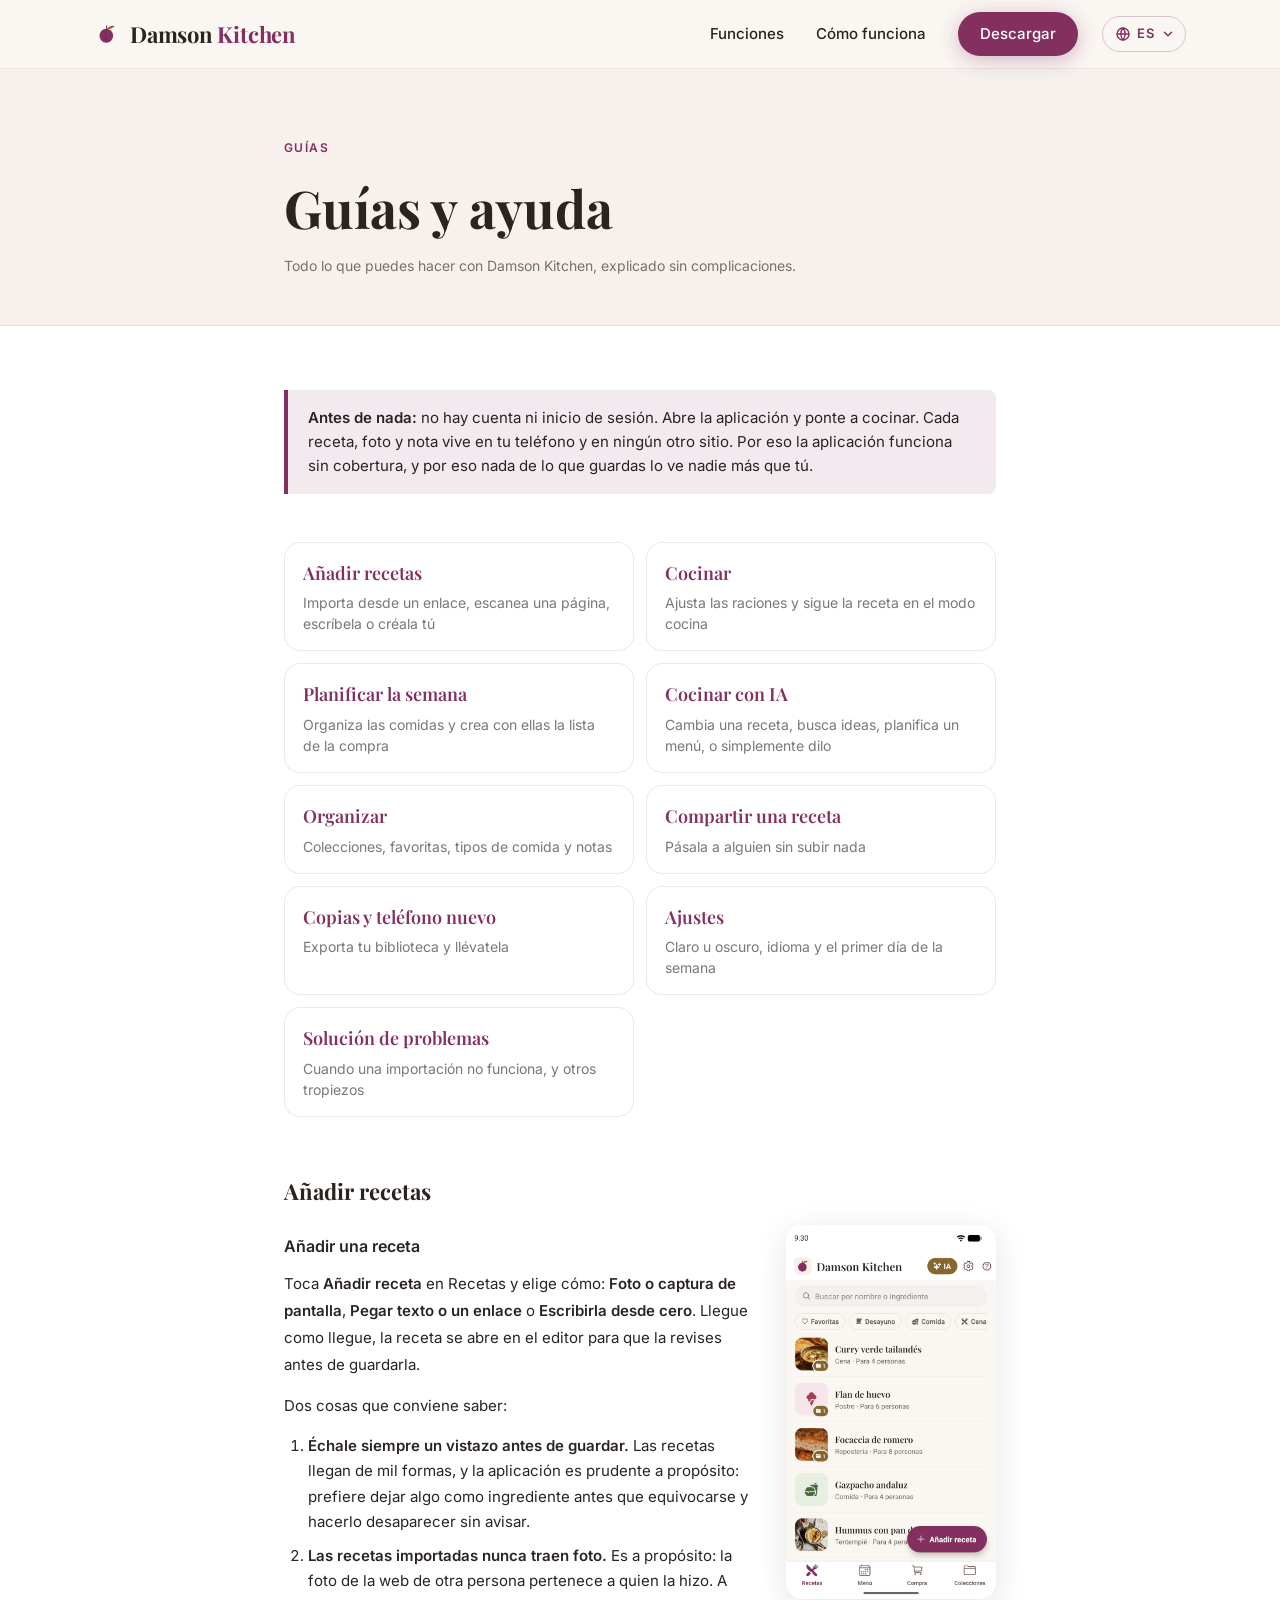
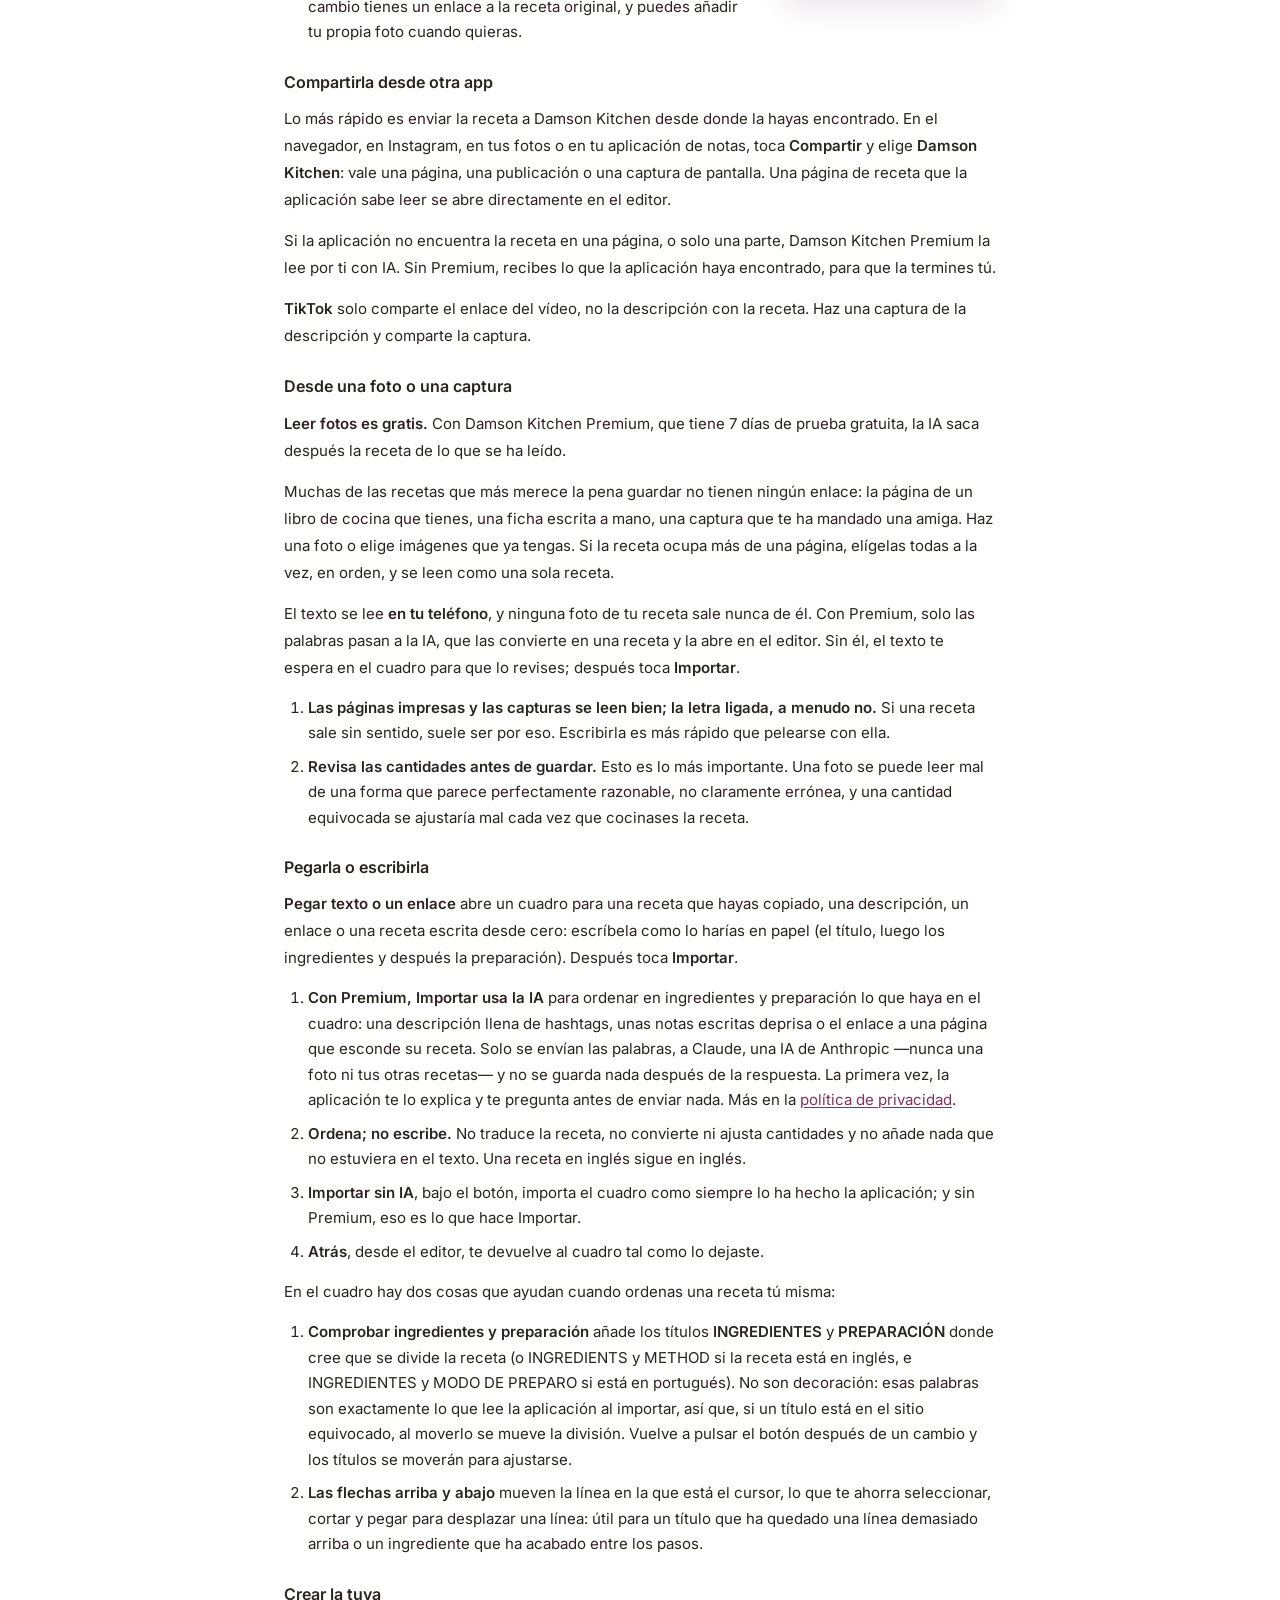
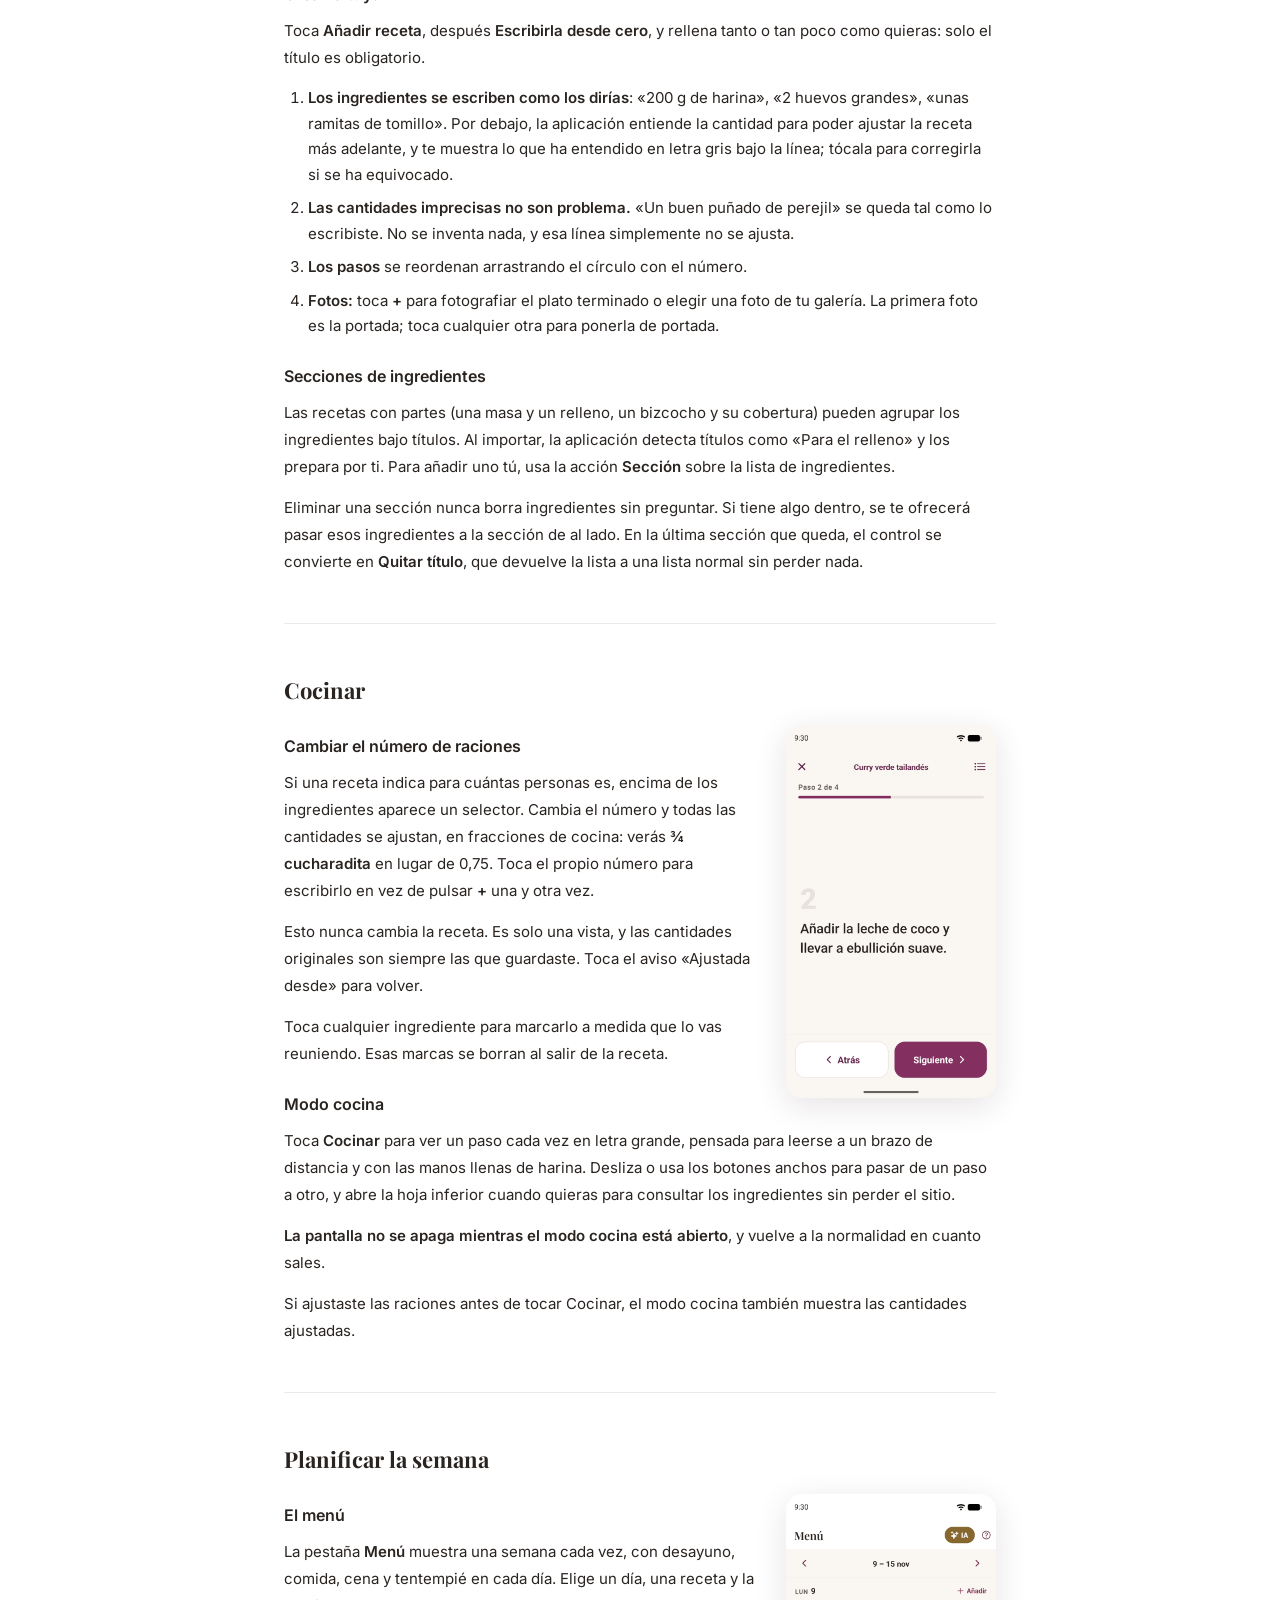
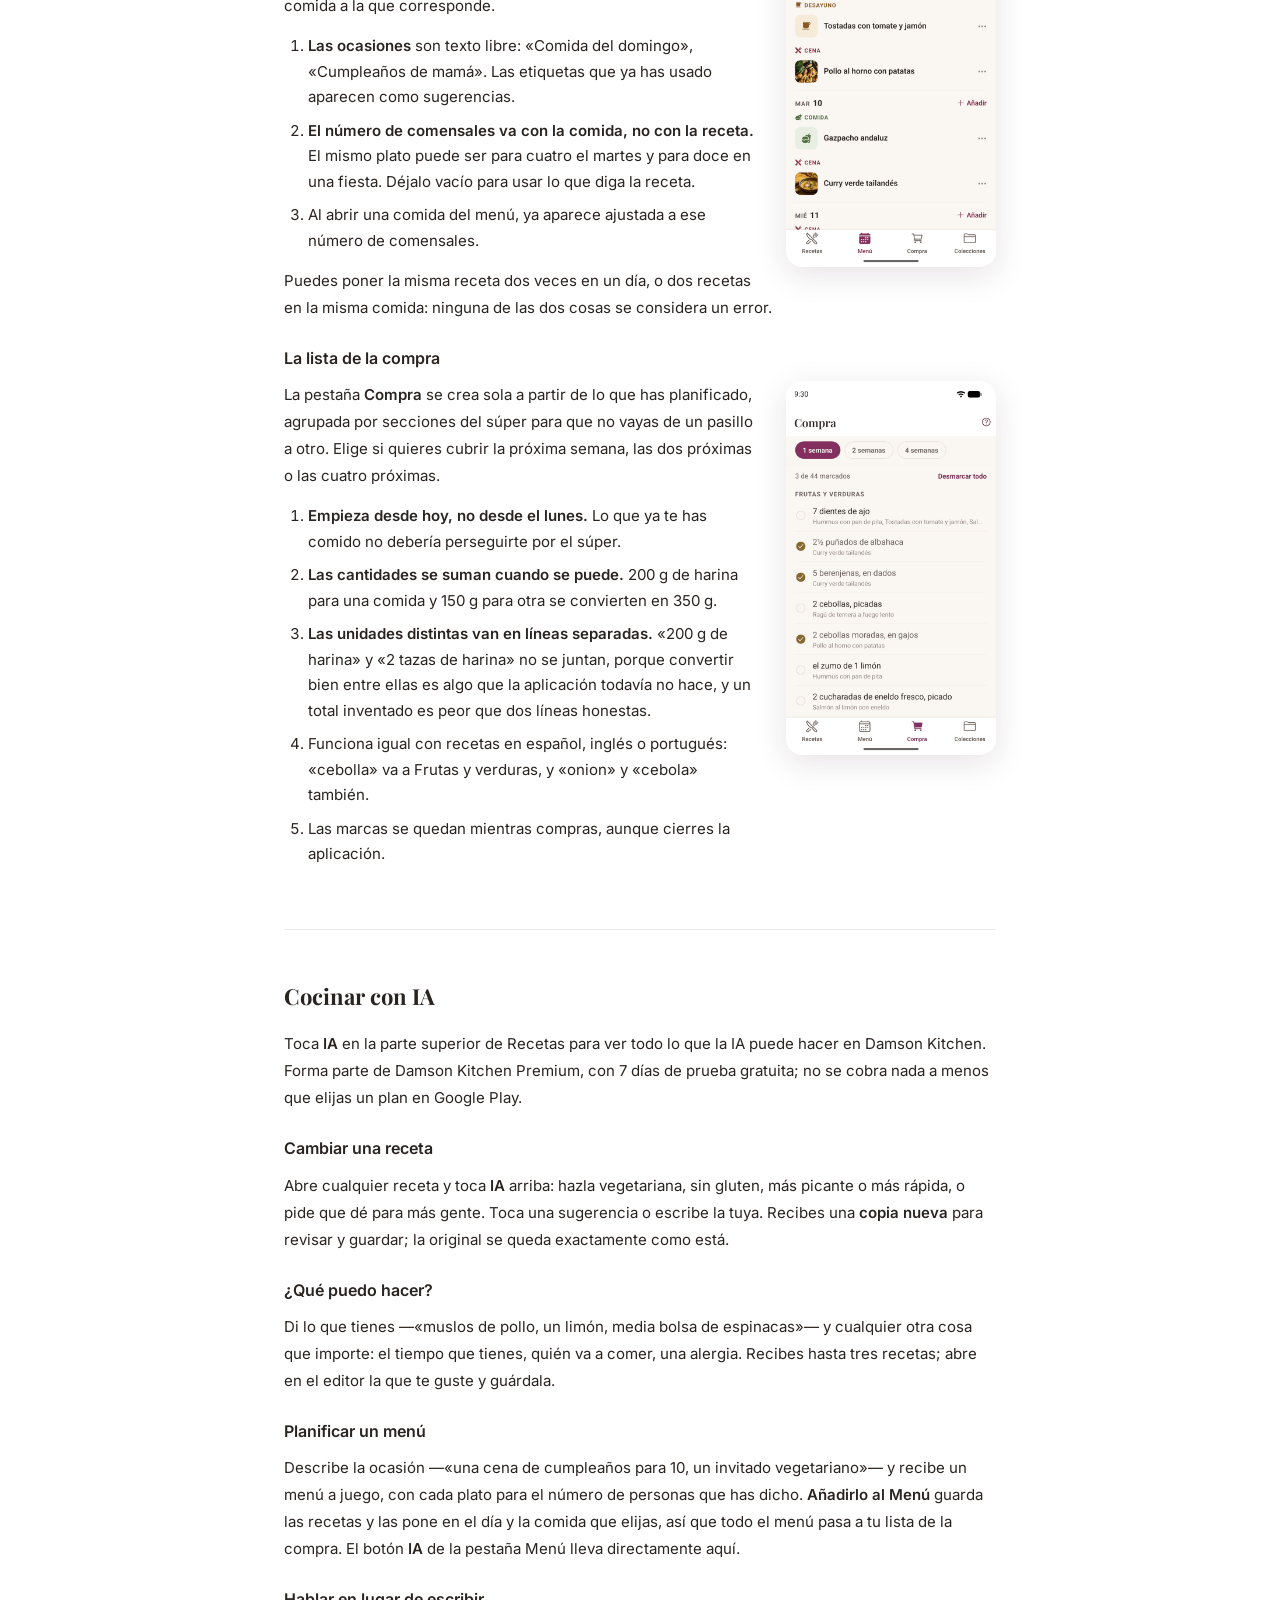
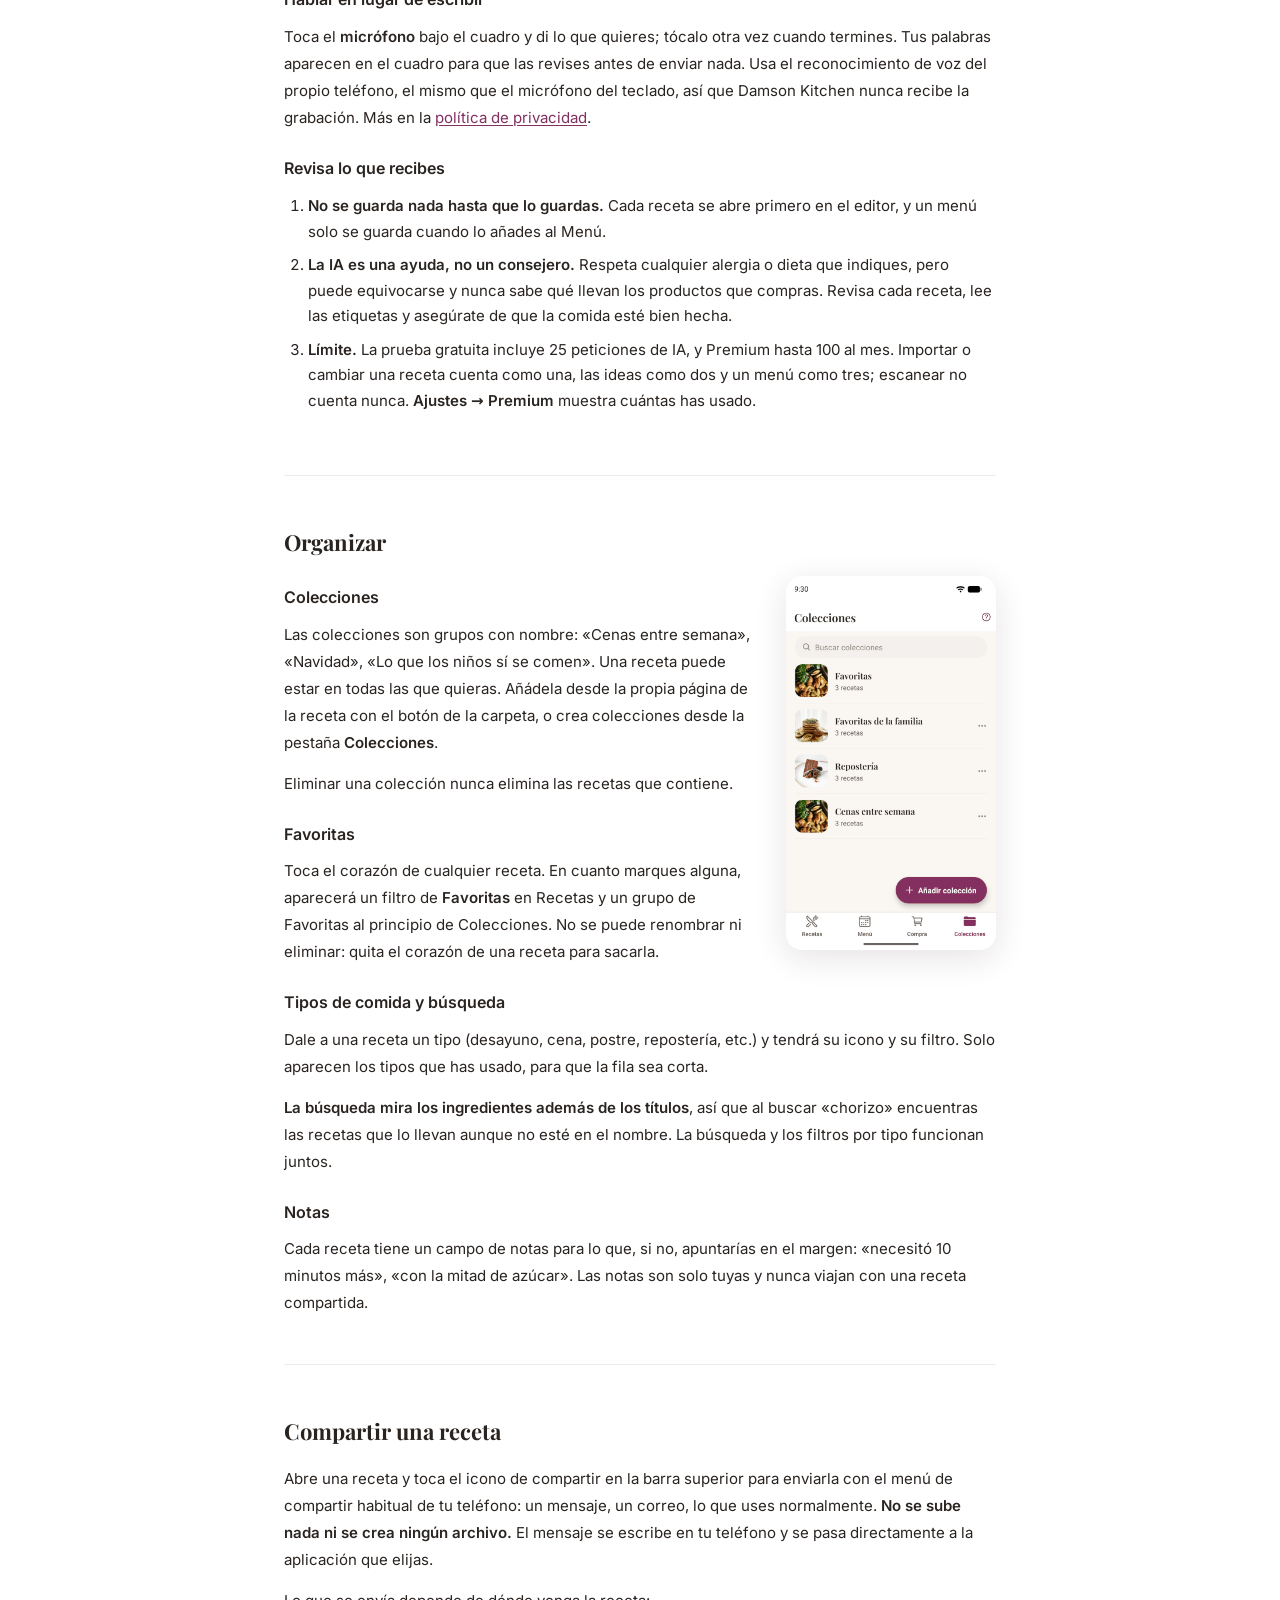
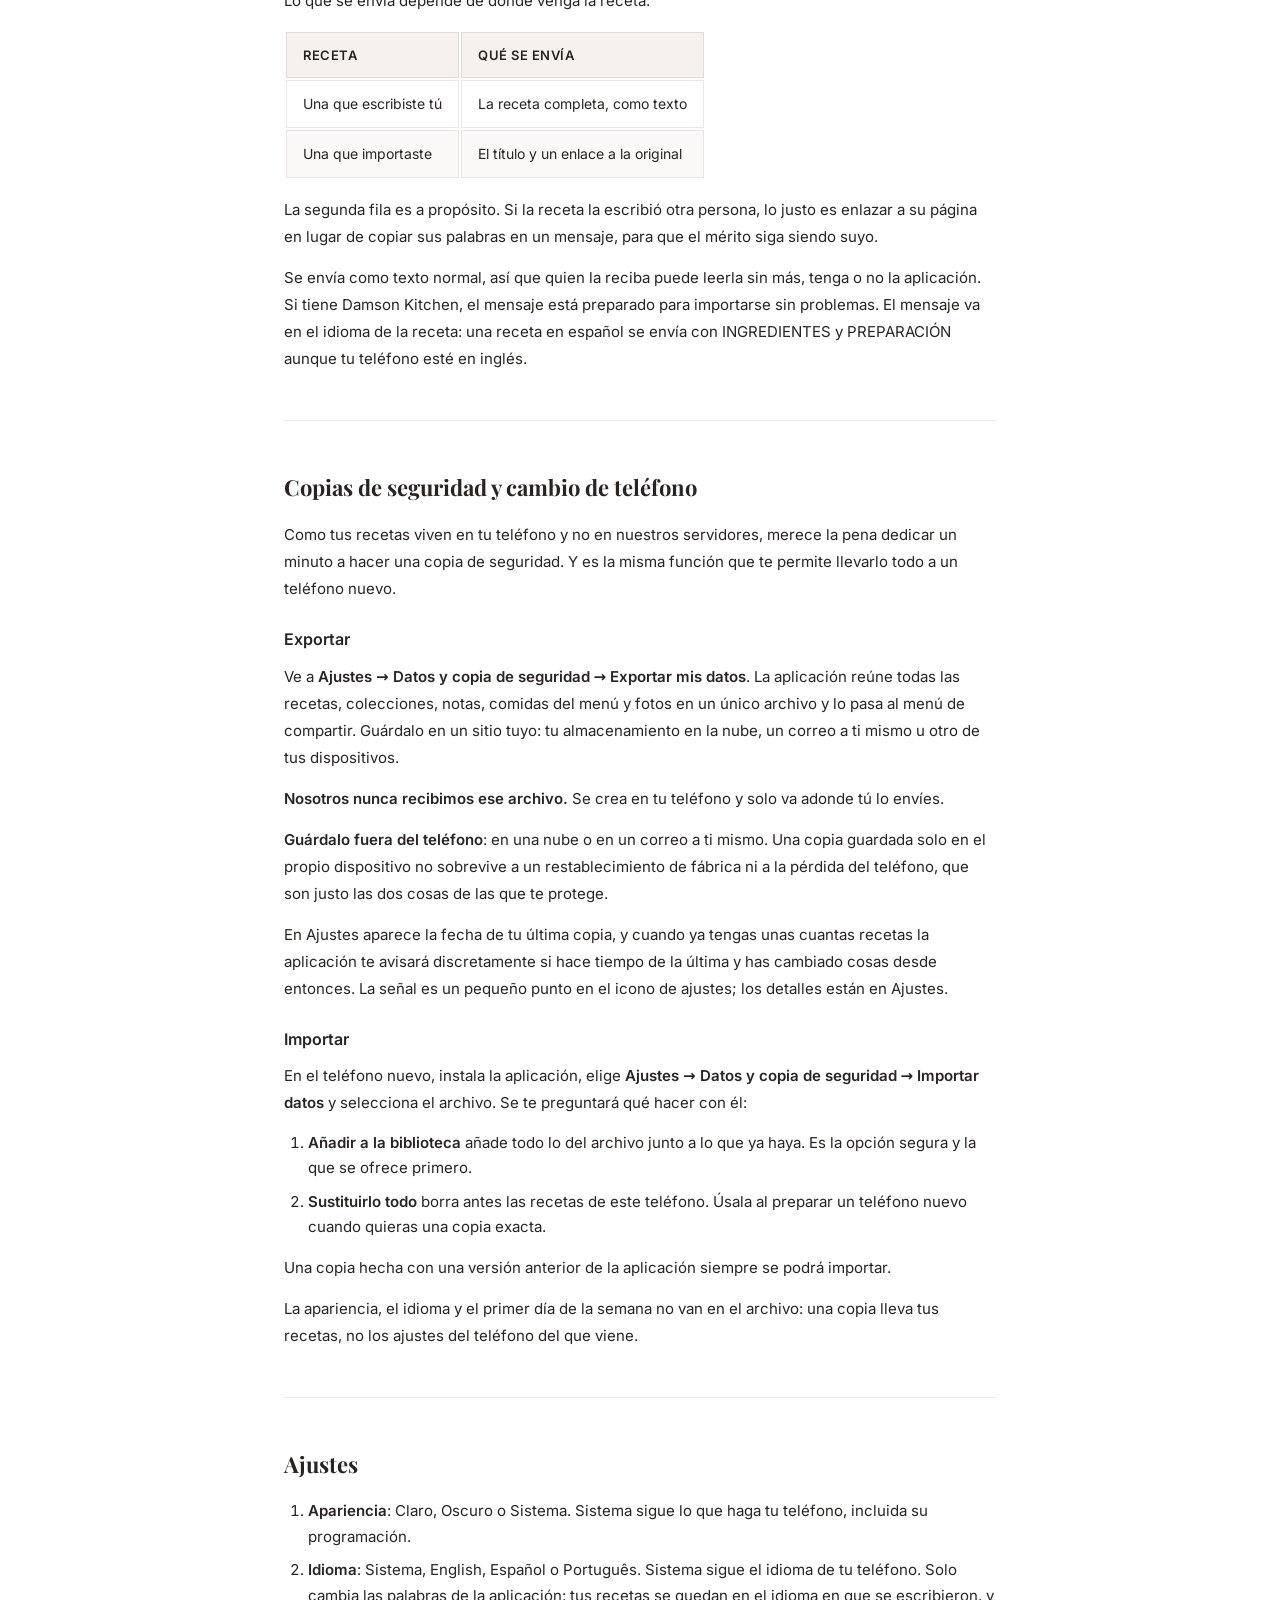
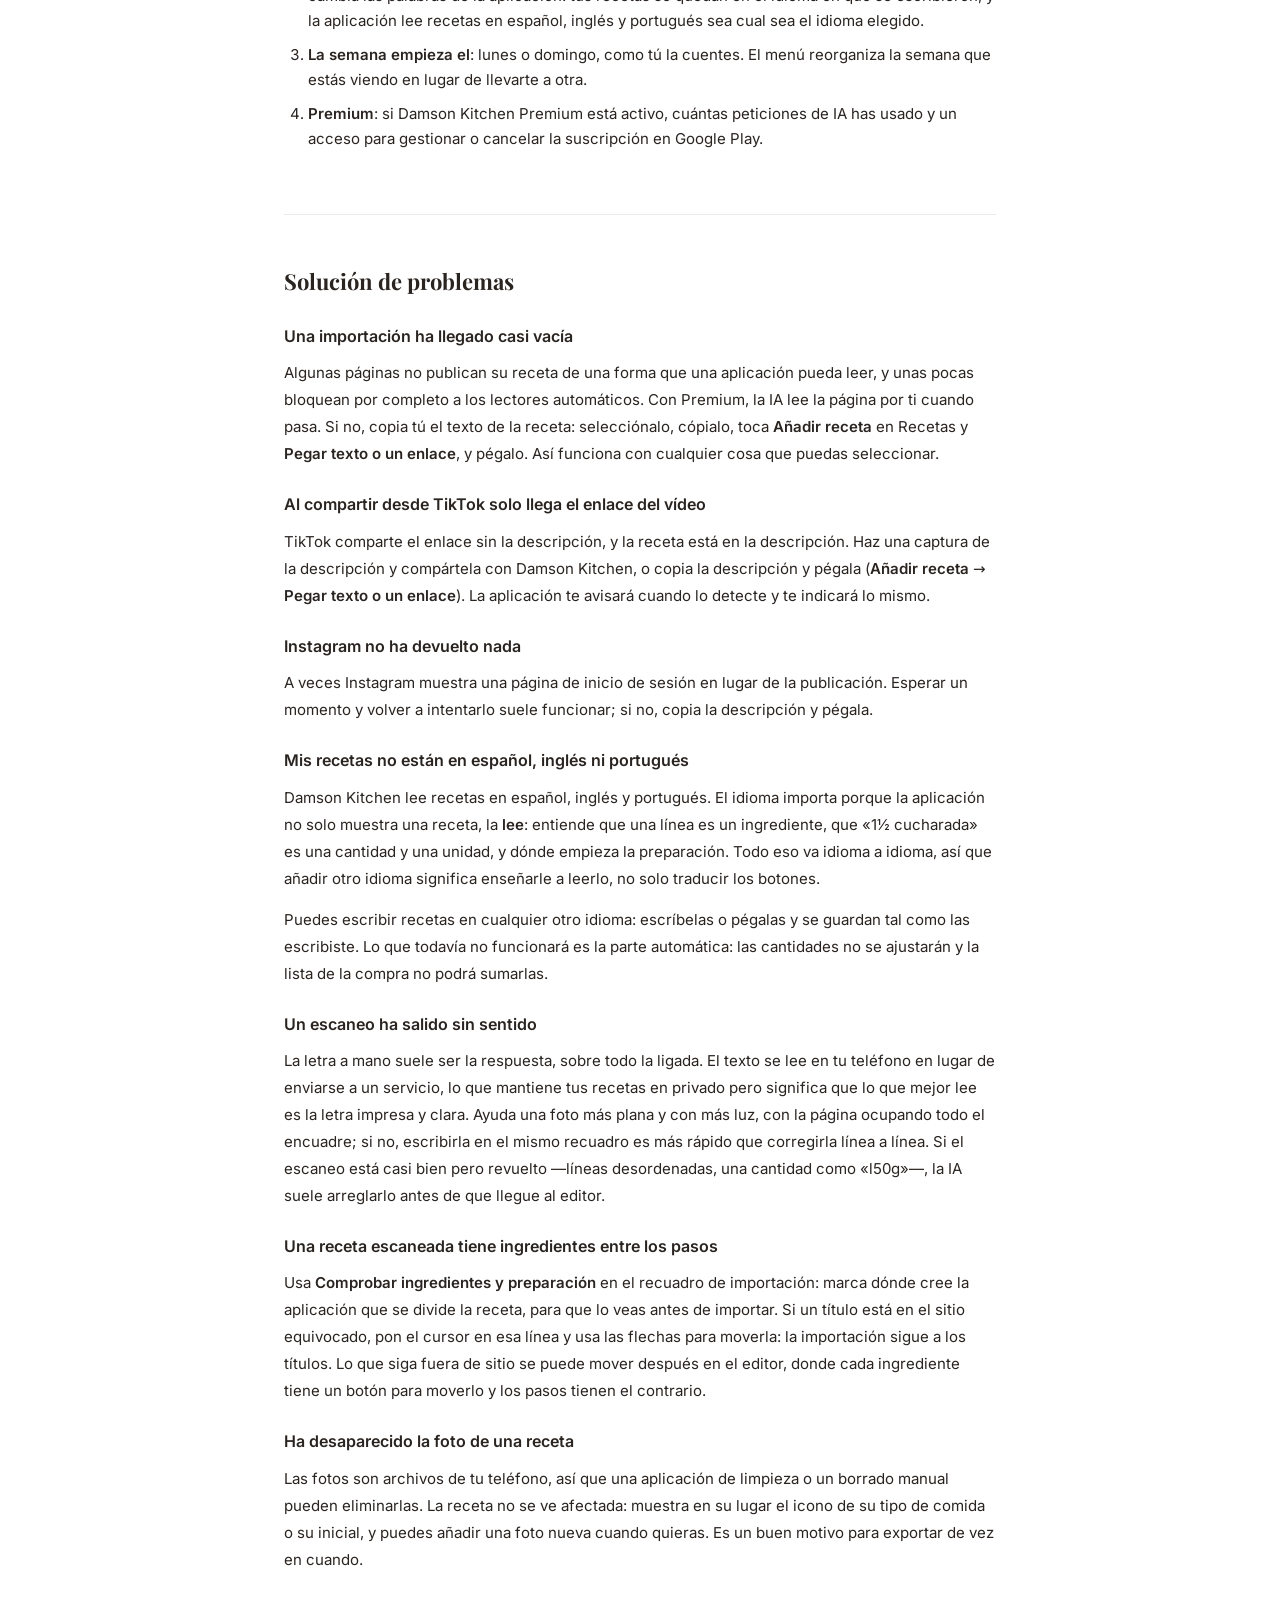
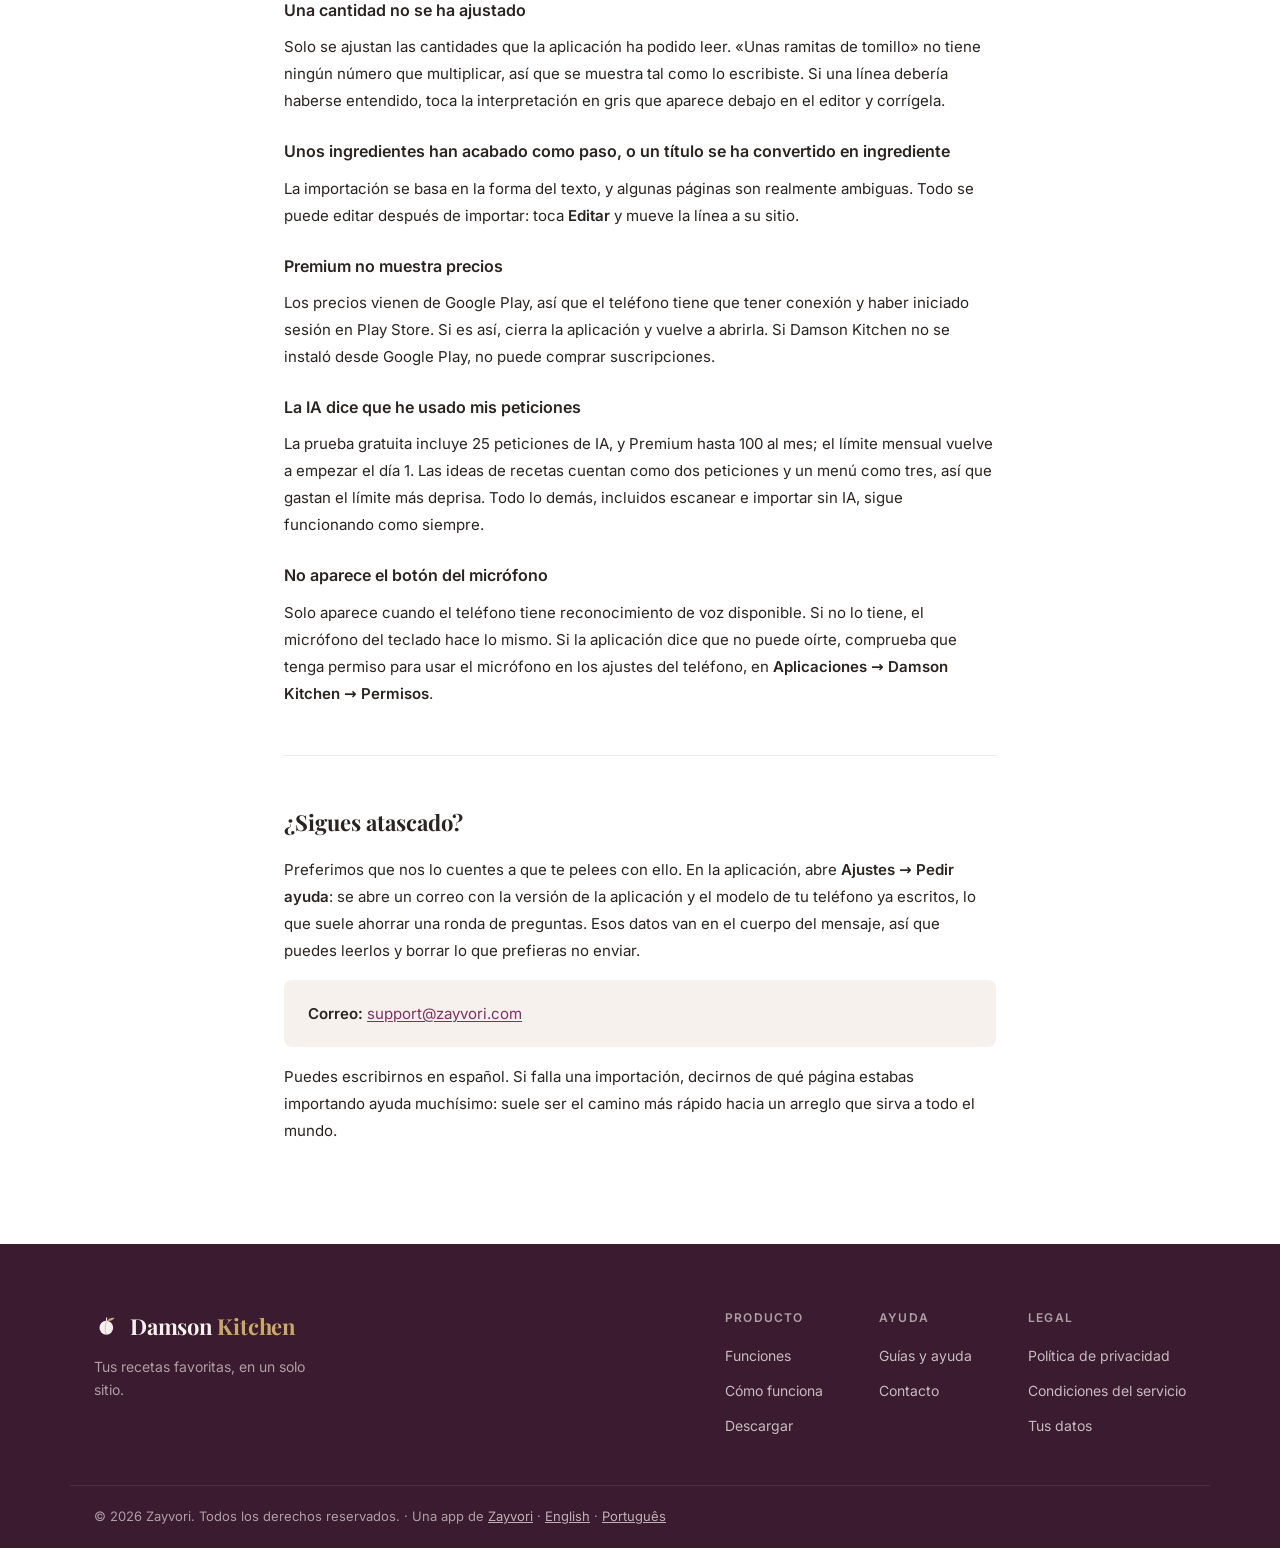
<file: es/help.html>
<!DOCTYPE html>
<html lang="es">
<head>
  <meta charset="UTF-8" />
  <meta name="viewport" content="width=device-width, initial-scale=1.0" />
  <meta name="description" content="Cómo usar Damson Kitchen: importar recetas, escribir las tuyas, ajustar raciones, el modo cocina, el menú semanal, la lista de la compra y cómo llevar tus recetas a un teléfono nuevo." />
  <link rel="canonical" href="https://damsonkitchen.com/es/help.html" />
  <link rel="alternate" hreflang="en" href="https://damsonkitchen.com/help.html" />
  <link rel="alternate" hreflang="es" href="https://damsonkitchen.com/es/help.html" />
  <link rel="alternate" hreflang="x-default" href="https://damsonkitchen.com/help.html" />
  <title>Guías y ayuda · Damson Kitchen</title>
  <link rel="icon" type="image/svg+xml" href="../assets/favicon.svg" />
  <link rel="apple-touch-icon" href="../assets/favicon.svg" />
  <link rel="stylesheet" href="../styles.css" />
</head>
<body>

  <!-- NAV -->
  <header class="nav">
    <div class="nav__inner container">
      <a href="/es/" class="nav__logo">
        <svg class="brandmark" viewBox="0 0 32 32" xmlns="http://www.w3.org/2000/svg" aria-hidden="true" focusable="false"><g transform="translate(16,16) scale(0.28) translate(-53,-51)"><path d="M50 30C50.5 24 51 20 52 15" stroke="#833060" stroke-width="4.5" stroke-linecap="round" fill="none"/><ellipse cx="50" cy="59" rx="30" ry="31" fill="#833060"/><path d="M50 31C43.5 45 43.5 73 49 86" stroke="#5E2145" stroke-width="3.5" stroke-linecap="round" fill="none" opacity=".55"/><path d="M53 28C62 16 78 12 86 17 79 26 64 31 53 28Z" fill="#86682F"/></g></svg><span class="nav__logo-text">Damson <em>Kitchen</em></span>
      </a>
      <nav class="nav__links">
        <a href="/es/#features">Funciones</a>
        <a href="/es/#how-it-works">Cómo funciona</a>
        <a href="https://play.google.com/store/apps/details?id=com.damsonkitchen.app&amp;hl=es" class="btn btn--primary btn--sm" target="_blank" rel="noopener">Descargar</a>
      </nav>
      <details class="nav__lang">
        <summary aria-label="Language / Idioma" title="Language / Idioma"><svg viewBox="0 0 24 24" fill="none" stroke="currentColor" stroke-width="2" stroke-linecap="round" stroke-linejoin="round" aria-hidden="true" focusable="false"><circle cx="12" cy="12" r="9"/><path d="M3 12h18M12 3a14 14 0 0 1 0 18M12 3a14 14 0 0 0 0 18"/></svg><span>ES</span><svg class="nav__lang-caret" viewBox="0 0 24 24" fill="none" stroke="currentColor" stroke-width="2.5" stroke-linecap="round" stroke-linejoin="round" aria-hidden="true" focusable="false"><path d="M6 9l6 6 6-6"/></svg></summary>
        <ul class="nav__lang-menu">
          <li><a href="/help.html" lang="en" hreflang="en">English</a></li>
          <li><a href="/es/help.html" lang="es" hreflang="es" aria-current="true">Español</a></li>
          <li><a href="/pt/help.html" lang="pt" hreflang="pt">Português</a></li>
        </ul>
      </details>
      <button class="nav__hamburger" aria-label="Abrir menú">
        <span></span><span></span><span></span>
      </button>
    </div>
  </header>

  <!-- HERO -->
  <section class="legal-hero">
    <div class="container legal-hero__inner">
      <span class="section-eyebrow">Guías</span>
      <h1>Guías y ayuda</h1>
      <p class="legal-hero__meta">Todo lo que puedes hacer con Damson Kitchen, explicado sin complicaciones.</p>
    </div>
  </section>

  <!-- CONTENT -->
  <main class="legal-content">
    <div class="container legal-container">

      <div class="legal-notice">
        <strong>Antes de nada:</strong> no hay cuenta ni inicio de sesión. Abre la aplicación y ponte a cocinar. Cada receta, foto y nota vive en tu teléfono y en ningún otro sitio. Por eso la aplicación funciona sin cobertura, y por eso nada de lo que guardas lo ve nadie más que tú.
      </div>

      <!-- INDEX. The anchors are shared with the English page and must not be
           translated: the app deep-links to them. -->
      <nav class="guide-index" aria-label="Guías">
        <a class="guide-card" href="#adding">
          <span class="guide-card__title">Añadir recetas</span>
          <span class="guide-card__desc">Importa desde un enlace, escanea una página, escríbela o créala tú</span>
        </a>
        <a class="guide-card" href="#cooking">
          <span class="guide-card__title">Cocinar</span>
          <span class="guide-card__desc">Ajusta las raciones y sigue la receta en el modo cocina</span>
        </a>
        <a class="guide-card" href="#planning">
          <span class="guide-card__title">Planificar la semana</span>
          <span class="guide-card__desc">Organiza las comidas y crea con ellas la lista de la compra</span>
        </a>
        <a class="guide-card" href="#ai">
          <span class="guide-card__title">Cocinar con IA</span>
          <span class="guide-card__desc">Cambia una receta, busca ideas, planifica un menú, o simplemente dilo</span>
        </a>
        <a class="guide-card" href="#organizing">
          <span class="guide-card__title">Organizar</span>
          <span class="guide-card__desc">Colecciones, favoritas, tipos de comida y notas</span>
        </a>
        <a class="guide-card" href="#sharing">
          <span class="guide-card__title">Compartir una receta</span>
          <span class="guide-card__desc">Pásala a alguien sin subir nada</span>
        </a>
        <a class="guide-card" href="#backup">
          <span class="guide-card__title">Copias y teléfono nuevo</span>
          <span class="guide-card__desc">Exporta tu biblioteca y llévatela</span>
        </a>
        <a class="guide-card" href="#settings">
          <span class="guide-card__title">Ajustes</span>
          <span class="guide-card__desc">Claro u oscuro, idioma y el primer día de la semana</span>
        </a>
        <a class="guide-card" href="#trouble">
          <span class="guide-card__title">Solución de problemas</span>
          <span class="guide-card__desc">Cuando una importación no funciona, y otros tropiezos</span>
        </a>
      </nav>

      <!-- ADDING -->
      <section class="legal-section" id="adding">
        <h2>Añadir recetas</h2>

        <figure class="guide-figure guide-figure--right">
          <img class="shot" src="../assets/shots-es/recipes.png" alt="La lista Mis recetas de Damson Kitchen" loading="lazy" />
        </figure>

        <h3>Añadir una receta</h3>
        <p>Toca <strong>Añadir receta</strong> en Recetas y elige cómo: <strong>Foto o captura de pantalla</strong>, <strong>Pegar texto o un enlace</strong> o <strong>Escribirla desde cero</strong>. Llegue como llegue, la receta se abre en el editor para que la revises antes de guardarla.</p>
        <p>Dos cosas que conviene saber:</p>
        <ul class="legal-steps">
          <li><strong>Échale siempre un vistazo antes de guardar.</strong> Las recetas llegan de mil formas, y la aplicación es prudente a propósito: prefiere dejar algo como ingrediente antes que equivocarse y hacerlo desaparecer sin avisar.</li>
          <li><strong>Las recetas importadas nunca traen foto.</strong> Es a propósito: la foto de la web de otra persona pertenece a quien la hizo. A cambio tienes un enlace a la receta original, y puedes añadir tu propia foto cuando quieras.</li>
        </ul>

        <h3>Compartirla desde otra app</h3>
        <p>Lo más rápido es enviar la receta a Damson Kitchen desde donde la hayas encontrado. En el navegador, en Instagram, en tus fotos o en tu aplicación de notas, toca <strong>Compartir</strong> y elige <strong>Damson Kitchen</strong>: vale una página, una publicación o una captura de pantalla. Una página de receta que la aplicación sabe leer se abre directamente en el editor.</p>
        <p>Si la aplicación no encuentra la receta en una página, o solo una parte, Damson Kitchen Premium la lee por ti con IA. Sin Premium, recibes lo que la aplicación haya encontrado, para que la termines tú.</p>
        <p><strong>TikTok</strong> solo comparte el enlace del vídeo, no la descripción con la receta. Haz una captura de la descripción y comparte la captura.</p>

        <h3>Desde una foto o una captura</h3>
        <p><strong>Leer fotos es gratis.</strong> Con Damson Kitchen Premium, que tiene 7 días de prueba gratuita, la IA saca después la receta de lo que se ha leído.</p>
        <p>Muchas de las recetas que más merece la pena guardar no tienen ningún enlace: la página de un libro de cocina que tienes, una ficha escrita a mano, una captura que te ha mandado una amiga. Haz una foto o elige imágenes que ya tengas. Si la receta ocupa más de una página, elígelas todas a la vez, en orden, y se leen como una sola receta.</p>
        <p>El texto se lee <strong>en tu teléfono</strong>, y ninguna foto de tu receta sale nunca de él. Con Premium, solo las palabras pasan a la IA, que las convierte en una receta y la abre en el editor. Sin él, el texto te espera en el cuadro para que lo revises; después toca <strong>Importar</strong>.</p>
        <ul class="legal-steps">
          <li><strong>Las páginas impresas y las capturas se leen bien; la letra ligada, a menudo no.</strong> Si una receta sale sin sentido, suele ser por eso. Escribirla es más rápido que pelearse con ella.</li>
          <li><strong>Revisa las cantidades antes de guardar.</strong> Esto es lo más importante. Una foto se puede leer mal de una forma que parece perfectamente razonable, no claramente errónea, y una cantidad equivocada se ajustaría mal cada vez que cocinases la receta.</li>
        </ul>

        <h3>Pegarla o escribirla <span id="tidy"></span></h3>
        <p><strong>Pegar texto o un enlace</strong> abre un cuadro para una receta que hayas copiado, una descripción, un enlace o una receta escrita desde cero: escríbela como lo harías en papel (el título, luego los ingredientes y después la preparación). Después toca <strong>Importar</strong>.</p>
        <ul class="legal-steps">
          <li><strong>Con Premium, Importar usa la IA</strong> para ordenar en ingredientes y preparación lo que haya en el cuadro: una descripción llena de hashtags, unas notas escritas deprisa o el enlace a una página que esconde su receta. Solo se envían las palabras, a Claude, una IA de Anthropic —nunca una foto ni tus otras recetas— y no se guarda nada después de la respuesta. La primera vez, la aplicación te lo explica y te pregunta antes de enviar nada. Más en la <a href="privacy.html#ai-import">política de privacidad</a>.</li>
          <li><strong>Ordena; no escribe.</strong> No traduce la receta, no convierte ni ajusta cantidades y no añade nada que no estuviera en el texto. Una receta en inglés sigue en inglés.</li>
          <li><strong>Importar sin IA</strong>, bajo el botón, importa el cuadro como siempre lo ha hecho la aplicación; y sin Premium, eso es lo que hace Importar.</li>
          <li><strong>Atrás</strong>, desde el editor, te devuelve al cuadro tal como lo dejaste.</li>
        </ul>
        <p>En el cuadro hay dos cosas que ayudan cuando ordenas una receta tú misma:</p>
        <ul class="legal-steps">
          <li><strong>Comprobar ingredientes y preparación</strong> añade los títulos <strong>INGREDIENTES</strong> y <strong>PREPARACIÓN</strong> donde cree que se divide la receta (o INGREDIENTS y METHOD si la receta está en inglés, e INGREDIENTES y MODO DE PREPARO si está en portugués). No son decoración: esas palabras son exactamente lo que lee la aplicación al importar, así que, si un título está en el sitio equivocado, al moverlo se mueve la división. Vuelve a pulsar el botón después de un cambio y los títulos se moverán para ajustarse.</li>
          <li><strong>Las flechas arriba y abajo</strong> mueven la línea en la que está el cursor, lo que te ahorra seleccionar, cortar y pegar para desplazar una línea: útil para un título que ha quedado una línea demasiado arriba o un ingrediente que ha acabado entre los pasos.</li>
        </ul>

        <h3>Crear la tuya</h3>
        <p>Toca <strong>Añadir receta</strong>, después <strong>Escribirla desde cero</strong>, y rellena tanto o tan poco como quieras: solo el título es obligatorio.</p>
        <ul class="legal-steps">
          <li><strong>Los ingredientes se escriben como los dirías</strong>: «200 g de harina», «2 huevos grandes», «unas ramitas de tomillo». Por debajo, la aplicación entiende la cantidad para poder ajustar la receta más adelante, y te muestra lo que ha entendido en letra gris bajo la línea; tócala para corregirla si se ha equivocado.</li>
          <li><strong>Las cantidades imprecisas no son problema.</strong> «Un buen puñado de perejil» se queda tal como lo escribiste. No se inventa nada, y esa línea simplemente no se ajusta.</li>
          <li><strong>Los pasos</strong> se reordenan arrastrando el círculo con el número.</li>
          <li><strong>Fotos:</strong> toca <strong>+</strong> para fotografiar el plato terminado o elegir una foto de tu galería. La primera foto es la portada; toca cualquier otra para ponerla de portada.</li>
        </ul>

        <h3>Secciones de ingredientes</h3>
        <p>Las recetas con partes (una masa y un relleno, un bizcocho y su cobertura) pueden agrupar los ingredientes bajo títulos. Al importar, la aplicación detecta títulos como «Para el relleno» y los prepara por ti. Para añadir uno tú, usa la acción <strong>Sección</strong> sobre la lista de ingredientes.</p>
        <p>Eliminar una sección nunca borra ingredientes sin preguntar. Si tiene algo dentro, se te ofrecerá pasar esos ingredientes a la sección de al lado. En la última sección que queda, el control se convierte en <strong>Quitar título</strong>, que devuelve la lista a una lista normal sin perder nada.</p>
      </section>

      <!-- COOKING -->
      <section class="legal-section" id="cooking">
        <h2>Cocinar</h2>

        <figure class="guide-figure guide-figure--right">
          <img class="shot" src="../assets/shots-es/cookmode.png" alt="El modo cocina, con un paso cada vez en letra grande" loading="lazy" />
        </figure>

        <h3>Cambiar el número de raciones</h3>
        <p>Si una receta indica para cuántas personas es, encima de los ingredientes aparece un selector. Cambia el número y todas las cantidades se ajustan, en fracciones de cocina: verás <strong>¾ cucharadita</strong> en lugar de 0,75. Toca el propio número para escribirlo en vez de pulsar <strong>+</strong> una y otra vez.</p>
        <p>Esto nunca cambia la receta. Es solo una vista, y las cantidades originales son siempre las que guardaste. Toca el aviso «Ajustada desde» para volver.</p>
        <p>Toca cualquier ingrediente para marcarlo a medida que lo vas reuniendo. Esas marcas se borran al salir de la receta.</p>

        <h3>Modo cocina</h3>
        <p>Toca <strong>Cocinar</strong> para ver un paso cada vez en letra grande, pensada para leerse a un brazo de distancia y con las manos llenas de harina. Desliza o usa los botones anchos para pasar de un paso a otro, y abre la hoja inferior cuando quieras para consultar los ingredientes sin perder el sitio.</p>
        <p><strong>La pantalla no se apaga mientras el modo cocina está abierto</strong>, y vuelve a la normalidad en cuanto sales.</p>
        <p>Si ajustaste las raciones antes de tocar Cocinar, el modo cocina también muestra las cantidades ajustadas.</p>
      </section>

      <!-- PLANNING -->
      <section class="legal-section" id="planning">
        <h2>Planificar la semana</h2>

        <figure class="guide-figure guide-figure--right">
          <img class="shot" src="../assets/shots-es/planner.png" alt="El menú semanal" loading="lazy" />
        </figure>

        <h3>El menú</h3>
        <p>La pestaña <strong>Menú</strong> muestra una semana cada vez, con desayuno, comida, cena y tentempié en cada día. Elige un día, una receta y la comida a la que corresponde.</p>
        <ul class="legal-steps">
          <li><strong>Las ocasiones</strong> son texto libre: «Comida del domingo», «Cumpleaños de mamá». Las etiquetas que ya has usado aparecen como sugerencias.</li>
          <li><strong>El número de comensales va con la comida, no con la receta.</strong> El mismo plato puede ser para cuatro el martes y para doce en una fiesta. Déjalo vacío para usar lo que diga la receta.</li>
          <li>Al abrir una comida del menú, ya aparece ajustada a ese número de comensales.</li>
        </ul>
        <p>Puedes poner la misma receta dos veces en un día, o dos recetas en la misma comida: ninguna de las dos cosas se considera un error.</p>

        <h3>La lista de la compra</h3>
        <figure class="guide-figure guide-figure--right">
          <img class="shot" src="../assets/shots-es/shopping.png" alt="La lista de la compra agrupada por secciones del súper" loading="lazy" />
        </figure>
        <p>La pestaña <strong>Compra</strong> se crea sola a partir de lo que has planificado, agrupada por secciones del súper para que no vayas de un pasillo a otro. Elige si quieres cubrir la próxima semana, las dos próximas o las cuatro próximas.</p>
        <ul class="legal-steps">
          <li><strong>Empieza desde hoy, no desde el lunes.</strong> Lo que ya te has comido no debería perseguirte por el súper.</li>
          <li><strong>Las cantidades se suman cuando se puede.</strong> 200 g de harina para una comida y 150 g para otra se convierten en 350 g.</li>
          <li><strong>Las unidades distintas van en líneas separadas.</strong> «200 g de harina» y «2 tazas de harina» no se juntan, porque convertir bien entre ellas es algo que la aplicación todavía no hace, y un total inventado es peor que dos líneas honestas.</li>
          <li>Funciona igual con recetas en español, inglés o portugués: «cebolla» va a Frutas y verduras, y «onion» y «cebola» también.</li>
          <li>Las marcas se quedan mientras compras, aunque cierres la aplicación.</li>
        </ul>
      </section>

      <!-- AI -->
      <section class="legal-section" id="ai">
        <h2>Cocinar con IA</h2>
        <p>Toca <strong>IA</strong> en la parte superior de Recetas para ver todo lo que la IA puede hacer en Damson Kitchen. Forma parte de Damson Kitchen Premium, con 7 días de prueba gratuita; no se cobra nada a menos que elijas un plan en Google Play.</p>

        <h3>Cambiar una receta</h3>
        <p>Abre cualquier receta y toca <strong>IA</strong> arriba: hazla vegetariana, sin gluten, más picante o más rápida, o pide que dé para más gente. Toca una sugerencia o escribe la tuya. Recibes una <strong>copia nueva</strong> para revisar y guardar; la original se queda exactamente como está.</p>

        <h3>¿Qué puedo hacer?</h3>
        <p>Di lo que tienes —«muslos de pollo, un limón, media bolsa de espinacas»— y cualquier otra cosa que importe: el tiempo que tienes, quién va a comer, una alergia. Recibes hasta tres recetas; abre en el editor la que te guste y guárdala.</p>

        <h3>Planificar un menú</h3>
        <p>Describe la ocasión —«una cena de cumpleaños para 10, un invitado vegetariano»— y recibe un menú a juego, con cada plato para el número de personas que has dicho. <strong>Añadirlo al Menú</strong> guarda las recetas y las pone en el día y la comida que elijas, así que todo el menú pasa a tu lista de la compra. El botón <strong>IA</strong> de la pestaña Menú lleva directamente aquí.</p>

        <h3>Hablar en lugar de escribir</h3>
        <p>Toca el <strong>micrófono</strong> bajo el cuadro y di lo que quieres; tócalo otra vez cuando termines. Tus palabras aparecen en el cuadro para que las revises antes de enviar nada. Usa el reconocimiento de voz del propio teléfono, el mismo que el micrófono del teclado, así que Damson Kitchen nunca recibe la grabación. Más en la <a href="privacy.html#microphone">política de privacidad</a>.</p>

        <h3>Revisa lo que recibes</h3>
        <ul class="legal-steps">
          <li><strong>No se guarda nada hasta que lo guardas.</strong> Cada receta se abre primero en el editor, y un menú solo se guarda cuando lo añades al Menú.</li>
          <li><strong>La IA es una ayuda, no un consejero.</strong> Respeta cualquier alergia o dieta que indiques, pero puede equivocarse y nunca sabe qué llevan los productos que compras. Revisa cada receta, lee las etiquetas y asegúrate de que la comida esté bien hecha.</li>
          <li><strong>Límite.</strong> La prueba gratuita incluye 25 peticiones de IA, y Premium hasta 100 al mes. Importar o cambiar una receta cuenta como una, las ideas como dos y un menú como tres; escanear no cuenta nunca. <strong>Ajustes &rarr; Premium</strong> muestra cuántas has usado.</li>
        </ul>
      </section>

      <!-- ORGANIZING -->
      <section class="legal-section" id="organizing">
        <h2>Organizar</h2>

        <figure class="guide-figure guide-figure--right">
          <img class="shot" src="../assets/shots-es/collections.png" alt="Colecciones de recetas" loading="lazy" />
        </figure>

        <h3>Colecciones</h3>
        <p>Las colecciones son grupos con nombre: «Cenas entre semana», «Navidad», «Lo que los niños sí se comen». Una receta puede estar en todas las que quieras. Añádela desde la propia página de la receta con el botón de la carpeta, o crea colecciones desde la pestaña <strong>Colecciones</strong>.</p>
        <p>Eliminar una colección nunca elimina las recetas que contiene.</p>

        <h3>Favoritas</h3>
        <p>Toca el corazón de cualquier receta. En cuanto marques alguna, aparecerá un filtro de <strong>Favoritas</strong> en Recetas y un grupo de Favoritas al principio de Colecciones. No se puede renombrar ni eliminar: quita el corazón de una receta para sacarla.</p>

        <h3>Tipos de comida y búsqueda</h3>
        <p>Dale a una receta un tipo (desayuno, cena, postre, repostería, etc.) y tendrá su icono y su filtro. Solo aparecen los tipos que has usado, para que la fila sea corta.</p>
        <p><strong>La búsqueda mira los ingredientes además de los títulos</strong>, así que al buscar «chorizo» encuentras las recetas que lo llevan aunque no esté en el nombre. La búsqueda y los filtros por tipo funcionan juntos.</p>

        <h3>Notas</h3>
        <p>Cada receta tiene un campo de notas para lo que, si no, apuntarías en el margen: «necesitó 10 minutos más», «con la mitad de azúcar». Las notas son solo tuyas y nunca viajan con una receta compartida.</p>
      </section>

      <!-- SHARING -->
      <section class="legal-section" id="sharing">
        <h2>Compartir una receta</h2>
        <p>Abre una receta y toca el icono de compartir en la barra superior para enviarla con el menú de compartir habitual de tu teléfono: un mensaje, un correo, lo que uses normalmente. <strong>No se sube nada ni se crea ningún archivo.</strong> El mensaje se escribe en tu teléfono y se pasa directamente a la aplicación que elijas.</p>
        <p>Lo que se envía depende de dónde venga la receta:</p>
        <div class="legal-table">
          <table>
            <thead>
              <tr><th>Receta</th><th>Qué se envía</th></tr>
            </thead>
            <tbody>
              <tr><td>Una que escribiste tú</td><td>La receta completa, como texto</td></tr>
              <tr><td>Una que importaste</td><td>El título y un enlace a la original</td></tr>
            </tbody>
          </table>
        </div>
        <p>La segunda fila es a propósito. Si la receta la escribió otra persona, lo justo es enlazar a su página en lugar de copiar sus palabras en un mensaje, para que el mérito siga siendo suyo.</p>
        <p>Se envía como texto normal, así que quien la reciba puede leerla sin más, tenga o no la aplicación. Si tiene Damson Kitchen, el mensaje está preparado para importarse sin problemas. El mensaje va en el idioma de la receta: una receta en español se envía con INGREDIENTES y PREPARACIÓN aunque tu teléfono esté en inglés.</p>
      </section>

      <!-- BACKUP -->
      <section class="legal-section" id="backup">
        <h2>Copias de seguridad y cambio de teléfono</h2>
        <p>Como tus recetas viven en tu teléfono y no en nuestros servidores, merece la pena dedicar un minuto a hacer una copia de seguridad. Y es la misma función que te permite llevarlo todo a un teléfono nuevo.</p>

        <h3>Exportar</h3>
        <p>Ve a <strong>Ajustes &rarr; Datos y copia de seguridad &rarr; Exportar mis datos</strong>. La aplicación reúne todas las recetas, colecciones, notas, comidas del menú y fotos en un único archivo y lo pasa al menú de compartir. Guárdalo en un sitio tuyo: tu almacenamiento en la nube, un correo a ti mismo u otro de tus dispositivos.</p>
        <p><strong>Nosotros nunca recibimos ese archivo.</strong> Se crea en tu teléfono y solo va adonde tú lo envíes.</p>
        <p><strong>Guárdalo fuera del teléfono</strong>: en una nube o en un correo a ti mismo. Una copia guardada solo en el propio dispositivo no sobrevive a un restablecimiento de fábrica ni a la pérdida del teléfono, que son justo las dos cosas de las que te protege.</p>
        <p>En Ajustes aparece la fecha de tu última copia, y cuando ya tengas unas cuantas recetas la aplicación te avisará discretamente si hace tiempo de la última y has cambiado cosas desde entonces. La señal es un pequeño punto en el icono de ajustes; los detalles están en Ajustes.</p>

        <h3>Importar</h3>
        <p>En el teléfono nuevo, instala la aplicación, elige <strong>Ajustes &rarr; Datos y copia de seguridad &rarr; Importar datos</strong> y selecciona el archivo. Se te preguntará qué hacer con él:</p>
        <ul class="legal-steps">
          <li><strong>Añadir a la biblioteca</strong> añade todo lo del archivo junto a lo que ya haya. Es la opción segura y la que se ofrece primero.</li>
          <li><strong>Sustituirlo todo</strong> borra antes las recetas de este teléfono. Úsala al preparar un teléfono nuevo cuando quieras una copia exacta.</li>
        </ul>
        <p>Una copia hecha con una versión anterior de la aplicación siempre se podrá importar.</p>
        <p>La apariencia, el idioma y el primer día de la semana no van en el archivo: una copia lleva tus recetas, no los ajustes del teléfono del que viene.</p>
      </section>

      <!-- SETTINGS -->
      <section class="legal-section" id="settings">
        <h2>Ajustes</h2>
        <ul class="legal-steps">
          <li><strong>Apariencia</strong>: Claro, Oscuro o Sistema. Sistema sigue lo que haga tu teléfono, incluida su programación.</li>
          <li><strong>Idioma</strong>: Sistema, English, Español o Português. Sistema sigue el idioma de tu teléfono. Solo cambia las palabras de la aplicación: tus recetas se quedan en el idioma en que se escribieron, y la aplicación lee recetas en español, inglés y portugués sea cual sea el idioma elegido.</li>
          <li><strong>La semana empieza el</strong>: lunes o domingo, como tú la cuentes. El menú reorganiza la semana que estás viendo en lugar de llevarte a otra.</li>
          <li><strong>Premium</strong>: si Damson Kitchen Premium está activo, cuántas peticiones de IA has usado y un acceso para gestionar o cancelar la suscripción en Google Play.</li>
        </ul>
      </section>

      <!-- TROUBLESHOOTING -->
      <section class="legal-section" id="trouble">
        <h2>Solución de problemas</h2>

        <h3>Una importación ha llegado casi vacía</h3>
        <p>Algunas páginas no publican su receta de una forma que una aplicación pueda leer, y unas pocas bloquean por completo a los lectores automáticos. Con Premium, la IA lee la página por ti cuando pasa. Si no, copia tú el texto de la receta: selecciónalo, cópialo, toca <strong>Añadir receta</strong> en Recetas y <strong>Pegar texto o un enlace</strong>, y pégalo. Así funciona con cualquier cosa que puedas seleccionar.</p>

        <h3>Al compartir desde TikTok solo llega el enlace del vídeo</h3>
        <p>TikTok comparte el enlace sin la descripción, y la receta está en la descripción. Haz una captura de la descripción y compártela con Damson Kitchen, o copia la descripción y pégala (<strong>Añadir receta</strong> &rarr; <strong>Pegar texto o un enlace</strong>). La aplicación te avisará cuando lo detecte y te indicará lo mismo.</p>

        <h3>Instagram no ha devuelto nada</h3>
        <p>A veces Instagram muestra una página de inicio de sesión en lugar de la publicación. Esperar un momento y volver a intentarlo suele funcionar; si no, copia la descripción y pégala.</p>

        <h3>Mis recetas no están en español, inglés ni portugués</h3>
        <p>Damson Kitchen lee recetas en español, inglés y portugués. El idioma importa porque la aplicación no solo muestra una receta, la <strong>lee</strong>: entiende que una línea es un ingrediente, que «1&frac12; cucharada» es una cantidad y una unidad, y dónde empieza la preparación. Todo eso va idioma a idioma, así que añadir otro idioma significa enseñarle a leerlo, no solo traducir los botones.</p>
        <p>Puedes escribir recetas en cualquier otro idioma: escríbelas o pégalas y se guardan tal como las escribiste. Lo que todavía no funcionará es la parte automática: las cantidades no se ajustarán y la lista de la compra no podrá sumarlas.</p>

        <h3>Un escaneo ha salido sin sentido</h3>
        <p>La letra a mano suele ser la respuesta, sobre todo la ligada. El texto se lee en tu teléfono en lugar de enviarse a un servicio, lo que mantiene tus recetas en privado pero significa que lo que mejor lee es la letra impresa y clara. Ayuda una foto más plana y con más luz, con la página ocupando todo el encuadre; si no, escribirla en el mismo recuadro es más rápido que corregirla línea a línea. Si el escaneo está casi bien pero revuelto —líneas desordenadas, una cantidad como «l50g»—, la IA suele arreglarlo antes de que llegue al editor.</p>

        <h3>Una receta escaneada tiene ingredientes entre los pasos</h3>
        <p>Usa <strong>Comprobar ingredientes y preparación</strong> en el recuadro de importación: marca dónde cree la aplicación que se divide la receta, para que lo veas antes de importar. Si un título está en el sitio equivocado, pon el cursor en esa línea y usa las flechas para moverla: la importación sigue a los títulos. Lo que siga fuera de sitio se puede mover después en el editor, donde cada ingrediente tiene un botón para moverlo y los pasos tienen el contrario.</p>

        <h3>Ha desaparecido la foto de una receta</h3>
        <p>Las fotos son archivos de tu teléfono, así que una aplicación de limpieza o un borrado manual pueden eliminarlas. La receta no se ve afectada: muestra en su lugar el icono de su tipo de comida o su inicial, y puedes añadir una foto nueva cuando quieras. Es un buen motivo para exportar de vez en cuando.</p>

        <h3>Una cantidad no se ha ajustado</h3>
        <p>Solo se ajustan las cantidades que la aplicación ha podido leer. «Unas ramitas de tomillo» no tiene ningún número que multiplicar, así que se muestra tal como lo escribiste. Si una línea debería haberse entendido, toca la interpretación en gris que aparece debajo en el editor y corrígela.</p>

        <h3>Unos ingredientes han acabado como paso, o un título se ha convertido en ingrediente</h3>
        <p>La importación se basa en la forma del texto, y algunas páginas son realmente ambiguas. Todo se puede editar después de importar: toca <strong>Editar</strong> y mueve la línea a su sitio.</p>
        <h3>Premium no muestra precios</h3>
        <p>Los precios vienen de Google Play, así que el teléfono tiene que tener conexión y haber iniciado sesión en Play Store. Si es así, cierra la aplicación y vuelve a abrirla. Si Damson Kitchen no se instaló desde Google Play, no puede comprar suscripciones.</p>

        <h3>La IA dice que he usado mis peticiones</h3>
        <p>La prueba gratuita incluye 25 peticiones de IA, y Premium hasta 100 al mes; el límite mensual vuelve a empezar el día 1. Las ideas de recetas cuentan como dos peticiones y un menú como tres, así que gastan el límite más deprisa. Todo lo demás, incluidos escanear e importar sin IA, sigue funcionando como siempre.</p>

        <h3>No aparece el botón del micrófono</h3>
        <p>Solo aparece cuando el teléfono tiene reconocimiento de voz disponible. Si no lo tiene, el micrófono del teclado hace lo mismo. Si la aplicación dice que no puede oírte, comprueba que tenga permiso para usar el micrófono en los ajustes del teléfono, en <strong>Aplicaciones &rarr; Damson Kitchen &rarr; Permisos</strong>.</p>
      </section>

      <!-- CONTACT -->
      <section class="legal-section" id="contact">
        <h2>¿Sigues atascado?</h2>
        <p>Preferimos que nos lo cuentes a que te pelees con ello. En la aplicación, abre <strong>Ajustes &rarr; Pedir ayuda</strong>: se abre un correo con la versión de la aplicación y el modelo de tu teléfono ya escritos, lo que suele ahorrar una ronda de preguntas. Esos datos van en el cuerpo del mensaje, así que puedes leerlos y borrar lo que prefieras no enviar.</p>
        <div class="legal-contact">
          <p><strong>Correo:</strong> <a href="mailto:support@zayvori.com">support@zayvori.com</a></p>
        </div>
        <p>Puedes escribirnos en español. Si falla una importación, decirnos de qué página estabas importando ayuda muchísimo: suele ser el camino más rápido hacia un arreglo que sirva a todo el mundo.</p>
      </section>

    </div>
  </main>

  <!-- FOOTER -->
  <footer class="footer">
    <div class="container footer__inner">
      <div class="footer__brand">
        <a href="/es/" class="nav__logo">
          <svg class="brandmark" viewBox="0 0 32 32" xmlns="http://www.w3.org/2000/svg" aria-hidden="true" focusable="false"><g transform="translate(16,16) scale(0.28) translate(-53,-51)"><path d="M50 30C50.5 24 51 20 52 15" stroke="#F6F1ED" stroke-width="4.5" stroke-linecap="round" fill="none"/><ellipse cx="50" cy="59" rx="30" ry="31" fill="#F6F1ED"/><path d="M50 31C43.5 45 43.5 73 49 86" stroke="#833060" stroke-width="3.5" stroke-linecap="round" fill="none" opacity=".34"/><path d="M53 28C62 16 78 12 86 17 79 26 64 31 53 28Z" fill="#C9A868"/></g></svg>
          <span class="nav__logo-text">Damson <em>Kitchen</em></span>
        </a>
        <p>Tus recetas favoritas, en un solo sitio.</p>
      </div>
      <div class="footer__links">
        <div class="footer__col">
          <h4>Producto</h4>
          <a href="/es/#features">Funciones</a>
          <a href="/es/#how-it-works">Cómo funciona</a>
          <a href="/es/#download">Descargar</a>
        </div>
        <div class="footer__col">
          <h4>Ayuda</h4>
          <a href="help.html" aria-current="page">Guías y ayuda</a>
          <a href="mailto:support@zayvori.com">Contacto</a>
        </div>
        <div class="footer__col">
          <h4>Legal</h4>
          <a href="privacy.html">Política de privacidad</a>
          <a href="terms.html">Condiciones del servicio</a>
          <a href="delete-account.html">Tus datos</a>
        </div>
      </div>
    </div>
    <div class="footer__bottom container">
      <p>&copy; 2026 Zayvori. Todos los derechos reservados. · Una app de <a href="https://zayvori.com" target="_blank" rel="noopener">Zayvori</a> · <a href="/help.html" lang="en" hreflang="en">English</a> · <a href="/pt/help.html" lang="pt" hreflang="pt">Português</a></p>
    </div>
  </footer>

  <script src="../script.js"></script>
</body>
</html>
</file>
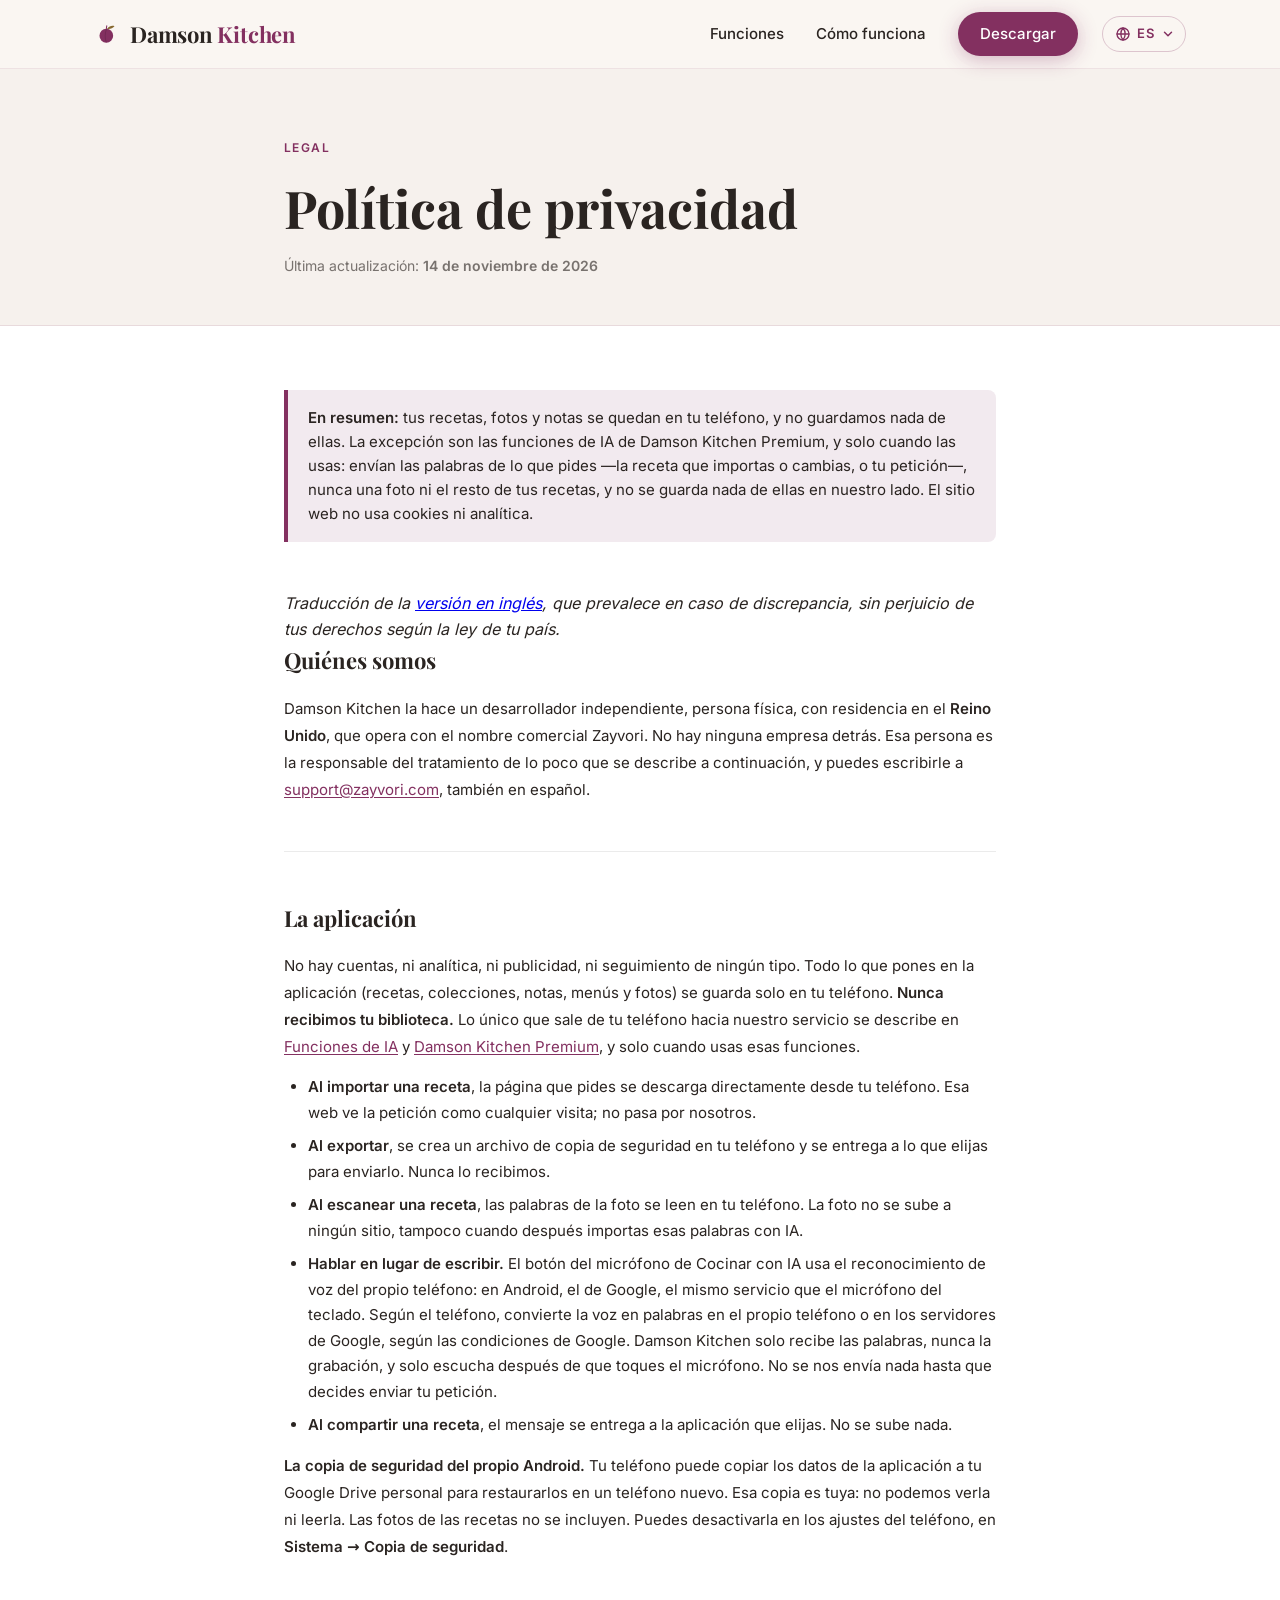
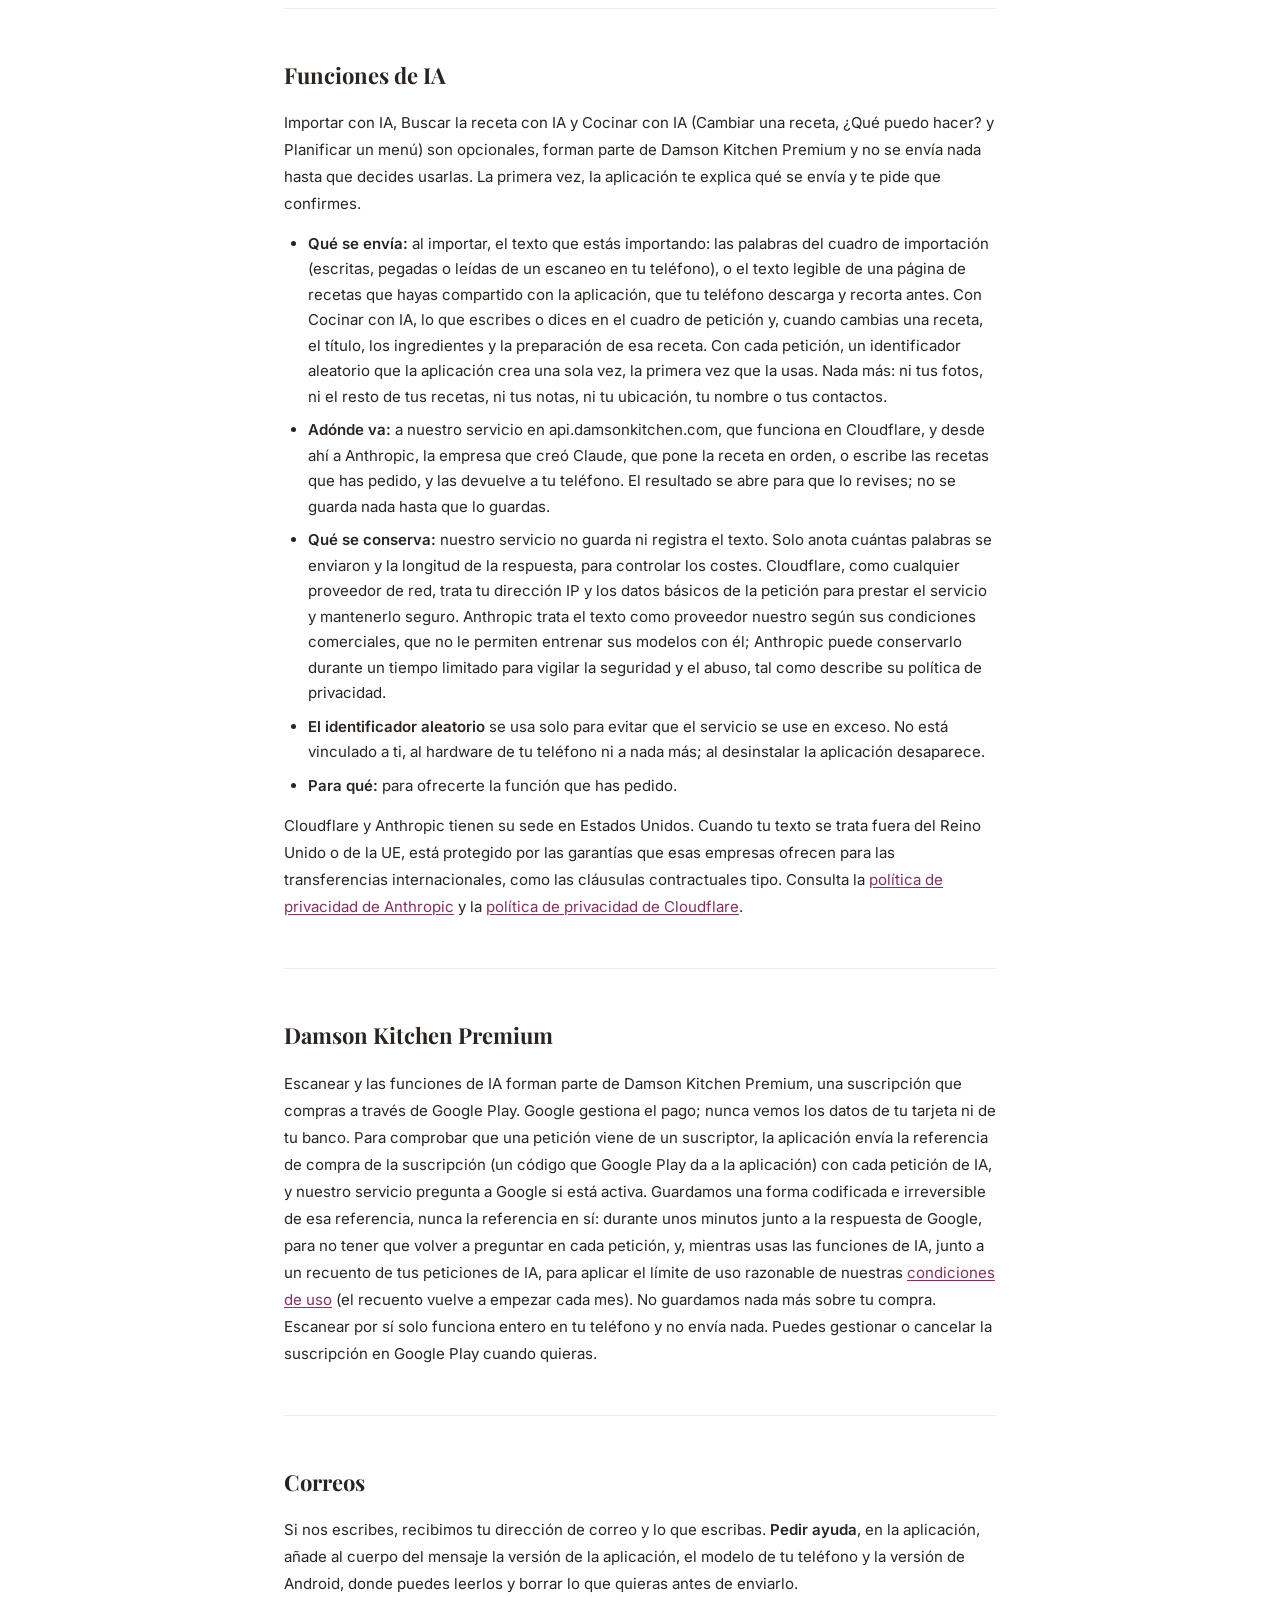
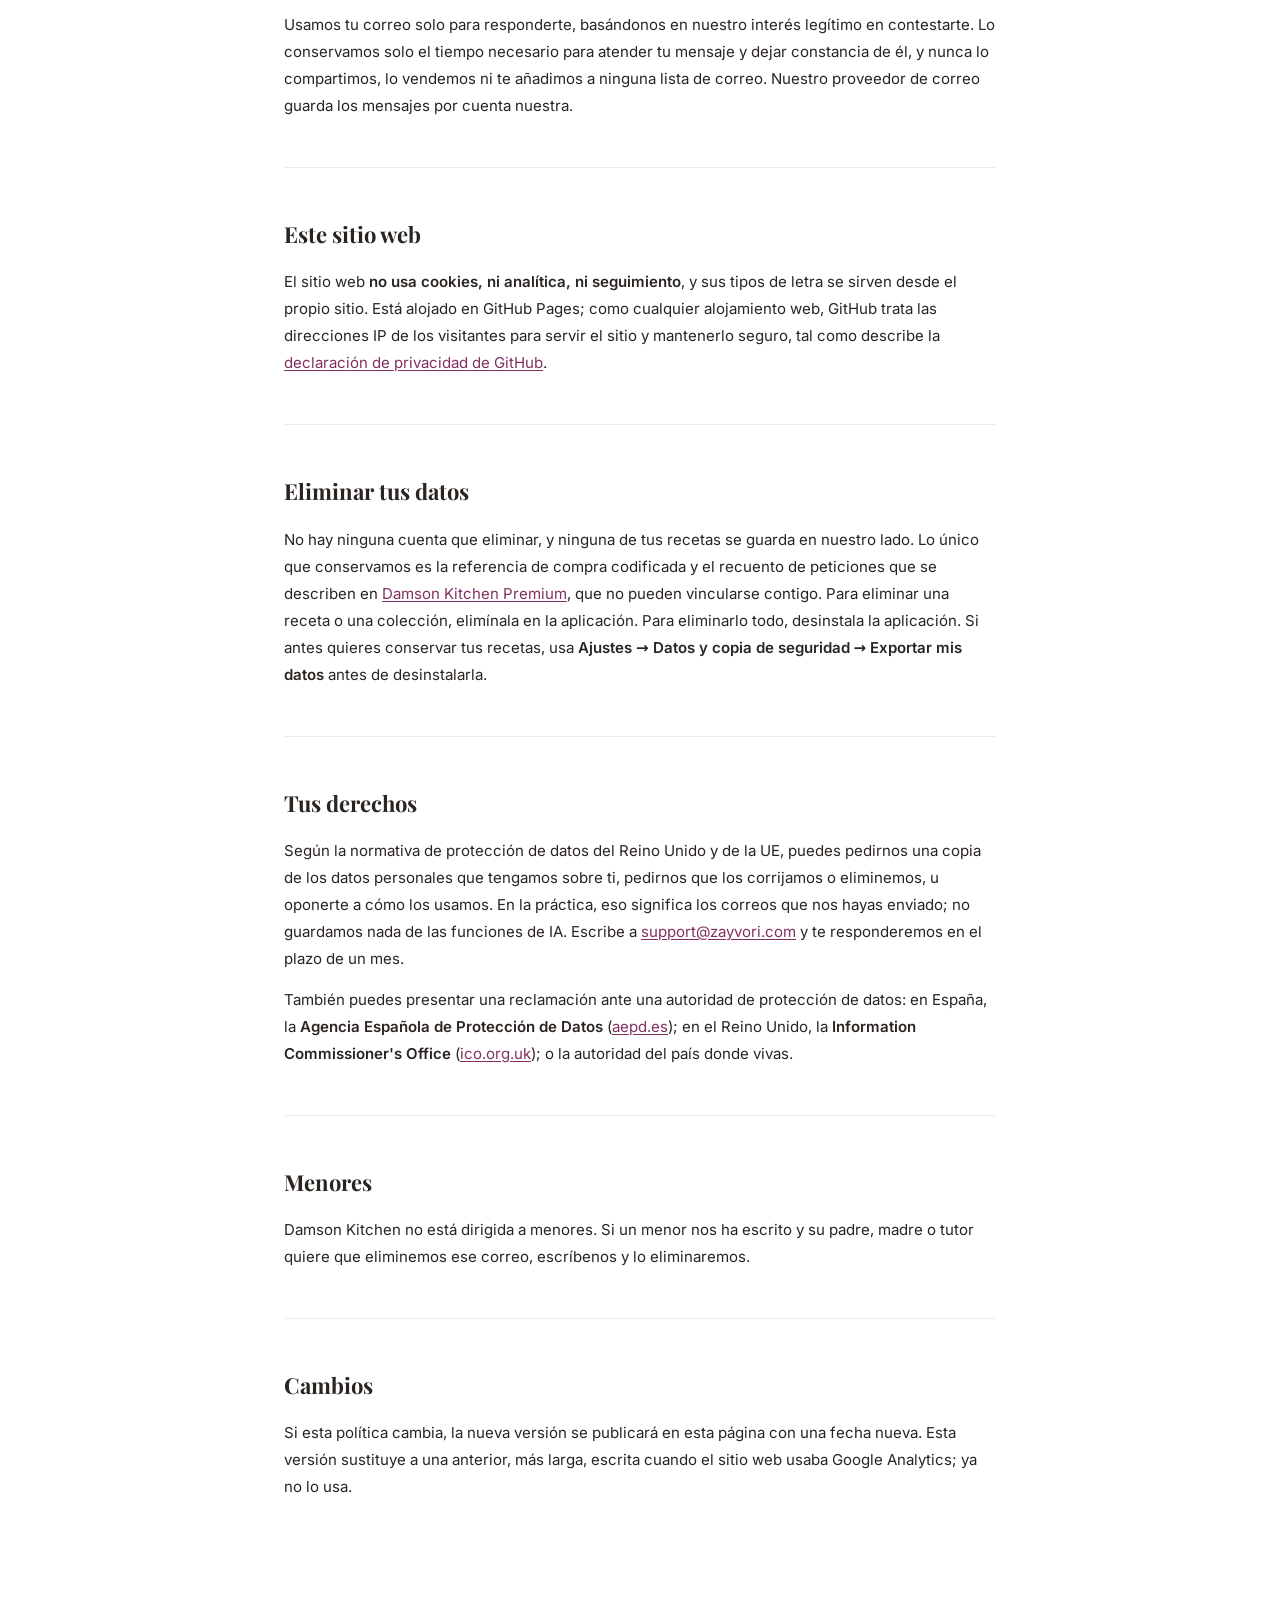
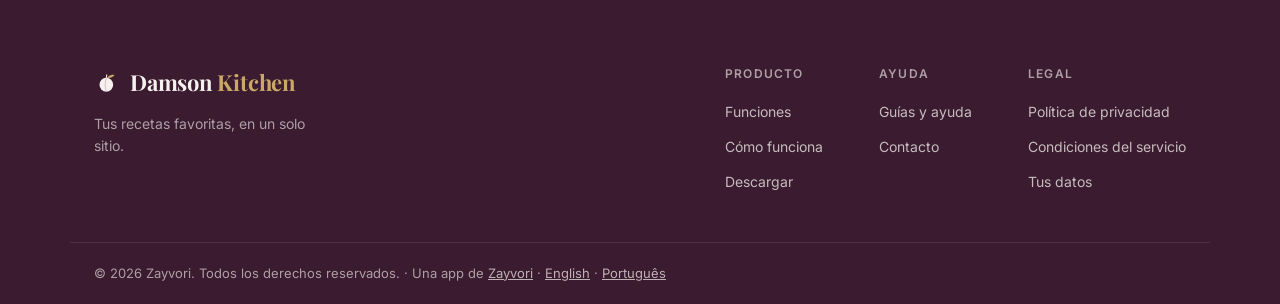
<file: es/privacy.html>
<!DOCTYPE html>
<html lang="es">
<head>
  <meta charset="UTF-8" />
  <meta name="viewport" content="width=device-width, initial-scale=1.0" />
  <meta name="description" content="Política de privacidad de Damson Kitchen: qué datos personales tratamos, cómo los usamos y cómo los protegemos." />
  <link rel="canonical" href="https://damsonkitchen.com/es/privacy.html" />
  <link rel="alternate" hreflang="en" href="https://damsonkitchen.com/privacy.html" />
  <link rel="alternate" hreflang="es" href="https://damsonkitchen.com/es/privacy.html" />
  <link rel="alternate" hreflang="x-default" href="https://damsonkitchen.com/privacy.html" />
  <title>Política de privacidad · Damson Kitchen</title>
  <link rel="icon" type="image/svg+xml" href="../assets/favicon.svg" />
  <link rel="apple-touch-icon" href="../assets/favicon.svg" />
  <link rel="stylesheet" href="../styles.css" />
</head>
<body>

  <!-- NAV -->
  <header class="nav">
    <div class="nav__inner container">
      <a href="/es/" class="nav__logo">
        <svg class="brandmark" viewBox="0 0 32 32" xmlns="http://www.w3.org/2000/svg" aria-hidden="true" focusable="false"><g transform="translate(16,16) scale(0.28) translate(-53,-51)"><path d="M50 30C50.5 24 51 20 52 15" stroke="#833060" stroke-width="4.5" stroke-linecap="round" fill="none"/><ellipse cx="50" cy="59" rx="30" ry="31" fill="#833060"/><path d="M50 31C43.5 45 43.5 73 49 86" stroke="#5E2145" stroke-width="3.5" stroke-linecap="round" fill="none" opacity=".55"/><path d="M53 28C62 16 78 12 86 17 79 26 64 31 53 28Z" fill="#86682F"/></g></svg><span class="nav__logo-text">Damson <em>Kitchen</em></span>
      </a>
      <nav class="nav__links">
        <a href="/es/#features">Funciones</a>
        <a href="/es/#how-it-works">Cómo funciona</a>
        <a href="https://play.google.com/store/apps/details?id=com.damsonkitchen.app&amp;hl=es" class="btn btn--primary btn--sm" target="_blank" rel="noopener">Descargar</a>
      </nav>
      <details class="nav__lang">
        <summary aria-label="Language / Idioma" title="Language / Idioma"><svg viewBox="0 0 24 24" fill="none" stroke="currentColor" stroke-width="2" stroke-linecap="round" stroke-linejoin="round" aria-hidden="true" focusable="false"><circle cx="12" cy="12" r="9"/><path d="M3 12h18M12 3a14 14 0 0 1 0 18M12 3a14 14 0 0 0 0 18"/></svg><span>ES</span><svg class="nav__lang-caret" viewBox="0 0 24 24" fill="none" stroke="currentColor" stroke-width="2.5" stroke-linecap="round" stroke-linejoin="round" aria-hidden="true" focusable="false"><path d="M6 9l6 6 6-6"/></svg></summary>
        <ul class="nav__lang-menu">
          <li><a href="/privacy.html" lang="en" hreflang="en">English</a></li>
          <li><a href="/es/privacy.html" lang="es" hreflang="es" aria-current="true">Español</a></li>
          <li><a href="/pt/privacy.html" lang="pt" hreflang="pt">Português</a></li>
        </ul>
      </details>
      <button class="nav__hamburger" aria-label="Abrir menú">
        <span></span><span></span><span></span>
      </button>
    </div>
  </header>

  <!-- LEGAL HERO -->
  <section class="legal-hero">
    <div class="container legal-hero__inner">
      <span class="section-eyebrow">Legal</span>
      <h1>Política de privacidad</h1>
      <p class="legal-hero__meta">Última actualización: <strong>14 de noviembre de 2026</strong></p>
    </div>
  </section>

  <!-- CONTENT -->
  <main class="legal-content">
    <div class="container legal-container">

      <div class="legal-notice">
        <strong>En resumen:</strong> tus recetas, fotos y notas se quedan en tu teléfono, y no guardamos nada de ellas. La excepción son las funciones de IA de Damson Kitchen Premium, y solo cuando las usas: envían las palabras de lo que pides —la receta que importas o cambias, o tu petición—, nunca una foto ni el resto de tus recetas, y no se guarda nada de ellas en nuestro lado. El sitio web no usa cookies ni analítica.
      </div>

      <p><em>Traducción de la <a href="/privacy.html" lang="en" hreflang="en">versión en inglés</a>, que prevalece en caso de discrepancia, sin perjuicio de tus derechos según la ley de tu país.</em></p>

      <section class="legal-section">
        <h2>Quiénes somos</h2>
        <p>Damson Kitchen la hace un desarrollador independiente, persona física, con residencia en el <strong>Reino Unido</strong>, que opera con el nombre comercial Zayvori. No hay ninguna empresa detrás. Esa persona es la responsable del tratamiento de lo poco que se describe a continuación, y puedes escribirle a <a href="mailto:support@zayvori.com">support@zayvori.com</a>, también en español.</p>
      </section>

      <section class="legal-section">
        <h2>La aplicación</h2>
        <p>No hay cuentas, ni analítica, ni publicidad, ni seguimiento de ningún tipo. Todo lo que pones en la aplicación (recetas, colecciones, notas, menús y fotos) se guarda solo en tu teléfono. <strong>Nunca recibimos tu biblioteca.</strong> Lo único que sale de tu teléfono hacia nuestro servicio se describe en <a href="#ai-import">Funciones de IA</a> y <a href="#premium">Damson Kitchen Premium</a>, y solo cuando usas esas funciones.</p>
        <ul>
          <li><strong>Al importar una receta</strong>, la página que pides se descarga directamente desde tu teléfono. Esa web ve la petición como cualquier visita; no pasa por nosotros.</li>
          <li><strong>Al exportar</strong>, se crea un archivo de copia de seguridad en tu teléfono y se entrega a lo que elijas para enviarlo. Nunca lo recibimos.</li>
          <li><strong>Al escanear una receta</strong>, las palabras de la foto se leen en tu teléfono. La foto no se sube a ningún sitio, tampoco cuando después importas esas palabras con IA.</li>
          <li id="microphone"><strong>Hablar en lugar de escribir.</strong> El botón del micrófono de Cocinar con IA usa el reconocimiento de voz del propio teléfono: en Android, el de Google, el mismo servicio que el micrófono del teclado. Según el teléfono, convierte la voz en palabras en el propio teléfono o en los servidores de Google, según las condiciones de Google. Damson Kitchen solo recibe las palabras, nunca la grabación, y solo escucha después de que toques el micrófono. No se nos envía nada hasta que decides enviar tu petición.</li>
          <li><strong>Al compartir una receta</strong>, el mensaje se entrega a la aplicación que elijas. No se sube nada.</li>
        </ul>
        <p><strong>La copia de seguridad del propio Android.</strong> Tu teléfono puede copiar los datos de la aplicación a tu Google Drive personal para restaurarlos en un teléfono nuevo. Esa copia es tuya: no podemos verla ni leerla. Las fotos de las recetas no se incluyen. Puedes desactivarla en los ajustes del teléfono, en <strong>Sistema &rarr; Copia de seguridad</strong>.</p>
      </section>

      <section class="legal-section" id="ai-import">
        <h2>Funciones de IA</h2>
        <p>Importar con IA, Buscar la receta con IA y Cocinar con IA (Cambiar una receta, ¿Qué puedo hacer? y Planificar un menú) son opcionales, forman parte de Damson Kitchen Premium y no se envía nada hasta que decides usarlas. La primera vez, la aplicación te explica qué se envía y te pide que confirmes.</p>
        <ul>
          <li><strong>Qué se envía:</strong> al importar, el texto que estás importando: las palabras del cuadro de importación (escritas, pegadas o leídas de un escaneo en tu teléfono), o el texto legible de una página de recetas que hayas compartido con la aplicación, que tu teléfono descarga y recorta antes. Con Cocinar con IA, lo que escribes o dices en el cuadro de petición y, cuando cambias una receta, el título, los ingredientes y la preparación de esa receta. Con cada petición, un identificador aleatorio que la aplicación crea una sola vez, la primera vez que la usas. Nada más: ni tus fotos, ni el resto de tus recetas, ni tus notas, ni tu ubicación, tu nombre o tus contactos.</li>
          <li><strong>Adónde va:</strong> a nuestro servicio en api.damsonkitchen.com, que funciona en Cloudflare, y desde ahí a Anthropic, la empresa que creó Claude, que pone la receta en orden, o escribe las recetas que has pedido, y las devuelve a tu teléfono. El resultado se abre para que lo revises; no se guarda nada hasta que lo guardas.</li>
          <li><strong>Qué se conserva:</strong> nuestro servicio no guarda ni registra el texto. Solo anota cuántas palabras se enviaron y la longitud de la respuesta, para controlar los costes. Cloudflare, como cualquier proveedor de red, trata tu dirección IP y los datos básicos de la petición para prestar el servicio y mantenerlo seguro. Anthropic trata el texto como proveedor nuestro según sus condiciones comerciales, que no le permiten entrenar sus modelos con él; Anthropic puede conservarlo durante un tiempo limitado para vigilar la seguridad y el abuso, tal como describe su política de privacidad.</li>
          <li><strong>El identificador aleatorio</strong> se usa solo para evitar que el servicio se use en exceso. No está vinculado a ti, al hardware de tu teléfono ni a nada más; al desinstalar la aplicación desaparece.</li>
          <li><strong>Para qué:</strong> para ofrecerte la función que has pedido.</li>
        </ul>
        <p>Cloudflare y Anthropic tienen su sede en Estados Unidos. Cuando tu texto se trata fuera del Reino Unido o de la UE, está protegido por las garantías que esas empresas ofrecen para las transferencias internacionales, como las cláusulas contractuales tipo. Consulta la <a href="https://www.anthropic.com/legal/privacy" target="_blank" rel="noopener">política de privacidad de Anthropic</a> y la <a href="https://www.cloudflare.com/es-es/privacypolicy/" target="_blank" rel="noopener">política de privacidad de Cloudflare</a>.</p>
      </section>

      <section class="legal-section" id="premium">
        <h2>Damson Kitchen Premium</h2>
        <p>Escanear y las funciones de IA forman parte de Damson Kitchen Premium, una suscripción que compras a través de Google Play. Google gestiona el pago; nunca vemos los datos de tu tarjeta ni de tu banco. Para comprobar que una petición viene de un suscriptor, la aplicación envía la referencia de compra de la suscripción (un código que Google Play da a la aplicación) con cada petición de IA, y nuestro servicio pregunta a Google si está activa. Guardamos una forma codificada e irreversible de esa referencia, nunca la referencia en sí: durante unos minutos junto a la respuesta de Google, para no tener que volver a preguntar en cada petición, y, mientras usas las funciones de IA, junto a un recuento de tus peticiones de IA, para aplicar el límite de uso razonable de nuestras <a href="/es/terms.html">condiciones de uso</a> (el recuento vuelve a empezar cada mes). No guardamos nada más sobre tu compra. Escanear por sí solo funciona entero en tu teléfono y no envía nada. Puedes gestionar o cancelar la suscripción en Google Play cuando quieras.</p>
      </section>

      <section class="legal-section">
        <h2>Correos</h2>
        <p>Si nos escribes, recibimos tu dirección de correo y lo que escribas. <strong>Pedir ayuda</strong>, en la aplicación, añade al cuerpo del mensaje la versión de la aplicación, el modelo de tu teléfono y la versión de Android, donde puedes leerlos y borrar lo que quieras antes de enviarlo.</p>
        <p>Usamos tu correo solo para responderte, basándonos en nuestro interés legítimo en contestarte. Lo conservamos solo el tiempo necesario para atender tu mensaje y dejar constancia de él, y nunca lo compartimos, lo vendemos ni te añadimos a ninguna lista de correo. Nuestro proveedor de correo guarda los mensajes por cuenta nuestra.</p>
      </section>

      <section class="legal-section">
        <h2>Este sitio web</h2>
        <p>El sitio web <strong>no usa cookies, ni analítica, ni seguimiento</strong>, y sus tipos de letra se sirven desde el propio sitio. Está alojado en GitHub Pages; como cualquier alojamiento web, GitHub trata las direcciones IP de los visitantes para servir el sitio y mantenerlo seguro, tal como describe la <a href="https://docs.github.com/es/site-policy/privacy-policies/github-general-privacy-statement" target="_blank" rel="noopener">declaración de privacidad de GitHub</a>.</p>
      </section>

      <section class="legal-section" id="your-data">
        <h2>Eliminar tus datos</h2>
        <p>No hay ninguna cuenta que eliminar, y ninguna de tus recetas se guarda en nuestro lado. Lo único que conservamos es la referencia de compra codificada y el recuento de peticiones que se describen en <a href="#premium">Damson Kitchen Premium</a>, que no pueden vincularse contigo. Para eliminar una receta o una colección, elimínala en la aplicación. Para eliminarlo todo, desinstala la aplicación. Si antes quieres conservar tus recetas, usa <strong>Ajustes &rarr; Datos y copia de seguridad &rarr; Exportar mis datos</strong> antes de desinstalarla.</p>
      </section>

      <section class="legal-section">
        <h2>Tus derechos</h2>
        <p>Según la normativa de protección de datos del Reino Unido y de la UE, puedes pedirnos una copia de los datos personales que tengamos sobre ti, pedirnos que los corrijamos o eliminemos, u oponerte a cómo los usamos. En la práctica, eso significa los correos que nos hayas enviado; no guardamos nada de las funciones de IA. Escribe a <a href="mailto:support@zayvori.com">support@zayvori.com</a> y te responderemos en el plazo de un mes.</p>
        <p>También puedes presentar una reclamación ante una autoridad de protección de datos: en España, la <strong>Agencia Española de Protección de Datos</strong> (<a href="https://www.aepd.es" target="_blank" rel="noopener">aepd.es</a>); en el Reino Unido, la <strong>Information Commissioner's Office</strong> (<a href="https://ico.org.uk" target="_blank" rel="noopener">ico.org.uk</a>); o la autoridad del país donde vivas.</p>
      </section>

      <section class="legal-section">
        <h2>Menores</h2>
        <p>Damson Kitchen no está dirigida a menores. Si un menor nos ha escrito y su padre, madre o tutor quiere que eliminemos ese correo, escríbenos y lo eliminaremos.</p>
      </section>

      <section class="legal-section">
        <h2>Cambios</h2>
        <p>Si esta política cambia, la nueva versión se publicará en esta página con una fecha nueva. Esta versión sustituye a una anterior, más larga, escrita cuando el sitio web usaba Google Analytics; ya no lo usa.</p>
      </section>

    </div>
  </main>

  <!-- FOOTER -->
  <footer class="footer">
    <div class="container footer__inner">
      <div class="footer__brand">
        <a href="/es/" class="nav__logo">
          <svg class="brandmark" viewBox="0 0 32 32" xmlns="http://www.w3.org/2000/svg" aria-hidden="true" focusable="false"><g transform="translate(16,16) scale(0.28) translate(-53,-51)"><path d="M50 30C50.5 24 51 20 52 15" stroke="#F6F1ED" stroke-width="4.5" stroke-linecap="round" fill="none"/><ellipse cx="50" cy="59" rx="30" ry="31" fill="#F6F1ED"/><path d="M50 31C43.5 45 43.5 73 49 86" stroke="#833060" stroke-width="3.5" stroke-linecap="round" fill="none" opacity=".34"/><path d="M53 28C62 16 78 12 86 17 79 26 64 31 53 28Z" fill="#C9A868"/></g></svg>
          <span class="nav__logo-text">Damson <em>Kitchen</em></span>
        </a>
        <p>Tus recetas favoritas, en un solo sitio.</p>
      </div>
      <div class="footer__links">
        <div class="footer__col">
          <h4>Producto</h4>
          <a href="/es/#features">Funciones</a>
          <a href="/es/#how-it-works">Cómo funciona</a>
          <a href="/es/#download">Descargar</a>
        </div>
        <div class="footer__col">
          <h4>Ayuda</h4>
          <a href="help.html">Guías y ayuda</a>
          <a href="mailto:support@zayvori.com">Contacto</a>
        </div>
        <div class="footer__col">
          <h4>Legal</h4>
          <a href="privacy.html" aria-current="page">Política de privacidad</a>
          <a href="terms.html">Condiciones del servicio</a>
          <a href="delete-account.html">Tus datos</a>
        </div>
      </div>
    </div>
    <div class="footer__bottom container">
      <p>&copy; 2026 Zayvori. Todos los derechos reservados. · Una app de <a href="https://zayvori.com" target="_blank" rel="noopener">Zayvori</a> · <a href="/privacy.html" lang="en" hreflang="en">English</a> · <a href="/pt/privacy.html" lang="pt" hreflang="pt">Português</a></p>
    </div>
  </footer>

  <script src="../script.js"></script>
</body>
</html>
</file>
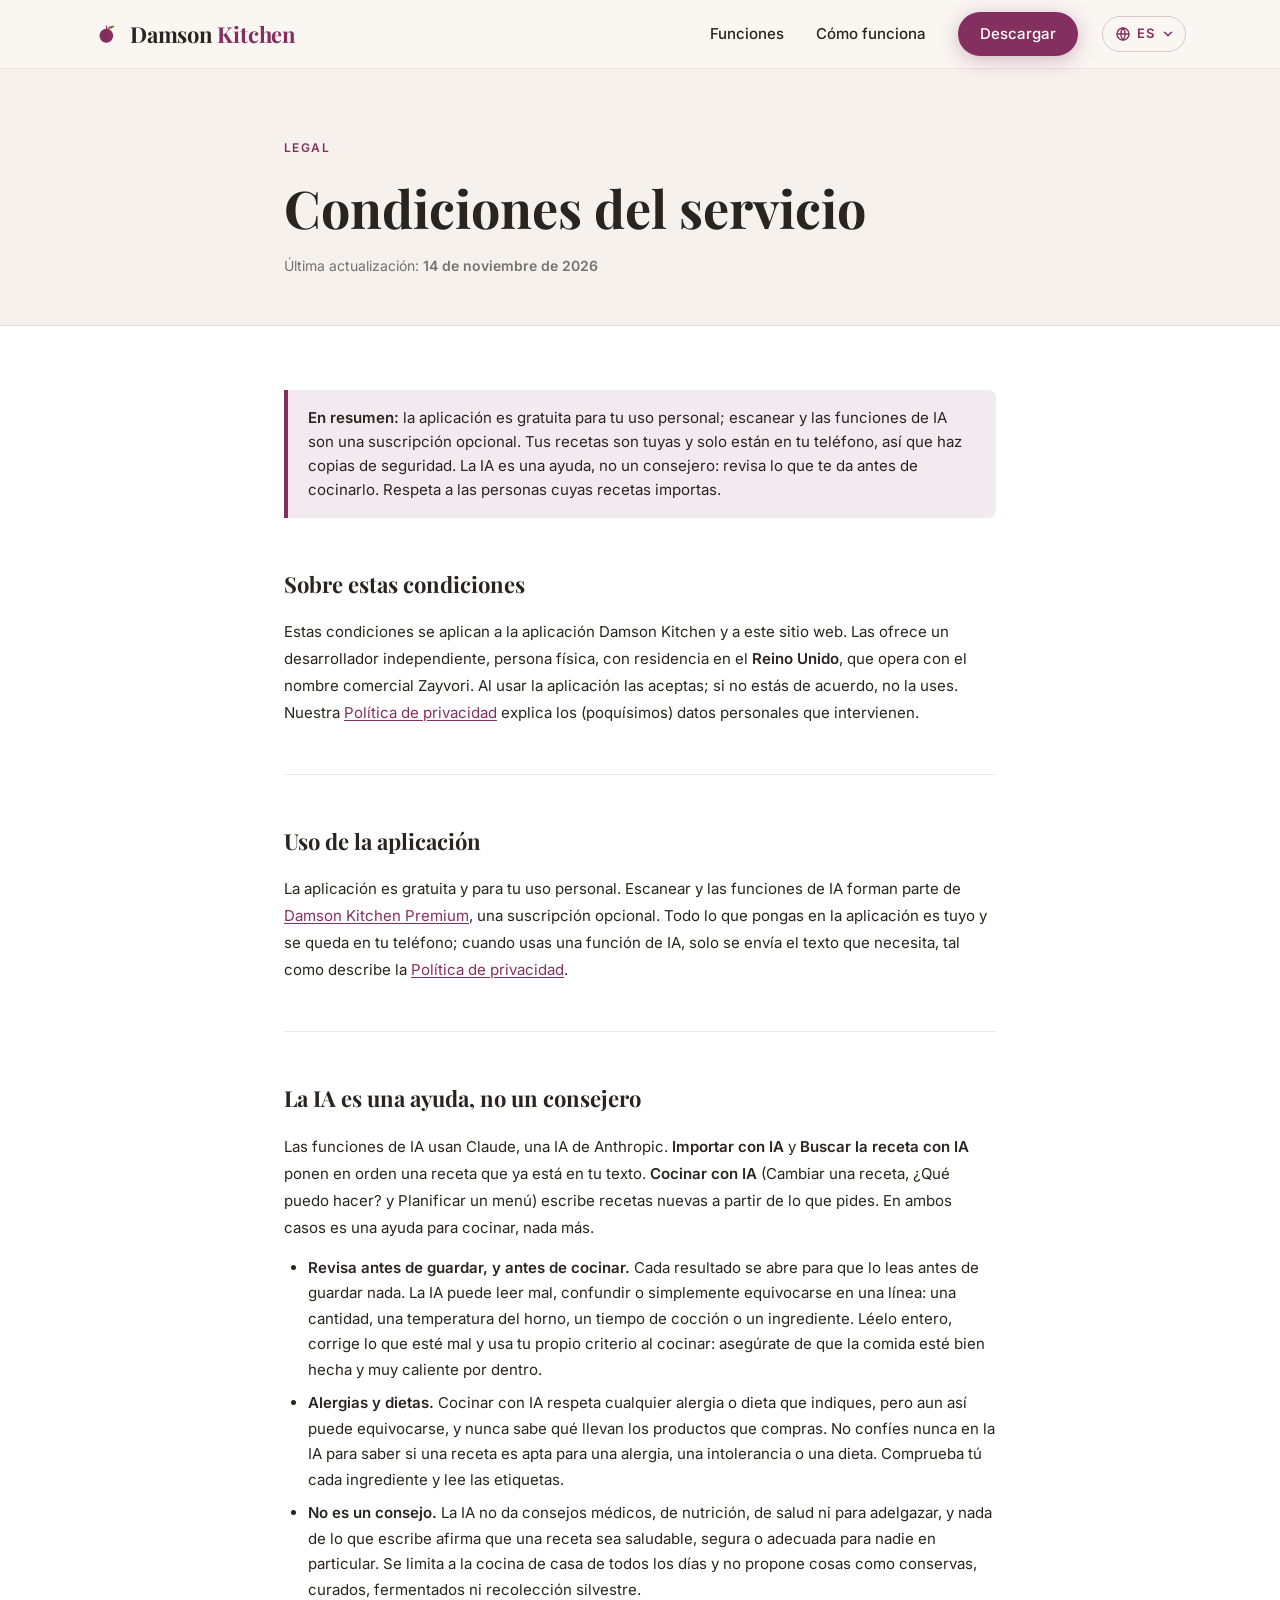
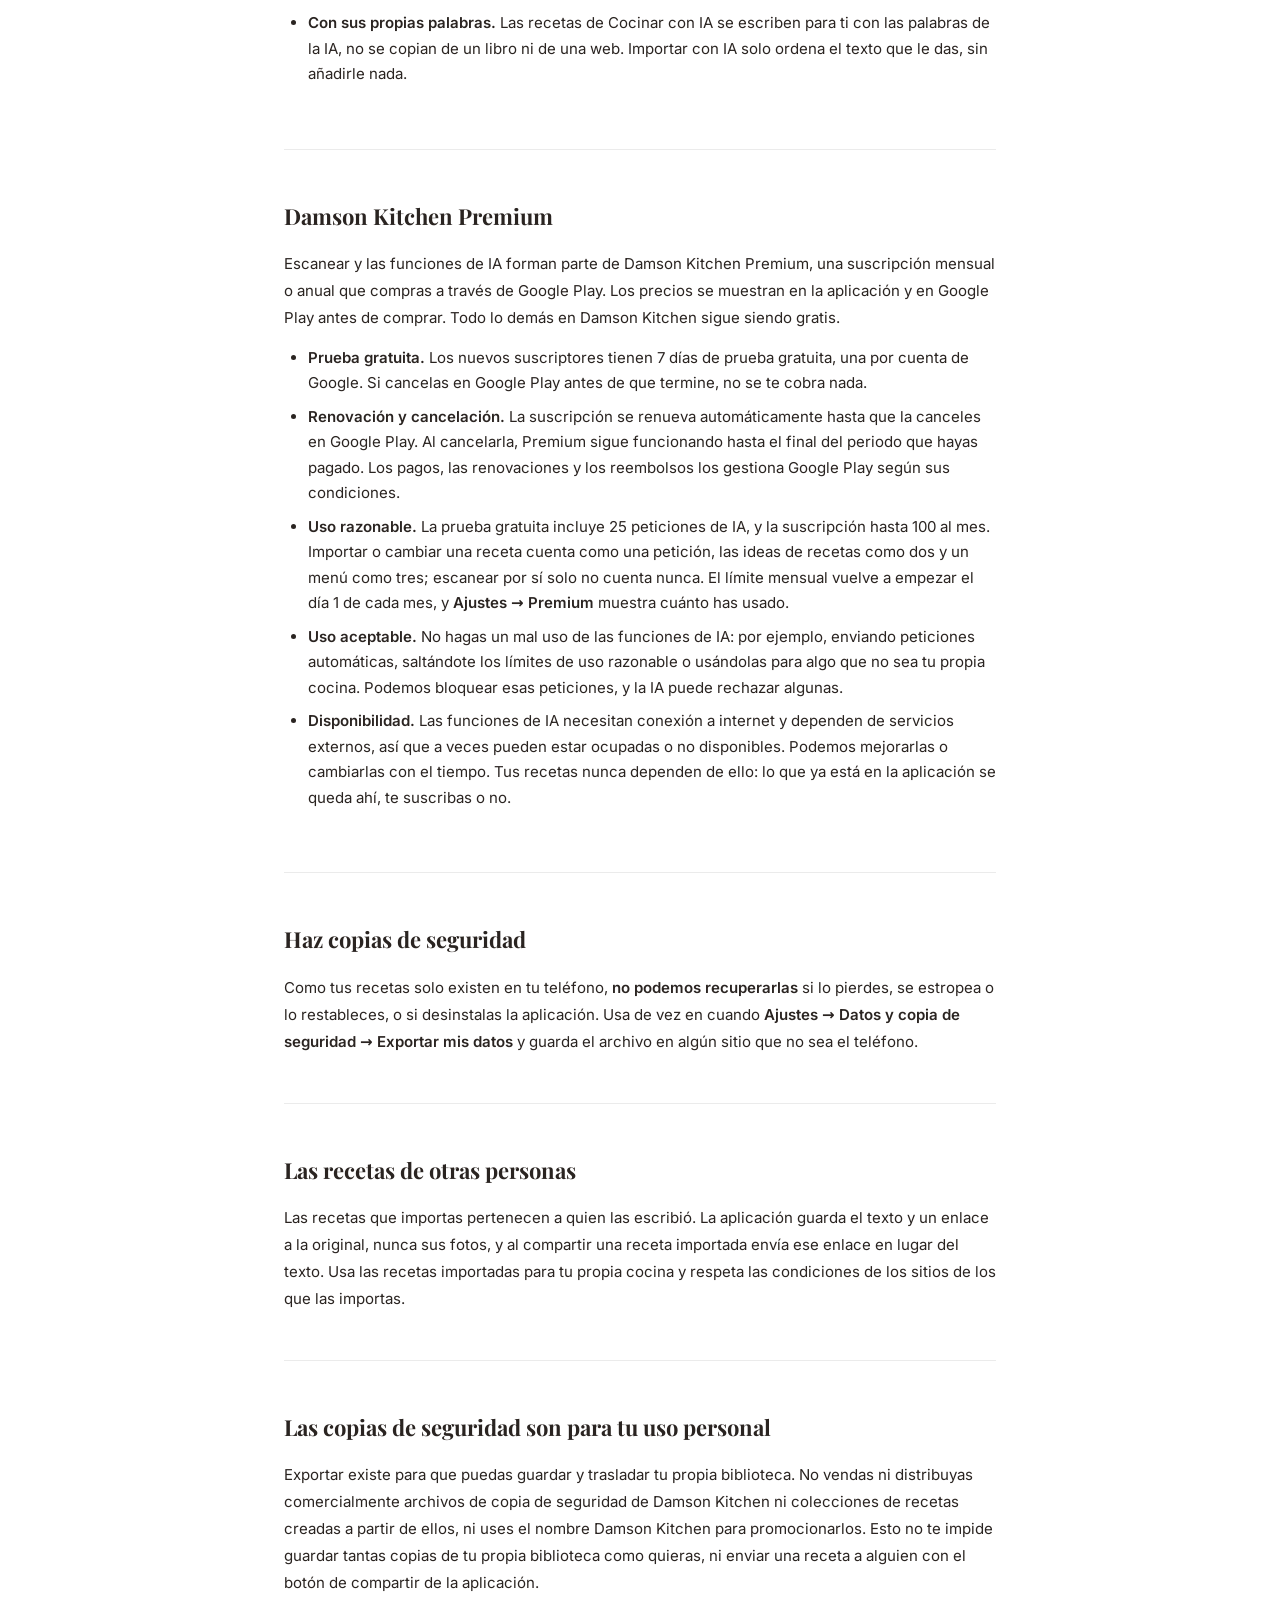
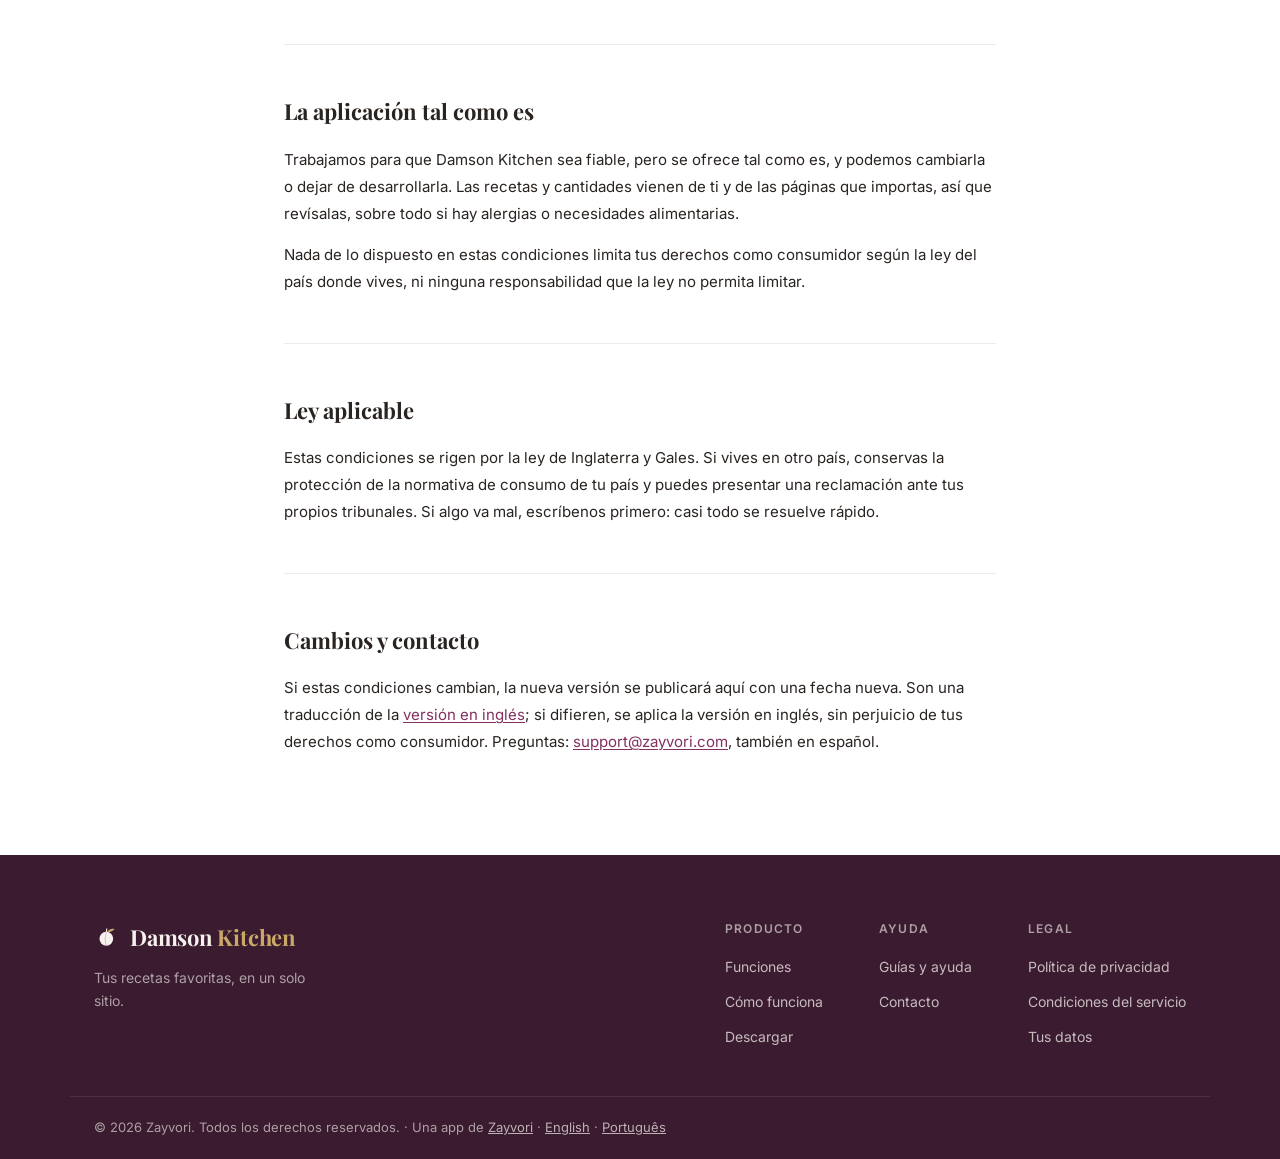
<file: es/terms.html>
<!DOCTYPE html>
<html lang="es">
<head>
  <meta charset="UTF-8" />
  <meta name="viewport" content="width=device-width, initial-scale=1.0" />
  <meta name="description" content="Condiciones del servicio de Damson Kitchen." />
  <link rel="canonical" href="https://damsonkitchen.com/es/terms.html" />
  <link rel="alternate" hreflang="en" href="https://damsonkitchen.com/terms.html" />
  <link rel="alternate" hreflang="es" href="https://damsonkitchen.com/es/terms.html" />
  <link rel="alternate" hreflang="x-default" href="https://damsonkitchen.com/terms.html" />
  <title>Condiciones del servicio · Damson Kitchen</title>
  <link rel="icon" type="image/svg+xml" href="../assets/favicon.svg" />
  <link rel="apple-touch-icon" href="../assets/favicon.svg" />
  <link rel="stylesheet" href="../styles.css" />
</head>
<body>

  <!-- NAV -->
  <header class="nav">
    <div class="nav__inner container">
      <a href="/es/" class="nav__logo">
        <svg class="brandmark" viewBox="0 0 32 32" xmlns="http://www.w3.org/2000/svg" aria-hidden="true" focusable="false"><g transform="translate(16,16) scale(0.28) translate(-53,-51)"><path d="M50 30C50.5 24 51 20 52 15" stroke="#833060" stroke-width="4.5" stroke-linecap="round" fill="none"/><ellipse cx="50" cy="59" rx="30" ry="31" fill="#833060"/><path d="M50 31C43.5 45 43.5 73 49 86" stroke="#5E2145" stroke-width="3.5" stroke-linecap="round" fill="none" opacity=".55"/><path d="M53 28C62 16 78 12 86 17 79 26 64 31 53 28Z" fill="#86682F"/></g></svg><span class="nav__logo-text">Damson <em>Kitchen</em></span>
      </a>
      <nav class="nav__links">
        <a href="/es/#features">Funciones</a>
        <a href="/es/#how-it-works">Cómo funciona</a>
        <a href="https://play.google.com/store/apps/details?id=com.damsonkitchen.app&amp;hl=es" class="btn btn--primary btn--sm" target="_blank" rel="noopener">Descargar</a>
      </nav>
      <details class="nav__lang">
        <summary aria-label="Language / Idioma" title="Language / Idioma"><svg viewBox="0 0 24 24" fill="none" stroke="currentColor" stroke-width="2" stroke-linecap="round" stroke-linejoin="round" aria-hidden="true" focusable="false"><circle cx="12" cy="12" r="9"/><path d="M3 12h18M12 3a14 14 0 0 1 0 18M12 3a14 14 0 0 0 0 18"/></svg><span>ES</span><svg class="nav__lang-caret" viewBox="0 0 24 24" fill="none" stroke="currentColor" stroke-width="2.5" stroke-linecap="round" stroke-linejoin="round" aria-hidden="true" focusable="false"><path d="M6 9l6 6 6-6"/></svg></summary>
        <ul class="nav__lang-menu">
          <li><a href="/terms.html" lang="en" hreflang="en">English</a></li>
          <li><a href="/es/terms.html" lang="es" hreflang="es" aria-current="true">Español</a></li>
          <li><a href="/pt/terms.html" lang="pt" hreflang="pt">Português</a></li>
        </ul>
      </details>
      <button class="nav__hamburger" aria-label="Abrir menú">
        <span></span><span></span><span></span>
      </button>
    </div>
  </header>

  <!-- LEGAL HERO -->
  <section class="legal-hero">
    <div class="container legal-hero__inner">
      <span class="section-eyebrow">Legal</span>
      <h1>Condiciones del servicio</h1>
      <p class="legal-hero__meta">Última actualización: <strong>14 de noviembre de 2026</strong></p>
    </div>
  </section>

  <!-- CONTENT -->
  <main class="legal-content">
    <div class="container legal-container">

      <div class="legal-notice">
        <strong>En resumen:</strong> la aplicación es gratuita para tu uso personal; escanear y las funciones de IA son una suscripción opcional. Tus recetas son tuyas y solo están en tu teléfono, así que haz copias de seguridad. La IA es una ayuda, no un consejero: revisa lo que te da antes de cocinarlo. Respeta a las personas cuyas recetas importas.
      </div>

      <section class="legal-section">
        <h2>Sobre estas condiciones</h2>
        <p>Estas condiciones se aplican a la aplicación Damson Kitchen y a este sitio web. Las ofrece un desarrollador independiente, persona física, con residencia en el <strong>Reino Unido</strong>, que opera con el nombre comercial Zayvori. Al usar la aplicación las aceptas; si no estás de acuerdo, no la uses. Nuestra <a href="privacy.html">Política de privacidad</a> explica los (poquísimos) datos personales que intervienen.</p>
      </section>

      <section class="legal-section">
        <h2>Uso de la aplicación</h2>
        <p>La aplicación es gratuita y para tu uso personal. Escanear y las funciones de IA forman parte de <a href="#premium">Damson Kitchen Premium</a>, una suscripción opcional. Todo lo que pongas en la aplicación es tuyo y se queda en tu teléfono; cuando usas una función de IA, solo se envía el texto que necesita, tal como describe la <a href="privacy.html#ai-import">Política de privacidad</a>.</p>
      </section>

      <section class="legal-section" id="ai">
        <h2>La IA es una ayuda, no un consejero</h2>
        <p>Las funciones de IA usan Claude, una IA de Anthropic. <strong>Importar con IA</strong> y <strong>Buscar la receta con IA</strong> ponen en orden una receta que ya está en tu texto. <strong>Cocinar con IA</strong> (Cambiar una receta, ¿Qué puedo hacer? y Planificar un menú) escribe recetas nuevas a partir de lo que pides. En ambos casos es una ayuda para cocinar, nada más.</p>
        <ul>
          <li><strong>Revisa antes de guardar, y antes de cocinar.</strong> Cada resultado se abre para que lo leas antes de guardar nada. La IA puede leer mal, confundir o simplemente equivocarse en una línea: una cantidad, una temperatura del horno, un tiempo de cocción o un ingrediente. Léelo entero, corrige lo que esté mal y usa tu propio criterio al cocinar: asegúrate de que la comida esté bien hecha y muy caliente por dentro.</li>
          <li><strong>Alergias y dietas.</strong> Cocinar con IA respeta cualquier alergia o dieta que indiques, pero aun así puede equivocarse, y nunca sabe qué llevan los productos que compras. No confíes nunca en la IA para saber si una receta es apta para una alergia, una intolerancia o una dieta. Comprueba tú cada ingrediente y lee las etiquetas.</li>
          <li><strong>No es un consejo.</strong> La IA no da consejos médicos, de nutrición, de salud ni para adelgazar, y nada de lo que escribe afirma que una receta sea saludable, segura o adecuada para nadie en particular. Se limita a la cocina de casa de todos los días y no propone cosas como conservas, curados, fermentados ni recolección silvestre.</li>
          <li><strong>Con sus propias palabras.</strong> Las recetas de Cocinar con IA se escriben para ti con las palabras de la IA, no se copian de un libro ni de una web. Importar con IA solo ordena el texto que le das, sin añadirle nada.</li>
        </ul>
      </section>

      <section class="legal-section" id="premium">
        <h2>Damson Kitchen Premium</h2>
        <p>Escanear y las funciones de IA forman parte de Damson Kitchen Premium, una suscripción mensual o anual que compras a través de Google Play. Los precios se muestran en la aplicación y en Google Play antes de comprar. Todo lo demás en Damson Kitchen sigue siendo gratis.</p>
        <ul>
          <li><strong>Prueba gratuita.</strong> Los nuevos suscriptores tienen 7 días de prueba gratuita, una por cuenta de Google. Si cancelas en Google Play antes de que termine, no se te cobra nada.</li>
          <li><strong>Renovación y cancelación.</strong> La suscripción se renueva automáticamente hasta que la canceles en Google Play. Al cancelarla, Premium sigue funcionando hasta el final del periodo que hayas pagado. Los pagos, las renovaciones y los reembolsos los gestiona Google Play según sus condiciones.</li>
          <li><strong>Uso razonable.</strong> La prueba gratuita incluye 25 peticiones de IA, y la suscripción hasta 100 al mes. Importar o cambiar una receta cuenta como una petición, las ideas de recetas como dos y un menú como tres; escanear por sí solo no cuenta nunca. El límite mensual vuelve a empezar el día 1 de cada mes, y <strong>Ajustes &rarr; Premium</strong> muestra cuánto has usado.</li>
          <li><strong>Uso aceptable.</strong> No hagas un mal uso de las funciones de IA: por ejemplo, enviando peticiones automáticas, saltándote los límites de uso razonable o usándolas para algo que no sea tu propia cocina. Podemos bloquear esas peticiones, y la IA puede rechazar algunas.</li>
          <li><strong>Disponibilidad.</strong> Las funciones de IA necesitan conexión a internet y dependen de servicios externos, así que a veces pueden estar ocupadas o no disponibles. Podemos mejorarlas o cambiarlas con el tiempo. Tus recetas nunca dependen de ello: lo que ya está en la aplicación se queda ahí, te suscribas o no.</li>
        </ul>
      </section>

      <section class="legal-section">
        <h2>Haz copias de seguridad</h2>
        <p>Como tus recetas solo existen en tu teléfono, <strong>no podemos recuperarlas</strong> si lo pierdes, se estropea o lo restableces, o si desinstalas la aplicación. Usa de vez en cuando <strong>Ajustes &rarr; Datos y copia de seguridad &rarr; Exportar mis datos</strong> y guarda el archivo en algún sitio que no sea el teléfono.</p>
      </section>

      <section class="legal-section">
        <h2>Las recetas de otras personas</h2>
        <p>Las recetas que importas pertenecen a quien las escribió. La aplicación guarda el texto y un enlace a la original, nunca sus fotos, y al compartir una receta importada envía ese enlace en lugar del texto. Usa las recetas importadas para tu propia cocina y respeta las condiciones de los sitios de los que las importas.</p>
      </section>

      <section class="legal-section">
        <h2>Las copias de seguridad son para tu uso personal</h2>
        <p>Exportar existe para que puedas guardar y trasladar tu propia biblioteca. No vendas ni distribuyas comercialmente archivos de copia de seguridad de Damson Kitchen ni colecciones de recetas creadas a partir de ellos, ni uses el nombre Damson Kitchen para promocionarlos. Esto no te impide guardar tantas copias de tu propia biblioteca como quieras, ni enviar una receta a alguien con el botón de compartir de la aplicación.</p>
      </section>

      <section class="legal-section">
        <h2>La aplicación tal como es</h2>
        <p>Trabajamos para que Damson Kitchen sea fiable, pero se ofrece tal como es, y podemos cambiarla o dejar de desarrollarla. Las recetas y cantidades vienen de ti y de las páginas que importas, así que revísalas, sobre todo si hay alergias o necesidades alimentarias.</p>
        <p>Nada de lo dispuesto en estas condiciones limita tus derechos como consumidor según la ley del país donde vives, ni ninguna responsabilidad que la ley no permita limitar.</p>
      </section>

      <section class="legal-section">
        <h2>Ley aplicable</h2>
        <p>Estas condiciones se rigen por la ley de Inglaterra y Gales. Si vives en otro país, conservas la protección de la normativa de consumo de tu país y puedes presentar una reclamación ante tus propios tribunales. Si algo va mal, escríbenos primero: casi todo se resuelve rápido.</p>
      </section>

      <section class="legal-section">
        <h2>Cambios y contacto</h2>
        <p>Si estas condiciones cambian, la nueva versión se publicará aquí con una fecha nueva. Son una traducción de la <a href="/terms.html" lang="en" hreflang="en">versión en inglés</a>; si difieren, se aplica la versión en inglés, sin perjuicio de tus derechos como consumidor. Preguntas: <a href="mailto:support@zayvori.com">support@zayvori.com</a>, también en español.</p>
      </section>

    </div>
  </main>

  <!-- FOOTER -->
  <footer class="footer">
    <div class="container footer__inner">
      <div class="footer__brand">
        <a href="/es/" class="nav__logo">
          <svg class="brandmark" viewBox="0 0 32 32" xmlns="http://www.w3.org/2000/svg" aria-hidden="true" focusable="false"><g transform="translate(16,16) scale(0.28) translate(-53,-51)"><path d="M50 30C50.5 24 51 20 52 15" stroke="#F6F1ED" stroke-width="4.5" stroke-linecap="round" fill="none"/><ellipse cx="50" cy="59" rx="30" ry="31" fill="#F6F1ED"/><path d="M50 31C43.5 45 43.5 73 49 86" stroke="#833060" stroke-width="3.5" stroke-linecap="round" fill="none" opacity=".34"/><path d="M53 28C62 16 78 12 86 17 79 26 64 31 53 28Z" fill="#C9A868"/></g></svg>
          <span class="nav__logo-text">Damson <em>Kitchen</em></span>
        </a>
        <p>Tus recetas favoritas, en un solo sitio.</p>
      </div>
      <div class="footer__links">
        <div class="footer__col">
          <h4>Producto</h4>
          <a href="/es/#features">Funciones</a>
          <a href="/es/#how-it-works">Cómo funciona</a>
          <a href="/es/#download">Descargar</a>
        </div>
        <div class="footer__col">
          <h4>Ayuda</h4>
          <a href="help.html">Guías y ayuda</a>
          <a href="mailto:support@zayvori.com">Contacto</a>
        </div>
        <div class="footer__col">
          <h4>Legal</h4>
          <a href="privacy.html">Política de privacidad</a>
          <a href="terms.html" aria-current="page">Condiciones del servicio</a>
          <a href="delete-account.html">Tus datos</a>
        </div>
      </div>
    </div>
    <div class="footer__bottom container">
      <p>&copy; 2026 Zayvori. Todos los derechos reservados. · Una app de <a href="https://zayvori.com" target="_blank" rel="noopener">Zayvori</a> · <a href="/terms.html" lang="en" hreflang="en">English</a> · <a href="/pt/terms.html" lang="pt" hreflang="pt">Português</a></p>
    </div>
  </footer>

  <script src="../script.js"></script>
</body>
</html>
</file>
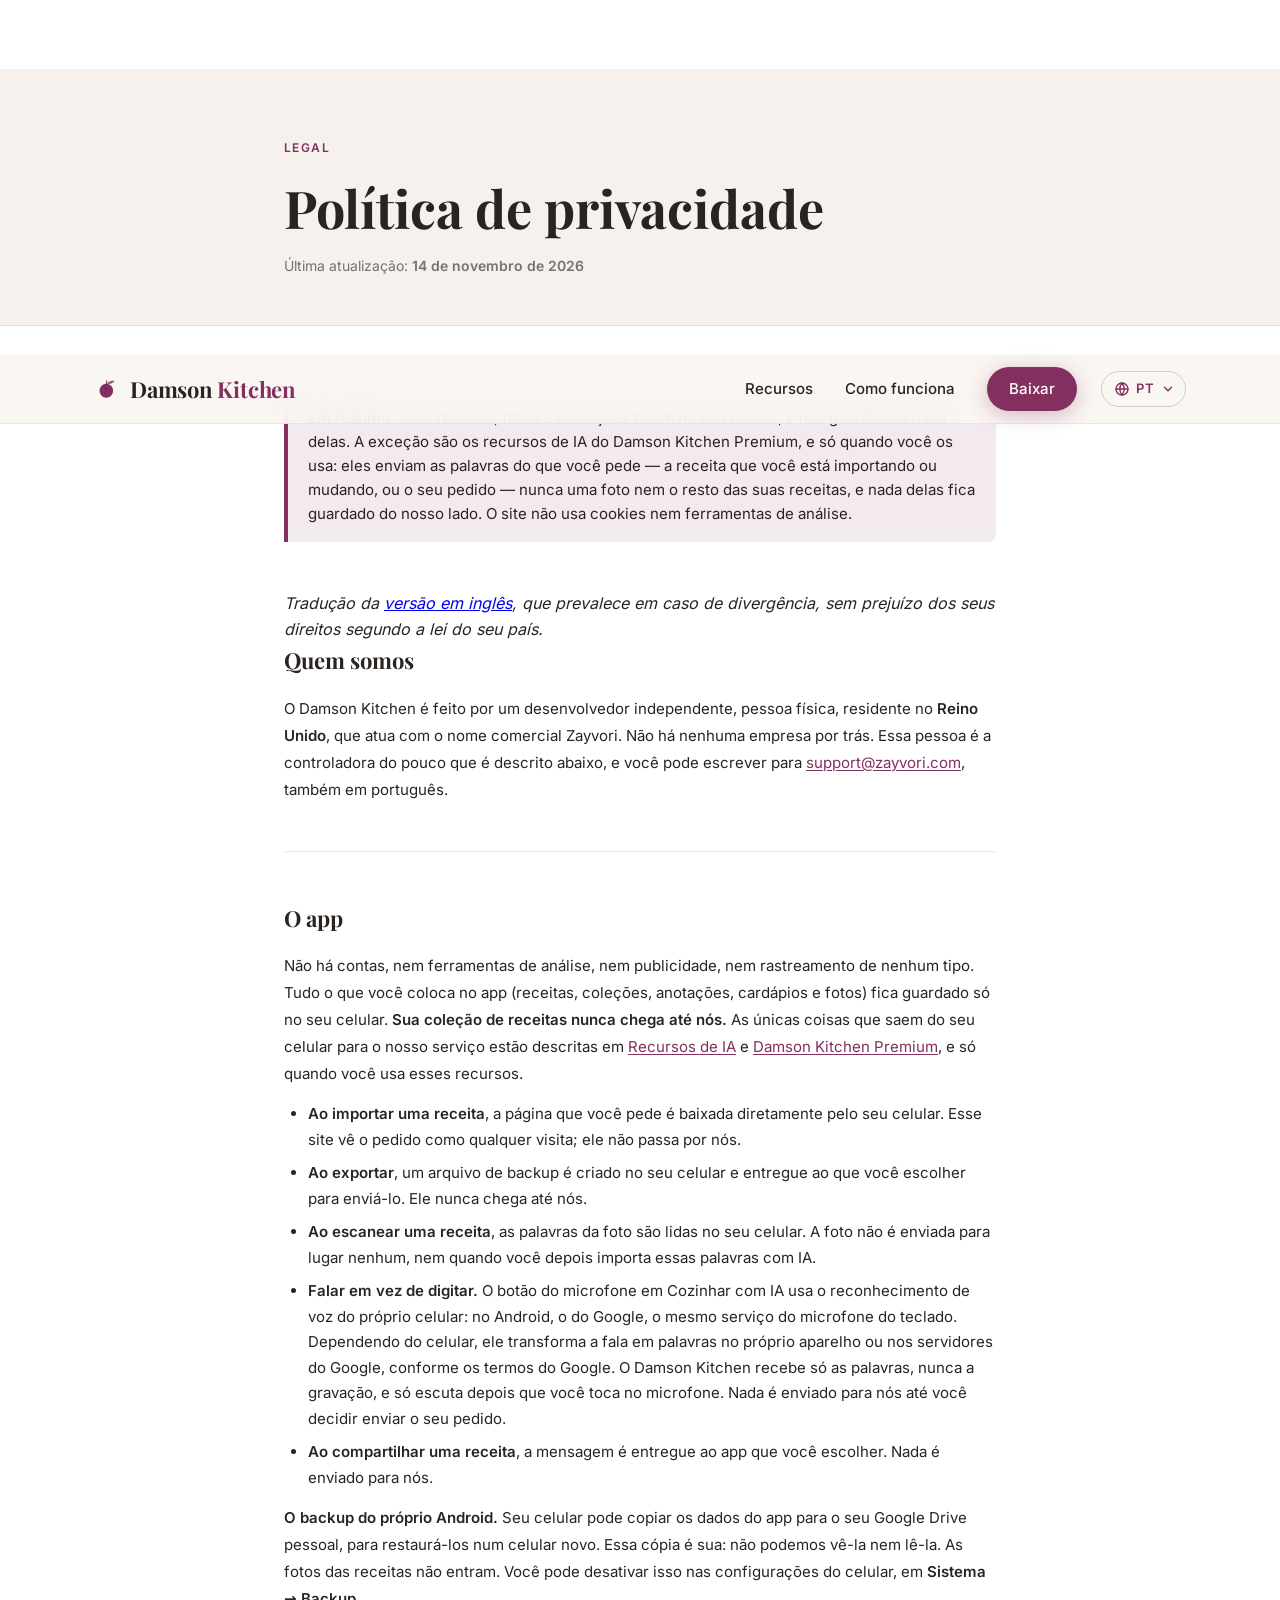
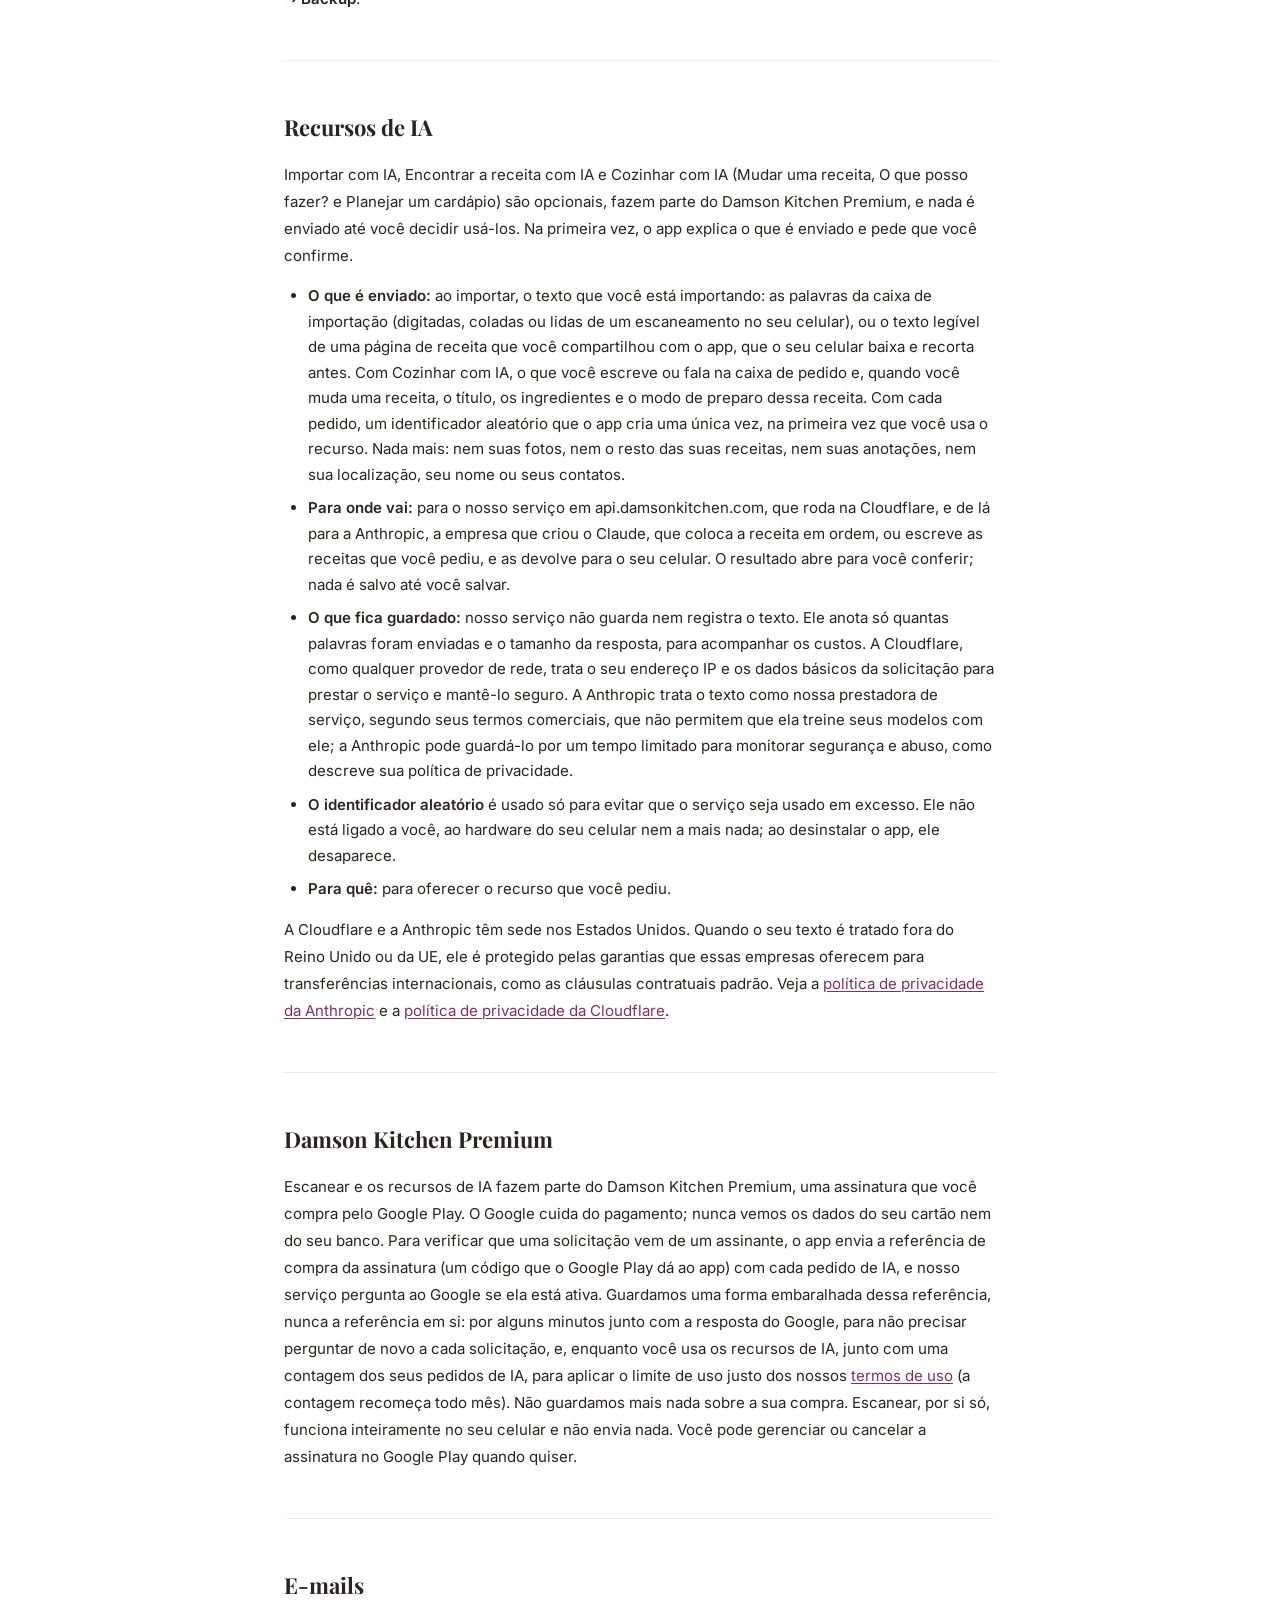
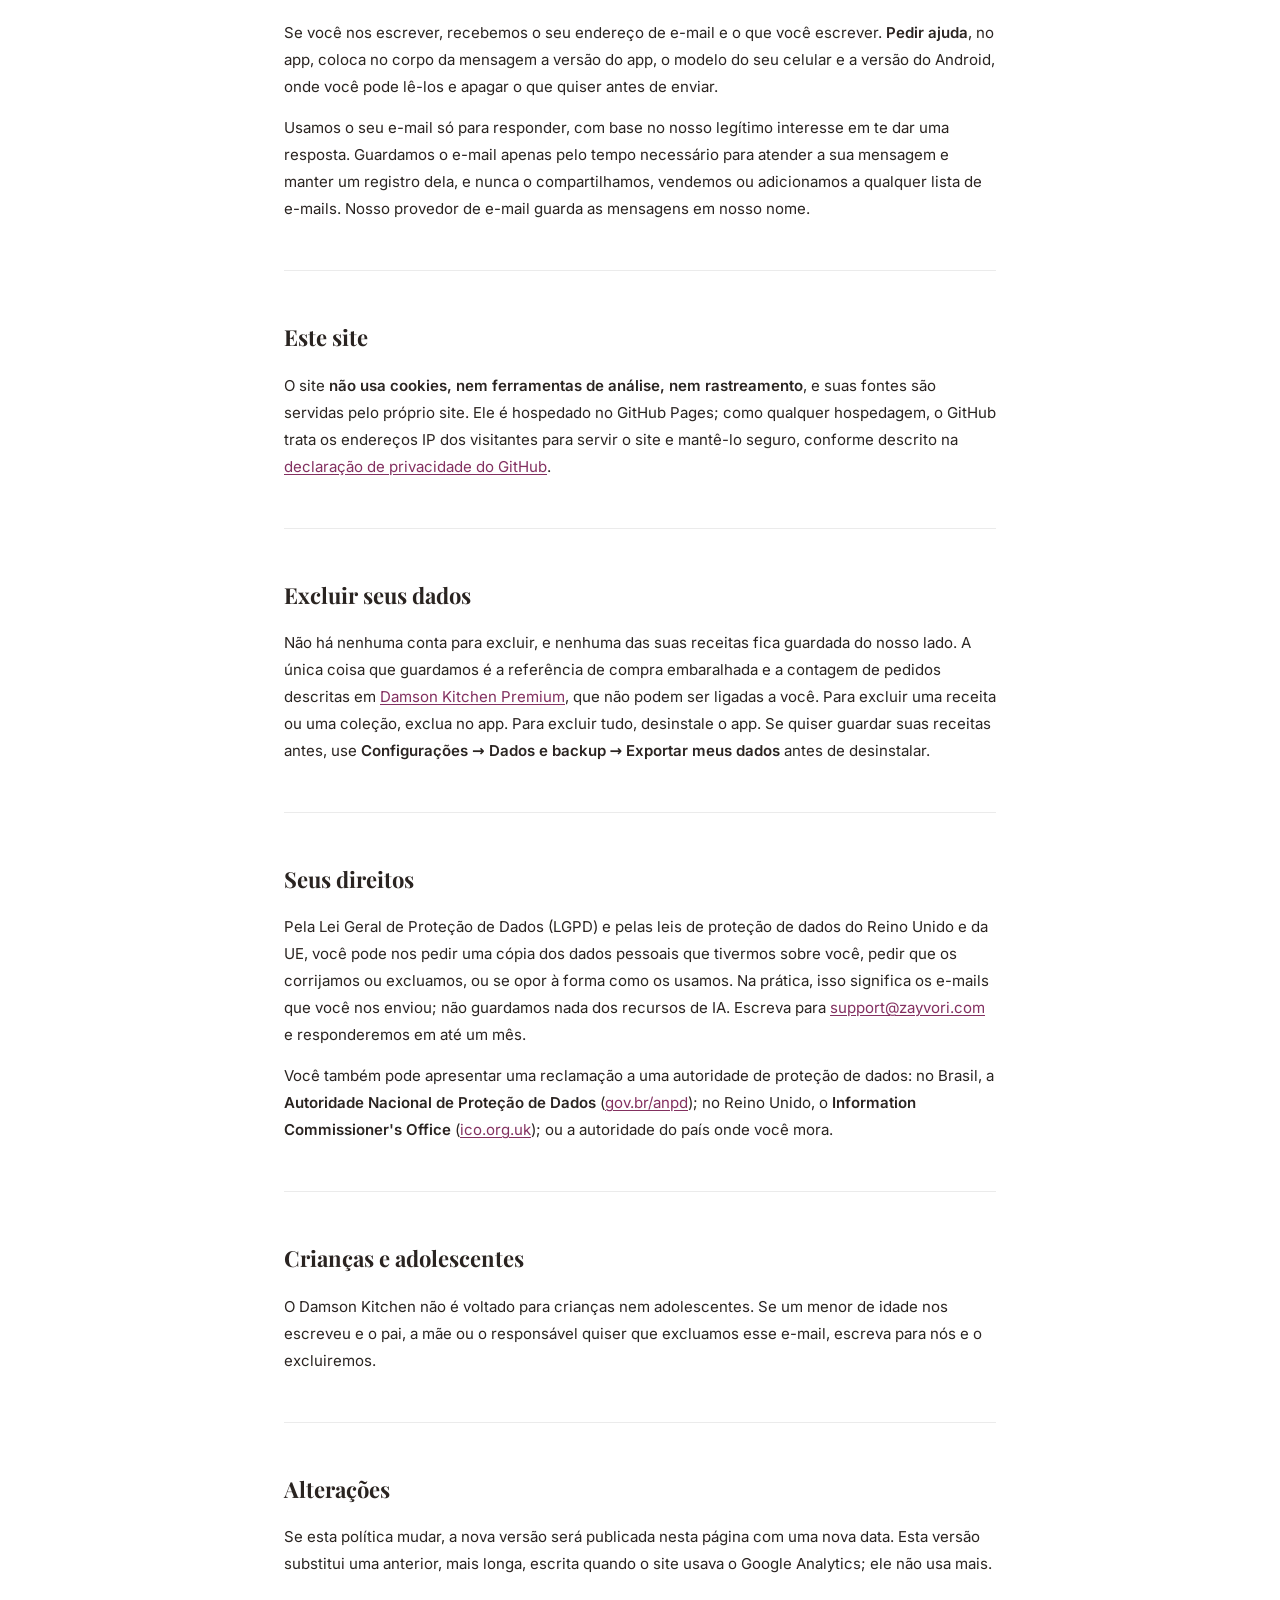
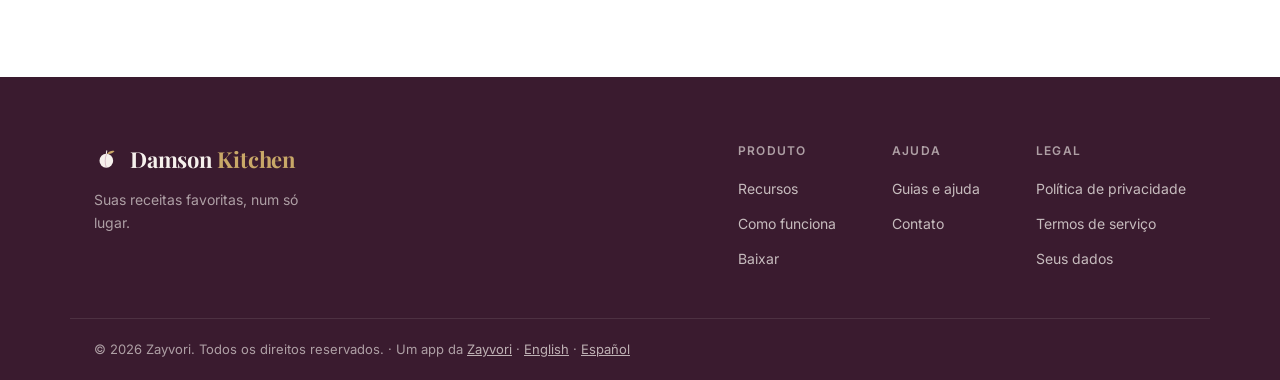
<file: pt/delete-account.html>
<!DOCTYPE html>
<html lang="pt-BR">
<head>
  <meta charset="UTF-8" />
  <meta name="viewport" content="width=device-width, initial-scale=1.0" />
  <!-- Kept only so links in the same shape as the other languages keep working:
       there are no accounts, so this is a section of the privacy policy. -->
  <meta http-equiv="refresh" content="0; url=/pt/privacy.html#your-data" />
  <link rel="canonical" href="https://damsonkitchen.com/pt/privacy.html" />
  <meta name="robots" content="noindex" />
  <title>Excluir seus dados · Damson Kitchen</title>
</head>
<body>
  <p>O Damson Kitchen não tem contas nem guarda nada seu. Veja <a href="/pt/privacy.html#your-data">Excluir seus dados</a> na Política de privacidade.</p>
</body>
</html>
</file>
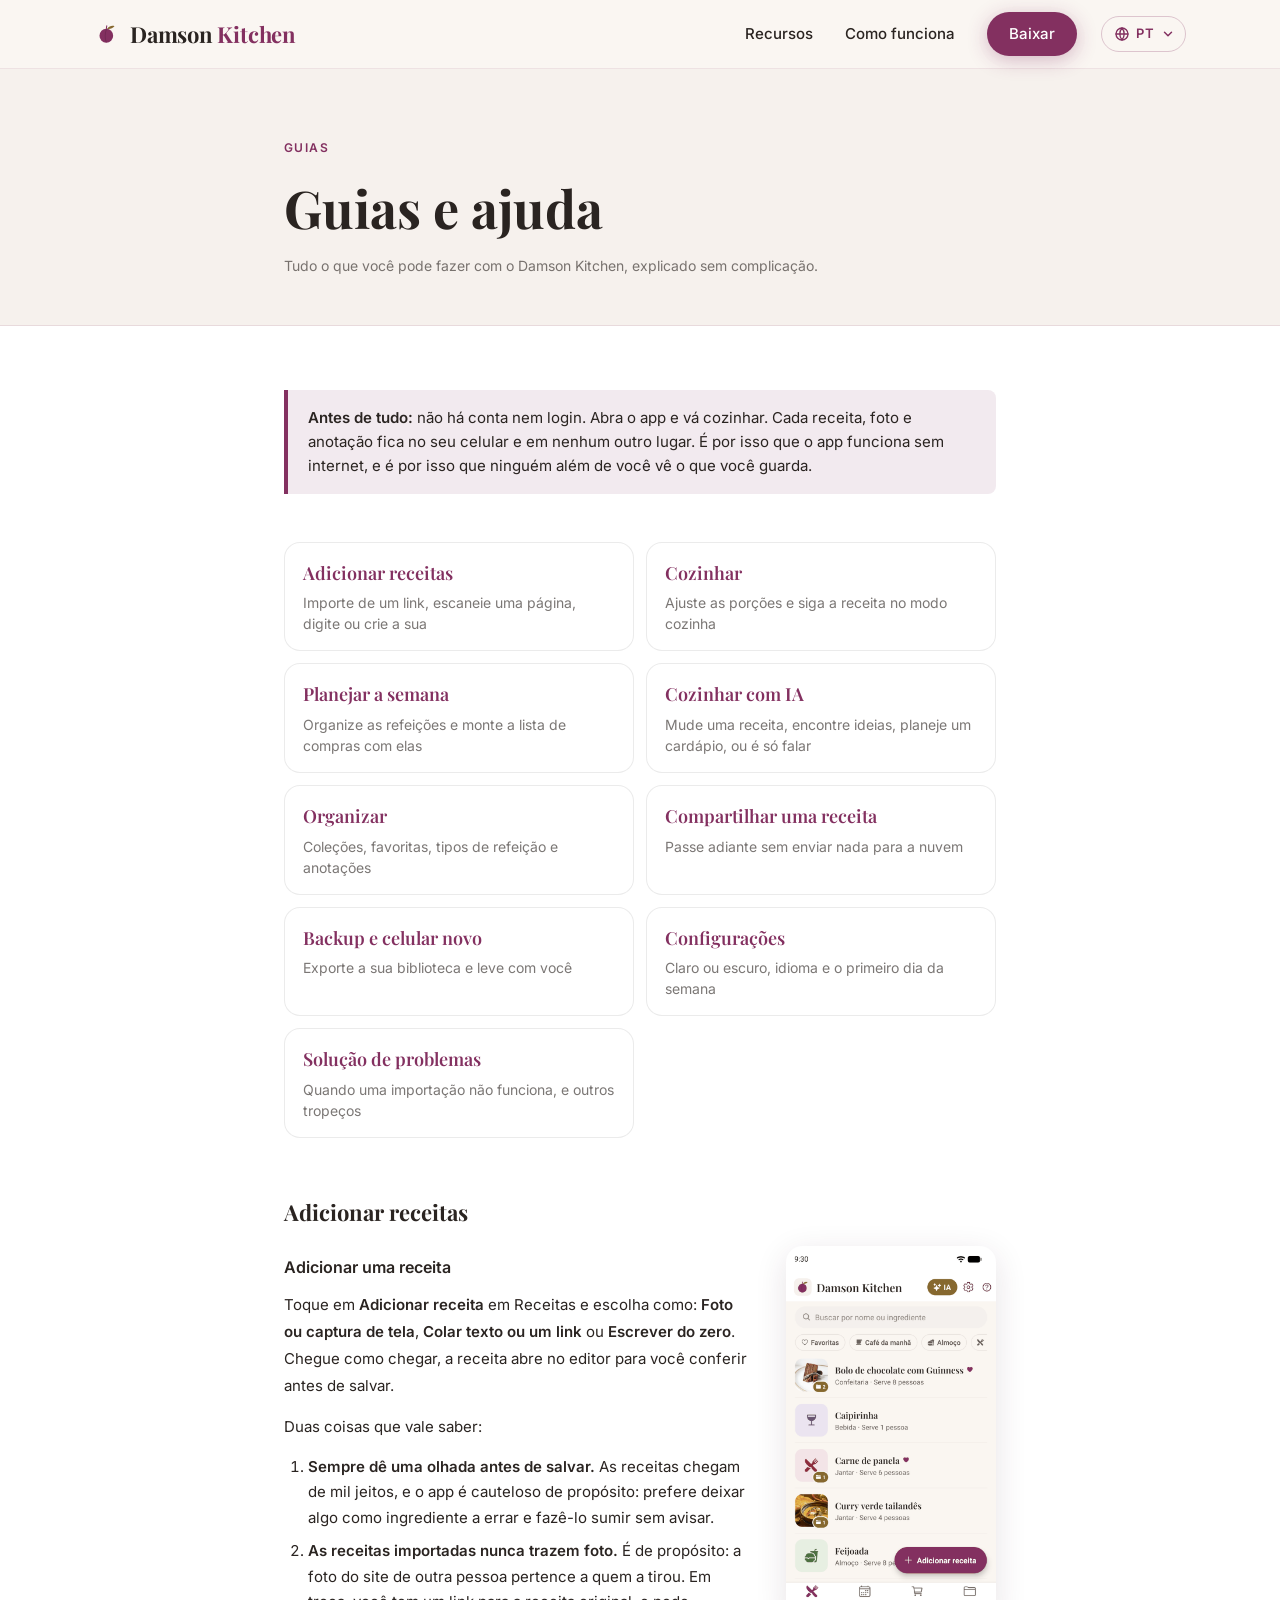
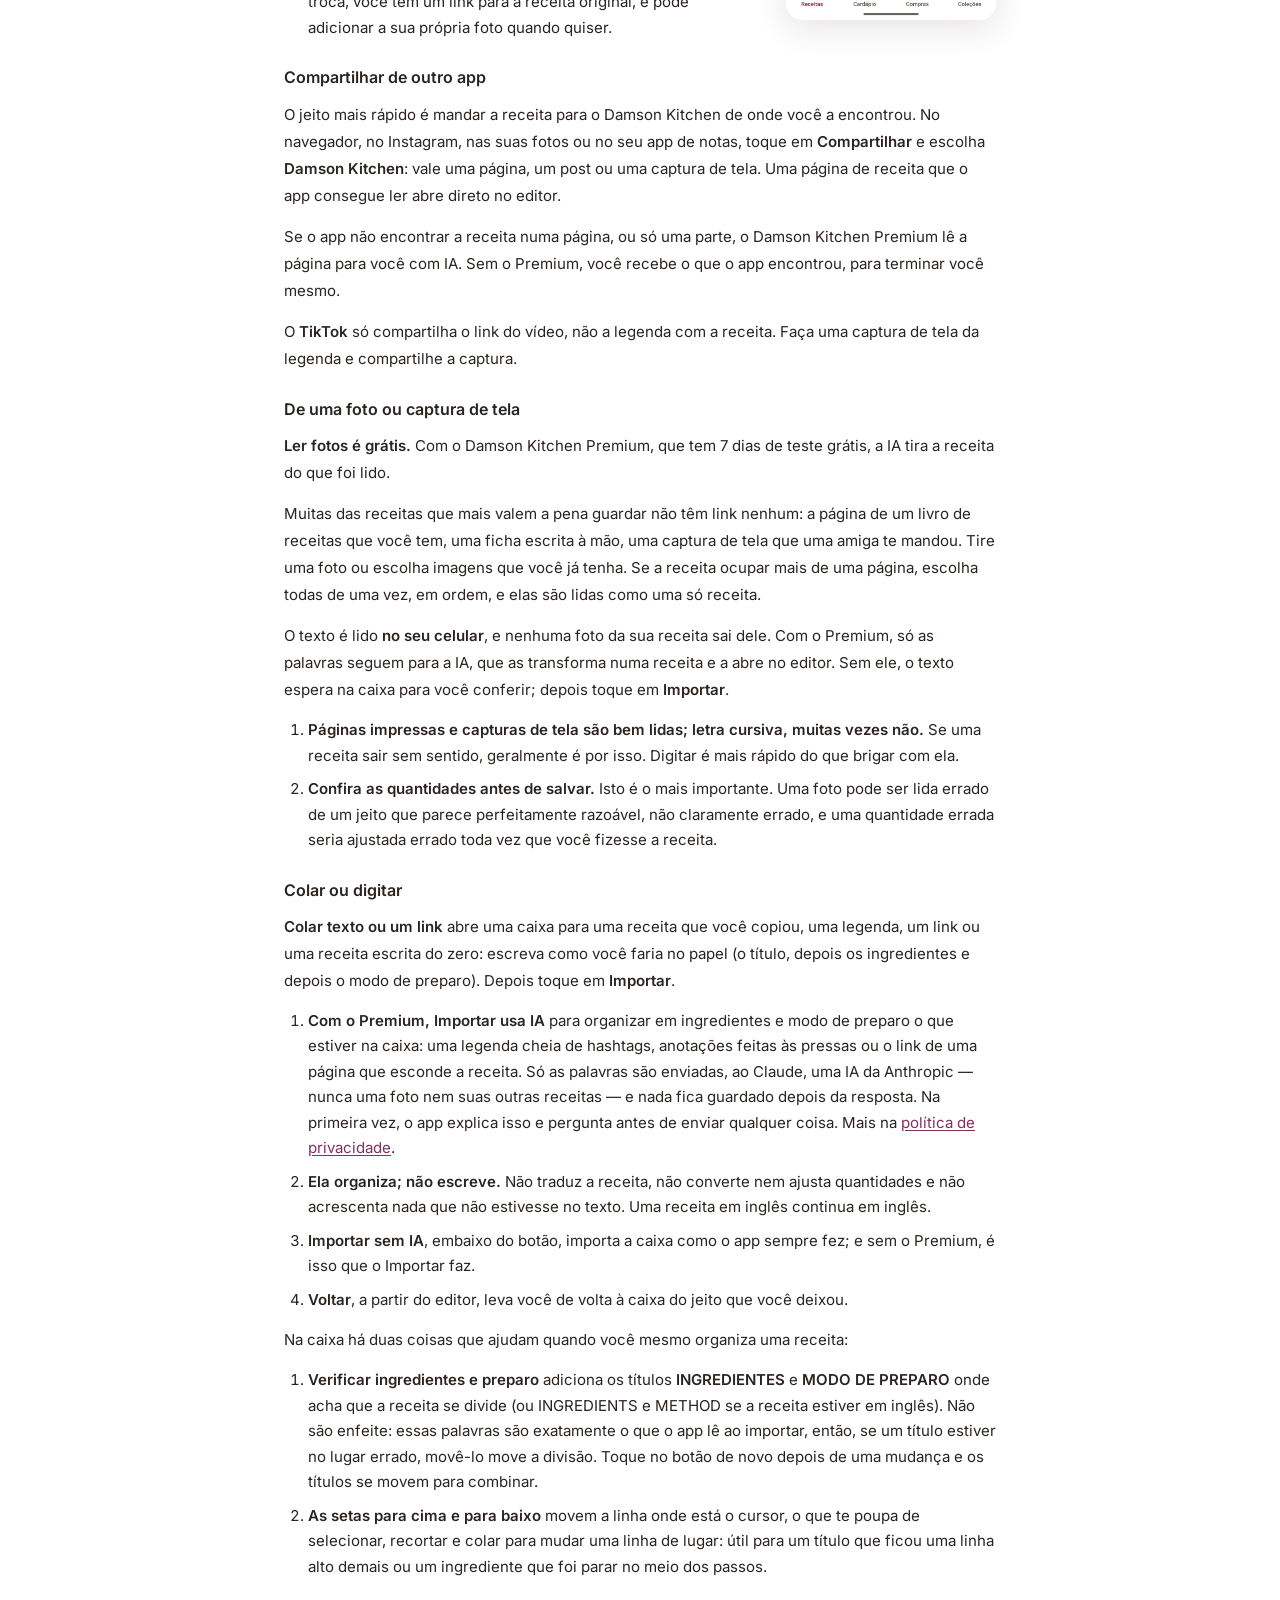
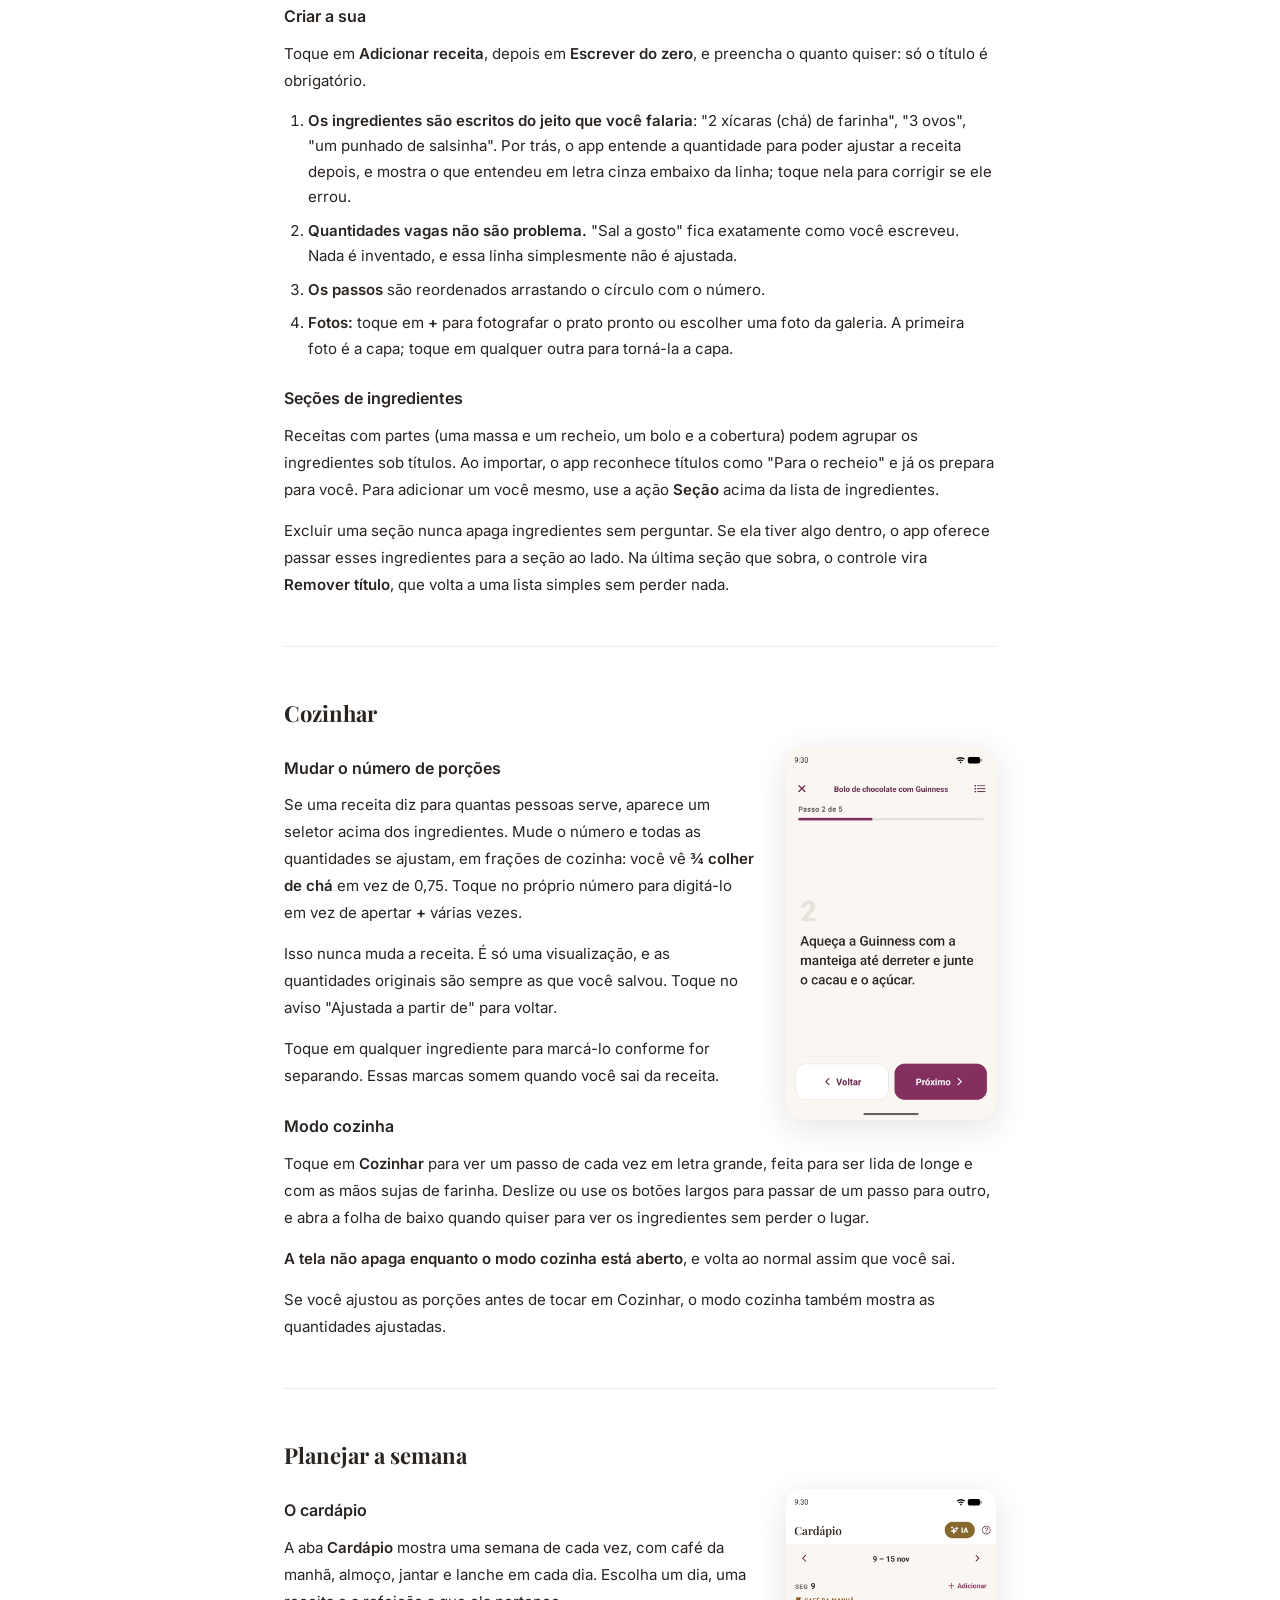
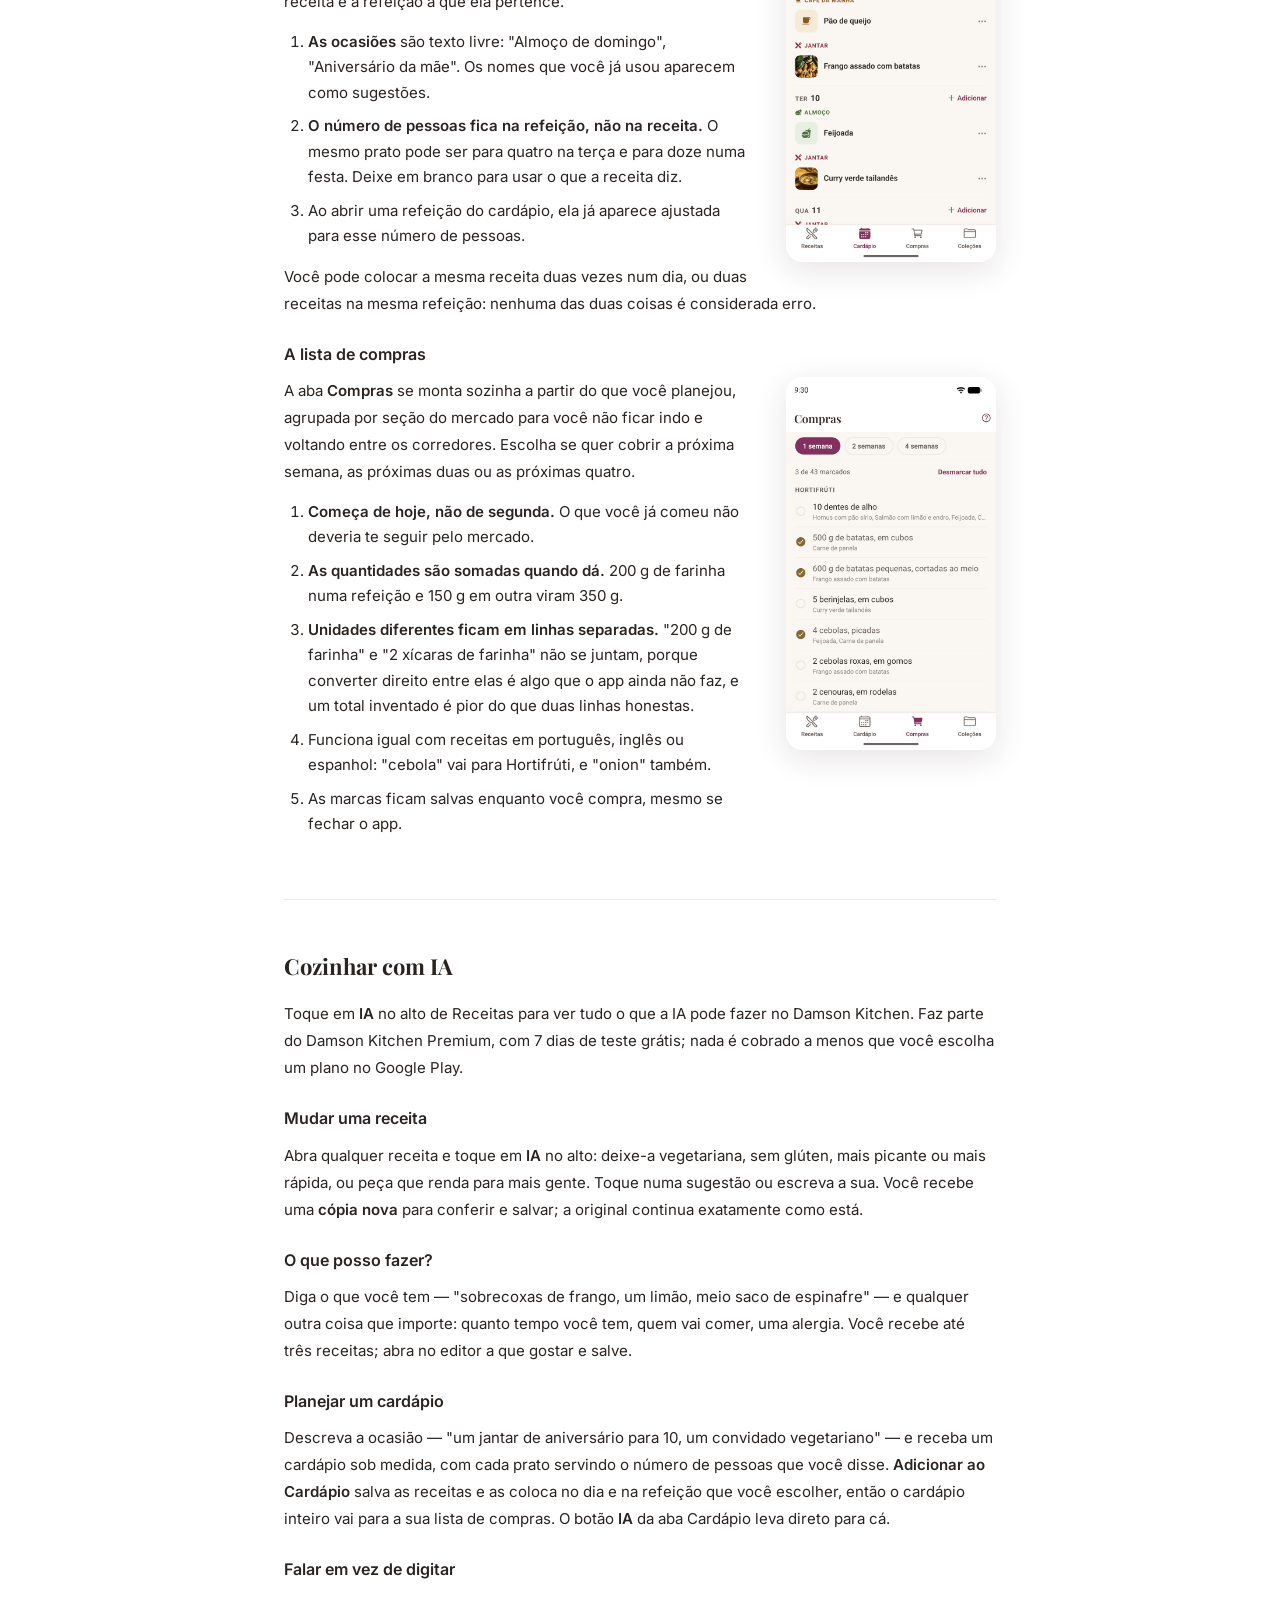
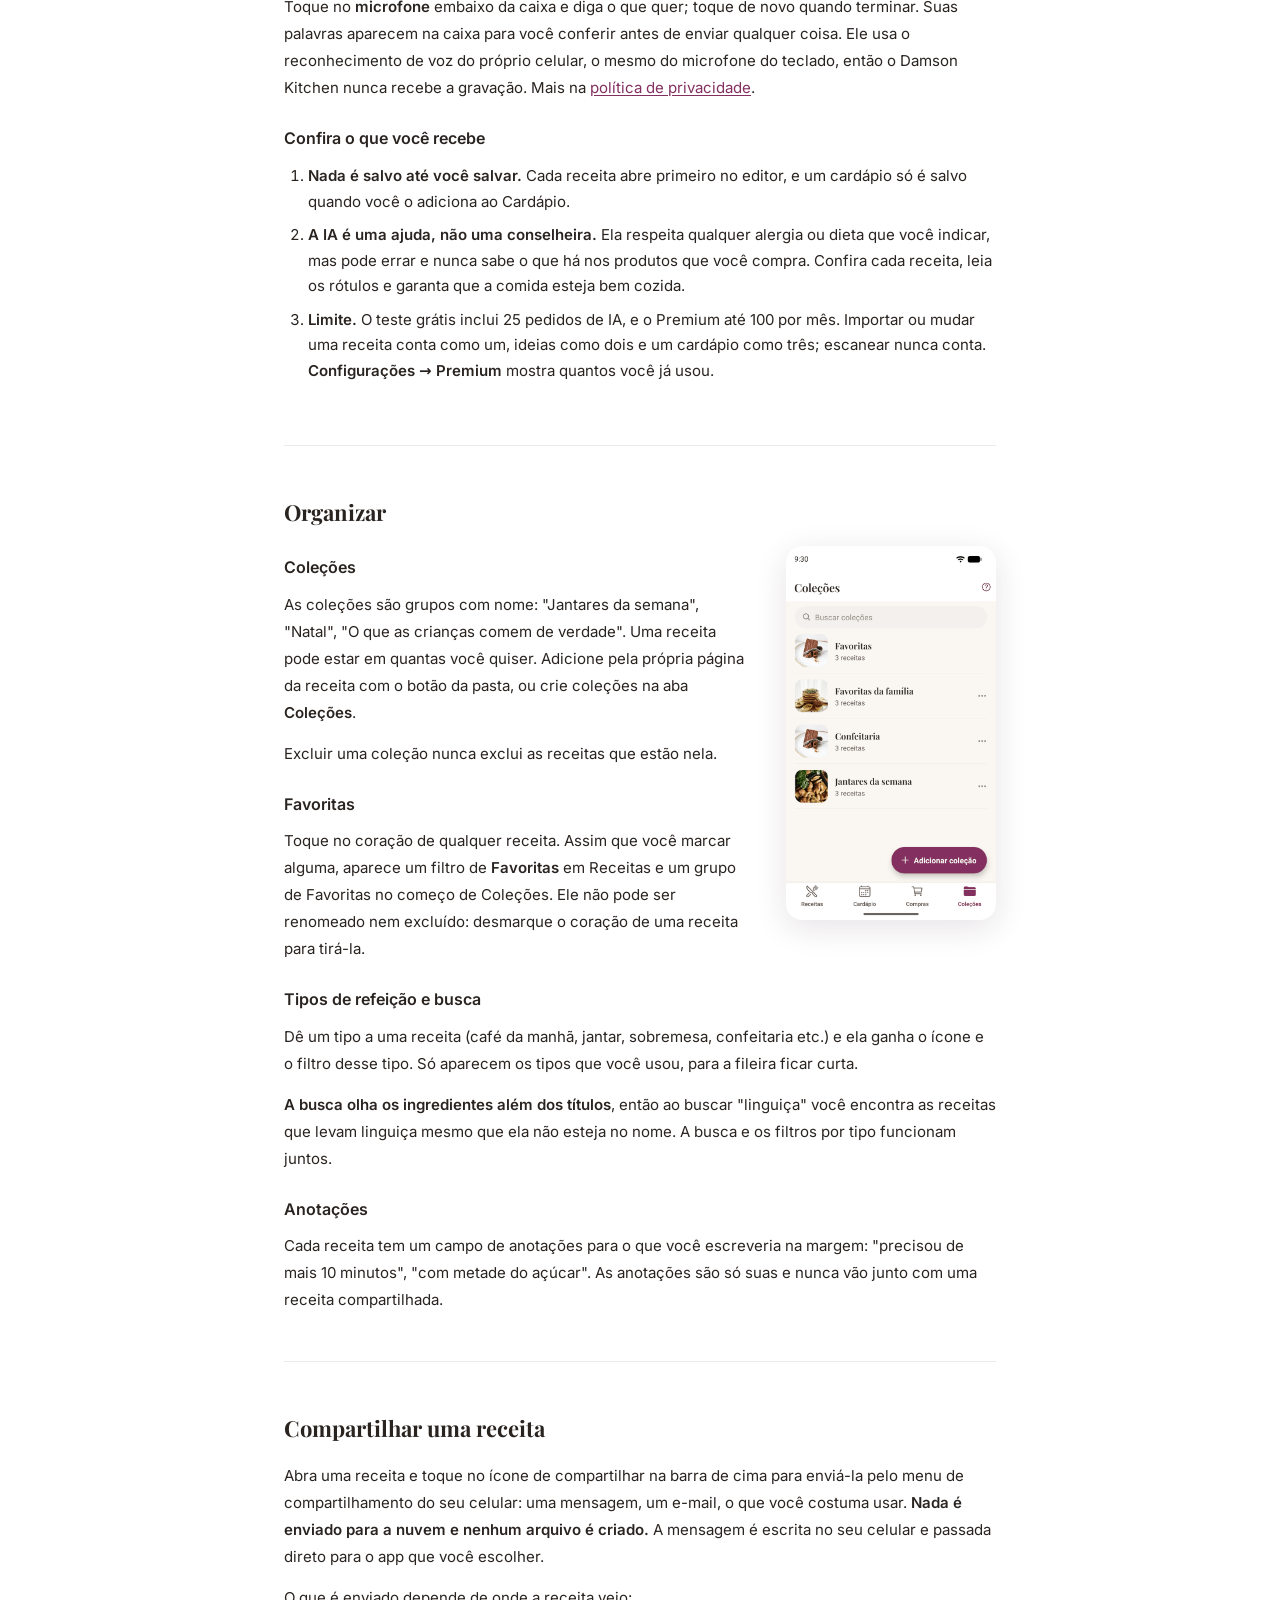
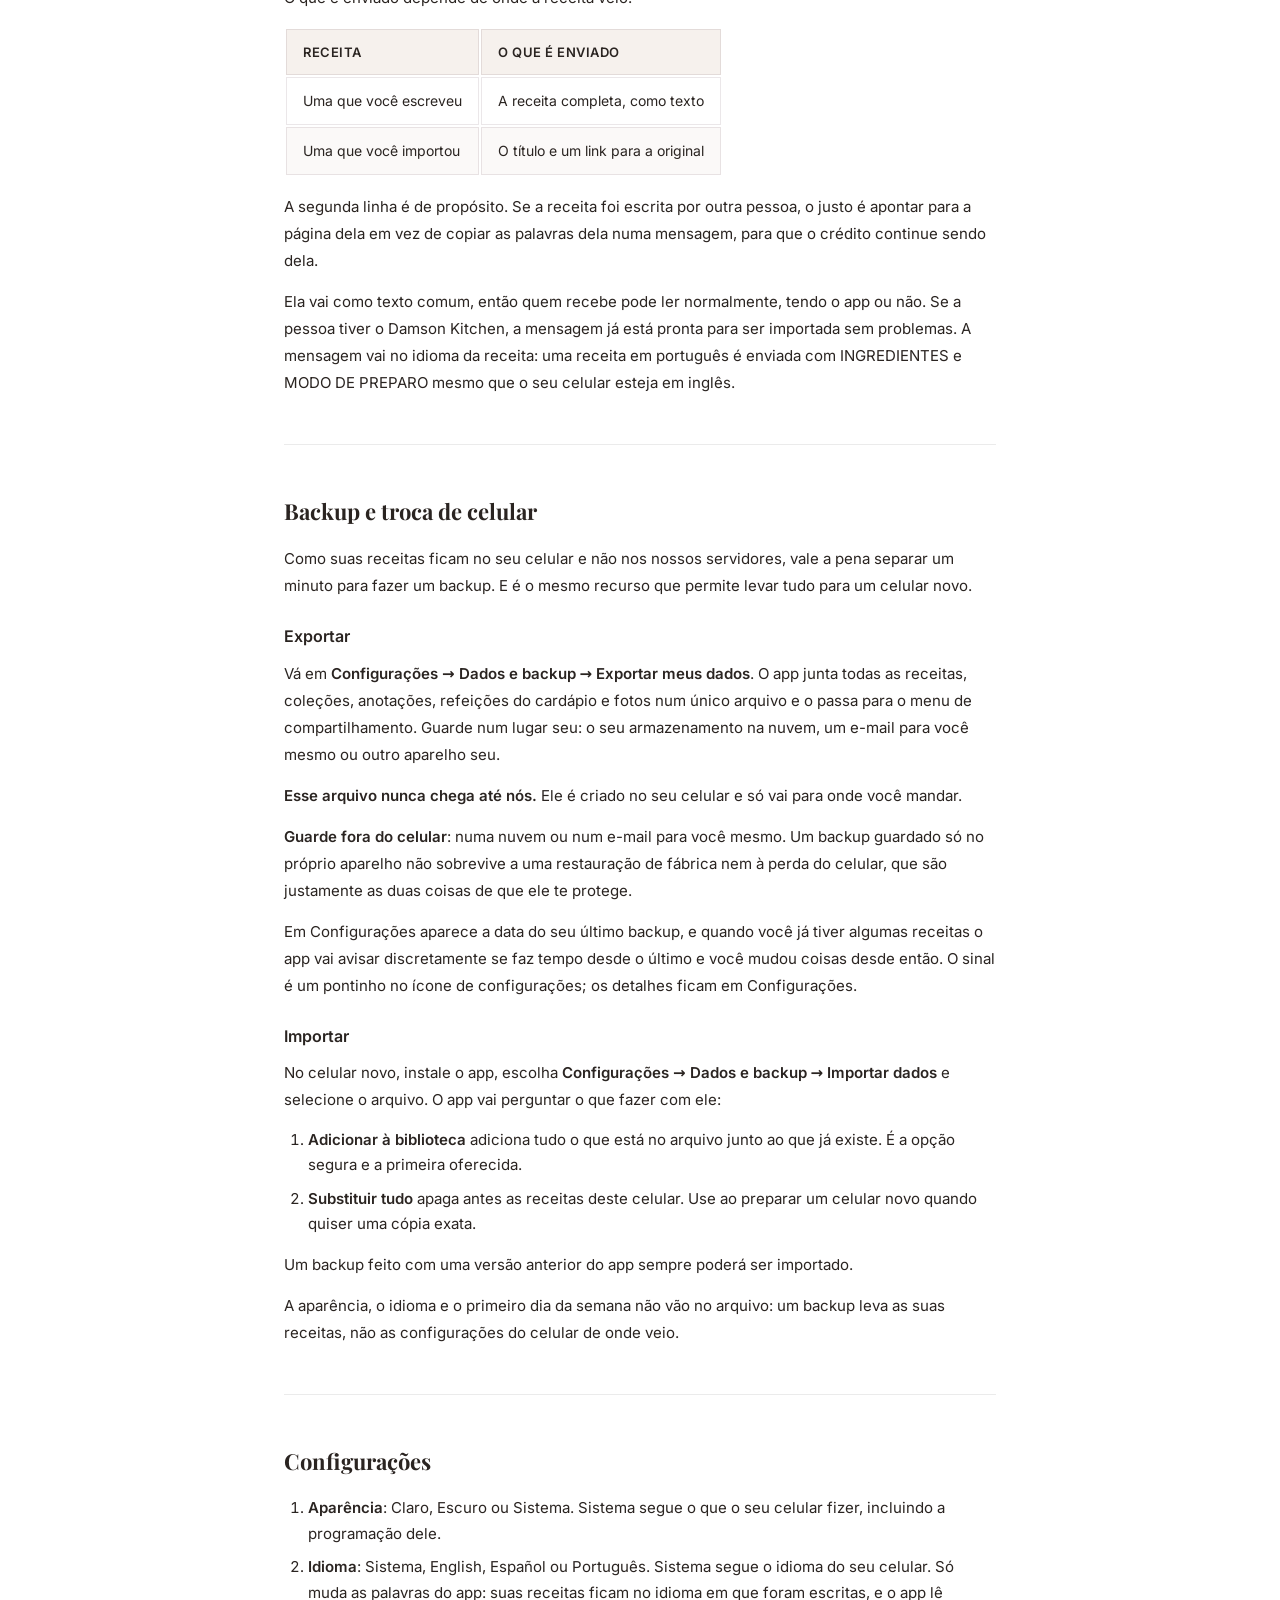
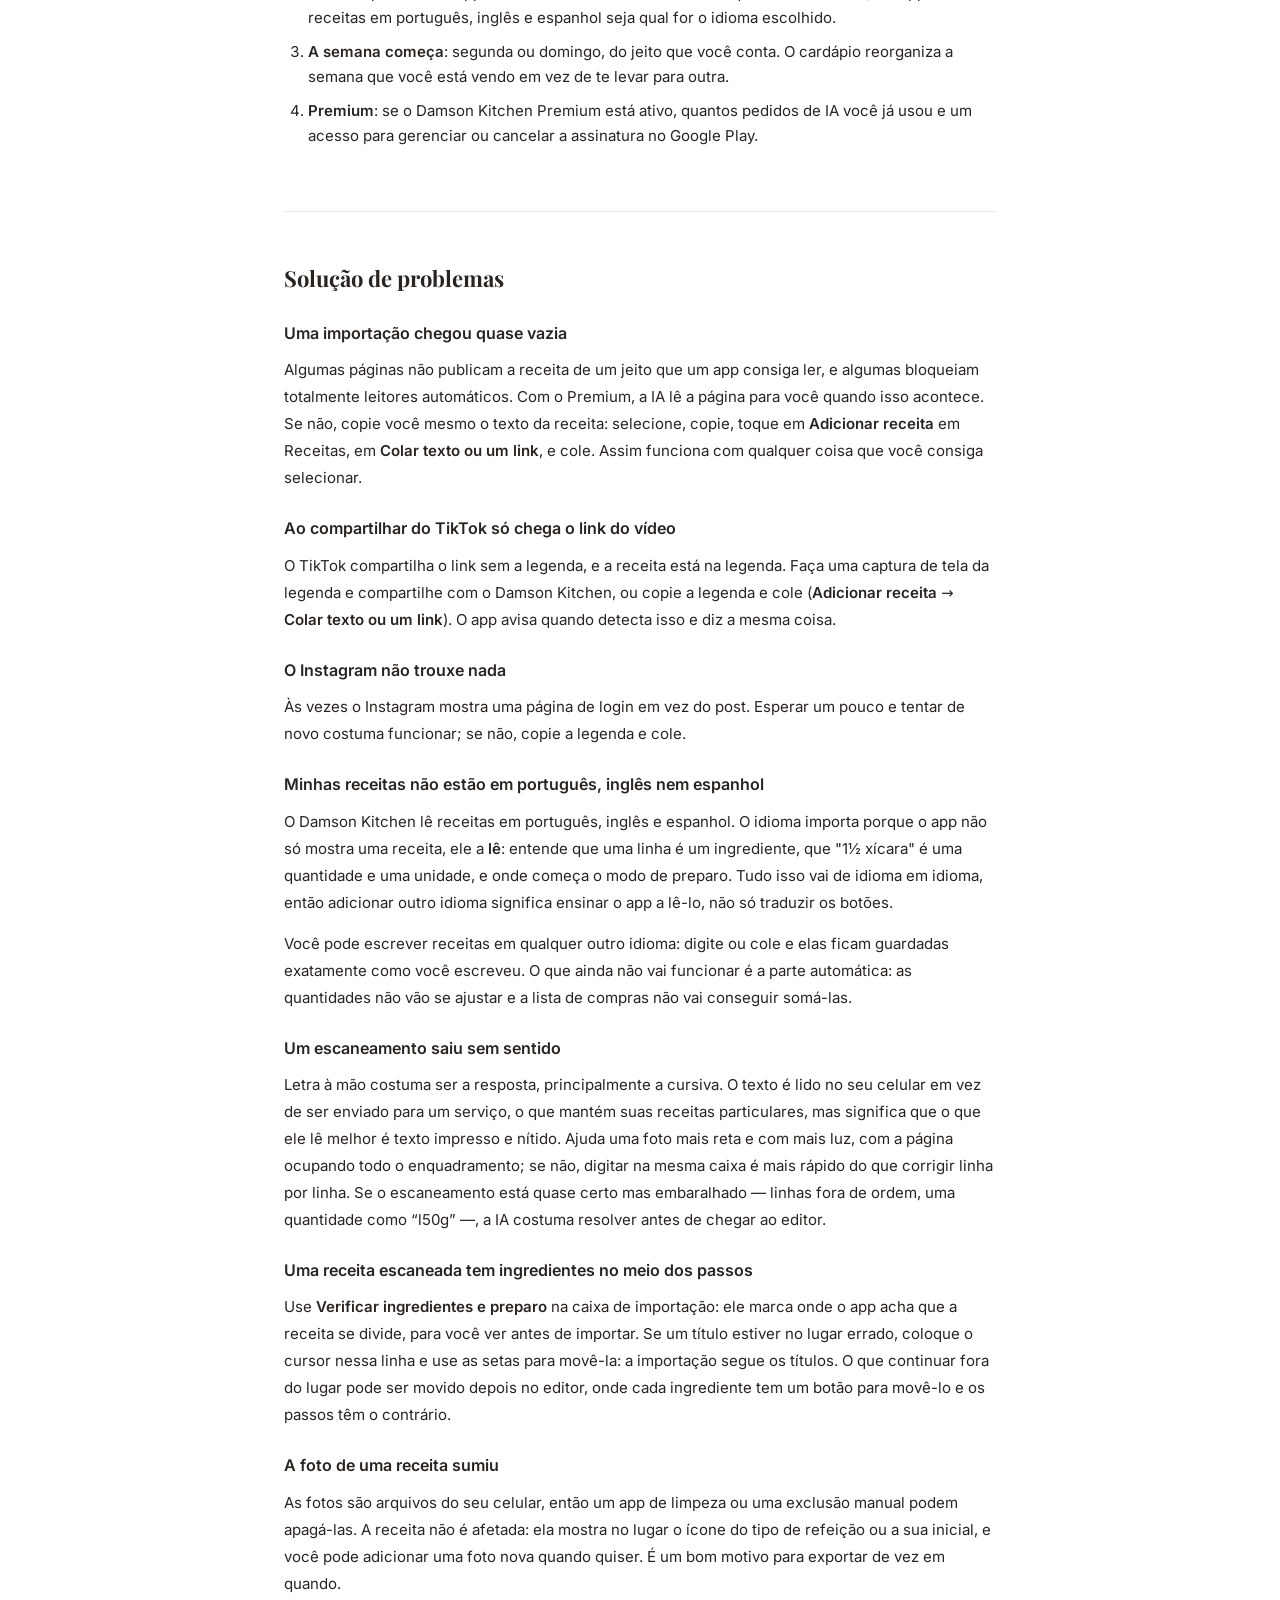
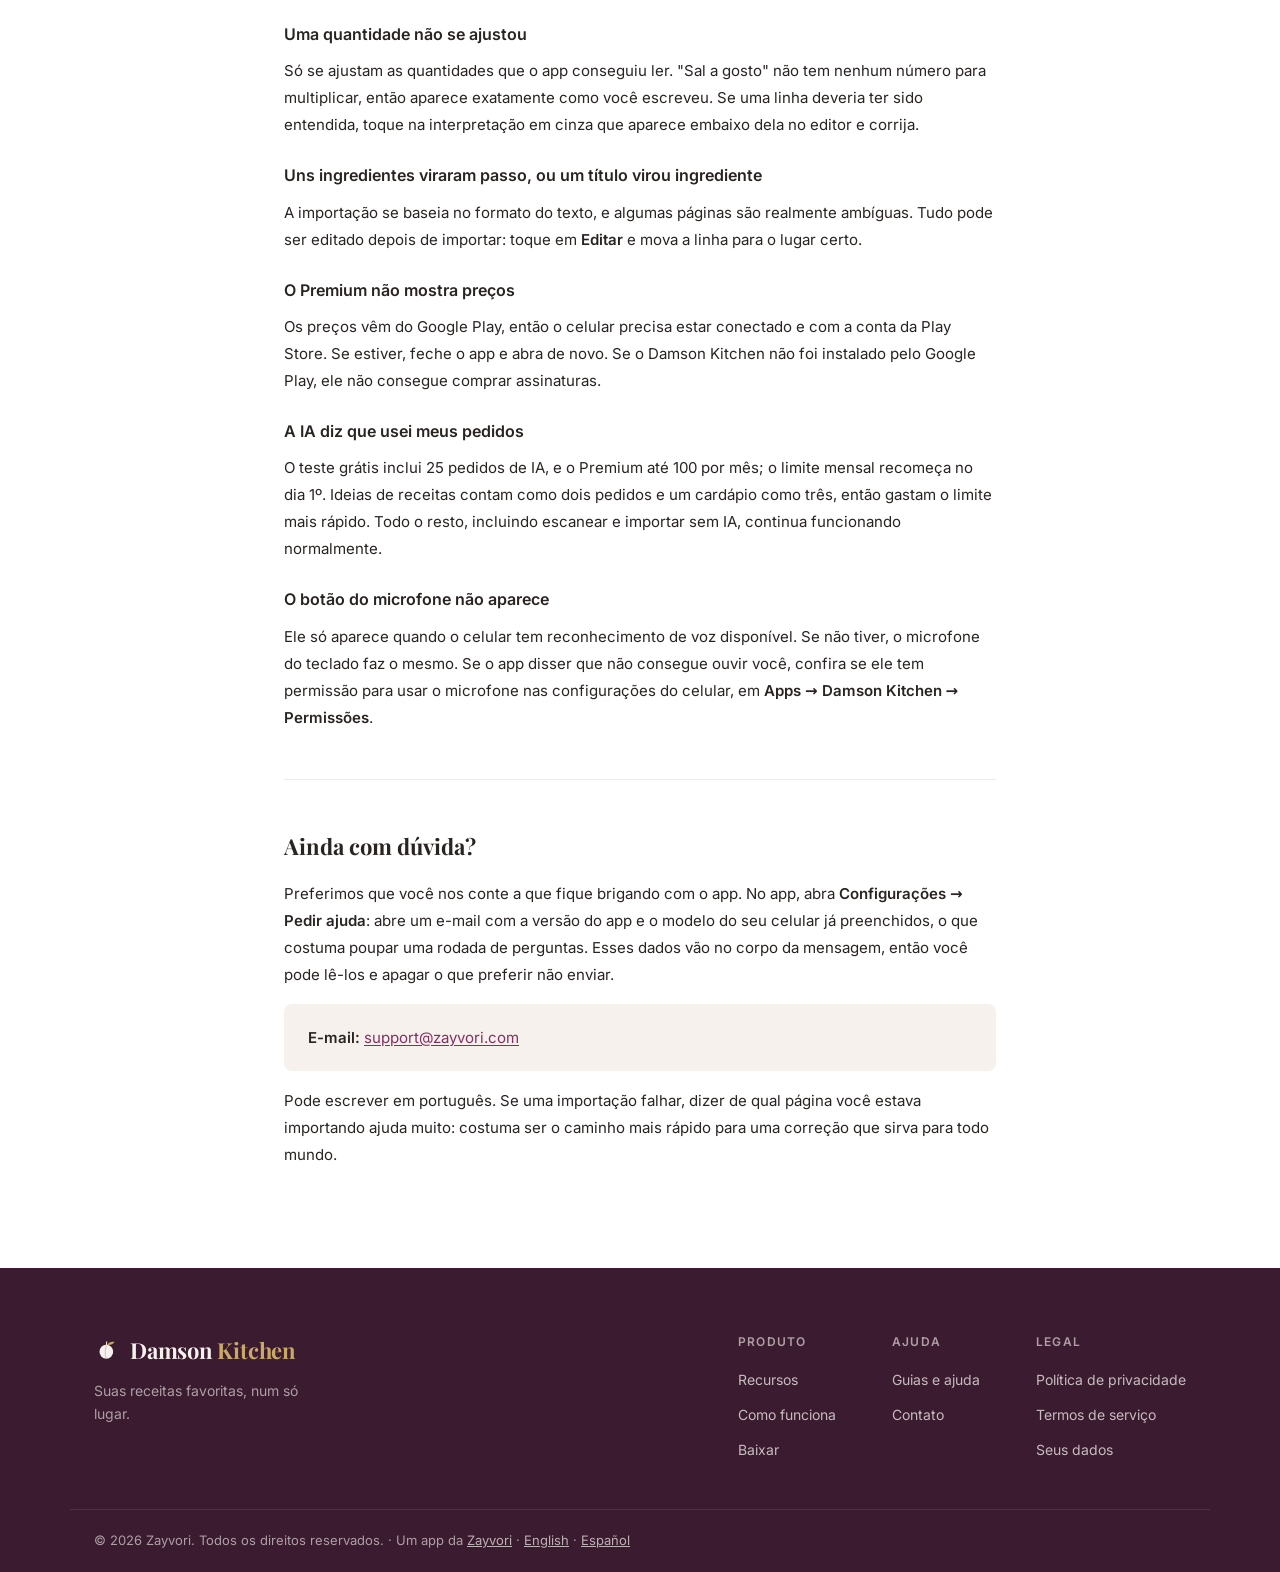
<file: pt/help.html>
<!DOCTYPE html>
<html lang="pt-BR">
<head>
  <meta charset="UTF-8" />
  <meta name="viewport" content="width=device-width, initial-scale=1.0" />
  <meta name="description" content="Como usar o Damson Kitchen: importar receitas, escrever as suas, ajustar porções, o modo cozinha, o cardápio da semana, a lista de compras e como levar suas receitas para um celular novo." />
  <link rel="canonical" href="https://damsonkitchen.com/pt/help.html" />
  <link rel="alternate" hreflang="en" href="https://damsonkitchen.com/help.html" />
  <link rel="alternate" hreflang="es" href="https://damsonkitchen.com/es/help.html" />
  <link rel="alternate" hreflang="pt" href="https://damsonkitchen.com/pt/help.html" />
  <link rel="alternate" hreflang="x-default" href="https://damsonkitchen.com/help.html" />
  <title>Guias e ajuda · Damson Kitchen</title>
  <link rel="icon" type="image/svg+xml" href="../assets/favicon.svg" />
  <link rel="apple-touch-icon" href="../assets/favicon.svg" />
  <link rel="stylesheet" href="../styles.css" />
</head>
<body>

  <!-- NAV -->
  <header class="nav">
    <div class="nav__inner container">
      <a href="/pt/" class="nav__logo">
        <svg class="brandmark" viewBox="0 0 32 32" xmlns="http://www.w3.org/2000/svg" aria-hidden="true" focusable="false"><g transform="translate(16,16) scale(0.28) translate(-53,-51)"><path d="M50 30C50.5 24 51 20 52 15" stroke="#833060" stroke-width="4.5" stroke-linecap="round" fill="none"/><ellipse cx="50" cy="59" rx="30" ry="31" fill="#833060"/><path d="M50 31C43.5 45 43.5 73 49 86" stroke="#5E2145" stroke-width="3.5" stroke-linecap="round" fill="none" opacity=".55"/><path d="M53 28C62 16 78 12 86 17 79 26 64 31 53 28Z" fill="#86682F"/></g></svg><span class="nav__logo-text">Damson <em>Kitchen</em></span>
      </a>
      <nav class="nav__links">
        <a href="/pt/#features">Recursos</a>
        <a href="/pt/#how-it-works">Como funciona</a>
        <a href="https://play.google.com/store/apps/details?id=com.damsonkitchen.app&amp;hl=pt-BR" class="btn btn--primary btn--sm" target="_blank" rel="noopener">Baixar</a>
      </nav>
      <details class="nav__lang">
        <summary aria-label="Language / Idioma" title="Language / Idioma"><svg viewBox="0 0 24 24" fill="none" stroke="currentColor" stroke-width="2" stroke-linecap="round" stroke-linejoin="round" aria-hidden="true" focusable="false"><circle cx="12" cy="12" r="9"/><path d="M3 12h18M12 3a14 14 0 0 1 0 18M12 3a14 14 0 0 0 0 18"/></svg><span>PT</span><svg class="nav__lang-caret" viewBox="0 0 24 24" fill="none" stroke="currentColor" stroke-width="2.5" stroke-linecap="round" stroke-linejoin="round" aria-hidden="true" focusable="false"><path d="M6 9l6 6 6-6"/></svg></summary>
        <ul class="nav__lang-menu">
          <li><a href="/help.html" lang="en" hreflang="en">English</a></li>
          <li><a href="/es/help.html" lang="es" hreflang="es">Español</a></li>
          <li><a href="/pt/help.html" lang="pt" hreflang="pt" aria-current="true">Português</a></li>
        </ul>
      </details>
      <button class="nav__hamburger" aria-label="Abrir menu">
        <span></span><span></span><span></span>
      </button>
    </div>
  </header>

  <!-- LEGAL HERO -->
  <section class="legal-hero">
    <div class="container legal-hero__inner">
      <span class="section-eyebrow">Guias</span>
      <h1>Guias e ajuda</h1>
      <p class="legal-hero__meta">Tudo o que você pode fazer com o Damson Kitchen, explicado sem complicação.</p>
    </div>
  </section>

  <!-- CONTENT -->
  <main class="legal-content">
    <div class="container legal-container">

      <div class="legal-notice">
        <strong>Antes de tudo:</strong> não há conta nem login. Abra o app e vá cozinhar. Cada receita, foto e anotação fica no seu celular e em nenhum outro lugar. É por isso que o app funciona sem internet, e é por isso que ninguém além de você vê o que você guarda.
      </div>

      <!-- INDEX. The anchors are shared with the English page and must not be
           translated: the app deep-links to them. -->
      <nav class="guide-index" aria-label="Guias">
        <a class="guide-card" href="#adding">
          <span class="guide-card__title">Adicionar receitas</span>
          <span class="guide-card__desc">Importe de um link, escaneie uma página, digite ou crie a sua</span>
        </a>
        <a class="guide-card" href="#cooking">
          <span class="guide-card__title">Cozinhar</span>
          <span class="guide-card__desc">Ajuste as porções e siga a receita no modo cozinha</span>
        </a>
        <a class="guide-card" href="#planning">
          <span class="guide-card__title">Planejar a semana</span>
          <span class="guide-card__desc">Organize as refeições e monte a lista de compras com elas</span>
        </a>
        <a class="guide-card" href="#ai">
          <span class="guide-card__title">Cozinhar com IA</span>
          <span class="guide-card__desc">Mude uma receita, encontre ideias, planeje um cardápio, ou é só falar</span>
        </a>
        <a class="guide-card" href="#organizing">
          <span class="guide-card__title">Organizar</span>
          <span class="guide-card__desc">Coleções, favoritas, tipos de refeição e anotações</span>
        </a>
        <a class="guide-card" href="#sharing">
          <span class="guide-card__title">Compartilhar uma receita</span>
          <span class="guide-card__desc">Passe adiante sem enviar nada para a nuvem</span>
        </a>
        <a class="guide-card" href="#backup">
          <span class="guide-card__title">Backup e celular novo</span>
          <span class="guide-card__desc">Exporte a sua biblioteca e leve com você</span>
        </a>
        <a class="guide-card" href="#settings">
          <span class="guide-card__title">Configurações</span>
          <span class="guide-card__desc">Claro ou escuro, idioma e o primeiro dia da semana</span>
        </a>
        <a class="guide-card" href="#trouble">
          <span class="guide-card__title">Solução de problemas</span>
          <span class="guide-card__desc">Quando uma importação não funciona, e outros tropeços</span>
        </a>
      </nav>

      <!-- ADDING -->
      <section class="legal-section" id="adding">
        <h2>Adicionar receitas</h2>

        <figure class="guide-figure guide-figure--right">
          <img class="shot" src="../assets/shots-pt/recipes.png" alt="A lista de receitas do Damson Kitchen" loading="lazy" />
        </figure>

        <h3>Adicionar uma receita</h3>
        <p>Toque em <strong>Adicionar receita</strong> em Receitas e escolha como: <strong>Foto ou captura de tela</strong>, <strong>Colar texto ou um link</strong> ou <strong>Escrever do zero</strong>. Chegue como chegar, a receita abre no editor para você conferir antes de salvar.</p>
        <p>Duas coisas que vale saber:</p>
        <ul class="legal-steps">
          <li><strong>Sempre dê uma olhada antes de salvar.</strong> As receitas chegam de mil jeitos, e o app é cauteloso de propósito: prefere deixar algo como ingrediente a errar e fazê-lo sumir sem avisar.</li>
          <li><strong>As receitas importadas nunca trazem foto.</strong> É de propósito: a foto do site de outra pessoa pertence a quem a tirou. Em troca, você tem um link para a receita original, e pode adicionar a sua própria foto quando quiser.</li>
        </ul>

        <h3>Compartilhar de outro app</h3>
        <p>O jeito mais rápido é mandar a receita para o Damson Kitchen de onde você a encontrou. No navegador, no Instagram, nas suas fotos ou no seu app de notas, toque em <strong>Compartilhar</strong> e escolha <strong>Damson Kitchen</strong>: vale uma página, um post ou uma captura de tela. Uma página de receita que o app consegue ler abre direto no editor.</p>
        <p>Se o app não encontrar a receita numa página, ou só uma parte, o Damson Kitchen Premium lê a página para você com IA. Sem o Premium, você recebe o que o app encontrou, para terminar você mesmo.</p>
        <p>O <strong>TikTok</strong> só compartilha o link do vídeo, não a legenda com a receita. Faça uma captura de tela da legenda e compartilhe a captura.</p>

        <h3>De uma foto ou captura de tela</h3>
        <p><strong>Ler fotos é grátis.</strong> Com o Damson Kitchen Premium, que tem 7 dias de teste grátis, a IA tira a receita do que foi lido.</p>
        <p>Muitas das receitas que mais valem a pena guardar não têm link nenhum: a página de um livro de receitas que você tem, uma ficha escrita à mão, uma captura de tela que uma amiga te mandou. Tire uma foto ou escolha imagens que você já tenha. Se a receita ocupar mais de uma página, escolha todas de uma vez, em ordem, e elas são lidas como uma só receita.</p>
        <p>O texto é lido <strong>no seu celular</strong>, e nenhuma foto da sua receita sai dele. Com o Premium, só as palavras seguem para a IA, que as transforma numa receita e a abre no editor. Sem ele, o texto espera na caixa para você conferir; depois toque em <strong>Importar</strong>.</p>
        <ul class="legal-steps">
          <li><strong>Páginas impressas e capturas de tela são bem lidas; letra cursiva, muitas vezes não.</strong> Se uma receita sair sem sentido, geralmente é por isso. Digitar é mais rápido do que brigar com ela.</li>
          <li><strong>Confira as quantidades antes de salvar.</strong> Isto é o mais importante. Uma foto pode ser lida errado de um jeito que parece perfeitamente razoável, não claramente errado, e uma quantidade errada seria ajustada errado toda vez que você fizesse a receita.</li>
        </ul>

        <h3>Colar ou digitar <span id="tidy"></span></h3>
        <p><strong>Colar texto ou um link</strong> abre uma caixa para uma receita que você copiou, uma legenda, um link ou uma receita escrita do zero: escreva como você faria no papel (o título, depois os ingredientes e depois o modo de preparo). Depois toque em <strong>Importar</strong>.</p>
        <ul class="legal-steps">
          <li><strong>Com o Premium, Importar usa IA</strong> para organizar em ingredientes e modo de preparo o que estiver na caixa: uma legenda cheia de hashtags, anotações feitas às pressas ou o link de uma página que esconde a receita. Só as palavras são enviadas, ao Claude, uma IA da Anthropic — nunca uma foto nem suas outras receitas — e nada fica guardado depois da resposta. Na primeira vez, o app explica isso e pergunta antes de enviar qualquer coisa. Mais na <a href="privacy.html#ai-import">política de privacidade</a>.</li>
          <li><strong>Ela organiza; não escreve.</strong> Não traduz a receita, não converte nem ajusta quantidades e não acrescenta nada que não estivesse no texto. Uma receita em inglês continua em inglês.</li>
          <li><strong>Importar sem IA</strong>, embaixo do botão, importa a caixa como o app sempre fez; e sem o Premium, é isso que o Importar faz.</li>
          <li><strong>Voltar</strong>, a partir do editor, leva você de volta à caixa do jeito que você deixou.</li>
        </ul>
        <p>Na caixa há duas coisas que ajudam quando você mesmo organiza uma receita:</p>
        <ul class="legal-steps">
          <li><strong>Verificar ingredientes e preparo</strong> adiciona os títulos <strong>INGREDIENTES</strong> e <strong>MODO DE PREPARO</strong> onde acha que a receita se divide (ou INGREDIENTS e METHOD se a receita estiver em inglês). Não são enfeite: essas palavras são exatamente o que o app lê ao importar, então, se um título estiver no lugar errado, movê-lo move a divisão. Toque no botão de novo depois de uma mudança e os títulos se movem para combinar.</li>
          <li><strong>As setas para cima e para baixo</strong> movem a linha onde está o cursor, o que te poupa de selecionar, recortar e colar para mudar uma linha de lugar: útil para um título que ficou uma linha alto demais ou um ingrediente que foi parar no meio dos passos.</li>
        </ul>

        <h3>Criar a sua</h3>
        <p>Toque em <strong>Adicionar receita</strong>, depois em <strong>Escrever do zero</strong>, e preencha o quanto quiser: só o título é obrigatório.</p>
        <ul class="legal-steps">
          <li><strong>Os ingredientes são escritos do jeito que você falaria</strong>: "2 xícaras (chá) de farinha", "3 ovos", "um punhado de salsinha". Por trás, o app entende a quantidade para poder ajustar a receita depois, e mostra o que entendeu em letra cinza embaixo da linha; toque nela para corrigir se ele errou.</li>
          <li><strong>Quantidades vagas não são problema.</strong> "Sal a gosto" fica exatamente como você escreveu. Nada é inventado, e essa linha simplesmente não é ajustada.</li>
          <li><strong>Os passos</strong> são reordenados arrastando o círculo com o número.</li>
          <li><strong>Fotos:</strong> toque em <strong>+</strong> para fotografar o prato pronto ou escolher uma foto da galeria. A primeira foto é a capa; toque em qualquer outra para torná-la a capa.</li>
        </ul>

        <h3>Seções de ingredientes</h3>
        <p>Receitas com partes (uma massa e um recheio, um bolo e a cobertura) podem agrupar os ingredientes sob títulos. Ao importar, o app reconhece títulos como "Para o recheio" e já os prepara para você. Para adicionar um você mesmo, use a ação <strong>Seção</strong> acima da lista de ingredientes.</p>
        <p>Excluir uma seção nunca apaga ingredientes sem perguntar. Se ela tiver algo dentro, o app oferece passar esses ingredientes para a seção ao lado. Na última seção que sobra, o controle vira <strong>Remover título</strong>, que volta a uma lista simples sem perder nada.</p>
      </section>

      <!-- COOKING -->
      <section class="legal-section" id="cooking">
        <h2>Cozinhar</h2>

        <figure class="guide-figure guide-figure--right">
          <img class="shot" src="../assets/shots-pt/cookmode.png" alt="O modo cozinha, com um passo de cada vez em letra grande" loading="lazy" />
        </figure>

        <h3>Mudar o número de porções</h3>
        <p>Se uma receita diz para quantas pessoas serve, aparece um seletor acima dos ingredientes. Mude o número e todas as quantidades se ajustam, em frações de cozinha: você vê <strong>¾ colher de chá</strong> em vez de 0,75. Toque no próprio número para digitá-lo em vez de apertar <strong>+</strong> várias vezes.</p>
        <p>Isso nunca muda a receita. É só uma visualização, e as quantidades originais são sempre as que você salvou. Toque no aviso "Ajustada a partir de" para voltar.</p>
        <p>Toque em qualquer ingrediente para marcá-lo conforme for separando. Essas marcas somem quando você sai da receita.</p>

        <h3>Modo cozinha</h3>
        <p>Toque em <strong>Cozinhar</strong> para ver um passo de cada vez em letra grande, feita para ser lida de longe e com as mãos sujas de farinha. Deslize ou use os botões largos para passar de um passo para outro, e abra a folha de baixo quando quiser para ver os ingredientes sem perder o lugar.</p>
        <p><strong>A tela não apaga enquanto o modo cozinha está aberto</strong>, e volta ao normal assim que você sai.</p>
        <p>Se você ajustou as porções antes de tocar em Cozinhar, o modo cozinha também mostra as quantidades ajustadas.</p>
      </section>

      <!-- PLANNING -->
      <section class="legal-section" id="planning">
        <h2>Planejar a semana</h2>

        <figure class="guide-figure guide-figure--right">
          <img class="shot" src="../assets/shots-pt/planner.png" alt="O cardápio da semana" loading="lazy" />
        </figure>

        <h3>O cardápio</h3>
        <p>A aba <strong>Cardápio</strong> mostra uma semana de cada vez, com café da manhã, almoço, jantar e lanche em cada dia. Escolha um dia, uma receita e a refeição a que ela pertence.</p>
        <ul class="legal-steps">
          <li><strong>As ocasiões</strong> são texto livre: "Almoço de domingo", "Aniversário da mãe". Os nomes que você já usou aparecem como sugestões.</li>
          <li><strong>O número de pessoas fica na refeição, não na receita.</strong> O mesmo prato pode ser para quatro na terça e para doze numa festa. Deixe em branco para usar o que a receita diz.</li>
          <li>Ao abrir uma refeição do cardápio, ela já aparece ajustada para esse número de pessoas.</li>
        </ul>
        <p>Você pode colocar a mesma receita duas vezes num dia, ou duas receitas na mesma refeição: nenhuma das duas coisas é considerada erro.</p>

        <h3>A lista de compras</h3>
        <figure class="guide-figure guide-figure--right">
          <img class="shot" src="../assets/shots-pt/shopping.png" alt="A lista de compras agrupada por seção do mercado" loading="lazy" />
        </figure>
        <p>A aba <strong>Compras</strong> se monta sozinha a partir do que você planejou, agrupada por seção do mercado para você não ficar indo e voltando entre os corredores. Escolha se quer cobrir a próxima semana, as próximas duas ou as próximas quatro.</p>
        <ul class="legal-steps">
          <li><strong>Começa de hoje, não de segunda.</strong> O que você já comeu não deveria te seguir pelo mercado.</li>
          <li><strong>As quantidades são somadas quando dá.</strong> 200 g de farinha numa refeição e 150 g em outra viram 350 g.</li>
          <li><strong>Unidades diferentes ficam em linhas separadas.</strong> "200 g de farinha" e "2 xícaras de farinha" não se juntam, porque converter direito entre elas é algo que o app ainda não faz, e um total inventado é pior do que duas linhas honestas.</li>
          <li>Funciona igual com receitas em português, inglês ou espanhol: "cebola" vai para Hortifrúti, e "onion" também.</li>
          <li>As marcas ficam salvas enquanto você compra, mesmo se fechar o app.</li>
        </ul>
      </section>

      <!-- AI -->
      <section class="legal-section" id="ai">
        <h2>Cozinhar com IA</h2>
        <p>Toque em <strong>IA</strong> no alto de Receitas para ver tudo o que a IA pode fazer no Damson Kitchen. Faz parte do Damson Kitchen Premium, com 7 dias de teste grátis; nada é cobrado a menos que você escolha um plano no Google Play.</p>

        <h3>Mudar uma receita</h3>
        <p>Abra qualquer receita e toque em <strong>IA</strong> no alto: deixe-a vegetariana, sem glúten, mais picante ou mais rápida, ou peça que renda para mais gente. Toque numa sugestão ou escreva a sua. Você recebe uma <strong>cópia nova</strong> para conferir e salvar; a original continua exatamente como está.</p>

        <h3>O que posso fazer?</h3>
        <p>Diga o que você tem — "sobrecoxas de frango, um limão, meio saco de espinafre" — e qualquer outra coisa que importe: quanto tempo você tem, quem vai comer, uma alergia. Você recebe até três receitas; abra no editor a que gostar e salve.</p>

        <h3>Planejar um cardápio</h3>
        <p>Descreva a ocasião — "um jantar de aniversário para 10, um convidado vegetariano" — e receba um cardápio sob medida, com cada prato servindo o número de pessoas que você disse. <strong>Adicionar ao Cardápio</strong> salva as receitas e as coloca no dia e na refeição que você escolher, então o cardápio inteiro vai para a sua lista de compras. O botão <strong>IA</strong> da aba Cardápio leva direto para cá.</p>

        <h3>Falar em vez de digitar</h3>
        <p>Toque no <strong>microfone</strong> embaixo da caixa e diga o que quer; toque de novo quando terminar. Suas palavras aparecem na caixa para você conferir antes de enviar qualquer coisa. Ele usa o reconhecimento de voz do próprio celular, o mesmo do microfone do teclado, então o Damson Kitchen nunca recebe a gravação. Mais na <a href="privacy.html#microphone">política de privacidade</a>.</p>

        <h3>Confira o que você recebe</h3>
        <ul class="legal-steps">
          <li><strong>Nada é salvo até você salvar.</strong> Cada receita abre primeiro no editor, e um cardápio só é salvo quando você o adiciona ao Cardápio.</li>
          <li><strong>A IA é uma ajuda, não uma conselheira.</strong> Ela respeita qualquer alergia ou dieta que você indicar, mas pode errar e nunca sabe o que há nos produtos que você compra. Confira cada receita, leia os rótulos e garanta que a comida esteja bem cozida.</li>
          <li><strong>Limite.</strong> O teste grátis inclui 25 pedidos de IA, e o Premium até 100 por mês. Importar ou mudar uma receita conta como um, ideias como dois e um cardápio como três; escanear nunca conta. <strong>Configurações &rarr; Premium</strong> mostra quantos você já usou.</li>
        </ul>
      </section>

      <!-- ORGANIZING -->
      <section class="legal-section" id="organizing">
        <h2>Organizar</h2>

        <figure class="guide-figure guide-figure--right">
          <img class="shot" src="../assets/shots-pt/collections.png" alt="Coleções de receitas" loading="lazy" />
        </figure>

        <h3>Coleções</h3>
        <p>As coleções são grupos com nome: "Jantares da semana", "Natal", "O que as crianças comem de verdade". Uma receita pode estar em quantas você quiser. Adicione pela própria página da receita com o botão da pasta, ou crie coleções na aba <strong>Coleções</strong>.</p>
        <p>Excluir uma coleção nunca exclui as receitas que estão nela.</p>

        <h3>Favoritas</h3>
        <p>Toque no coração de qualquer receita. Assim que você marcar alguma, aparece um filtro de <strong>Favoritas</strong> em Receitas e um grupo de Favoritas no começo de Coleções. Ele não pode ser renomeado nem excluído: desmarque o coração de uma receita para tirá-la.</p>

        <h3>Tipos de refeição e busca</h3>
        <p>Dê um tipo a uma receita (café da manhã, jantar, sobremesa, confeitaria etc.) e ela ganha o ícone e o filtro desse tipo. Só aparecem os tipos que você usou, para a fileira ficar curta.</p>
        <p><strong>A busca olha os ingredientes além dos títulos</strong>, então ao buscar "linguiça" você encontra as receitas que levam linguiça mesmo que ela não esteja no nome. A busca e os filtros por tipo funcionam juntos.</p>

        <h3>Anotações</h3>
        <p>Cada receita tem um campo de anotações para o que você escreveria na margem: "precisou de mais 10 minutos", "com metade do açúcar". As anotações são só suas e nunca vão junto com uma receita compartilhada.</p>
      </section>

      <!-- SHARING -->
      <section class="legal-section" id="sharing">
        <h2>Compartilhar uma receita</h2>
        <p>Abra uma receita e toque no ícone de compartilhar na barra de cima para enviá-la pelo menu de compartilhamento do seu celular: uma mensagem, um e-mail, o que você costuma usar. <strong>Nada é enviado para a nuvem e nenhum arquivo é criado.</strong> A mensagem é escrita no seu celular e passada direto para o app que você escolher.</p>
        <p>O que é enviado depende de onde a receita veio:</p>
        <div class="legal-table">
          <table>
            <thead>
              <tr><th>Receita</th><th>O que é enviado</th></tr>
            </thead>
            <tbody>
              <tr><td>Uma que você escreveu</td><td>A receita completa, como texto</td></tr>
              <tr><td>Uma que você importou</td><td>O título e um link para a original</td></tr>
            </tbody>
          </table>
        </div>
        <p>A segunda linha é de propósito. Se a receita foi escrita por outra pessoa, o justo é apontar para a página dela em vez de copiar as palavras dela numa mensagem, para que o crédito continue sendo dela.</p>
        <p>Ela vai como texto comum, então quem recebe pode ler normalmente, tendo o app ou não. Se a pessoa tiver o Damson Kitchen, a mensagem já está pronta para ser importada sem problemas. A mensagem vai no idioma da receita: uma receita em português é enviada com INGREDIENTES e MODO DE PREPARO mesmo que o seu celular esteja em inglês.</p>
      </section>

      <!-- BACKUP -->
      <section class="legal-section" id="backup">
        <h2>Backup e troca de celular</h2>
        <p>Como suas receitas ficam no seu celular e não nos nossos servidores, vale a pena separar um minuto para fazer um backup. E é o mesmo recurso que permite levar tudo para um celular novo.</p>

        <h3>Exportar</h3>
        <p>Vá em <strong>Configurações &rarr; Dados e backup &rarr; Exportar meus dados</strong>. O app junta todas as receitas, coleções, anotações, refeições do cardápio e fotos num único arquivo e o passa para o menu de compartilhamento. Guarde num lugar seu: o seu armazenamento na nuvem, um e-mail para você mesmo ou outro aparelho seu.</p>
        <p><strong>Esse arquivo nunca chega até nós.</strong> Ele é criado no seu celular e só vai para onde você mandar.</p>
        <p><strong>Guarde fora do celular</strong>: numa nuvem ou num e-mail para você mesmo. Um backup guardado só no próprio aparelho não sobrevive a uma restauração de fábrica nem à perda do celular, que são justamente as duas coisas de que ele te protege.</p>
        <p>Em Configurações aparece a data do seu último backup, e quando você já tiver algumas receitas o app vai avisar discretamente se faz tempo desde o último e você mudou coisas desde então. O sinal é um pontinho no ícone de configurações; os detalhes ficam em Configurações.</p>

        <h3>Importar</h3>
        <p>No celular novo, instale o app, escolha <strong>Configurações &rarr; Dados e backup &rarr; Importar dados</strong> e selecione o arquivo. O app vai perguntar o que fazer com ele:</p>
        <ul class="legal-steps">
          <li><strong>Adicionar à biblioteca</strong> adiciona tudo o que está no arquivo junto ao que já existe. É a opção segura e a primeira oferecida.</li>
          <li><strong>Substituir tudo</strong> apaga antes as receitas deste celular. Use ao preparar um celular novo quando quiser uma cópia exata.</li>
        </ul>
        <p>Um backup feito com uma versão anterior do app sempre poderá ser importado.</p>
        <p>A aparência, o idioma e o primeiro dia da semana não vão no arquivo: um backup leva as suas receitas, não as configurações do celular de onde veio.</p>
      </section>

      <!-- SETTINGS -->
      <section class="legal-section" id="settings">
        <h2>Configurações</h2>
        <ul class="legal-steps">
          <li><strong>Aparência</strong>: Claro, Escuro ou Sistema. Sistema segue o que o seu celular fizer, incluindo a programação dele.</li>
          <li><strong>Idioma</strong>: Sistema, English, Español ou Português. Sistema segue o idioma do seu celular. Só muda as palavras do app: suas receitas ficam no idioma em que foram escritas, e o app lê receitas em português, inglês e espanhol seja qual for o idioma escolhido.</li>
          <li><strong>A semana começa</strong>: segunda ou domingo, do jeito que você conta. O cardápio reorganiza a semana que você está vendo em vez de te levar para outra.</li>
          <li><strong>Premium</strong>: se o Damson Kitchen Premium está ativo, quantos pedidos de IA você já usou e um acesso para gerenciar ou cancelar a assinatura no Google Play.</li>
        </ul>
      </section>

      <!-- TROUBLESHOOTING -->
      <section class="legal-section" id="trouble">
        <h2>Solução de problemas</h2>

        <h3>Uma importação chegou quase vazia</h3>
        <p>Algumas páginas não publicam a receita de um jeito que um app consiga ler, e algumas bloqueiam totalmente leitores automáticos. Com o Premium, a IA lê a página para você quando isso acontece. Se não, copie você mesmo o texto da receita: selecione, copie, toque em <strong>Adicionar receita</strong> em Receitas, em <strong>Colar texto ou um link</strong>, e cole. Assim funciona com qualquer coisa que você consiga selecionar.</p>

        <h3>Ao compartilhar do TikTok só chega o link do vídeo</h3>
        <p>O TikTok compartilha o link sem a legenda, e a receita está na legenda. Faça uma captura de tela da legenda e compartilhe com o Damson Kitchen, ou copie a legenda e cole (<strong>Adicionar receita</strong> &rarr; <strong>Colar texto ou um link</strong>). O app avisa quando detecta isso e diz a mesma coisa.</p>

        <h3>O Instagram não trouxe nada</h3>
        <p>Às vezes o Instagram mostra uma página de login em vez do post. Esperar um pouco e tentar de novo costuma funcionar; se não, copie a legenda e cole.</p>

        <h3>Minhas receitas não estão em português, inglês nem espanhol</h3>
        <p>O Damson Kitchen lê receitas em português, inglês e espanhol. O idioma importa porque o app não só mostra uma receita, ele a <strong>lê</strong>: entende que uma linha é um ingrediente, que "1&frac12; xícara" é uma quantidade e uma unidade, e onde começa o modo de preparo. Tudo isso vai de idioma em idioma, então adicionar outro idioma significa ensinar o app a lê-lo, não só traduzir os botões.</p>
        <p>Você pode escrever receitas em qualquer outro idioma: digite ou cole e elas ficam guardadas exatamente como você escreveu. O que ainda não vai funcionar é a parte automática: as quantidades não vão se ajustar e a lista de compras não vai conseguir somá-las.</p>

        <h3>Um escaneamento saiu sem sentido</h3>
        <p>Letra à mão costuma ser a resposta, principalmente a cursiva. O texto é lido no seu celular em vez de ser enviado para um serviço, o que mantém suas receitas particulares, mas significa que o que ele lê melhor é texto impresso e nítido. Ajuda uma foto mais reta e com mais luz, com a página ocupando todo o enquadramento; se não, digitar na mesma caixa é mais rápido do que corrigir linha por linha. Se o escaneamento está quase certo mas embaralhado — linhas fora de ordem, uma quantidade como “l50g” —, a IA costuma resolver antes de chegar ao editor.</p>

        <h3>Uma receita escaneada tem ingredientes no meio dos passos</h3>
        <p>Use <strong>Verificar ingredientes e preparo</strong> na caixa de importação: ele marca onde o app acha que a receita se divide, para você ver antes de importar. Se um título estiver no lugar errado, coloque o cursor nessa linha e use as setas para movê-la: a importação segue os títulos. O que continuar fora do lugar pode ser movido depois no editor, onde cada ingrediente tem um botão para movê-lo e os passos têm o contrário.</p>

        <h3>A foto de uma receita sumiu</h3>
        <p>As fotos são arquivos do seu celular, então um app de limpeza ou uma exclusão manual podem apagá-las. A receita não é afetada: ela mostra no lugar o ícone do tipo de refeição ou a sua inicial, e você pode adicionar uma foto nova quando quiser. É um bom motivo para exportar de vez em quando.</p>

        <h3>Uma quantidade não se ajustou</h3>
        <p>Só se ajustam as quantidades que o app conseguiu ler. "Sal a gosto" não tem nenhum número para multiplicar, então aparece exatamente como você escreveu. Se uma linha deveria ter sido entendida, toque na interpretação em cinza que aparece embaixo dela no editor e corrija.</p>

        <h3>Uns ingredientes viraram passo, ou um título virou ingrediente</h3>
        <p>A importação se baseia no formato do texto, e algumas páginas são realmente ambíguas. Tudo pode ser editado depois de importar: toque em <strong>Editar</strong> e mova a linha para o lugar certo.</p>
        <h3>O Premium não mostra preços</h3>
        <p>Os preços vêm do Google Play, então o celular precisa estar conectado e com a conta da Play Store. Se estiver, feche o app e abra de novo. Se o Damson Kitchen não foi instalado pelo Google Play, ele não consegue comprar assinaturas.</p>

        <h3>A IA diz que usei meus pedidos</h3>
        <p>O teste grátis inclui 25 pedidos de IA, e o Premium até 100 por mês; o limite mensal recomeça no dia 1º. Ideias de receitas contam como dois pedidos e um cardápio como três, então gastam o limite mais rápido. Todo o resto, incluindo escanear e importar sem IA, continua funcionando normalmente.</p>

        <h3>O botão do microfone não aparece</h3>
        <p>Ele só aparece quando o celular tem reconhecimento de voz disponível. Se não tiver, o microfone do teclado faz o mesmo. Se o app disser que não consegue ouvir você, confira se ele tem permissão para usar o microfone nas configurações do celular, em <strong>Apps &rarr; Damson Kitchen &rarr; Permissões</strong>.</p>
      </section>

      <!-- CONTACT -->
      <section class="legal-section" id="contact">
        <h2>Ainda com dúvida?</h2>
        <p>Preferimos que você nos conte a que fique brigando com o app. No app, abra <strong>Configurações &rarr; Pedir ajuda</strong>: abre um e-mail com a versão do app e o modelo do seu celular já preenchidos, o que costuma poupar uma rodada de perguntas. Esses dados vão no corpo da mensagem, então você pode lê-los e apagar o que preferir não enviar.</p>
        <div class="legal-contact">
          <p><strong>E-mail:</strong> <a href="mailto:support@zayvori.com">support@zayvori.com</a></p>
        </div>
        <p>Pode escrever em português. Se uma importação falhar, dizer de qual página você estava importando ajuda muito: costuma ser o caminho mais rápido para uma correção que sirva para todo mundo.</p>
      </section>

    </div>
  </main>

  <!-- FOOTER -->
  <footer class="footer">
    <div class="container footer__inner">
      <div class="footer__brand">
        <a href="/pt/" class="nav__logo">
          <svg class="brandmark" viewBox="0 0 32 32" xmlns="http://www.w3.org/2000/svg" aria-hidden="true" focusable="false"><g transform="translate(16,16) scale(0.28) translate(-53,-51)"><path d="M50 30C50.5 24 51 20 52 15" stroke="#F6F1ED" stroke-width="4.5" stroke-linecap="round" fill="none"/><ellipse cx="50" cy="59" rx="30" ry="31" fill="#F6F1ED"/><path d="M50 31C43.5 45 43.5 73 49 86" stroke="#833060" stroke-width="3.5" stroke-linecap="round" fill="none" opacity=".34"/><path d="M53 28C62 16 78 12 86 17 79 26 64 31 53 28Z" fill="#C9A868"/></g></svg>
          <span class="nav__logo-text">Damson <em>Kitchen</em></span>
        </a>
        <p>Suas receitas favoritas, num só lugar.</p>
      </div>
      <div class="footer__links">
        <div class="footer__col">
          <h4>Produto</h4>
          <a href="/pt/#features">Recursos</a>
          <a href="/pt/#how-it-works">Como funciona</a>
          <a href="/pt/#download">Baixar</a>
        </div>
        <div class="footer__col">
          <h4>Ajuda</h4>
          <a href="help.html" aria-current="page">Guias e ajuda</a>
          <a href="mailto:support@zayvori.com">Contato</a>
        </div>
        <div class="footer__col">
          <h4>Legal</h4>
          <a href="privacy.html">Política de privacidade</a>
          <a href="terms.html">Termos de serviço</a>
          <a href="delete-account.html">Seus dados</a>
        </div>
      </div>
    </div>
    <div class="footer__bottom container">
      <p>&copy; 2026 Zayvori. Todos os direitos reservados. · Um app da <a href="https://zayvori.com" target="_blank" rel="noopener">Zayvori</a> · <a href="/help.html" lang="en" hreflang="en">English</a> · <a href="/es/help.html" lang="es" hreflang="es">Español</a></p>
    </div>
  </footer>

  <script src="../script.js"></script>
</body>
</html>
</file>
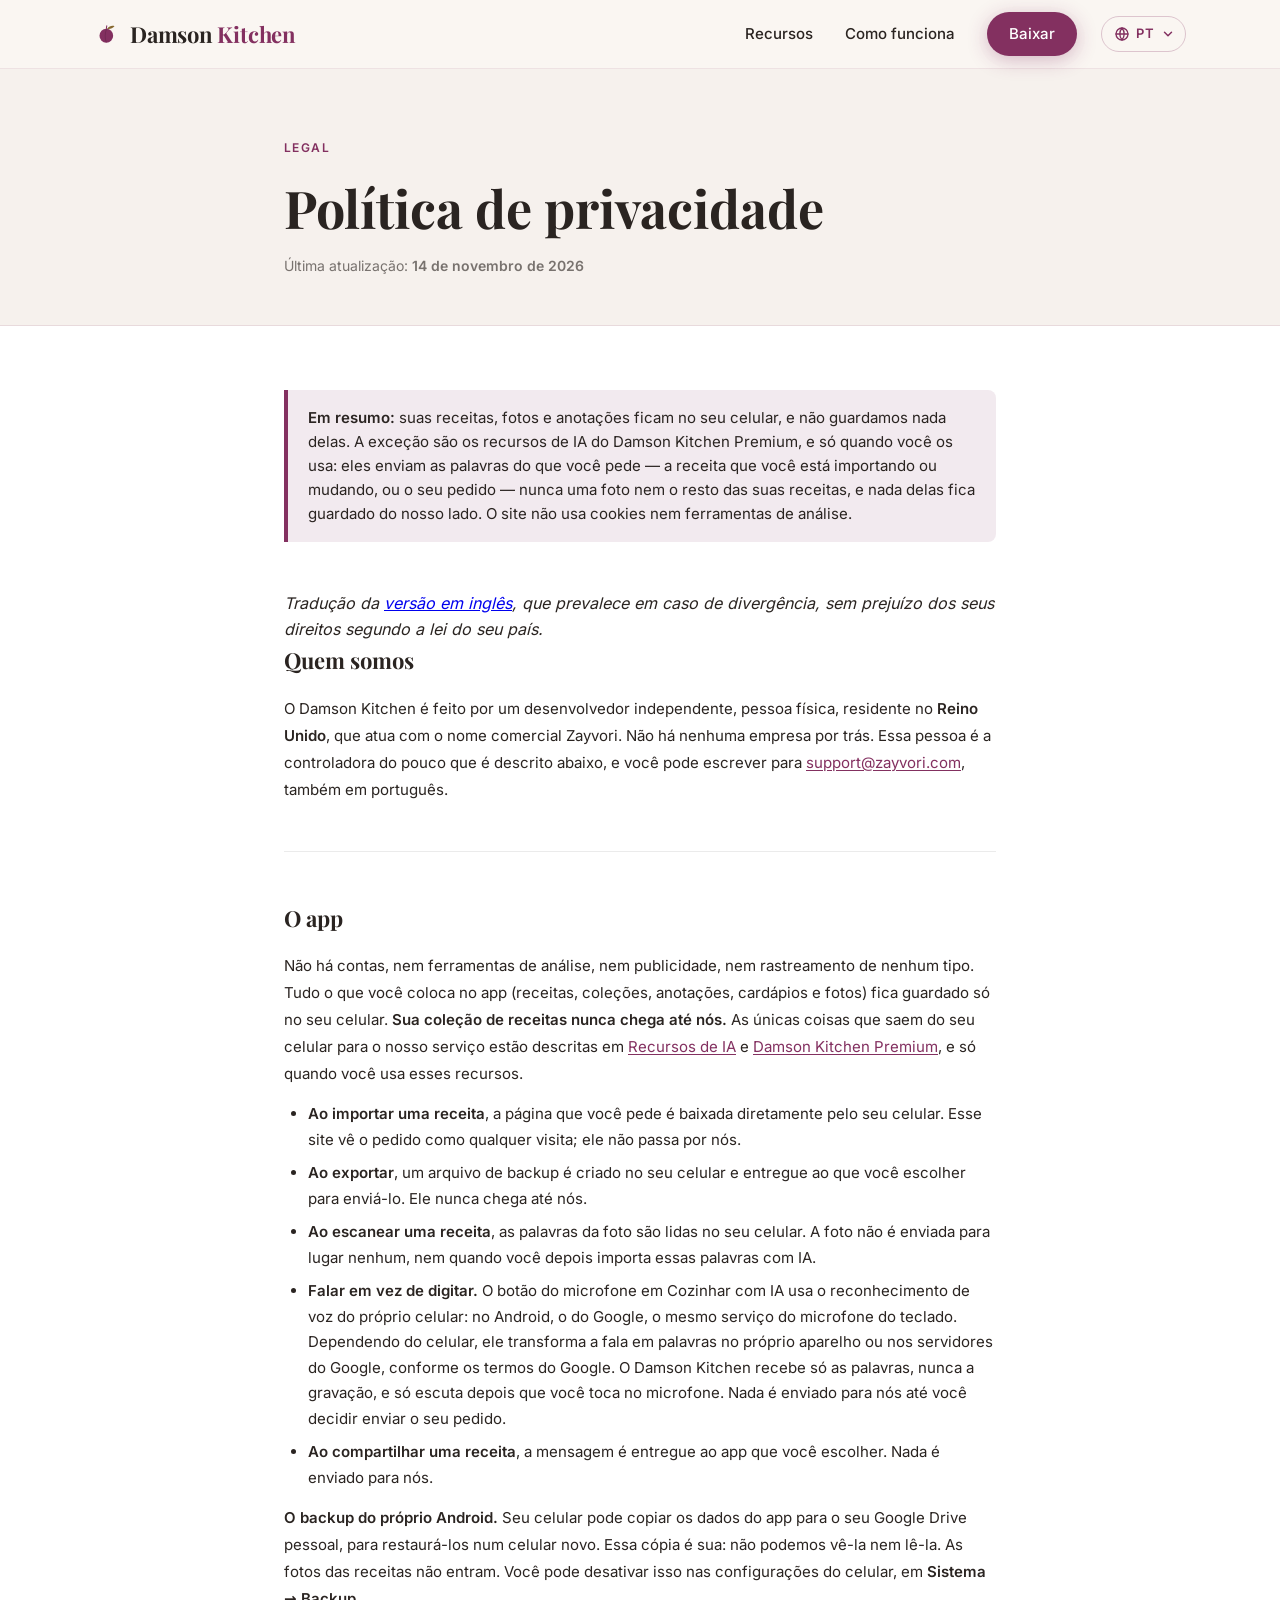
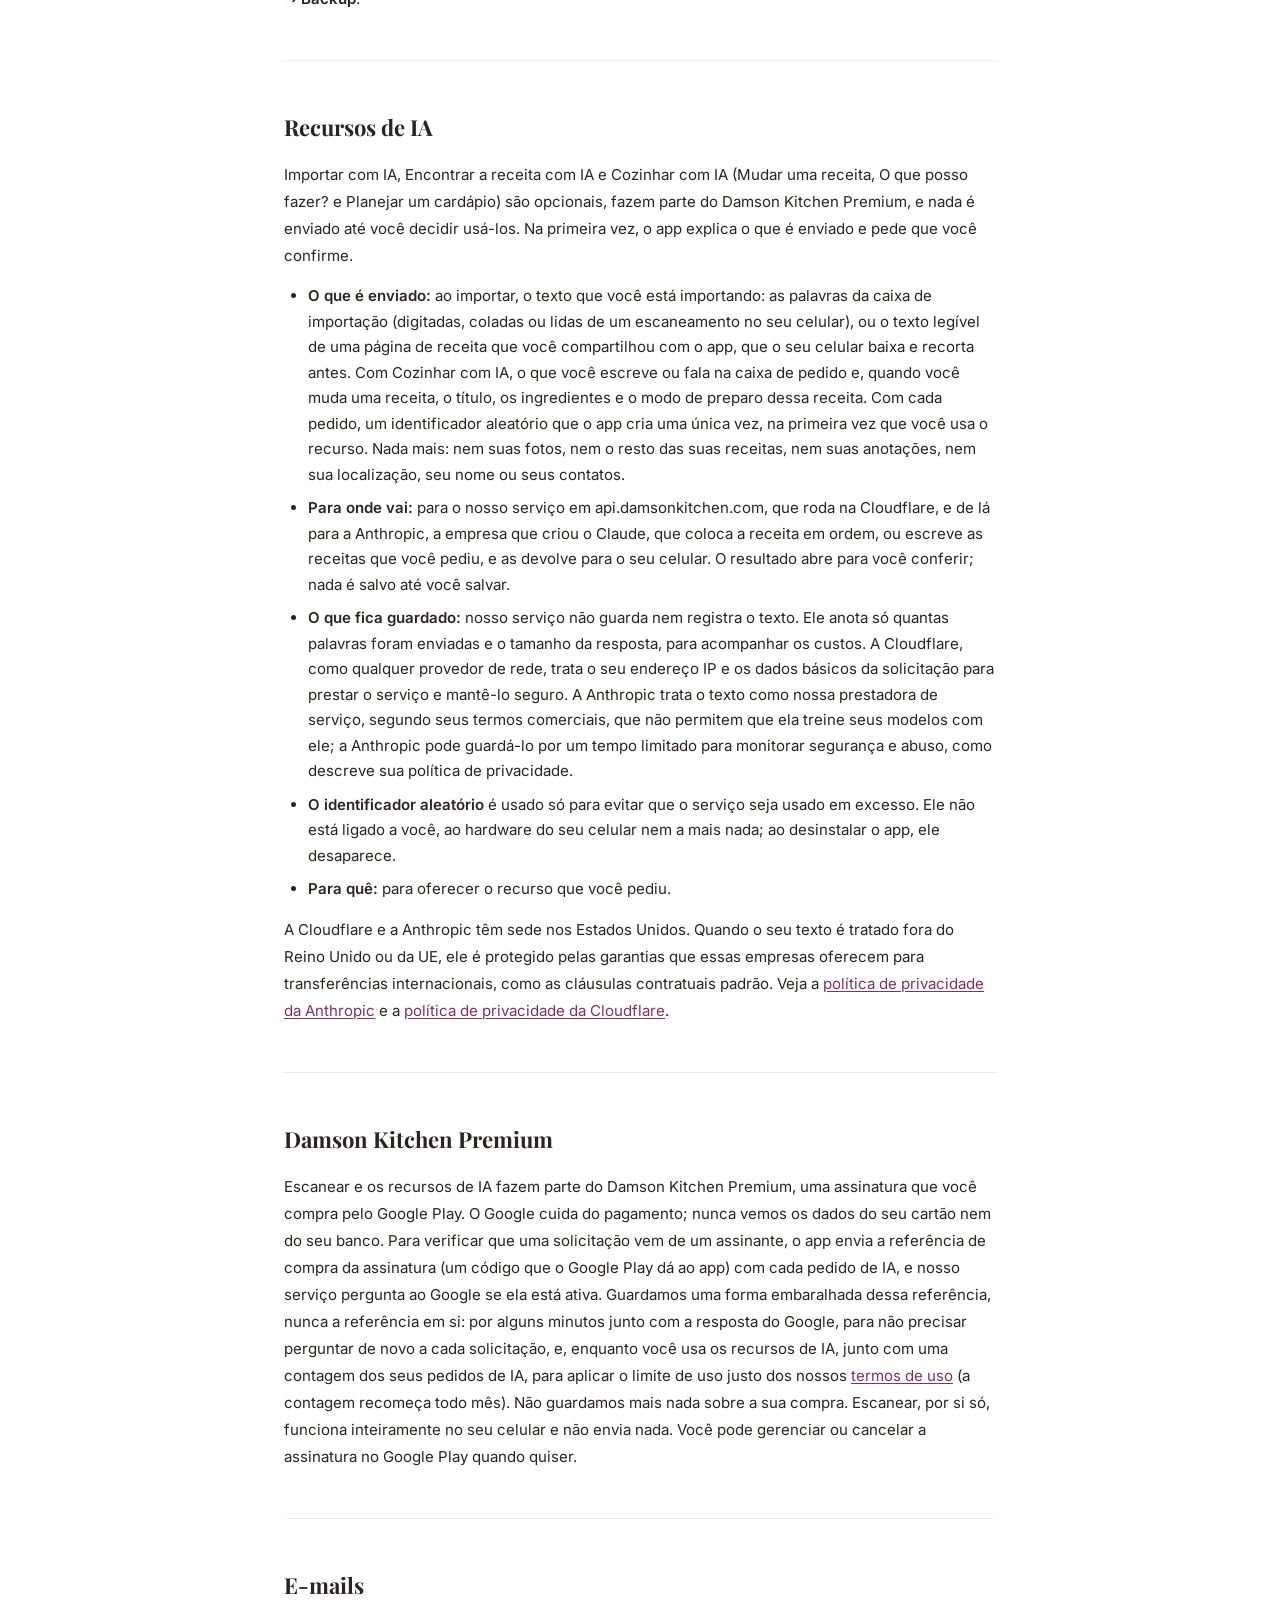
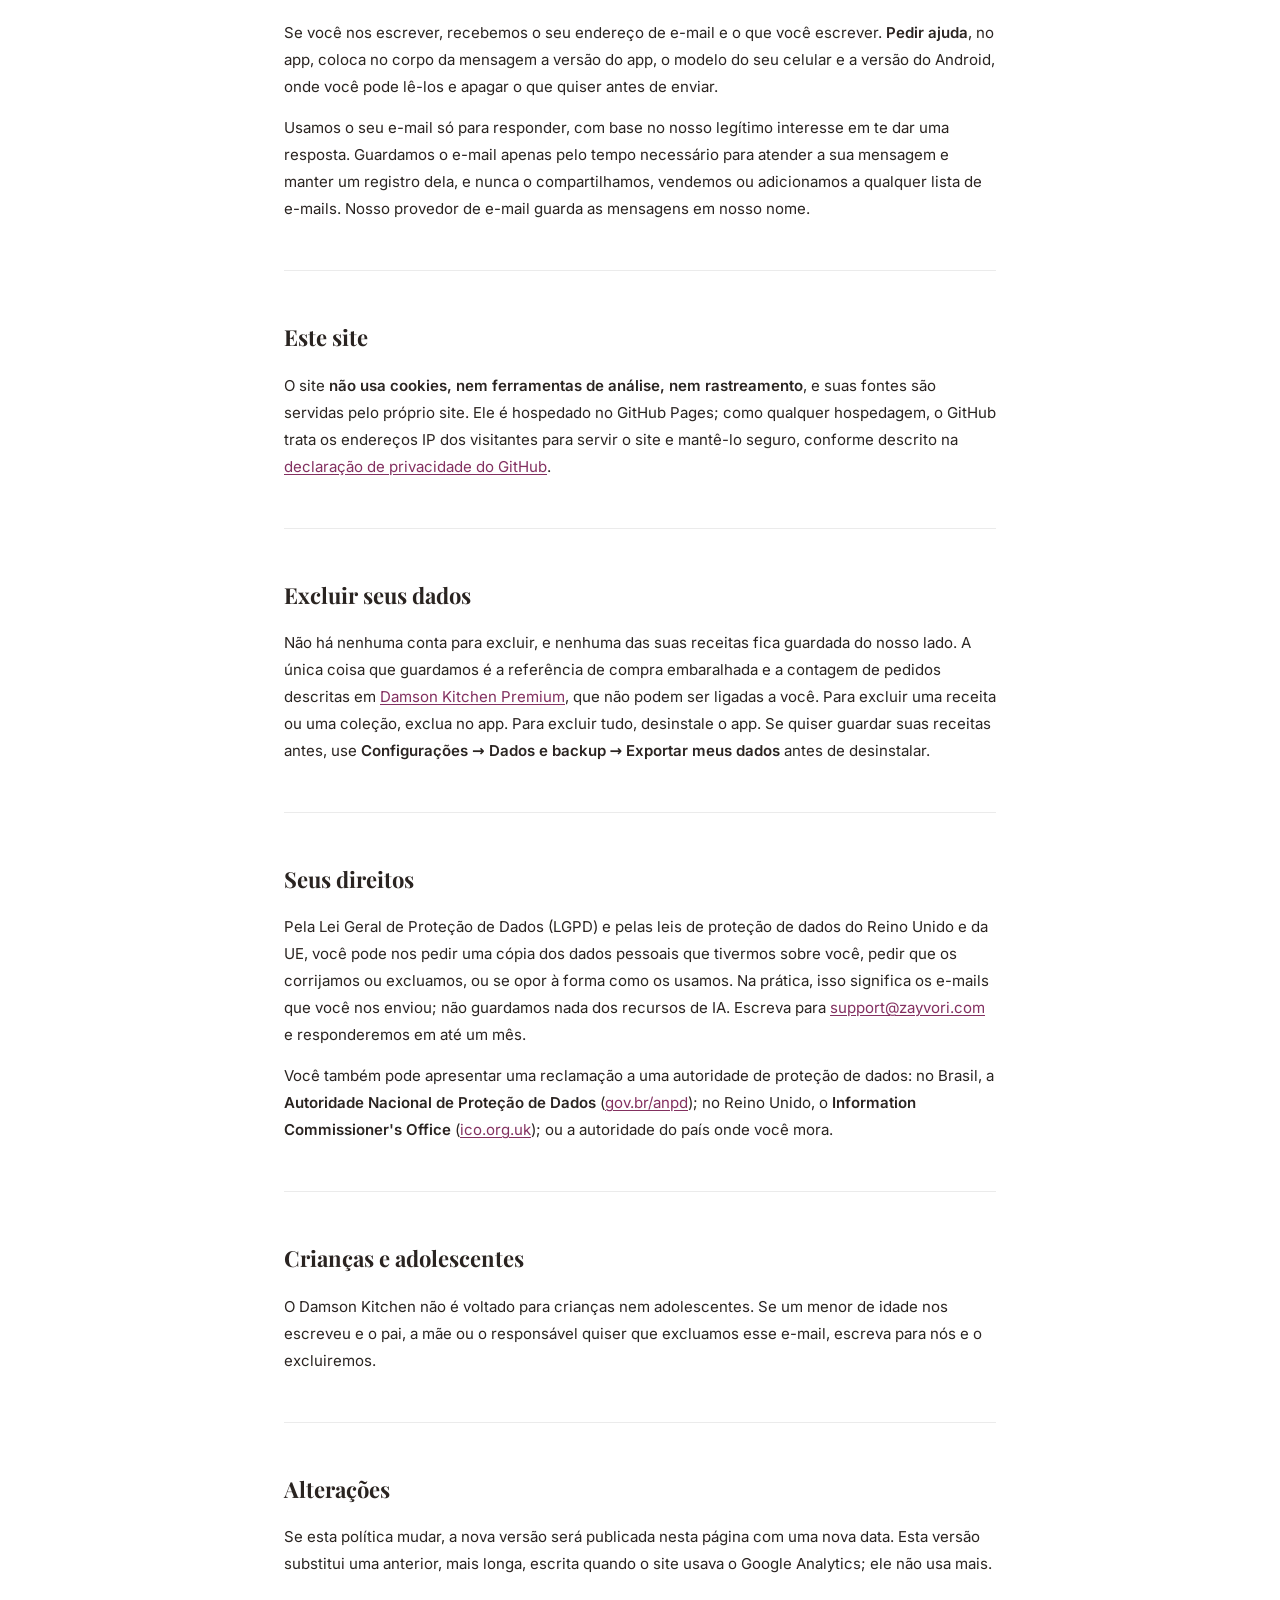
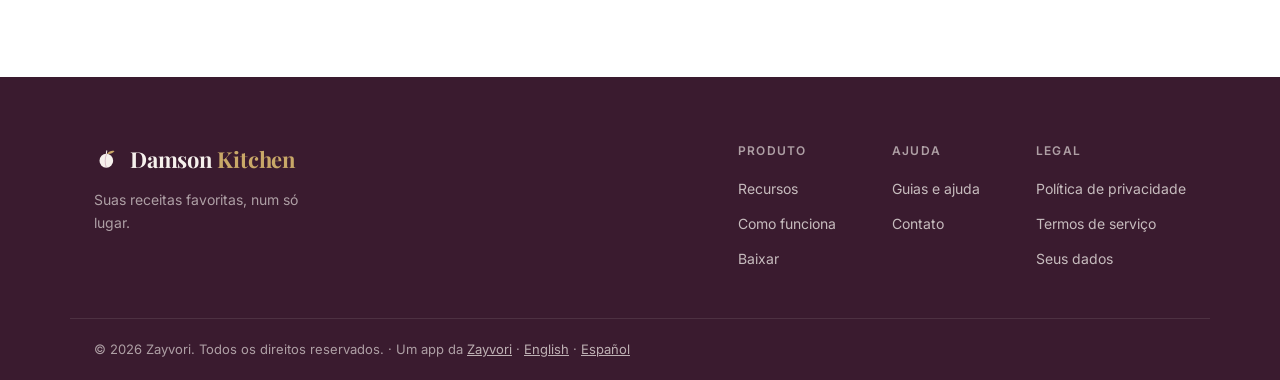
<file: pt/privacy.html>
<!DOCTYPE html>
<html lang="pt-BR">
<head>
  <meta charset="UTF-8" />
  <meta name="viewport" content="width=device-width, initial-scale=1.0" />
  <meta name="description" content="Política de privacidade do Damson Kitchen: quais dados pessoais tratamos, como os usamos e como os protegemos." />
  <link rel="canonical" href="https://damsonkitchen.com/pt/privacy.html" />
  <link rel="alternate" hreflang="en" href="https://damsonkitchen.com/privacy.html" />
  <link rel="alternate" hreflang="es" href="https://damsonkitchen.com/es/privacy.html" />
  <link rel="alternate" hreflang="pt" href="https://damsonkitchen.com/pt/privacy.html" />
  <link rel="alternate" hreflang="x-default" href="https://damsonkitchen.com/privacy.html" />
  <title>Política de privacidade · Damson Kitchen</title>
  <link rel="icon" type="image/svg+xml" href="../assets/favicon.svg" />
  <link rel="apple-touch-icon" href="../assets/favicon.svg" />
  <link rel="stylesheet" href="../styles.css" />
</head>
<body>

  <!-- NAV -->
  <header class="nav">
    <div class="nav__inner container">
      <a href="/pt/" class="nav__logo">
        <svg class="brandmark" viewBox="0 0 32 32" xmlns="http://www.w3.org/2000/svg" aria-hidden="true" focusable="false"><g transform="translate(16,16) scale(0.28) translate(-53,-51)"><path d="M50 30C50.5 24 51 20 52 15" stroke="#833060" stroke-width="4.5" stroke-linecap="round" fill="none"/><ellipse cx="50" cy="59" rx="30" ry="31" fill="#833060"/><path d="M50 31C43.5 45 43.5 73 49 86" stroke="#5E2145" stroke-width="3.5" stroke-linecap="round" fill="none" opacity=".55"/><path d="M53 28C62 16 78 12 86 17 79 26 64 31 53 28Z" fill="#86682F"/></g></svg><span class="nav__logo-text">Damson <em>Kitchen</em></span>
      </a>
      <nav class="nav__links">
        <a href="/pt/#features">Recursos</a>
        <a href="/pt/#how-it-works">Como funciona</a>
        <a href="https://play.google.com/store/apps/details?id=com.damsonkitchen.app&amp;hl=pt-BR" class="btn btn--primary btn--sm" target="_blank" rel="noopener">Baixar</a>
      </nav>
      <details class="nav__lang">
        <summary aria-label="Language / Idioma" title="Language / Idioma"><svg viewBox="0 0 24 24" fill="none" stroke="currentColor" stroke-width="2" stroke-linecap="round" stroke-linejoin="round" aria-hidden="true" focusable="false"><circle cx="12" cy="12" r="9"/><path d="M3 12h18M12 3a14 14 0 0 1 0 18M12 3a14 14 0 0 0 0 18"/></svg><span>PT</span><svg class="nav__lang-caret" viewBox="0 0 24 24" fill="none" stroke="currentColor" stroke-width="2.5" stroke-linecap="round" stroke-linejoin="round" aria-hidden="true" focusable="false"><path d="M6 9l6 6 6-6"/></svg></summary>
        <ul class="nav__lang-menu">
          <li><a href="/privacy.html" lang="en" hreflang="en">English</a></li>
          <li><a href="/es/privacy.html" lang="es" hreflang="es">Español</a></li>
          <li><a href="/pt/privacy.html" lang="pt" hreflang="pt" aria-current="true">Português</a></li>
        </ul>
      </details>
      <button class="nav__hamburger" aria-label="Abrir menu">
        <span></span><span></span><span></span>
      </button>
    </div>
  </header>

  <!-- LEGAL HERO -->
  <section class="legal-hero">
    <div class="container legal-hero__inner">
      <span class="section-eyebrow">Legal</span>
      <h1>Política de privacidade</h1>
      <p class="legal-hero__meta">Última atualização: <strong>14 de novembro de 2026</strong></p>
    </div>
  </section>

  <!-- CONTENT -->
  <main class="legal-content">
    <div class="container legal-container">

      <div class="legal-notice">
        <strong>Em resumo:</strong> suas receitas, fotos e anotações ficam no seu celular, e não guardamos nada delas. A exceção são os recursos de IA do Damson Kitchen Premium, e só quando você os usa: eles enviam as palavras do que você pede — a receita que você está importando ou mudando, ou o seu pedido — nunca uma foto nem o resto das suas receitas, e nada delas fica guardado do nosso lado. O site não usa cookies nem ferramentas de análise.
      </div>

      <p><em>Tradução da <a href="/privacy.html" lang="en" hreflang="en">versão em inglês</a>, que prevalece em caso de divergência, sem prejuízo dos seus direitos segundo a lei do seu país.</em></p>

      <section class="legal-section">
        <h2>Quem somos</h2>
        <p>O Damson Kitchen é feito por um desenvolvedor independente, pessoa física, residente no <strong>Reino Unido</strong>, que atua com o nome comercial Zayvori. Não há nenhuma empresa por trás. Essa pessoa é a controladora do pouco que é descrito abaixo, e você pode escrever para <a href="mailto:support@zayvori.com">support@zayvori.com</a>, também em português.</p>
      </section>

      <section class="legal-section">
        <h2>O app</h2>
        <p>Não há contas, nem ferramentas de análise, nem publicidade, nem rastreamento de nenhum tipo. Tudo o que você coloca no app (receitas, coleções, anotações, cardápios e fotos) fica guardado só no seu celular. <strong>Sua coleção de receitas nunca chega até nós.</strong> As únicas coisas que saem do seu celular para o nosso serviço estão descritas em <a href="#ai-import">Recursos de IA</a> e <a href="#premium">Damson Kitchen Premium</a>, e só quando você usa esses recursos.</p>
        <ul>
          <li><strong>Ao importar uma receita</strong>, a página que você pede é baixada diretamente pelo seu celular. Esse site vê o pedido como qualquer visita; ele não passa por nós.</li>
          <li><strong>Ao exportar</strong>, um arquivo de backup é criado no seu celular e entregue ao que você escolher para enviá-lo. Ele nunca chega até nós.</li>
          <li><strong>Ao escanear uma receita</strong>, as palavras da foto são lidas no seu celular. A foto não é enviada para lugar nenhum, nem quando você depois importa essas palavras com IA.</li>
          <li id="microphone"><strong>Falar em vez de digitar.</strong> O botão do microfone em Cozinhar com IA usa o reconhecimento de voz do próprio celular: no Android, o do Google, o mesmo serviço do microfone do teclado. Dependendo do celular, ele transforma a fala em palavras no próprio aparelho ou nos servidores do Google, conforme os termos do Google. O Damson Kitchen recebe só as palavras, nunca a gravação, e só escuta depois que você toca no microfone. Nada é enviado para nós até você decidir enviar o seu pedido.</li>
          <li><strong>Ao compartilhar uma receita</strong>, a mensagem é entregue ao app que você escolher. Nada é enviado para nós.</li>
        </ul>
        <p><strong>O backup do próprio Android.</strong> Seu celular pode copiar os dados do app para o seu Google Drive pessoal, para restaurá-los num celular novo. Essa cópia é sua: não podemos vê-la nem lê-la. As fotos das receitas não entram. Você pode desativar isso nas configurações do celular, em <strong>Sistema &rarr; Backup</strong>.</p>
      </section>

      <section class="legal-section" id="ai-import">
        <h2>Recursos de IA</h2>
        <p>Importar com IA, Encontrar a receita com IA e Cozinhar com IA (Mudar uma receita, O que posso fazer? e Planejar um cardápio) são opcionais, fazem parte do Damson Kitchen Premium, e nada é enviado até você decidir usá-los. Na primeira vez, o app explica o que é enviado e pede que você confirme.</p>
        <ul>
          <li><strong>O que é enviado:</strong> ao importar, o texto que você está importando: as palavras da caixa de importação (digitadas, coladas ou lidas de um escaneamento no seu celular), ou o texto legível de uma página de receita que você compartilhou com o app, que o seu celular baixa e recorta antes. Com Cozinhar com IA, o que você escreve ou fala na caixa de pedido e, quando você muda uma receita, o título, os ingredientes e o modo de preparo dessa receita. Com cada pedido, um identificador aleatório que o app cria uma única vez, na primeira vez que você usa o recurso. Nada mais: nem suas fotos, nem o resto das suas receitas, nem suas anotações, nem sua localização, seu nome ou seus contatos.</li>
          <li><strong>Para onde vai:</strong> para o nosso serviço em api.damsonkitchen.com, que roda na Cloudflare, e de lá para a Anthropic, a empresa que criou o Claude, que coloca a receita em ordem, ou escreve as receitas que você pediu, e as devolve para o seu celular. O resultado abre para você conferir; nada é salvo até você salvar.</li>
          <li><strong>O que fica guardado:</strong> nosso serviço não guarda nem registra o texto. Ele anota só quantas palavras foram enviadas e o tamanho da resposta, para acompanhar os custos. A Cloudflare, como qualquer provedor de rede, trata o seu endereço IP e os dados básicos da solicitação para prestar o serviço e mantê-lo seguro. A Anthropic trata o texto como nossa prestadora de serviço, segundo seus termos comerciais, que não permitem que ela treine seus modelos com ele; a Anthropic pode guardá-lo por um tempo limitado para monitorar segurança e abuso, como descreve sua política de privacidade.</li>
          <li><strong>O identificador aleatório</strong> é usado só para evitar que o serviço seja usado em excesso. Ele não está ligado a você, ao hardware do seu celular nem a mais nada; ao desinstalar o app, ele desaparece.</li>
          <li><strong>Para quê:</strong> para oferecer o recurso que você pediu.</li>
        </ul>
        <p>A Cloudflare e a Anthropic têm sede nos Estados Unidos. Quando o seu texto é tratado fora do Reino Unido ou da UE, ele é protegido pelas garantias que essas empresas oferecem para transferências internacionais, como as cláusulas contratuais padrão. Veja a <a href="https://www.anthropic.com/legal/privacy" target="_blank" rel="noopener">política de privacidade da Anthropic</a> e a <a href="https://www.cloudflare.com/pt-br/privacypolicy/" target="_blank" rel="noopener">política de privacidade da Cloudflare</a>.</p>
      </section>

      <section class="legal-section" id="premium">
        <h2>Damson Kitchen Premium</h2>
        <p>Escanear e os recursos de IA fazem parte do Damson Kitchen Premium, uma assinatura que você compra pelo Google Play. O Google cuida do pagamento; nunca vemos os dados do seu cartão nem do seu banco. Para verificar que uma solicitação vem de um assinante, o app envia a referência de compra da assinatura (um código que o Google Play dá ao app) com cada pedido de IA, e nosso serviço pergunta ao Google se ela está ativa. Guardamos uma forma embaralhada dessa referência, nunca a referência em si: por alguns minutos junto com a resposta do Google, para não precisar perguntar de novo a cada solicitação, e, enquanto você usa os recursos de IA, junto com uma contagem dos seus pedidos de IA, para aplicar o limite de uso justo dos nossos <a href="/pt/terms.html">termos de uso</a> (a contagem recomeça todo mês). Não guardamos mais nada sobre a sua compra. Escanear, por si só, funciona inteiramente no seu celular e não envia nada. Você pode gerenciar ou cancelar a assinatura no Google Play quando quiser.</p>
      </section>

      <section class="legal-section">
        <h2>E-mails</h2>
        <p>Se você nos escrever, recebemos o seu endereço de e-mail e o que você escrever. <strong>Pedir ajuda</strong>, no app, coloca no corpo da mensagem a versão do app, o modelo do seu celular e a versão do Android, onde você pode lê-los e apagar o que quiser antes de enviar.</p>
        <p>Usamos o seu e-mail só para responder, com base no nosso legítimo interesse em te dar uma resposta. Guardamos o e-mail apenas pelo tempo necessário para atender a sua mensagem e manter um registro dela, e nunca o compartilhamos, vendemos ou adicionamos a qualquer lista de e-mails. Nosso provedor de e-mail guarda as mensagens em nosso nome.</p>
      </section>

      <section class="legal-section">
        <h2>Este site</h2>
        <p>O site <strong>não usa cookies, nem ferramentas de análise, nem rastreamento</strong>, e suas fontes são servidas pelo próprio site. Ele é hospedado no GitHub Pages; como qualquer hospedagem, o GitHub trata os endereços IP dos visitantes para servir o site e mantê-lo seguro, conforme descrito na <a href="https://docs.github.com/pt/site-policy/privacy-policies/github-general-privacy-statement" target="_blank" rel="noopener">declaração de privacidade do GitHub</a>.</p>
      </section>

      <section class="legal-section" id="your-data">
        <h2>Excluir seus dados</h2>
        <p>Não há nenhuma conta para excluir, e nenhuma das suas receitas fica guardada do nosso lado. A única coisa que guardamos é a referência de compra embaralhada e a contagem de pedidos descritas em <a href="#premium">Damson Kitchen Premium</a>, que não podem ser ligadas a você. Para excluir uma receita ou uma coleção, exclua no app. Para excluir tudo, desinstale o app. Se quiser guardar suas receitas antes, use <strong>Configurações &rarr; Dados e backup &rarr; Exportar meus dados</strong> antes de desinstalar.</p>
      </section>

      <section class="legal-section">
        <h2>Seus direitos</h2>
        <p>Pela Lei Geral de Proteção de Dados (LGPD) e pelas leis de proteção de dados do Reino Unido e da UE, você pode nos pedir uma cópia dos dados pessoais que tivermos sobre você, pedir que os corrijamos ou excluamos, ou se opor à forma como os usamos. Na prática, isso significa os e-mails que você nos enviou; não guardamos nada dos recursos de IA. Escreva para <a href="mailto:support@zayvori.com">support@zayvori.com</a> e responderemos em até um mês.</p>
        <p>Você também pode apresentar uma reclamação a uma autoridade de proteção de dados: no Brasil, a <strong>Autoridade Nacional de Proteção de Dados</strong> (<a href="https://www.gov.br/anpd" target="_blank" rel="noopener">gov.br/anpd</a>); no Reino Unido, o <strong>Information Commissioner's Office</strong> (<a href="https://ico.org.uk" target="_blank" rel="noopener">ico.org.uk</a>); ou a autoridade do país onde você mora.</p>
      </section>

      <section class="legal-section">
        <h2>Crianças e adolescentes</h2>
        <p>O Damson Kitchen não é voltado para crianças nem adolescentes. Se um menor de idade nos escreveu e o pai, a mãe ou o responsável quiser que excluamos esse e-mail, escreva para nós e o excluiremos.</p>
      </section>

      <section class="legal-section">
        <h2>Alterações</h2>
        <p>Se esta política mudar, a nova versão será publicada nesta página com uma nova data. Esta versão substitui uma anterior, mais longa, escrita quando o site usava o Google Analytics; ele não usa mais.</p>
      </section>

    </div>
  </main>

  <!-- FOOTER -->
  <footer class="footer">
    <div class="container footer__inner">
      <div class="footer__brand">
        <a href="/pt/" class="nav__logo">
          <svg class="brandmark" viewBox="0 0 32 32" xmlns="http://www.w3.org/2000/svg" aria-hidden="true" focusable="false"><g transform="translate(16,16) scale(0.28) translate(-53,-51)"><path d="M50 30C50.5 24 51 20 52 15" stroke="#F6F1ED" stroke-width="4.5" stroke-linecap="round" fill="none"/><ellipse cx="50" cy="59" rx="30" ry="31" fill="#F6F1ED"/><path d="M50 31C43.5 45 43.5 73 49 86" stroke="#833060" stroke-width="3.5" stroke-linecap="round" fill="none" opacity=".34"/><path d="M53 28C62 16 78 12 86 17 79 26 64 31 53 28Z" fill="#C9A868"/></g></svg>
          <span class="nav__logo-text">Damson <em>Kitchen</em></span>
        </a>
        <p>Suas receitas favoritas, num só lugar.</p>
      </div>
      <div class="footer__links">
        <div class="footer__col">
          <h4>Produto</h4>
          <a href="/pt/#features">Recursos</a>
          <a href="/pt/#how-it-works">Como funciona</a>
          <a href="/pt/#download">Baixar</a>
        </div>
        <div class="footer__col">
          <h4>Ajuda</h4>
          <a href="help.html">Guias e ajuda</a>
          <a href="mailto:support@zayvori.com">Contato</a>
        </div>
        <div class="footer__col">
          <h4>Legal</h4>
          <a href="privacy.html" aria-current="page">Política de privacidade</a>
          <a href="terms.html">Termos de serviço</a>
          <a href="delete-account.html">Seus dados</a>
        </div>
      </div>
    </div>
    <div class="footer__bottom container">
      <p>&copy; 2026 Zayvori. Todos os direitos reservados. · Um app da <a href="https://zayvori.com" target="_blank" rel="noopener">Zayvori</a> · <a href="/privacy.html" lang="en" hreflang="en">English</a> · <a href="/es/privacy.html" lang="es" hreflang="es">Español</a></p>
    </div>
  </footer>

  <script src="../script.js"></script>
</body>
</html>
</file>
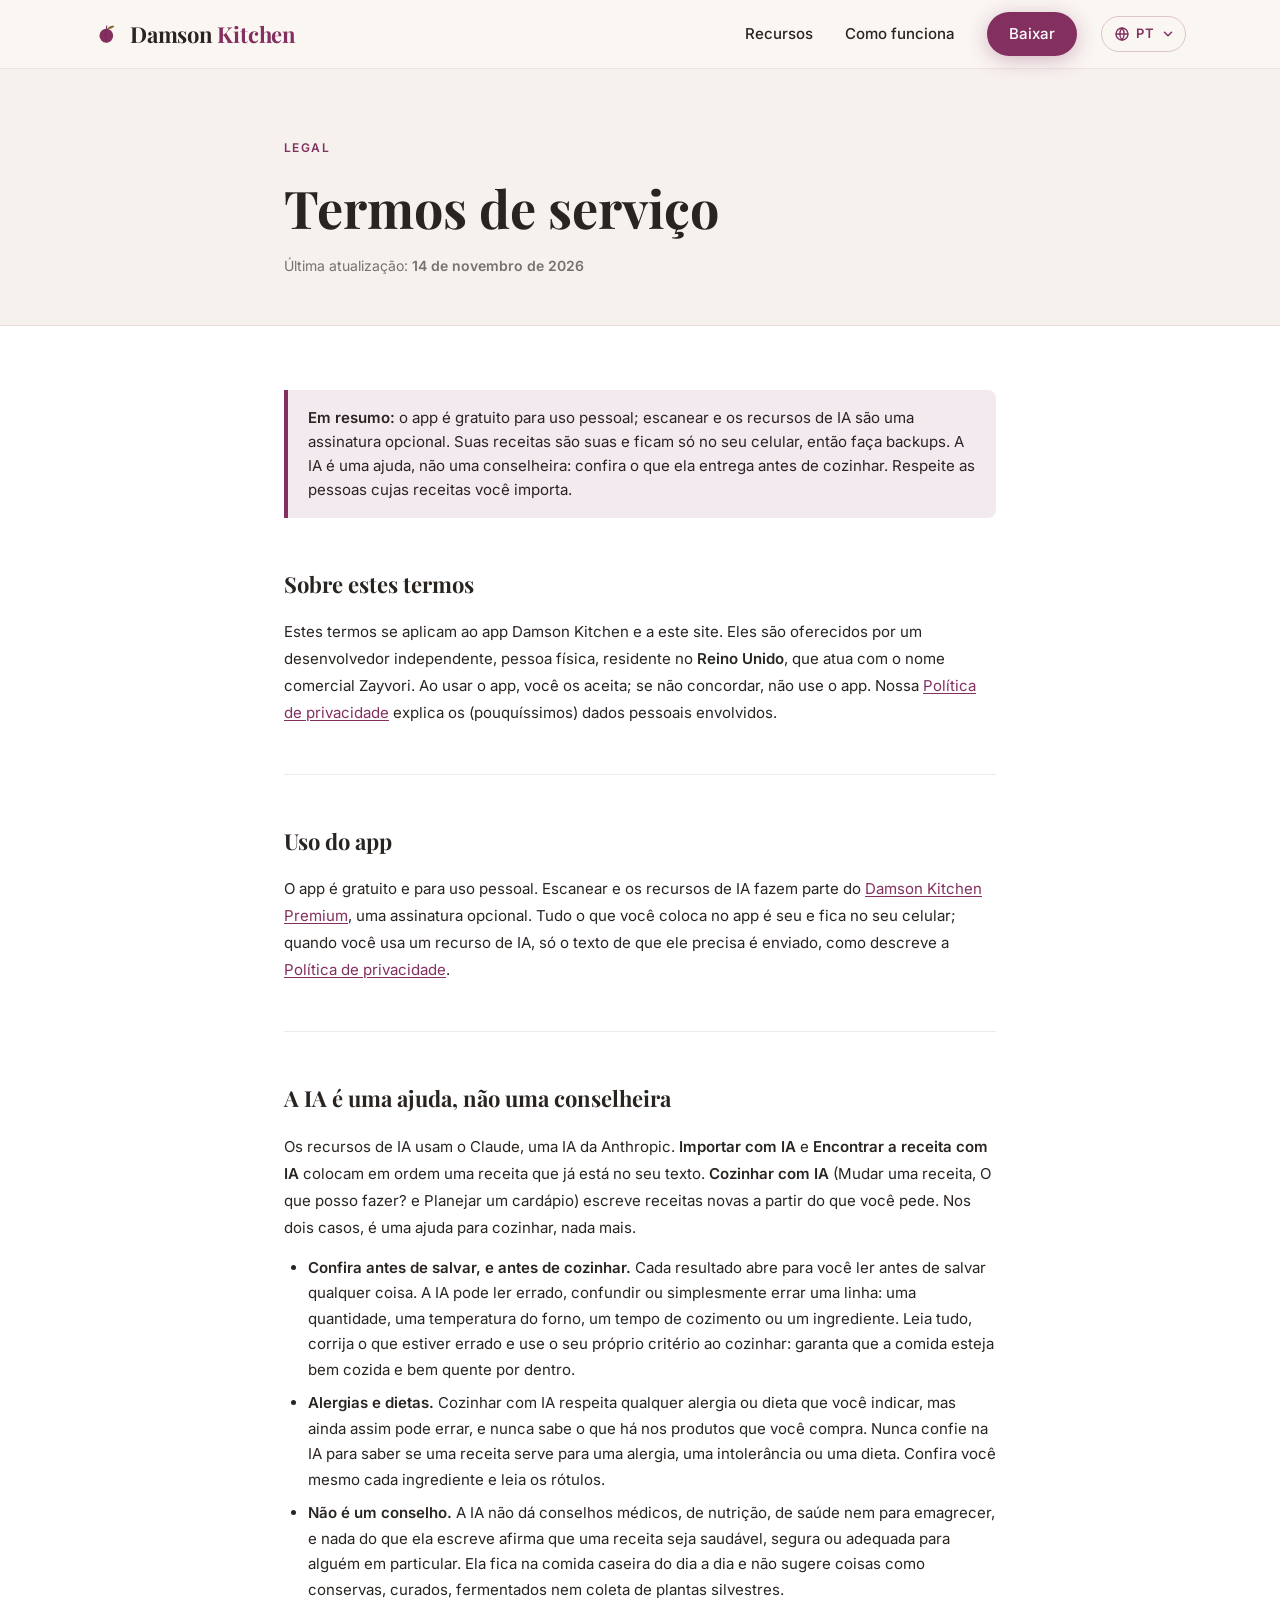
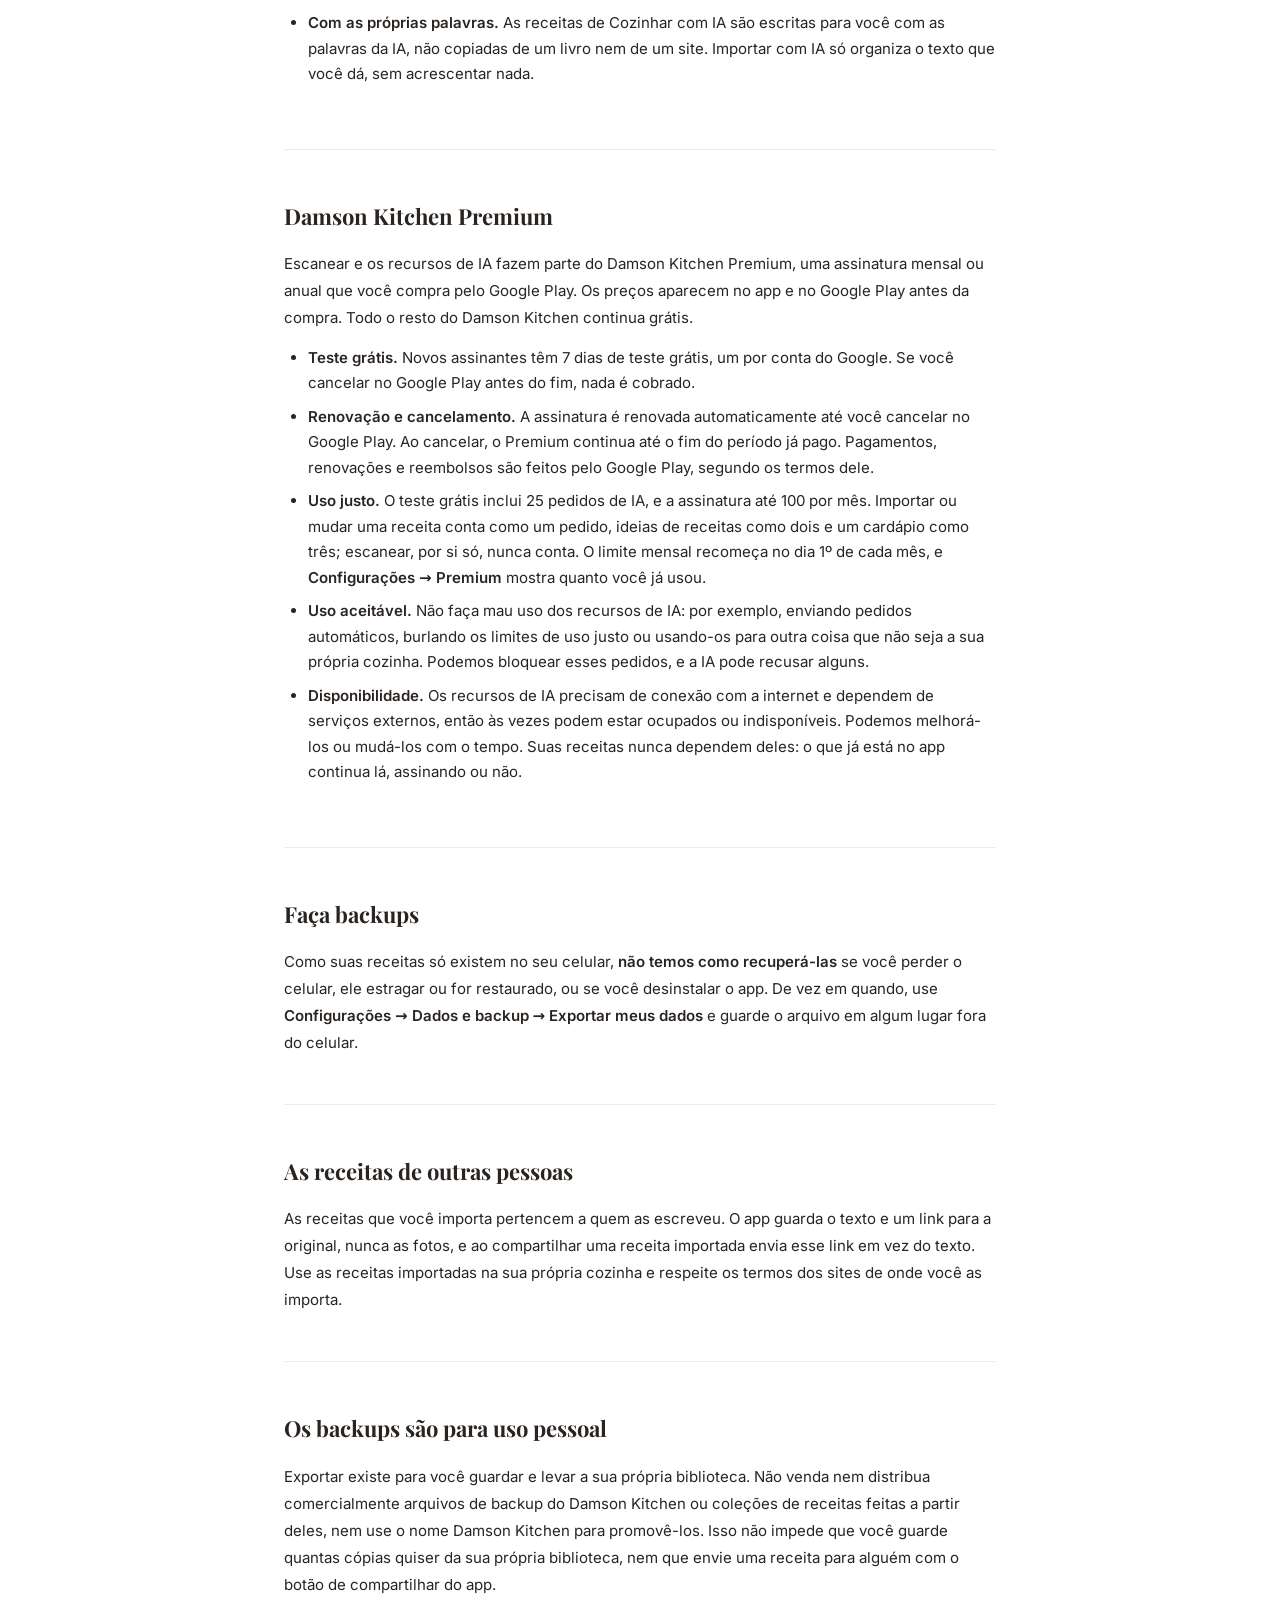
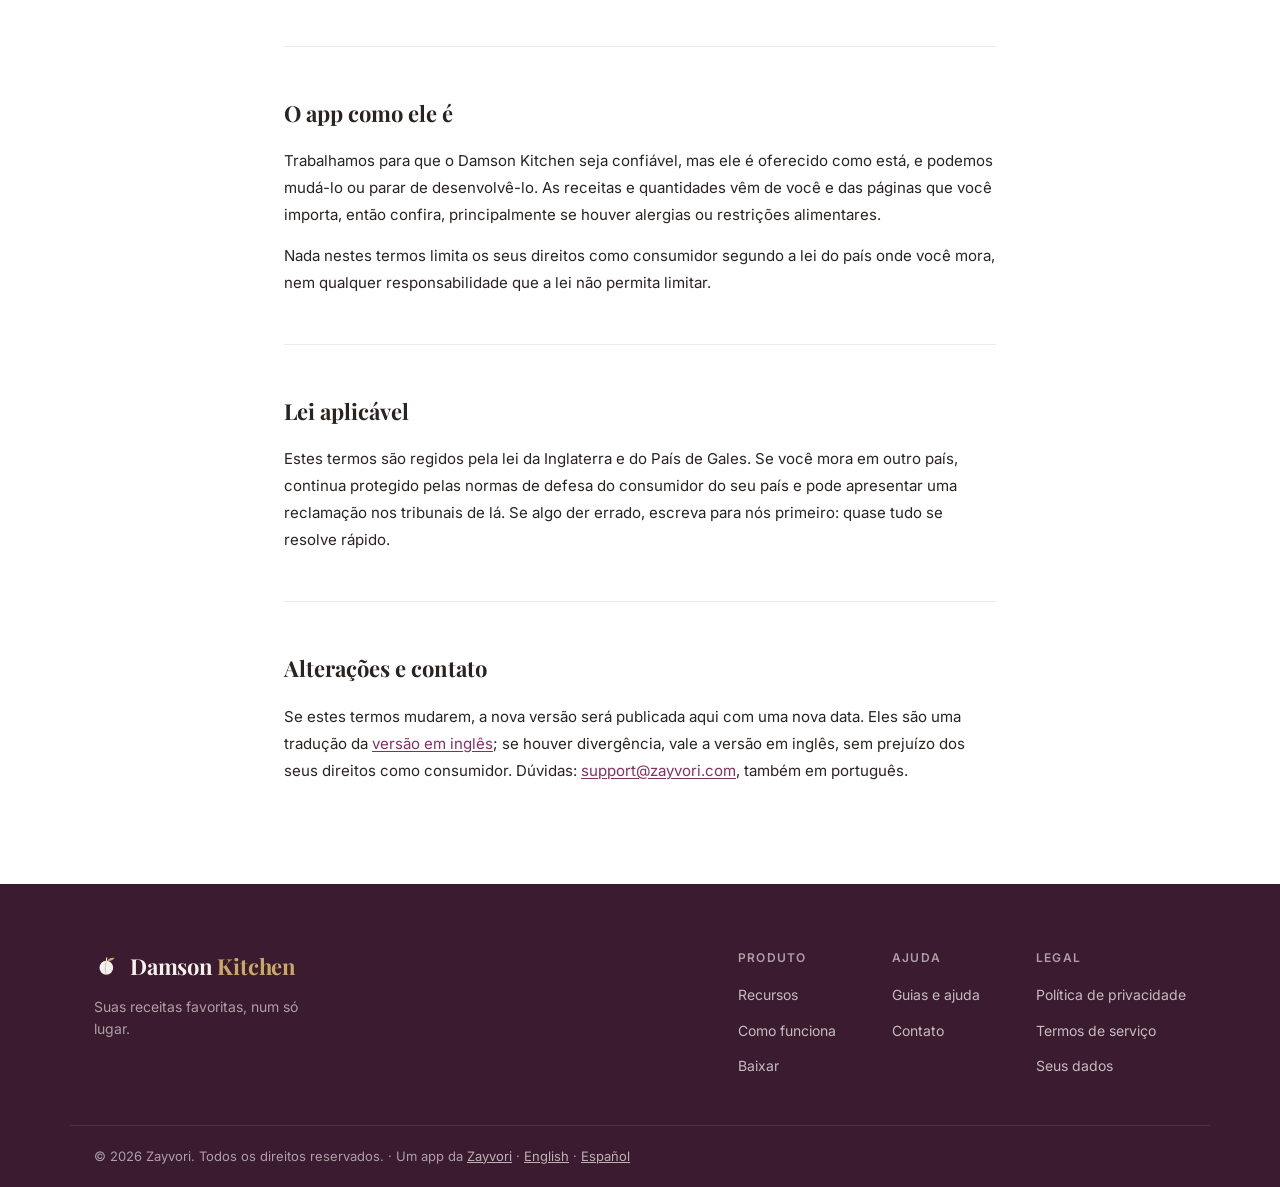
<file: pt/terms.html>
<!DOCTYPE html>
<html lang="pt-BR">
<head>
  <meta charset="UTF-8" />
  <meta name="viewport" content="width=device-width, initial-scale=1.0" />
  <meta name="description" content="Termos de serviço do Damson Kitchen." />
  <link rel="canonical" href="https://damsonkitchen.com/pt/terms.html" />
  <link rel="alternate" hreflang="en" href="https://damsonkitchen.com/terms.html" />
  <link rel="alternate" hreflang="es" href="https://damsonkitchen.com/es/terms.html" />
  <link rel="alternate" hreflang="pt" href="https://damsonkitchen.com/pt/terms.html" />
  <link rel="alternate" hreflang="x-default" href="https://damsonkitchen.com/terms.html" />
  <title>Termos de serviço · Damson Kitchen</title>
  <link rel="icon" type="image/svg+xml" href="../assets/favicon.svg" />
  <link rel="apple-touch-icon" href="../assets/favicon.svg" />
  <link rel="stylesheet" href="../styles.css" />
</head>
<body>

  <!-- NAV -->
  <header class="nav">
    <div class="nav__inner container">
      <a href="/pt/" class="nav__logo">
        <svg class="brandmark" viewBox="0 0 32 32" xmlns="http://www.w3.org/2000/svg" aria-hidden="true" focusable="false"><g transform="translate(16,16) scale(0.28) translate(-53,-51)"><path d="M50 30C50.5 24 51 20 52 15" stroke="#833060" stroke-width="4.5" stroke-linecap="round" fill="none"/><ellipse cx="50" cy="59" rx="30" ry="31" fill="#833060"/><path d="M50 31C43.5 45 43.5 73 49 86" stroke="#5E2145" stroke-width="3.5" stroke-linecap="round" fill="none" opacity=".55"/><path d="M53 28C62 16 78 12 86 17 79 26 64 31 53 28Z" fill="#86682F"/></g></svg><span class="nav__logo-text">Damson <em>Kitchen</em></span>
      </a>
      <nav class="nav__links">
        <a href="/pt/#features">Recursos</a>
        <a href="/pt/#how-it-works">Como funciona</a>
        <a href="https://play.google.com/store/apps/details?id=com.damsonkitchen.app&amp;hl=pt-BR" class="btn btn--primary btn--sm" target="_blank" rel="noopener">Baixar</a>
      </nav>
      <details class="nav__lang">
        <summary aria-label="Language / Idioma" title="Language / Idioma"><svg viewBox="0 0 24 24" fill="none" stroke="currentColor" stroke-width="2" stroke-linecap="round" stroke-linejoin="round" aria-hidden="true" focusable="false"><circle cx="12" cy="12" r="9"/><path d="M3 12h18M12 3a14 14 0 0 1 0 18M12 3a14 14 0 0 0 0 18"/></svg><span>PT</span><svg class="nav__lang-caret" viewBox="0 0 24 24" fill="none" stroke="currentColor" stroke-width="2.5" stroke-linecap="round" stroke-linejoin="round" aria-hidden="true" focusable="false"><path d="M6 9l6 6 6-6"/></svg></summary>
        <ul class="nav__lang-menu">
          <li><a href="/terms.html" lang="en" hreflang="en">English</a></li>
          <li><a href="/es/terms.html" lang="es" hreflang="es">Español</a></li>
          <li><a href="/pt/terms.html" lang="pt" hreflang="pt" aria-current="true">Português</a></li>
        </ul>
      </details>
      <button class="nav__hamburger" aria-label="Abrir menu">
        <span></span><span></span><span></span>
      </button>
    </div>
  </header>

  <!-- LEGAL HERO -->
  <section class="legal-hero">
    <div class="container legal-hero__inner">
      <span class="section-eyebrow">Legal</span>
      <h1>Termos de serviço</h1>
      <p class="legal-hero__meta">Última atualização: <strong>14 de novembro de 2026</strong></p>
    </div>
  </section>

  <!-- CONTENT -->
  <main class="legal-content">
    <div class="container legal-container">

      <div class="legal-notice">
        <strong>Em resumo:</strong> o app é gratuito para uso pessoal; escanear e os recursos de IA são uma assinatura opcional. Suas receitas são suas e ficam só no seu celular, então faça backups. A IA é uma ajuda, não uma conselheira: confira o que ela entrega antes de cozinhar. Respeite as pessoas cujas receitas você importa.
      </div>

      <section class="legal-section">
        <h2>Sobre estes termos</h2>
        <p>Estes termos se aplicam ao app Damson Kitchen e a este site. Eles são oferecidos por um desenvolvedor independente, pessoa física, residente no <strong>Reino Unido</strong>, que atua com o nome comercial Zayvori. Ao usar o app, você os aceita; se não concordar, não use o app. Nossa <a href="privacy.html">Política de privacidade</a> explica os (pouquíssimos) dados pessoais envolvidos.</p>
      </section>

      <section class="legal-section">
        <h2>Uso do app</h2>
        <p>O app é gratuito e para uso pessoal. Escanear e os recursos de IA fazem parte do <a href="#premium">Damson Kitchen Premium</a>, uma assinatura opcional. Tudo o que você coloca no app é seu e fica no seu celular; quando você usa um recurso de IA, só o texto de que ele precisa é enviado, como descreve a <a href="privacy.html#ai-import">Política de privacidade</a>.</p>
      </section>

      <section class="legal-section" id="ai">
        <h2>A IA é uma ajuda, não uma conselheira</h2>
        <p>Os recursos de IA usam o Claude, uma IA da Anthropic. <strong>Importar com IA</strong> e <strong>Encontrar a receita com IA</strong> colocam em ordem uma receita que já está no seu texto. <strong>Cozinhar com IA</strong> (Mudar uma receita, O que posso fazer? e Planejar um cardápio) escreve receitas novas a partir do que você pede. Nos dois casos, é uma ajuda para cozinhar, nada mais.</p>
        <ul>
          <li><strong>Confira antes de salvar, e antes de cozinhar.</strong> Cada resultado abre para você ler antes de salvar qualquer coisa. A IA pode ler errado, confundir ou simplesmente errar uma linha: uma quantidade, uma temperatura do forno, um tempo de cozimento ou um ingrediente. Leia tudo, corrija o que estiver errado e use o seu próprio critério ao cozinhar: garanta que a comida esteja bem cozida e bem quente por dentro.</li>
          <li><strong>Alergias e dietas.</strong> Cozinhar com IA respeita qualquer alergia ou dieta que você indicar, mas ainda assim pode errar, e nunca sabe o que há nos produtos que você compra. Nunca confie na IA para saber se uma receita serve para uma alergia, uma intolerância ou uma dieta. Confira você mesmo cada ingrediente e leia os rótulos.</li>
          <li><strong>Não é um conselho.</strong> A IA não dá conselhos médicos, de nutrição, de saúde nem para emagrecer, e nada do que ela escreve afirma que uma receita seja saudável, segura ou adequada para alguém em particular. Ela fica na comida caseira do dia a dia e não sugere coisas como conservas, curados, fermentados nem coleta de plantas silvestres.</li>
          <li><strong>Com as próprias palavras.</strong> As receitas de Cozinhar com IA são escritas para você com as palavras da IA, não copiadas de um livro nem de um site. Importar com IA só organiza o texto que você dá, sem acrescentar nada.</li>
        </ul>
      </section>

      <section class="legal-section" id="premium">
        <h2>Damson Kitchen Premium</h2>
        <p>Escanear e os recursos de IA fazem parte do Damson Kitchen Premium, uma assinatura mensal ou anual que você compra pelo Google Play. Os preços aparecem no app e no Google Play antes da compra. Todo o resto do Damson Kitchen continua grátis.</p>
        <ul>
          <li><strong>Teste grátis.</strong> Novos assinantes têm 7 dias de teste grátis, um por conta do Google. Se você cancelar no Google Play antes do fim, nada é cobrado.</li>
          <li><strong>Renovação e cancelamento.</strong> A assinatura é renovada automaticamente até você cancelar no Google Play. Ao cancelar, o Premium continua até o fim do período já pago. Pagamentos, renovações e reembolsos são feitos pelo Google Play, segundo os termos dele.</li>
          <li><strong>Uso justo.</strong> O teste grátis inclui 25 pedidos de IA, e a assinatura até 100 por mês. Importar ou mudar uma receita conta como um pedido, ideias de receitas como dois e um cardápio como três; escanear, por si só, nunca conta. O limite mensal recomeça no dia 1º de cada mês, e <strong>Configurações &rarr; Premium</strong> mostra quanto você já usou.</li>
          <li><strong>Uso aceitável.</strong> Não faça mau uso dos recursos de IA: por exemplo, enviando pedidos automáticos, burlando os limites de uso justo ou usando-os para outra coisa que não seja a sua própria cozinha. Podemos bloquear esses pedidos, e a IA pode recusar alguns.</li>
          <li><strong>Disponibilidade.</strong> Os recursos de IA precisam de conexão com a internet e dependem de serviços externos, então às vezes podem estar ocupados ou indisponíveis. Podemos melhorá-los ou mudá-los com o tempo. Suas receitas nunca dependem deles: o que já está no app continua lá, assinando ou não.</li>
        </ul>
      </section>

      <section class="legal-section">
        <h2>Faça backups</h2>
        <p>Como suas receitas só existem no seu celular, <strong>não temos como recuperá-las</strong> se você perder o celular, ele estragar ou for restaurado, ou se você desinstalar o app. De vez em quando, use <strong>Configurações &rarr; Dados e backup &rarr; Exportar meus dados</strong> e guarde o arquivo em algum lugar fora do celular.</p>
      </section>

      <section class="legal-section">
        <h2>As receitas de outras pessoas</h2>
        <p>As receitas que você importa pertencem a quem as escreveu. O app guarda o texto e um link para a original, nunca as fotos, e ao compartilhar uma receita importada envia esse link em vez do texto. Use as receitas importadas na sua própria cozinha e respeite os termos dos sites de onde você as importa.</p>
      </section>

      <section class="legal-section">
        <h2>Os backups são para uso pessoal</h2>
        <p>Exportar existe para você guardar e levar a sua própria biblioteca. Não venda nem distribua comercialmente arquivos de backup do Damson Kitchen ou coleções de receitas feitas a partir deles, nem use o nome Damson Kitchen para promovê-los. Isso não impede que você guarde quantas cópias quiser da sua própria biblioteca, nem que envie uma receita para alguém com o botão de compartilhar do app.</p>
      </section>

      <section class="legal-section">
        <h2>O app como ele é</h2>
        <p>Trabalhamos para que o Damson Kitchen seja confiável, mas ele é oferecido como está, e podemos mudá-lo ou parar de desenvolvê-lo. As receitas e quantidades vêm de você e das páginas que você importa, então confira, principalmente se houver alergias ou restrições alimentares.</p>
        <p>Nada nestes termos limita os seus direitos como consumidor segundo a lei do país onde você mora, nem qualquer responsabilidade que a lei não permita limitar.</p>
      </section>

      <section class="legal-section">
        <h2>Lei aplicável</h2>
        <p>Estes termos são regidos pela lei da Inglaterra e do País de Gales. Se você mora em outro país, continua protegido pelas normas de defesa do consumidor do seu país e pode apresentar uma reclamação nos tribunais de lá. Se algo der errado, escreva para nós primeiro: quase tudo se resolve rápido.</p>
      </section>

      <section class="legal-section">
        <h2>Alterações e contato</h2>
        <p>Se estes termos mudarem, a nova versão será publicada aqui com uma nova data. Eles são uma tradução da <a href="/terms.html" lang="en" hreflang="en">versão em inglês</a>; se houver divergência, vale a versão em inglês, sem prejuízo dos seus direitos como consumidor. Dúvidas: <a href="mailto:support@zayvori.com">support@zayvori.com</a>, também em português.</p>
      </section>

    </div>
  </main>

  <!-- FOOTER -->
  <footer class="footer">
    <div class="container footer__inner">
      <div class="footer__brand">
        <a href="/pt/" class="nav__logo">
          <svg class="brandmark" viewBox="0 0 32 32" xmlns="http://www.w3.org/2000/svg" aria-hidden="true" focusable="false"><g transform="translate(16,16) scale(0.28) translate(-53,-51)"><path d="M50 30C50.5 24 51 20 52 15" stroke="#F6F1ED" stroke-width="4.5" stroke-linecap="round" fill="none"/><ellipse cx="50" cy="59" rx="30" ry="31" fill="#F6F1ED"/><path d="M50 31C43.5 45 43.5 73 49 86" stroke="#833060" stroke-width="3.5" stroke-linecap="round" fill="none" opacity=".34"/><path d="M53 28C62 16 78 12 86 17 79 26 64 31 53 28Z" fill="#C9A868"/></g></svg>
          <span class="nav__logo-text">Damson <em>Kitchen</em></span>
        </a>
        <p>Suas receitas favoritas, num só lugar.</p>
      </div>
      <div class="footer__links">
        <div class="footer__col">
          <h4>Produto</h4>
          <a href="/pt/#features">Recursos</a>
          <a href="/pt/#how-it-works">Como funciona</a>
          <a href="/pt/#download">Baixar</a>
        </div>
        <div class="footer__col">
          <h4>Ajuda</h4>
          <a href="help.html">Guias e ajuda</a>
          <a href="mailto:support@zayvori.com">Contato</a>
        </div>
        <div class="footer__col">
          <h4>Legal</h4>
          <a href="privacy.html">Política de privacidade</a>
          <a href="terms.html" aria-current="page">Termos de serviço</a>
          <a href="delete-account.html">Seus dados</a>
        </div>
      </div>
    </div>
    <div class="footer__bottom container">
      <p>&copy; 2026 Zayvori. Todos os direitos reservados. · Um app da <a href="https://zayvori.com" target="_blank" rel="noopener">Zayvori</a> · <a href="/terms.html" lang="en" hreflang="en">English</a> · <a href="/es/terms.html" lang="es" hreflang="es">Español</a></p>
    </div>
  </footer>

  <script src="../script.js"></script>
</body>
</html>
</file>
<file: styles.css>
/* ============================================================
   DAMSON KITCHEN — Brand Website

   Damson on warm stone, matching the app's own palette (src/theme.ts).
   The primary and accent are the app's exact values so the site and the
   app read as one product:

     --damson    #833060  = app lightColors.primary   (white on it, 8.2:1)
     --brass     #C9A868  = app darkColors.accent     (sits on dark grounds)
     --ink       #2A2421  = app lightColors.text
     --plum-deep #3A1B2F  = dark section bands and the footer

   Ration the hue, as the app does: filled buttons and eyebrows carry it,
   body copy sits in --ink-60. Don't put damson on every heading — that
   over-saturation is what made the previous coral-on-cream look dated.
   ============================================================ */

/* Fonts are served from this site, not from Google Fonts, so a visit sends
   nothing to a third party. Both are variable fonts covering every weight the
   site uses; the Latin subset includes Spanish (á ñ ¿ ¡) and the euro sign.
   Both are under the SIL Open Font License. */
@font-face {
  font-family: 'Inter';
  font-style: normal;
  font-weight: 300 600;
  font-display: swap;
  src: url('assets/fonts/inter-latin.woff2') format('woff2');
}
@font-face {
  font-family: 'Playfair Display';
  font-style: normal;
  font-weight: 400 700;
  font-display: swap;
  src: url('assets/fonts/playfair-display-latin.woff2') format('woff2');
}

*, *::before, *::after { box-sizing: border-box; margin: 0; padding: 0; }

:root {
  --damson:    #833060;
  --damson-dk: #6B2750;  /* hover/pressed */
  --stone:     #F6F1ED;  /* warm off-white section bands */
  --brass:     #C9A868;
  --ink:       #2A2421;
  --ink-60:    rgba(42,36,33,.62);
  --ink-10:    rgba(42,36,33,.09);
  --plum-deep: #3A1B2F;
  --white:     #ffffff;

  --font-heading: 'Playfair Display', Georgia, serif;
  --font-body:    'Inter', system-ui, sans-serif;

  --radius-sm: 8px;
  --radius-md: 16px;
  --radius-lg: 24px;
  --radius-xl: 40px;

  --shadow-sm: 0 2px 8px rgba(58,27,47,.08);
  --shadow-md: 0 8px 32px rgba(58,27,47,.12);
  --shadow-lg: 0 24px 64px rgba(58,27,47,.18);

  --transition: 0.22s ease;
}

html { scroll-behavior: smooth; }

body {
  font-family: var(--font-body);
  background: var(--white);
  color: var(--ink);
  line-height: 1.65;
  overflow-x: hidden;
}

/* ---- UTILITIES ---- */
.container {
  max-width: 1140px;
  margin: 0 auto;
  padding: 0 24px;
}

.btn {
  display: inline-flex;
  align-items: center;
  gap: 8px;
  padding: 14px 28px;
  border-radius: 100px;
  font-family: var(--font-body);
  font-size: 15px;
  font-weight: 600;
  text-decoration: none;
  cursor: pointer;
  border: none;
  transition: transform var(--transition), box-shadow var(--transition), background var(--transition);
}
.btn:hover { transform: translateY(-2px); }

.btn--primary {
  background: var(--damson);
  color: var(--white);
  box-shadow: 0 4px 20px rgba(131,48,96,.32);
}
.btn--primary:hover { background: var(--damson-dk); box-shadow: 0 8px 28px rgba(131,48,96,.42); }

.btn--ghost {
  background: transparent;
  color: var(--ink);
  border: 2px solid var(--ink-10);
}
.btn--ghost:hover { border-color: var(--damson); color: var(--damson); }

.btn--sm { padding: 10px 22px; font-size: 14px; }

.section-header {
  text-align: center;
  max-width: 600px;
  margin: 0 auto 64px;
}
/* Doubled class so it outranks `.section-header h2` below, which sets ink. With
   equal specificity the later rule won, and the heading on the dark band rendered
   ink on plum-deep — 1:1, invisible. */
.section-header.section-header--light h2,
.section-header.section-header--light p { color: var(--white); }

.section-eyebrow {
  display: inline-block;
  font-size: 12px;
  font-weight: 600;
  letter-spacing: .12em;
  text-transform: uppercase;
  color: var(--damson);
  margin-bottom: 12px;
}
.section-eyebrow--light { color: var(--brass); }

.section-header h2 {
  font-family: var(--font-heading);
  font-size: clamp(28px, 4vw, 40px);
  font-weight: 700;
  line-height: 1.2;
  color: var(--ink);
  margin-bottom: 16px;
}
.section-header p {
  font-size: 17px;
  color: var(--ink-60);
  line-height: 1.7;
}

/* ============================================================
   NAVIGATION
   ============================================================ */
.nav {
  position: sticky;
  top: 0;
  z-index: 100;
  background: rgba(250,246,241,.92);
  backdrop-filter: blur(12px);
  -webkit-backdrop-filter: blur(12px);
  border-bottom: 1px solid rgba(131,48,96,.1);
}

.nav__inner {
  display: flex;
  align-items: center;
  justify-content: space-between;
  height: 68px;
}

.nav__logo {
  display: flex;
  align-items: center;
  gap: 10px;
  text-decoration: none;
  font-family: var(--font-heading);
  font-size: 22px;
  font-weight: 700;
  color: var(--ink);
}

.nav__links {
  display: flex;
  align-items: center;
  gap: 32px;
}
.nav__links a {
  text-decoration: none;
  font-size: 15px;
  font-weight: 500;
  color: var(--ink);
  transition: color var(--transition);
}
.nav__links a:not(.btn):hover { color: var(--damson); }
/* `.nav__links a` sets ink and outranks `.btn--primary`; the filled button needs its white back. */
.nav__links a.btn--primary { color: var(--white); }

/* The language switch lives outside .nav__links so it stays visible on phones,
   where the menu collapses — a switch hidden behind the hamburger is one the
   person who needs it may never find. At three languages it became a dropdown:
   a <details>, so it opens with no script at all (script.js only closes it on an
   outside tap or Escape). The pill shows the current language's code; the menu
   names each language in itself, because the person hunting for theirs may not
   read the one on screen. */
.nav__links { margin-left: auto; }
.nav__lang { position: relative; margin-left: 24px; }
.nav__lang > summary {
  display: inline-flex;
  align-items: center;
  gap: 6px;
  padding: 6px 10px 6px 12px;
  border: 1.5px solid rgba(131,48,96,.25);
  border-radius: 999px;
  font-size: 13px;
  font-weight: 600;
  letter-spacing: .06em;
  color: var(--damson);
  cursor: pointer;
  list-style: none;
  user-select: none;
  transition: background var(--transition), border-color var(--transition);
}
.nav__lang > summary::-webkit-details-marker { display: none; }
.nav__lang > summary svg { width: 16px; height: 16px; }
.nav__lang > summary .nav__lang-caret { width: 14px; height: 14px; transition: transform var(--transition); }
.nav__lang[open] > summary .nav__lang-caret { transform: rotate(180deg); }
.nav__lang > summary:hover,
.nav__lang[open] > summary { background: rgba(131,48,96,.08); border-color: var(--damson); }
.nav__lang-menu {
  position: absolute;
  right: 0;
  top: calc(100% + 8px);
  min-width: 170px;
  margin: 0;
  padding: 6px;
  list-style: none;
  background: var(--white);
  border: 1px solid rgba(131,48,96,.15);
  border-radius: 12px;
  box-shadow: 0 12px 32px rgba(42,36,33,.14);
  z-index: 120;
}
.nav__lang-menu a {
  display: block;
  padding: 10px 14px;
  border-radius: 8px;
  font-size: 15px;
  color: var(--ink);
  text-decoration: none;
}
.nav__lang-menu a:hover { background: rgba(131,48,96,.08); }
.nav__lang-menu a[aria-current] { color: var(--damson); font-weight: 600; }

.nav__hamburger {
  display: none;
  flex-direction: column;
  gap: 5px;
  background: none;
  border: none;
  cursor: pointer;
  padding: 4px;
}
.nav__hamburger span {
  display: block;
  width: 24px;
  height: 2px;
  background: var(--ink);
  border-radius: 2px;
  transition: var(--transition);
}

/* Wordmark, not an image file. The old logo was a Zayvori PNG; rather than
   commission artwork just to put the name in the corner, the name IS the mark —
   set in the heading face with the damson plum glyph beside it. Scales cleanly,
   costs no request, and can't go stale the way a baked-in PNG did. */
.brandmark {
  height: 26px;
  width: 26px;
  flex-shrink: 0;
  display: block;
}
.nav__logo-text {
  letter-spacing: -0.01em;
}
/* Second word sits in damson so the mark carries the hue without a colored
   heading — the same rationing rule the app follows. */
.nav__logo-text em {
  font-style: normal;
  color: var(--damson);
}
.footer__brand .nav__logo-text em { color: var(--brass); }

/* ============================================================
   HERO
   ============================================================ */
.hero {
  background: var(--stone);
  padding: 80px 0 0;
  position: relative;
  overflow: hidden;
}

.hero__inner {
  display: grid;
  grid-template-columns: 1fr 1fr;
  align-items: center;
  gap: 48px;
  padding-bottom: 40px;
}

.hero__eyebrow {
  display: inline-block;
  font-size: 12px;
  font-weight: 600;
  letter-spacing: .12em;
  text-transform: uppercase;
  color: var(--damson);
  background: rgba(131,48,96,.12);
  padding: 6px 14px;
  border-radius: 100px;
  margin-bottom: 20px;
}

.hero__headline {
  font-family: var(--font-heading);
  font-size: clamp(36px, 5vw, 58px);
  font-weight: 700;
  line-height: 1.15;
  color: var(--ink);
  margin-bottom: 20px;
}
.hero__headline em {
  font-style: italic;
  color: var(--damson);
}

.hero__sub {
  font-size: 18px;
  color: var(--ink-60);
  line-height: 1.7;
  max-width: 480px;
  margin-bottom: 36px;
}

.hero__note {
  margin-top: 16px;
  font-size: 13px;
  color: var(--ink-60);
}

.hero__ctas {
  display: flex;
  gap: 16px;
  flex-wrap: wrap;
}

/* Screenshots, unframed.

   The hero used to sit inside a CSS phone bezel — fake volume buttons, a fake
   camera, a porcelain gradient, ~230 lines of it. Real screenshots do not need
   a drawn handset: rounded corners and a shadow read as a screen on their own,
   and dropping the bezel hands about 15% more width back to the actual UI,
   which is the entire point of showing it. */
.hero__phone {
  display: flex;
  justify-content: center;
  align-items: center;
  position: relative;
}

.hero__blob {
  position: absolute;
  width: 420px;
  height: 420px;
  background: radial-gradient(ellipse, rgba(201,168,104,.30) 0%, transparent 70%);
  border-radius: 50%;
  top: 50%;
  left: 50%;
  transform: translate(-50%, -50%);
  z-index: 0;
}

.shot-stack {
  position: relative;
  z-index: 1;
  display: flex;
  align-items: center;
  justify-content: center;
  min-height: 540px;
  width: 100%;
}

.shot {
  display: block;
  height: auto;
  border-radius: 24px;
  box-shadow: var(--shadow-lg);
  background: var(--white);
}

/* Two screens rather than one: the second sits behind and tilted, so the hero
   shows the list AND a recipe without needing the width for two full images. */
.shot--back {
  position: absolute;
  width: 216px;
  transform: translateX(-42%) rotate(-6deg);
  opacity: .9;
  z-index: 0;
}

.shot--front {
  position: relative;
  width: 244px;
  transform: translateX(16%);
  z-index: 1;
}

.hero__wave {
  line-height: 0;
}
.hero__wave svg { width: 100%; display: block; }

/* ============================================================
   FEATURES
   ============================================================ */
.features {
  padding: 100px 0;
  background: var(--white);
}

.features__grid {
  display: grid;
  grid-template-columns: repeat(3, 1fr);
  gap: 32px;
}

/* With ten cards the last row holds one, and a lone card hard against the left
   edge reads as a layout that ran out rather than a set that finished. Centering
   it only fires when it really is alone (10th of three-wide is 3n+1), and only
   above 900px where the grid is three columns — below that the card counts work
   out even, and column 2 would not exist at the one-column breakpoint. */
@media (min-width: 901px) {
  .features__grid > .feature-card:last-child:nth-child(3n + 1) {
    grid-column: 2;
  }
}

.feature-card {
  background: var(--stone);
  border-radius: var(--radius-lg);
  padding: 36px 28px;
  transition: transform var(--transition), box-shadow var(--transition);
}
.feature-card:hover {
  transform: translateY(-6px);
  box-shadow: var(--shadow-md);
}

.feature-card__icon {
  width: 52px;
  height: 52px;
  background: rgba(131,48,96,.15);
  border-radius: var(--radius-sm);
  display: flex;
  align-items: center;
  justify-content: center;
  margin-bottom: 20px;
  color: var(--damson);
}
.feature-card__icon svg { width: 24px; height: 24px; }

.feature-card h3 {
  font-family: var(--font-heading);
  font-size: 20px;
  font-weight: 600;
  color: var(--ink);
  margin-bottom: 10px;
}
.feature-card p { font-size: 15px; color: var(--ink-60); line-height: 1.65; }

/* ============================================================
   PHILOSOPHY
   ============================================================ */
.philosophy {
  background: var(--stone);
  padding: 100px 0;
}

.philosophy__inner {
  display: grid;
  grid-template-columns: 1fr 1fr;
  gap: 64px;
  align-items: start;
}

.philosophy__story .section-eyebrow { margin-bottom: 16px; }

.philosophy__story h2 {
  font-family: var(--font-heading);
  font-size: clamp(28px, 4vw, 40px);
  font-weight: 700;
  line-height: 1.2;
  color: var(--ink);
  margin-bottom: 20px;
}

.philosophy__story p {
  font-size: 17px;
  color: var(--ink-60);
  line-height: 1.75;
  margin-bottom: 14px;
}
.philosophy__story p:last-child { margin-bottom: 0; }

.philosophy__values {
  display: flex;
  flex-direction: column;
  gap: 20px;
}

.philosophy__value {
  background: var(--white);
  border-radius: var(--radius-md);
  padding: 28px 32px;
  box-shadow: var(--shadow-sm);
}

.philosophy__value h3 {
  font-family: var(--font-heading);
  font-size: 19px;
  font-weight: 600;
  color: var(--ink);
  margin-bottom: 10px;
}

.philosophy__value p {
  font-size: 15px;
  color: var(--ink-60);
  line-height: 1.7;
}

/* ============================================================
   HOW IT WORKS
   ============================================================ */
.how-it-works {
  background: var(--plum-deep);
  padding: 100px 0;
}

.steps {
  display: flex;
  align-items: center;
  gap: 0;
  max-width: 960px;
  margin: 0 auto;
}

.step {
  flex: 1;
  text-align: center;
  padding: 0 24px;
}

.step__number {
  font-family: var(--font-heading);
  font-size: 56px;
  font-weight: 700;
  /* Brass, the accent for dark grounds: damson on plum-deep was 1.7:1. */
  color: var(--brass);
  line-height: 1;
  margin-bottom: 16px;
}

.step__content h3 {
  font-family: var(--font-heading);
  font-size: 20px;
  font-weight: 600;
  color: var(--white);
  margin-bottom: 10px;
}
.step__content p { font-size: 15px; color: rgba(246,241,237,.85); line-height: 1.65; }

.step__connector {
  width: 60px;
  height: 2px;
  background: linear-gradient(90deg, var(--damson), var(--brass));
  flex-shrink: 0;
  border-radius: 1px;
}

/* ============================================================
   TESTIMONIALS
   ============================================================ */
.testimonials {
  padding: 100px 0;
  background: var(--white);
}

.testimonials__grid {
  display: grid;
  grid-template-columns: repeat(3, 1fr);
  gap: 28px;
}

.testimonial-card {
  background: var(--stone);
  border-radius: var(--radius-lg);
  padding: 32px 28px;
  display: flex;
  flex-direction: column;
  gap: 16px;
}

.testimonial-card__stars { color: var(--damson); font-size: 16px; letter-spacing: 2px; }

.testimonial-card p {
  font-size: 15px;
  color: var(--ink);
  line-height: 1.7;
  font-style: italic;
  flex: 1;
}

.testimonial-card__author {
  display: flex;
  align-items: center;
  gap: 12px;
}
.testimonial-card__avatar {
  width: 40px;
  height: 40px;
  border-radius: 50%;
  background: var(--brass);
  display: flex;
  align-items: center;
  justify-content: center;
  font-weight: 700;
  font-size: 16px;
  color: var(--ink);
  flex-shrink: 0;
}
.testimonial-card__author strong { display: block; font-size: 14px; color: var(--ink); }
.testimonial-card__author span { font-size: 12px; color: var(--ink-60); }


/* ============================================================
   SCREENSHOT GALLERY
   ============================================================ */
.gallery {
  padding: 90px 0;
  background: var(--stone);
}

.gallery__strip {
  display: grid;
  /* auto-fit rather than a fixed count: four across on a desktop, two on a
     tablet, one on a phone, with no breakpoints to maintain. */
  grid-template-columns: repeat(auto-fit, minmax(180px, 1fr));
  gap: 32px;
  margin-top: 48px;
}

.gallery__item {
  margin: 0;
  text-align: center;
}
.gallery__item .shot { width: 100%; }
.gallery__item figcaption {
  margin-top: 16px;
  font-family: var(--font-heading);
  font-size: 17px;
  font-weight: 600;
  color: var(--ink);
}

/* ============================================================
   DOWNLOAD CTA
   ============================================================ */
.download {
  background: linear-gradient(135deg, var(--damson) 0%, #5E2145 100%);
  padding: 100px 0;
  position: relative;
  overflow: hidden;
}
.download::before {
  content: '';
  position: absolute;
  top: -60px; right: -60px;
  width: 320px; height: 320px;
  background: rgba(255,255,255,.06);
  border-radius: 50%;
}
.download::after {
  content: '';
  position: absolute;
  bottom: -80px; left: -40px;
  width: 240px; height: 240px;
  background: rgba(255,255,255,.04);
  border-radius: 50%;
}

.download__inner {
  text-align: center;
  position: relative;
  z-index: 1;
}

.download__leaf-icon {
  width: 64px;
  height: 64px;
  margin: 0 auto 24px;
}
.download__leaf-icon svg { width: 100%; height: 100%; }

.download h2 {
  font-family: var(--font-heading);
  font-size: clamp(28px, 4vw, 44px);
  font-weight: 700;
  color: var(--white);
  margin-bottom: 16px;
}

.download p {
  font-size: 18px;
  color: rgba(255,255,255,.85);
  max-width: 520px;
  margin: 0 auto 40px;
  line-height: 1.7;
}

.download p.download__note {
  font-size: 15px;
  color: rgba(255,255,255,.7);
  max-width: 560px;
  margin: -24px auto 40px;
}

.download__badges {
  display: flex;
  justify-content: center;
  gap: 16px;
  flex-wrap: wrap;
}

.btn--light {
  background: var(--white);
  color: var(--damson);
}
.btn--light:hover { background: var(--stone); box-shadow: 0 8px 24px rgba(255,255,255,.25); }

.store-badge {
  display: flex;
  align-items: center;
  gap: 12px;
  background: var(--ink);
  color: var(--white);
  text-decoration: none;
  padding: 12px 24px;
  border-radius: 14px;
  transition: transform var(--transition), box-shadow var(--transition);
  min-width: 160px;
}
.store-badge:hover { transform: translateY(-3px); box-shadow: 0 12px 32px rgba(58,27,47,.4); }
.store-badge svg { width: 24px; height: 24px; flex-shrink: 0; }
.store-badge div { text-align: left; }
.store-badge small { display: block; font-size: 11px; opacity: .7; }
.store-badge strong { display: block; font-size: 16px; font-weight: 600; }

/* ============================================================
   FOOTER
   ============================================================ */
.footer {
  background: var(--plum-deep);
  padding: 64px 0 0;
}

.footer__inner {
  display: grid;
  grid-template-columns: 1fr auto;
  gap: 48px;
  padding-bottom: 48px;
  border-bottom: 1px solid rgba(246,241,237,.1);
}

.footer__brand .nav__logo { color: var(--stone); margin-bottom: 12px; }

.footer__brand p {
  font-size: 14px;
  color: rgba(246,241,237,.62);
  max-width: 220px;
  line-height: 1.6;
}

.footer__links {
  display: flex;
  gap: 56px;
}

.footer__col {
  display: flex;
  flex-direction: column;
  gap: 12px;
}

.footer__col h4 {
  font-size: 12px;
  font-weight: 600;
  letter-spacing: .1em;
  text-transform: uppercase;
  color: rgba(246,241,237,.62);
  margin-bottom: 4px;
}

.footer__col a {
  font-size: 14px;
  color: rgba(246,241,237,.75);
  text-decoration: none;
  transition: color var(--transition);
}
/* Stone, not damson: damson on plum-deep is 1.7:1, so a link vanished on hover. */
.footer__col a:hover { color: var(--stone); }

.footer__bottom {
  padding: 20px 24px;
}
.footer__bottom p {
  font-size: 13px;
  color: rgba(246,241,237,.62);
}
.footer__bottom a {
  color: rgba(246,241,237,.7);
}
.footer__bottom a:hover { color: var(--stone); }

/* ============================================================
   RESPONSIVE
   ============================================================ */
@media (max-width: 900px) {
  .philosophy__inner { grid-template-columns: 1fr; gap: 40px; }

  .hero__inner { grid-template-columns: 1fr; text-align: center; }
  .hero__sub { margin-left: auto; margin-right: auto; }
  .hero__ctas { justify-content: center; }
  .hero__phone { order: -1; }
  .hero__blob { display: none; }
  .shot--back { display: none; }
  .shot--front { transform: none; width: 260px; }

  .features__grid { grid-template-columns: 1fr 1fr; }

  .steps { flex-direction: column; gap: 32px; }
  .step__connector { width: 2px; height: 40px; background: linear-gradient(180deg, var(--damson), var(--brass)); }

  .testimonials__grid { grid-template-columns: 1fr 1fr; }

  .footer__inner { grid-template-columns: 1fr; gap: 32px; }
  .footer__links { flex-wrap: wrap; gap: 32px; }
}

@media (max-width: 600px) {
  .nav__links { display: none; }
  .nav__hamburger { display: flex; }
  .nav__lang { margin-left: auto; margin-right: 14px; }

  .nav__links.open {
    display: flex;
    flex-direction: column;
    position: absolute;
    top: 68px; left: 0; right: 0;
    background: var(--stone);
    padding: 20px 24px 28px;
    border-bottom: 1px solid rgba(131,48,96,.12);
    z-index: 99;
    gap: 20px;
  }

  .features__grid { grid-template-columns: 1fr; }
  .testimonials__grid { grid-template-columns: 1fr; }
  .download__badges { flex-direction: column; align-items: center; }

  .hero__phone { display: none; }
}

/* ---- Scroll fade-in animation ---- */
.fade-up {
  opacity: 0;
  transform: translateY(28px);
  transition: opacity 0.55s ease, transform 0.55s ease;
}
.fade-up.visible {
  opacity: 1;
  transform: translateY(0);
}

/* ============================================================
   LEGAL PAGES (privacy.html, terms.html)
   ============================================================ */
.legal-hero {
  background: var(--stone);
  padding: 64px 0 48px;
  border-bottom: 1px solid rgba(131,48,96,.12);
}
.legal-hero__inner { max-width: 760px; }
.legal-hero h1 {
  font-family: var(--font-heading);
  font-size: clamp(32px, 5vw, 52px);
  font-weight: 700;
  color: var(--ink);
  margin: 8px 0 16px;
  line-height: 1.15;
}
.legal-hero__meta { font-size: 14px; color: var(--ink-60); }

.legal-content {
  padding: 64px 0 100px;
  background: var(--white);
}

.legal-container {
  max-width: 760px;
}

.legal-notice {
  background: rgba(131,48,96,.1);
  border-left: 4px solid var(--damson);
  border-radius: 0 var(--radius-sm) var(--radius-sm) 0;
  padding: 16px 20px;
  margin-bottom: 48px;
  font-size: 15px;
  color: var(--ink);
  line-height: 1.6;
}

.legal-section {
  margin-bottom: 48px;
  padding-bottom: 48px;
  border-bottom: 1px solid var(--ink-10);
}
.legal-section:last-child { border-bottom: none; margin-bottom: 0; padding-bottom: 0; }

.legal-section h2 {
  font-family: var(--font-heading);
  font-size: 22px;
  font-weight: 700;
  color: var(--ink);
  margin-bottom: 16px;
}
.legal-section h3 {
  font-size: 16px;
  font-weight: 600;
  color: var(--ink);
  margin: 24px 0 10px;
}
.legal-section p {
  font-size: 15px;
  color: var(--ink);
  line-height: 1.8;
  margin-bottom: 14px;
}
.legal-section p:last-child { margin-bottom: 0; }
.legal-section ul,
.legal-steps {
  margin: 12px 0 14px 0;
  padding-left: 24px;
  display: flex;
  flex-direction: column;
  gap: 8px;
}
.legal-steps {
  list-style: decimal;
}
.legal-section li {
  font-size: 15px;
  color: var(--ink);
  line-height: 1.7;
}
.legal-section a {
  color: var(--damson);
  text-decoration: underline;
  text-underline-offset: 2px;
}
.legal-section a:hover { color: var(--damson-dk); }

.legal-table {
  width: 100%;
  border-collapse: collapse;
  margin: 16px 0;
  font-size: 14px;
}
.legal-table th,
.legal-table td {
  text-align: left;
  padding: 12px 16px;
  border: 1px solid rgba(58,27,47,.1);
  line-height: 1.55;
  color: var(--ink);
}
.legal-table th {
  background: var(--stone);
  font-weight: 600;
  color: var(--ink);
  font-size: 13px;
  text-transform: uppercase;
  letter-spacing: .04em;
}
.legal-table tr:nth-child(even) td { background: rgba(246,241,237,.4); }

.legal-contact {
  background: var(--stone);
  border-radius: var(--radius-sm);
  padding: 20px 24px;
  margin: 16px 0;
  display: flex;
  flex-direction: column;
  gap: 6px;
}
.legal-contact p { margin-bottom: 0; font-size: 15px; }

@media (max-width: 600px) {
  .legal-table { font-size: 13px; }
  .legal-table th, .legal-table td { padding: 10px 12px; }
}

/* ==========================================================================
   GUIDES (help.html)
   Reuses the legal-* page furniture — hero, container, sections, steps, table
   — so a guide reads as the same kind of document as the policies. Only the
   two things those pages have no equivalent for are defined here: the index of
   guides at the top, and a screenshot sitting beside body copy.
   ========================================================================== */

/* Jump list at the top of the page. Cards rather than a bulleted list of
   links, because this is the first thing someone sees when they arrive from
   Settings and it has to look like a set of destinations. */
.guide-index {
  display: grid;
  grid-template-columns: repeat(auto-fit, minmax(240px, 1fr));
  gap: 12px;
  margin-bottom: 56px;
}

.guide-card {
  display: flex;
  flex-direction: column;
  gap: 4px;
  padding: 16px 18px;
  border: 1px solid var(--ink-10);
  border-radius: var(--radius-md);
  background: var(--white);
  text-decoration: none;
  transition: border-color var(--transition), box-shadow var(--transition),
    transform var(--transition);
}

.guide-card:hover,
.guide-card:focus-visible {
  border-color: var(--damson);
  box-shadow: var(--shadow-sm);
  transform: translateY(-2px);
}

/* The one place damson appears in the guides — the hue stays rationed, as it
   is in the app and on the marketing page. Section headings sit in --ink. */
.guide-card__title {
  font-family: var(--font-heading);
  font-size: 18px;
  font-weight: 600;
  color: var(--damson);
}

.guide-card__desc {
  font-size: 14px;
  line-height: 1.5;
  color: var(--ink-60);
}

/* A phone screenshot alongside the text it illustrates. Capped narrow: these
   are 1080x1920, and at any real width they would tower over the paragraph
   they belong to. */
.guide-figure {
  margin: 0 0 20px 0;
  max-width: 210px;
}

.guide-figure .shot {
  width: 100%;
  border-radius: var(--radius-md);
  box-shadow: var(--shadow-md);
}

.guide-figure--right {
  float: right;
  margin-left: 32px;
}

/* Keep a float inside its own section rather than letting it hang into the
   next heading. */
.legal-section::after {
  content: '';
  display: table;
  clear: both;
}

/* Floating a 210px image beside prose stops working once the column is narrow
   — below this the screenshot goes back in the flow and centers. */
@media (max-width: 700px) {
  .guide-figure--right {
    float: none;
    margin: 0 auto 24px auto;
  }
}

/* ── Premium ────────────────────────────────────────────────────────────────
   The features section's cards, on white after the stone philosophy band, with
   the trial, prices and allowance in one quiet stone panel underneath. */
.premium { border-top: 1px solid var(--ink-10); }
/* Plan a menu, before and after: the request, then the dishes that come back.
   Two across even on a phone, since the pair only makes sense side by side. */
.premium__shots {
  display: grid;
  grid-template-columns: repeat(2, minmax(0, 240px));
  justify-content: center;
  gap: 40px;
  margin-top: 56px;
}
@media (max-width: 600px) {
  .premium__shots { gap: 16px; margin-top: 40px; }
  .premium__shots .shot { border-radius: 14px; }
  .premium__shots figcaption { font-size: 15px; }
}
.premium__terms {
  max-width: 760px;
  margin: 48px auto 0;
  padding: 28px 32px;
  border-radius: var(--radius-md);
  background: var(--stone);
  text-align: center;
}
.premium__terms h3 {
  font-family: var(--font-heading);
  font-size: 24px;
  color: var(--ink);
  margin-bottom: 8px;
}
.premium__terms p { color: var(--ink); font-size: 16px; line-height: 1.6; }
.premium__terms .premium__small { color: var(--ink-60); font-size: 14px; margin-top: 10px; }
.premium__terms a { color: var(--damson); }
@media (max-width: 600px) {
  .premium__terms { padding: 22px 18px; }
}
.feature-card a { color: var(--damson); font-weight: 600; }
</file>
